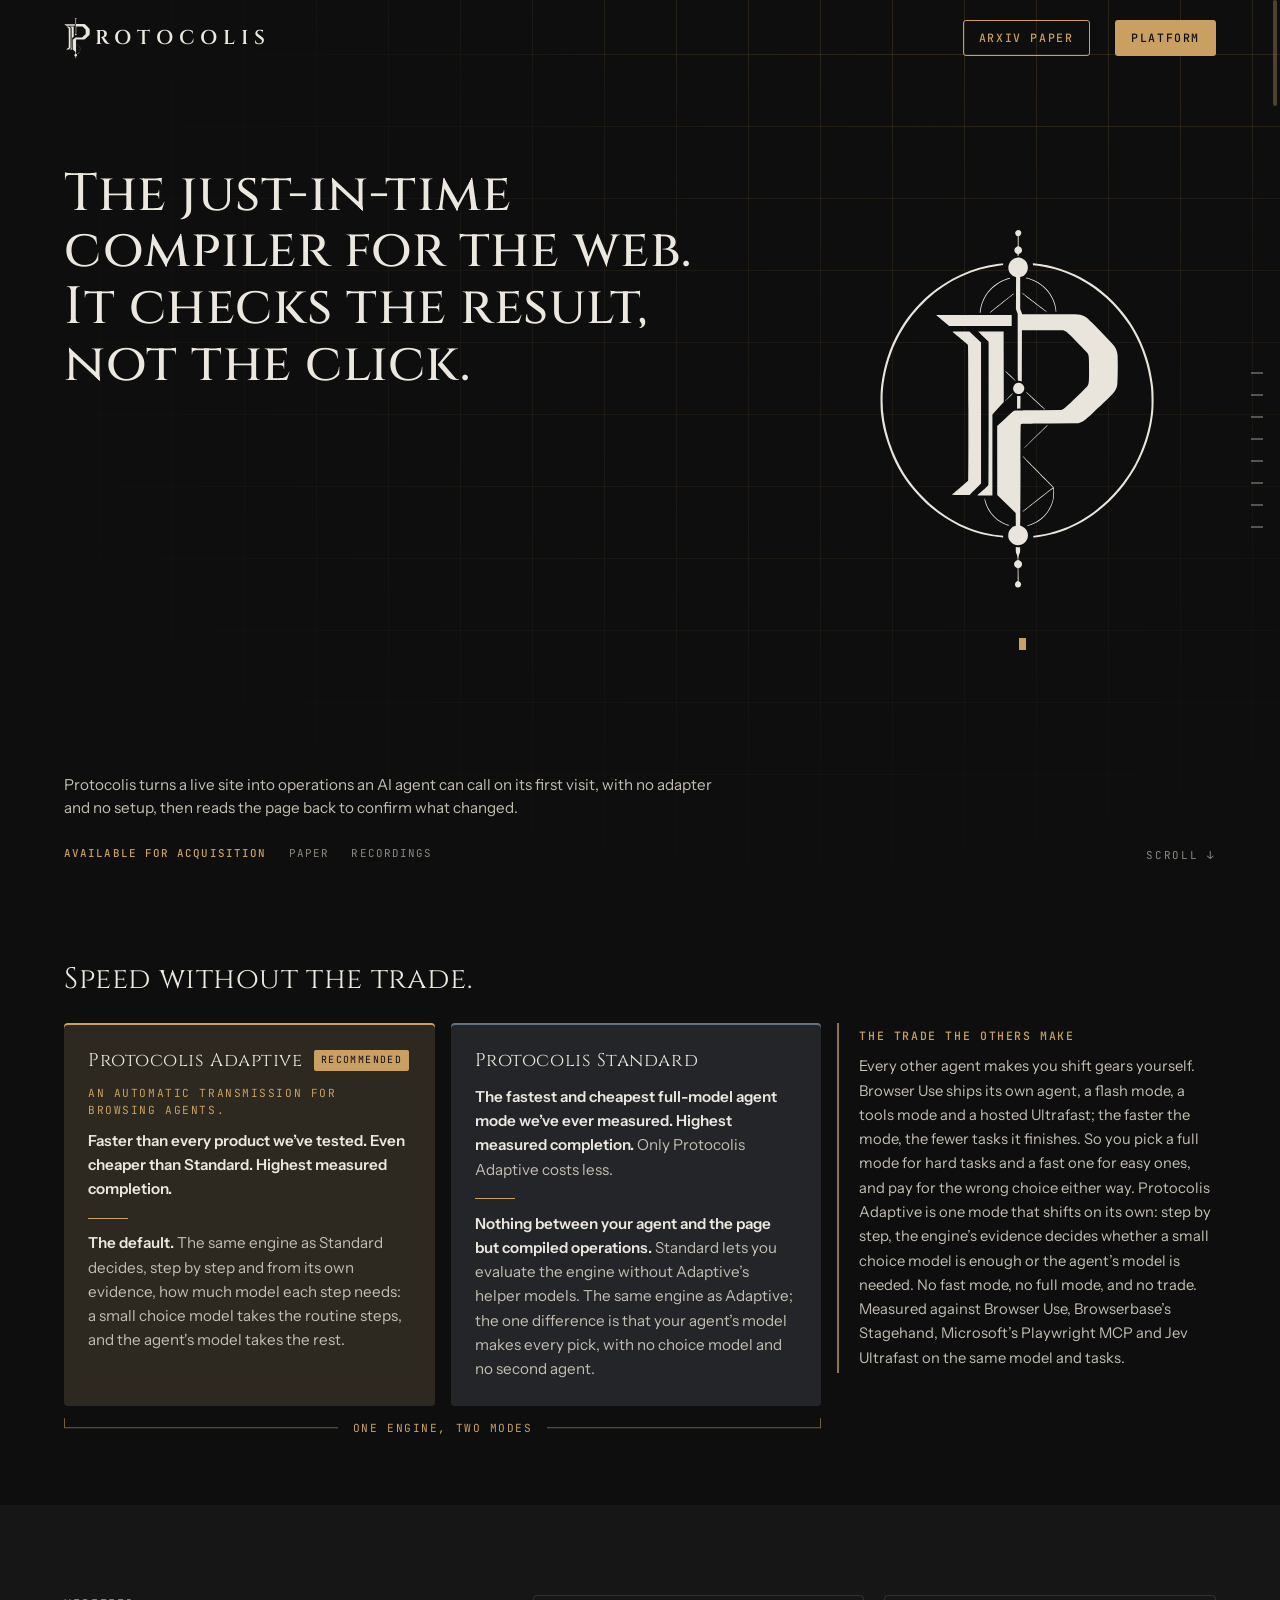
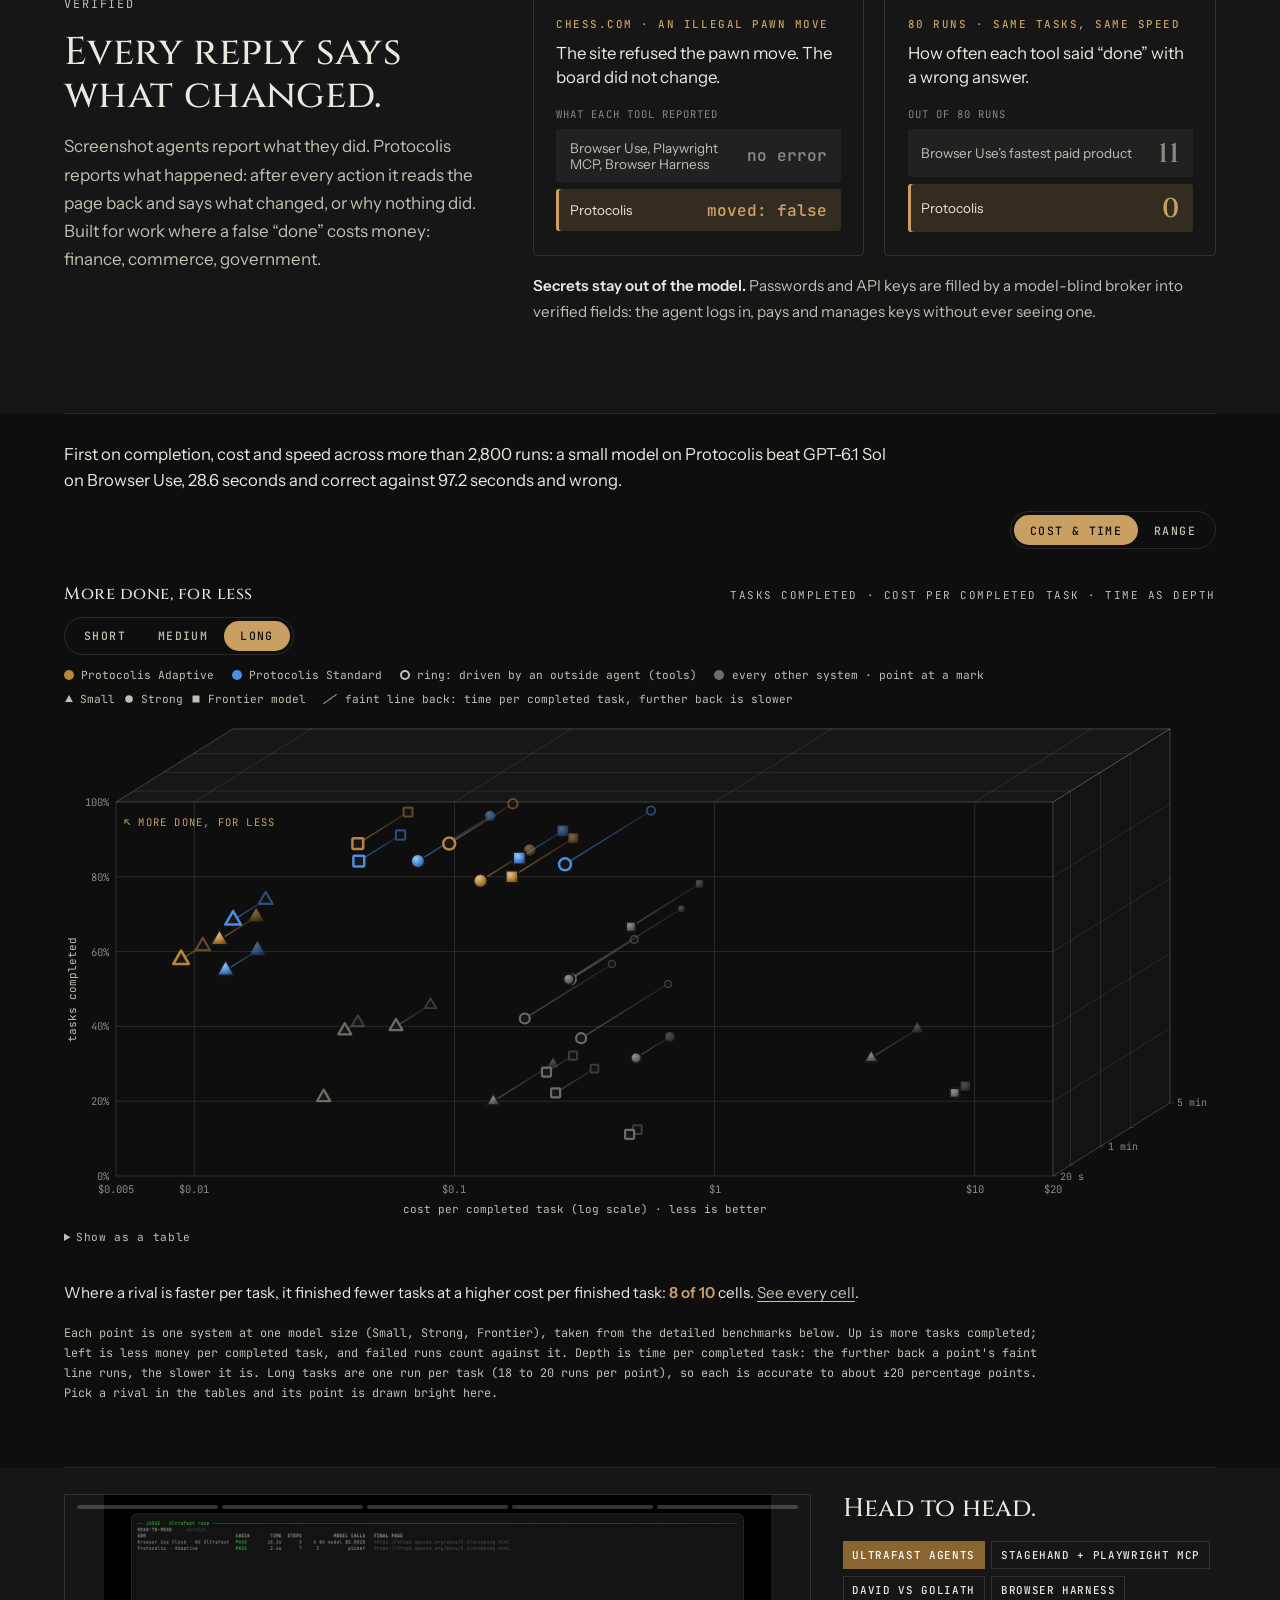
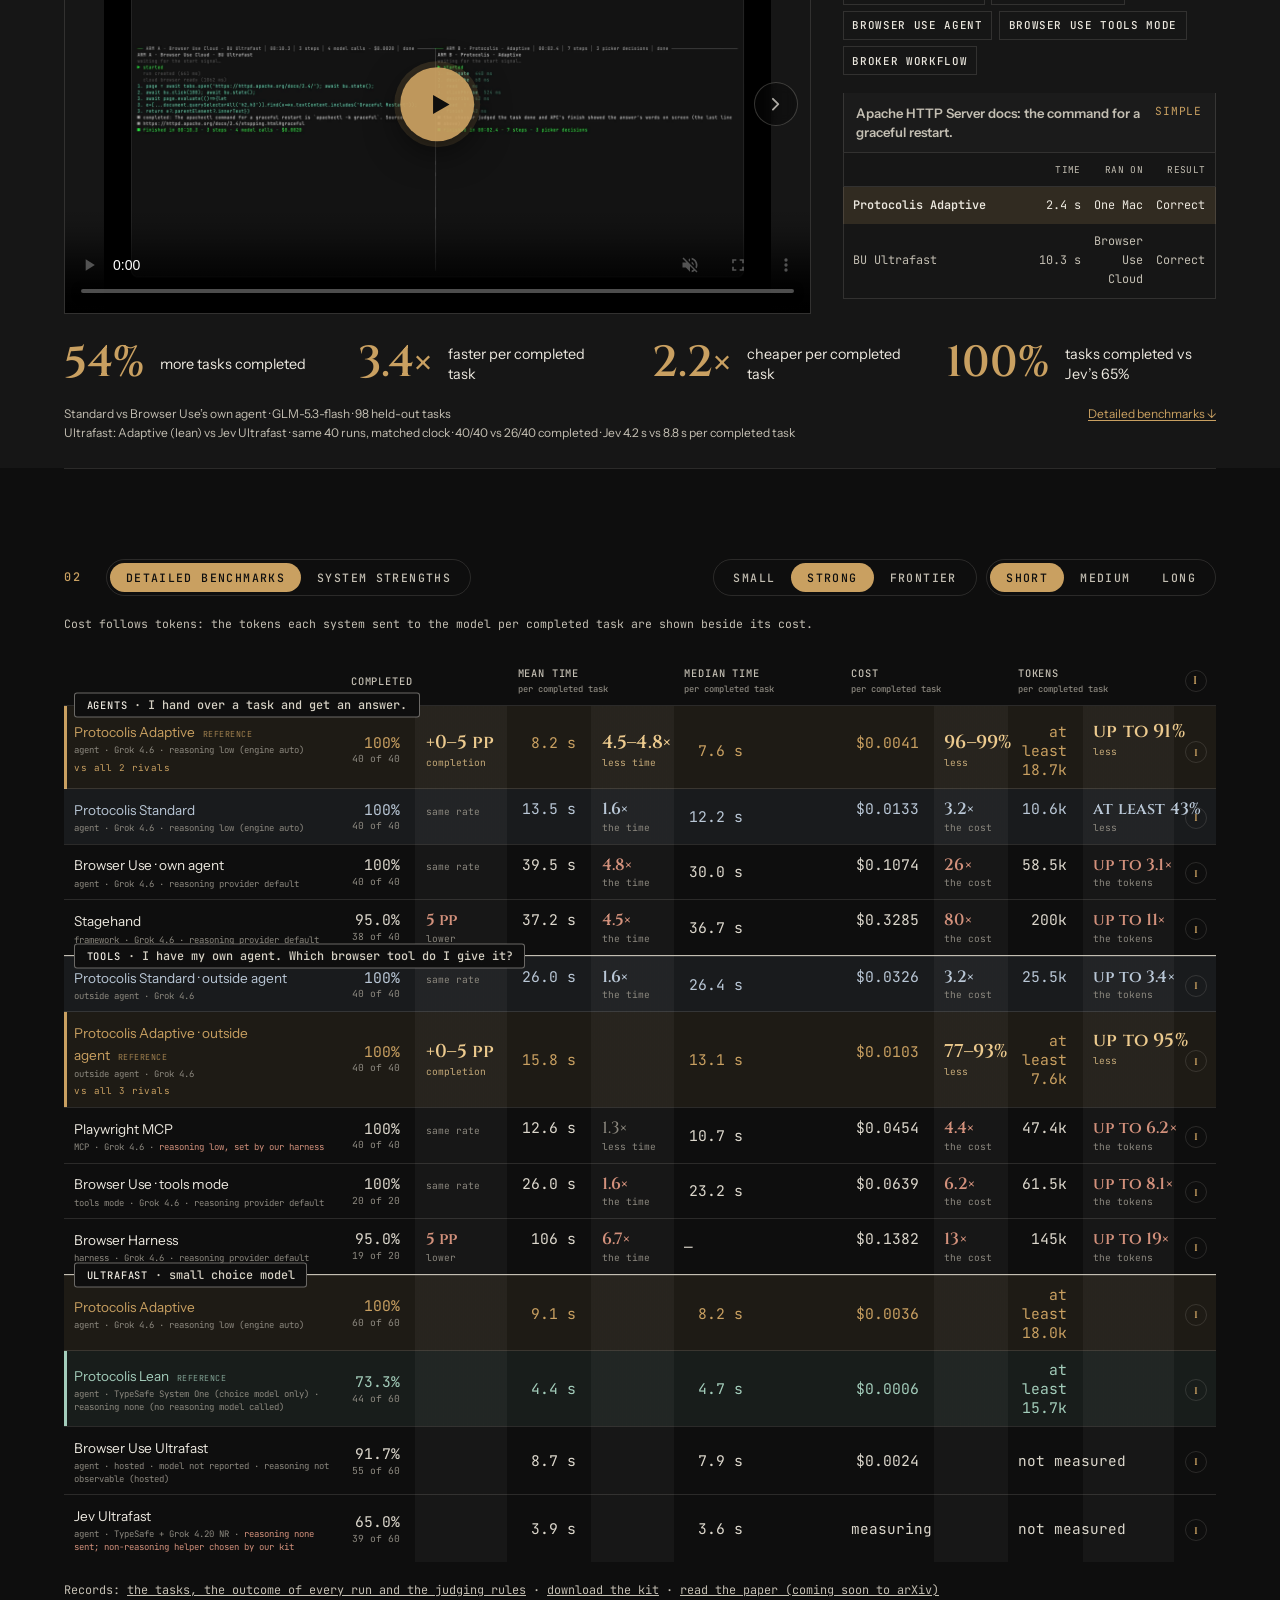
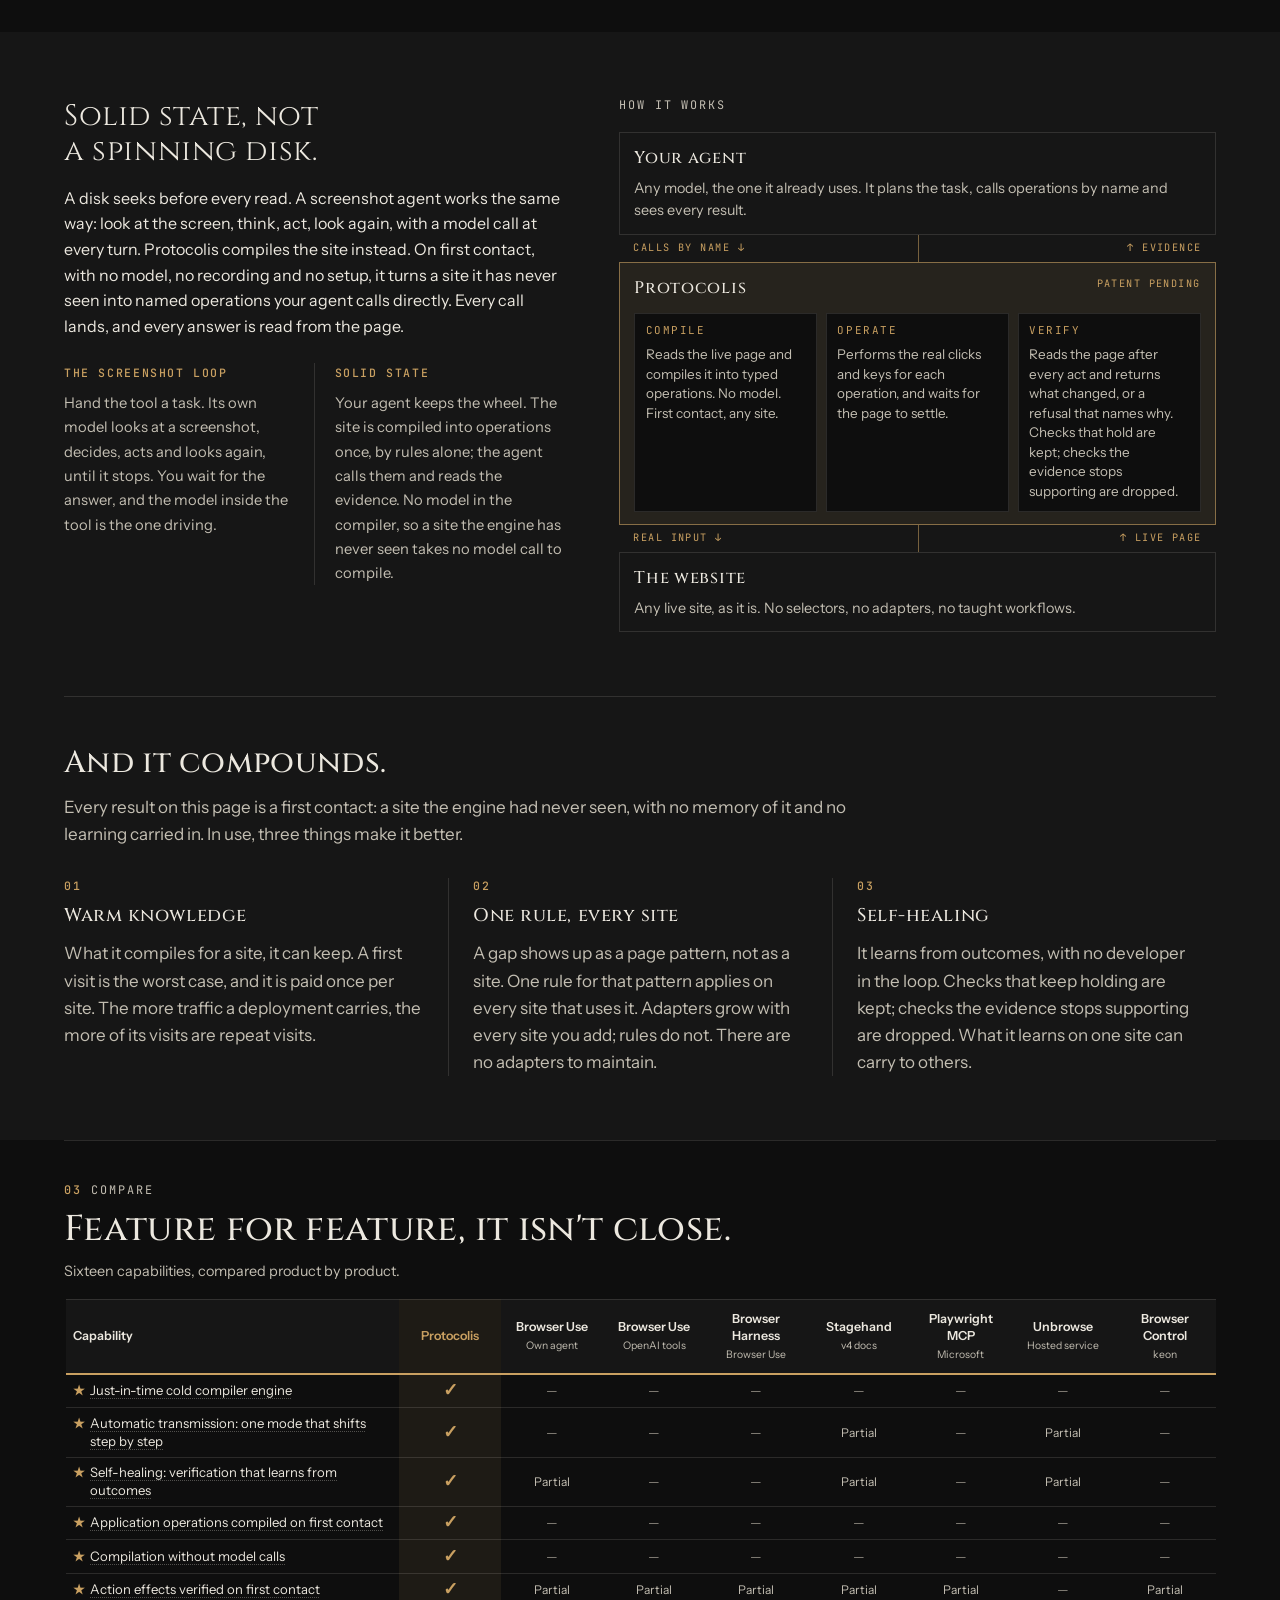
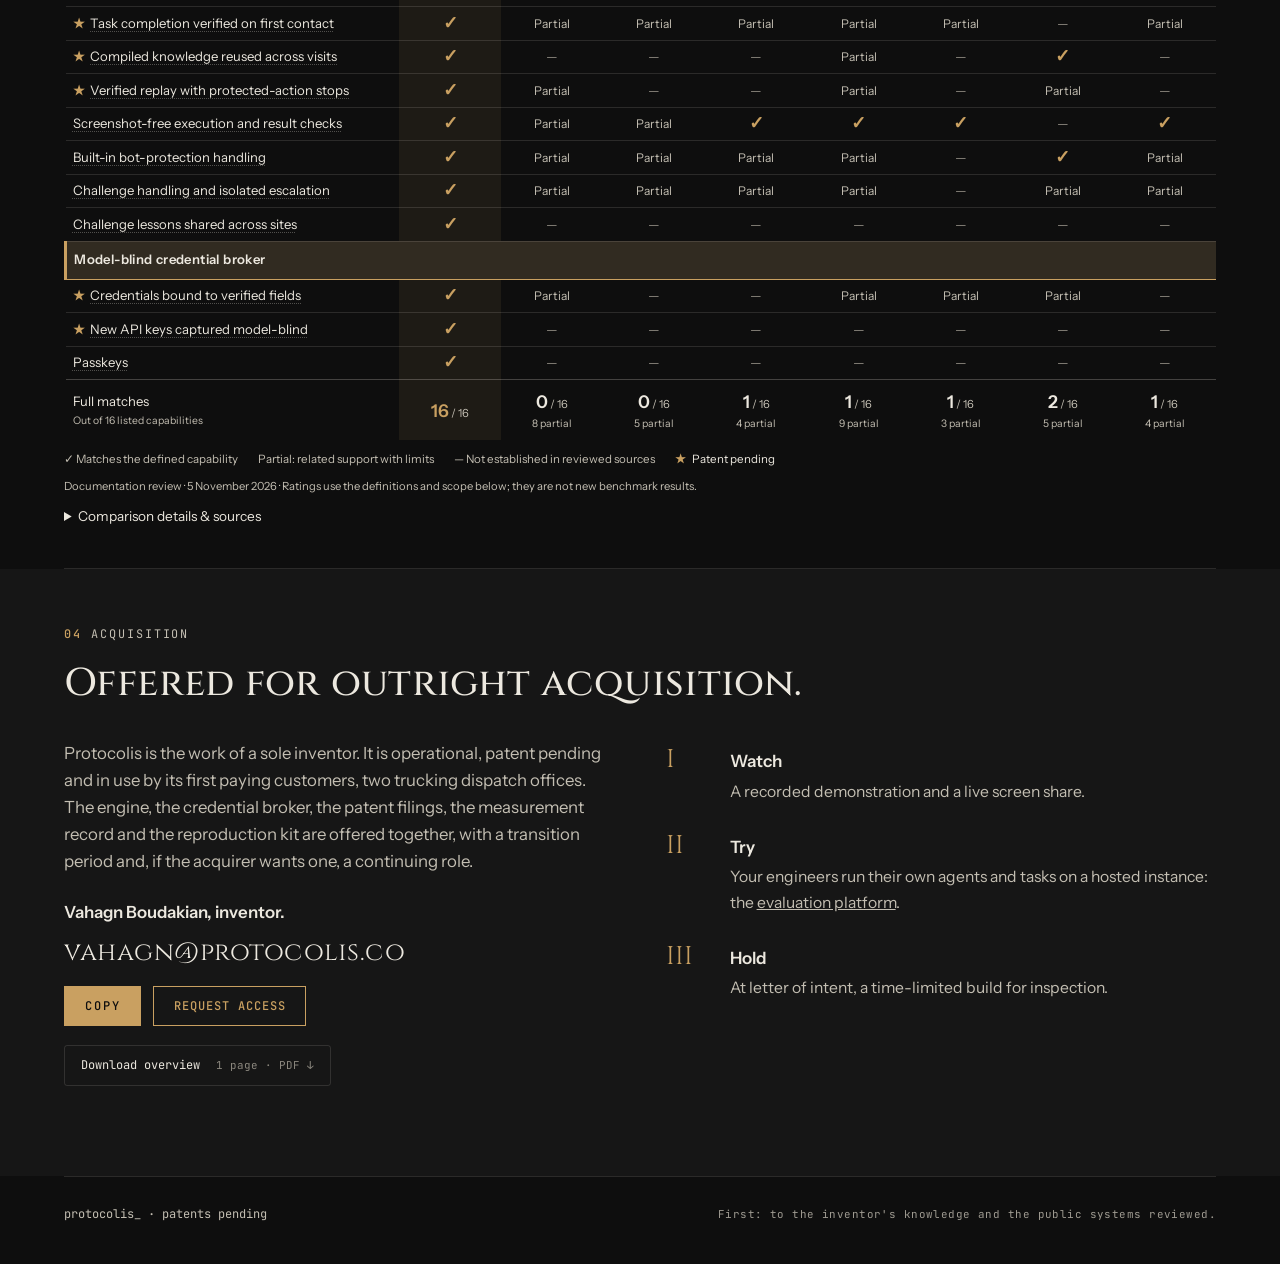
<file: index.html>
<!doctype html>
<html lang="en">
<head><script>/*THEME-SWITCH*/(function(){var SITE_THEME='dark';var DAY_START=12,DAY_END=19;var t=SITE_THEME;try{var q=new URLSearchParams(location.search).get('theme');if(q==='light'||q==='dark')t=q}catch(e){}if(t!=='light'&&t!=='dark'){var h=new Date().getHours();t=(h>=DAY_START&&h<DAY_END)?'light':'dark'}document.documentElement.setAttribute('data-theme',t)})()</script><style>/*NATIVE-PLAY-OFF: one play button on phones; the site draws its own (.vplay)*/.frame video::-webkit-media-controls-start-playback-button{display:none!important;-webkit-appearance:none}.frame video::-webkit-media-controls-overlay-play-button{display:none!important}</style><style>/*VERIFY-SEC*/.vr-sec .vr-grid{display:grid;grid-template-columns:1fr 1fr;gap:1.25rem;margin-top:1.6rem}@media(max-width:760px){.vr-sec .vr-grid{grid-template-columns:1fr}}.vr-card{border:1px solid var(--rule);border-radius:4px;padding:1.3rem 1.4rem 1.4rem;background:var(--bg-2)}.vr-k{font:500 .68rem var(--font-mono);letter-spacing:.14em;text-transform:uppercase;color:var(--accent)}.vr-what{margin:.65rem 0 1.1rem;color:var(--fg);font-size:1.05rem;line-height:1.45}.vr-cap{font:.66rem var(--font-mono);letter-spacing:.1em;text-transform:uppercase;color:var(--dim);margin-bottom:.5rem}.vr-rows{margin:0;display:grid;gap:.45rem}.vr-row{display:flex;justify-content:space-between;align-items:center;gap:1rem;padding:.65rem .85rem;border-radius:3px}.vr-row dt{font:.84rem var(--font-body);color:var(--fg-2)}.vr-row dd{margin:0;font:600 1rem var(--font-mono);white-space:nowrap}.vr-row dd code{font:inherit}.vr-row.them{background:color-mix(in srgb,var(--fg) 5%,transparent)}.vr-row.them dd{color:var(--dim)}.vr-row.us{background:color-mix(in srgb,var(--accent) 16%,transparent);box-shadow:inset 3px 0 var(--accent)}.vr-row.us dt{color:var(--fg)}.vr-row.us dd{color:var(--accent)}.vr-row dd.vr-big{font:600 1.7rem/1 var(--font-display)}.vr-broker{margin-top:1.3rem;color:var(--fg-2);max-width:62rem;line-height:1.65}.vr-broker b{color:var(--fg);font-weight:600}</style><style>/*VERIFY-BAND: full-width band like #demo/#how/#acquisition, plain label, heading left and proof right*/#modes{border-bottom:0!important}#verify{position:relative;isolation:isolate;margin-top:clamp(2.5rem,4vw,3.5rem)}#verify::before{content:"";position:absolute;z-index:-1;pointer-events:none;top:0;bottom:0;left:calc(-1 * max(var(--gut),env(safe-area-inset-left,0px)));right:calc(-1 * max(var(--gut),env(safe-area-inset-right,0px)));background:var(--bg-2)}#verify .vr-card{background:transparent}.vr-wrap{display:grid;grid-template-columns:minmax(0,1.15fr) minmax(0,1.85fr);gap:2.75rem;align-items:start}.vr-wrap .vr-grid{margin-top:0}.vr-head h2{margin-top:0}.vr-lede{color:var(--fg-2);line-height:1.65;margin-top:1rem}.vr-right .vr-broker{margin-top:1.1rem;font-size:.95rem}@media(max-width:1000px){.vr-wrap{grid-template-columns:1fr;gap:1.4rem}}</style><style>/*TOP-NO-RULE (owner, 18 Nov)*/.top{border-bottom:0!important}</style><style>/*HERO-SCREEN: the first screen hugs the window: headline top-left, one line + one button bottom-left, emblem right, scroll cue bottom-right*/.hero.hero-screen{position:relative;min-height:calc(100svh - 4.9rem);align-items:stretch;padding-block:clamp(1.75rem,5vh,3.5rem) clamp(1.75rem,4vh,3rem)}.hero-main{display:flex;flex-direction:column;justify-content:space-between;gap:2.5rem;min-width:0}.hero.hero-screen .hero-brand{align-self:center;padding-bottom:0}.hero.hero-screen .emblem{max-width:min(28rem,50svh)}.hero-line{font-size:clamp(1.05rem,1.35vw,1.28rem);line-height:1.55;color:var(--fg-2);max-width:44rem}.hero-actions{display:flex;align-items:center;gap:1.4rem;flex-wrap:wrap;margin-top:1.5rem}.hero-cta{font:500 .76rem var(--font-mono);letter-spacing:.14em;text-transform:uppercase;padding:.8rem 1.25rem;border-radius:3px;background:var(--accent);color:var(--accent-ink);text-decoration:none;white-space:nowrap;transition:filter .15s}.hero-cta:hover,.hero-cta:focus-visible{filter:brightness(1.12);outline:none}.hero-status{font:.68rem/1.7 var(--font-mono);letter-spacing:.1em;text-transform:uppercase;color:var(--dim);text-decoration:none}.hero-status b{color:var(--accent);font-weight:500}.hero-status:hover{color:var(--fg-2)}.hero-scroll{position:absolute;right:0;bottom:clamp(1.75rem,4vh,3rem);font:.68rem var(--font-mono);letter-spacing:.16em;text-transform:uppercase;color:var(--dim);text-decoration:none}.hero-scroll:hover{color:var(--accent)}.range-proof{font-size:clamp(1.02rem,1.3vw,1.2rem);line-height:1.55;color:var(--fg);max-width:52rem;margin:0 0 .25rem}@media (max-width:999px),(orientation:portrait){.hero.hero-screen{min-height:calc(100svh - 4.9rem);align-content:space-between;align-items:start;gap:2rem}.hero-main{gap:1.75rem}.hero-scroll{display:none}}@media (max-width:999px),(orientation:portrait){.hero h1 br.desk-br{display:none}}@media (min-width:1000px) and (orientation:landscape){.hero.hero-screen h1{font-size:clamp(2.3rem,4.3vw,4rem)}.hero.hero-screen h1.order-claim{font-size:clamp(2.2rem,4.1vw,3.8rem)}.hero.hero-screen .hero-main{padding-top:clamp(1rem,5vh,3.25rem)}.hero.hero-screen .hero-brand{transform:translateY(-5svh)}}@media (max-width:760px){.hero.hero-screen{padding-block:1.1rem 1.4rem;gap:1.1rem}.hero.hero-screen .emblem{width:min(34vw,8.75rem)}.hero.hero-screen .motto{margin-top:.55rem;font-size:.68rem;max-width:none}.hero-main{gap:1.1rem}.hero-actions{margin-top:1rem;gap:.9rem}}</style><style>/*GRID-TOP: the grid is a little stronger across the header and hero, and that emphasis fades out faster than the grid as you scroll (owner, 18 Nov)*/.grid-top{position:fixed;inset:0;z-index:-1;pointer-events:none;background-image:linear-gradient(color-mix(in srgb,var(--accent) 12%,transparent) 1px,transparent 1px),linear-gradient(90deg,color-mix(in srgb,var(--accent) 12%,transparent) 1px,transparent 1px);background-size:72px 72px;background-position:center center;-webkit-mask-image:radial-gradient(ellipse 110% 104px at 100% 0%,rgba(0,0,0,.8) 0,rgba(0,0,0,.45) 45%,rgba(0,0,0,.08) 85%,transparent 100%),radial-gradient(ellipse 62% 190px at 100% 0%,#000 0,#000 52%,transparent 100%),radial-gradient(ellipse 78% 72% at 94% 0%,rgba(0,0,0,.55) 0,rgba(0,0,0,.55) 20%,transparent 75%);mask-image:radial-gradient(ellipse 110% 104px at 100% 0%,rgba(0,0,0,.8) 0,rgba(0,0,0,.45) 45%,rgba(0,0,0,.08) 85%,transparent 100%),radial-gradient(ellipse 62% 190px at 100% 0%,#000 0,#000 52%,transparent 100%),radial-gradient(ellipse 78% 72% at 94% 0%,rgba(0,0,0,.55) 0,rgba(0,0,0,.55) 20%,transparent 75%);opacity:calc(1 - var(--hfade,0))}</style><style>/*GRID-DRIFT: the cursor-style glow, on its own: quick sweeps that appear, cross a stretch of grid and fade, then rest (owner, 19 Nov: fast and transient, not mouse-dependent)*/body::after{content:"";position:fixed;inset:0;z-index:-1;pointer-events:none;background-image:linear-gradient(color-mix(in srgb,var(--accent) 60%,transparent) 1px,transparent 1px),linear-gradient(90deg,color-mix(in srgb,var(--accent) 60%,transparent) 1px,transparent 1px);background-size:72px 72px;background-position:center center;-webkit-mask-image:radial-gradient(circle 150px at var(--mx,-999px) var(--my,-999px),#000,transparent 72%);mask-image:radial-gradient(circle 150px at var(--mx,-999px) var(--my,-999px),#000,transparent 72%);opacity:calc(var(--gl,0) * (1 - var(--gfade,0)))}</style><style>/*CLAIM-TIP: the hero claim line with its qualifier on hover, focus or tap (owner, 19 Nov)*/.hero-first{color:inherit;font-weight:inherit}.claim-tip{position:relative;cursor:help;text-decoration:underline dotted;text-decoration-color:color-mix(in srgb,var(--fg) 45%,transparent);text-underline-offset:.22em;outline:none}.claim-tip::after{content:attr(data-tip);position:absolute;left:50%;bottom:calc(100% + .55rem);transform:translate(-50%,4px);width:max-content;max-width:min(22rem,80vw);padding:.5rem .7rem;border:1px solid var(--rule);border-radius:3px;background:var(--bg-2);color:var(--fg-2);font:400 .72rem/1.45 var(--font-mono);letter-spacing:.02em;text-align:left;white-space:normal;opacity:0;pointer-events:none;transition:opacity .15s,transform .15s;z-index:20;box-shadow:0 6px 18px rgba(0,0,0,.35)}.claim-tip:hover::after,.claim-tip:focus-visible::after,.claim-tip.open::after{opacity:1;transform:translate(-50%,0)}@media (max-width:760px){.claim-tip::after{left:0;transform:translate(0,4px)}.claim-tip:hover::after,.claim-tip:focus-visible::after,.claim-tip.open::after{transform:translate(0,0)}}</style><style>/*FC-NO-PANEL: "More done, for less" sits on the page in both themes (owner, 18 Nov); label halos follow the page colour*/#range .fc-fig,#range .range-panel{background:transparent;--bg-2:var(--bg);padding-left:0;padding-right:0}</style><link rel="stylesheet" href="theme-light.css?v=1cdf99e9f2ed">
<link rel="stylesheet" href="benchmark-tasksets/benchmarks.css?v=6063d989c921">
<meta charset="utf-8">
<meta name="viewport" content="width=device-width, initial-scale=1, viewport-fit=cover">
<title>Protocolis: solid-state browsing for AI agents</title>
<meta name="description" content="The just-in-time compiler for the web. It checks the result, not the click. 3.4× faster per completed task than Browser Use, same model: a live site becomes typed, verified operations an agent calls on its first visit. Patent-pending, in production with paying customers, offered for acquisition.">
<meta property="og:type" content="website">
<meta property="og:site_name" content="Protocolis">
<meta property="og:url" content="https://protocolis.co/">
<meta property="og:title" content="The just-in-time compiler for the web. It checks the result, not the click.">
<meta property="og:description" content="3.4× faster per completed task than Browser Use, same model. The just-in-time web compiler for AI agents: patent-pending, in production with paying customers, offered for acquisition.">
<meta property="og:image" content="https://protocolis.co/media/og-card-v2.jpg">
<meta property="og:image:type" content="image/jpeg">
<meta property="og:image:width" content="1200">
<meta property="og:image:height" content="630">
<meta property="og:image:alt" content="Same task on Cambridge Dictionary: Protocolis on a small model, 28.6 s and correct; Browser Use on GPT-6.1 Sol, 97.2 s and failed.">
<meta name="twitter:card" content="summary_large_image">
<meta name="twitter:title" content="The just-in-time compiler for the web. It checks the result, not the click.">
<meta name="twitter:description" content="3.4× faster per completed task than Browser Use, same model. The just-in-time web compiler for AI agents: patent-pending, in production with paying customers, offered for acquisition.">
<meta name="twitter:image" content="https://protocolis.co/media/og-card-v2.jpg">
<link rel="icon" type="image/svg+xml" href="glyph.svg">
<link rel="preconnect" href="https://fonts.googleapis.com">
<link rel="stylesheet" href="https://fonts.googleapis.com/css2?family=Cinzel:wght@500;600;700&family=Instrument+Sans:wght@400;500;600&family=JetBrains+Mono:wght@400;500&display=swap">
<style>
/* Layout: full-bleed sections on one fluid gutter; a label rail on the left of each section on desktop; no boxes except the comparison table. Basalt, marble, bronze. */
:root{
  --bg:#0e0e0e;
  --bg-2:#161616;
  --fg:#ece8df;
  --fg-2:#c3beb2;
  --dim:#8c887f;
  --rule:rgba(236,232,223,.13);
  --accent:#c9a061;
  --accent-ink:#0e0e0e;
  --accent-wash:rgba(201,160,97,.09);
  --gut:clamp(16px,5vw,96px);
  --font-display:"Cinzel",Georgia,serif;
  --font-body:"Instrument Sans","Helvetica Neue",Arial,sans-serif;
  --font-mono:"JetBrains Mono",ui-monospace,Menlo,monospace;
  color-scheme:dark;
}
*{box-sizing:border-box}
html{background:var(--bg);-webkit-text-size-adjust:100%;scroll-behavior:smooth}
body{margin:0;background:var(--bg);color:var(--fg);font-family:var(--font-body);font-size:17px;line-height:1.6;
  padding-left:max(var(--gut),env(safe-area-inset-left,0px));padding-right:max(var(--gut),env(safe-area-inset-right,0px))}
a{color:inherit}
h1,h2,h3{margin:0;font-weight:500;text-wrap:balance}
p{margin:0}
.mono{font-family:var(--font-mono)}

/* top bar */
.top{display:flex;align-items:center;justify-content:space-between;gap:1.5rem;flex-wrap:wrap;padding-block:1.1rem;border-bottom:1px solid var(--rule)}
.brand{display:flex;align-items:center;gap:.3rem;text-decoration:none}
.brand img{height:2.6rem;width:auto;display:block}
.brand b{font-family:var(--font-display);font-weight:600;letter-spacing:.3em;font-size:1.25rem;text-transform:uppercase;line-height:1}
.top nav{display:flex;gap:1.75rem;flex-wrap:wrap;font-family:var(--font-mono);font-size:.78rem;color:var(--fg-2)}
.top nav a{text-decoration:none;letter-spacing:.05em}
.top nav a:hover,.top nav a:focus-visible{color:var(--accent)}

/* hero */
.hero{display:grid;grid-template-columns:minmax(0,7fr) minmax(0,4fr);gap:clamp(2rem,5vw,6rem);align-items:center;padding-block:clamp(1.25rem,2.5vw,2.25rem) clamp(3rem,6vw,5.5rem)}
.motto{font-family:var(--font-mono);font-size:.8rem;letter-spacing:.18em;text-transform:uppercase;color:var(--accent);margin-top:1.25rem;text-align:center;text-wrap:balance;max-width:72%;margin-inline:auto}
.motto.typing{text-wrap:initial;white-space:pre-line}.motto .cur{display:inline-block;width:0;height:.95em;position:relative;vertical-align:-.12em;animation:cur-blink .9s steps(2,start) infinite}.motto .cur::after{content:'';position:absolute;left:.1em;top:0;width:.5em;height:100%;background:var(--accent)}@keyframes cur-blink{to{visibility:hidden}}
.hero h1{font-family:var(--font-display);font-size:clamp(2.266rem,5.15vw,4.738rem);line-height:1.08;letter-spacing:.01em}
.hero h1 .keep-together{white-space:nowrap}
.architecture-heading{font-family:var(--font-display);font-weight:500;letter-spacing:normal;font-size:clamp(1.05rem,1.3vw,1.25rem);line-height:1.4;margin-top:1.25rem;text-wrap:balance}
.architecture-heading + .lede{margin-top:1rem}
.lede{font-size:clamp(.97rem,1.2vw,1.15rem);color:var(--fg-2);margin-top:3rem;max-width:44rem}
.chips{display:flex;gap:.5rem;flex-wrap:wrap;margin-top:2.25rem}
.chip{font-family:var(--font-mono);font-size:.72rem;letter-spacing:.06em;text-transform:uppercase;border:1px solid var(--rule);padding:.4rem .7rem}
footer .fk{margin-left:auto;max-width:38rem;text-align:right;font-family:var(--font-mono);font-size:.68rem;letter-spacing:.04em;color:var(--fg-2);opacity:.8}
.chip.on{border-color:var(--accent);color:var(--accent)}
/* A brief light sweep begins after the hero motto finishes typing. */
.chip.acquisition-status{position:relative;overflow:hidden;isolation:isolate}
.chip.acquisition-status::after{content:"";position:absolute;pointer-events:none;inset:-40% auto -40% 0;width:40%;background:linear-gradient(90deg,transparent,rgba(236,232,223,.18),rgba(201,160,97,.1),transparent);transform:translateX(-160%) skewX(-20deg);opacity:0}
.chip.acquisition-status.is-glimmering::after{animation:acquisition-glimmer 6s ease-in-out infinite}
@keyframes acquisition-glimmer{0%{transform:translateX(-160%) skewX(-20deg);opacity:0}3%{opacity:1}20%{transform:translateX(350%) skewX(-20deg);opacity:0}100%{transform:translateX(350%) skewX(-20deg);opacity:0}}
@media(prefers-reduced-motion:reduce){.chip.acquisition-status.is-glimmering::after{animation:none}}

.chip.patent-status{border-color:rgba(236,232,223,.6)}
a.chip{color:inherit;text-decoration:none;transition:background-color .2s,color .2s,border-color .2s}
a.chip.on:hover,a.chip.on:focus-visible{background:var(--accent);color:#fff}
/* White would vanish on the cream fill, so the patent badge inverts to the page colour. */
a.chip.patent-status:hover,a.chip.patent-status:focus-visible{background:rgb(236,232,223);border-color:rgb(236,232,223);color:var(--bg)}
.chip.customers{border-color:rgba(236,232,223,.6)}
.chip.customers:hover,a.chip.customers:focus-visible{background:rgb(236,232,223);border-color:rgb(236,232,223);color:var(--bg)}
.hero-brand{width:100%;max-width:30rem;justify-self:center}
.emblem{position:relative;width:100%;max-width:30rem;aspect-ratio:1;margin-inline:auto;display:block;overflow:hidden}
.emblem-still{display:block;width:100%;height:100%;position:relative;z-index:1}



/* stat band: headline + two bars drawn to scale */
.stats{display:grid;grid-template-columns:repeat(5,minmax(0,1fr));border-top:1px solid var(--rule);border-bottom:1px solid var(--rule)}
.stat{padding:2.2rem 1.75rem 2.4rem 0;min-width:0;display:flex;flex-direction:column;gap:1.1rem}
.stat+.stat{padding-left:1.75rem;border-left:1px solid var(--rule)}
.stat .n{font-family:var(--font-display);font-weight:600;font-size:clamp(2.6rem,4.6vw,4.4rem);line-height:.95;color:var(--accent);font-variant-numeric:tabular-nums;letter-spacing:-.01em}
.stat .n small{display:block;font-size:.36em;color:var(--fg);font-weight:500;letter-spacing:.02em;margin-top:.5rem}
.bars{display:grid;gap:.55rem}
.bar{display:grid;grid-template-columns:6.2rem 1fr;gap:.7rem;align-items:center;font-family:var(--font-mono);font-size:.72rem;color:var(--fg-2)}
.bar .track{position:relative;height:1.35rem}
.bar .fill{position:absolute;inset:0 auto 0 0;background:var(--dim);opacity:.55}
.bar.us .fill{background:var(--accent);opacity:1}
.bar .val{position:absolute;top:50%;transform:translateY(-50%);left:calc(var(--w) + .5rem);white-space:nowrap;color:var(--fg);font-variant-numeric:tabular-nums}
.bar.full .val{left:auto;right:.45rem;color:var(--accent-ink)}
.bar.full:not(.us) .val{color:var(--fg)}
.stat .lab{font-family:var(--font-mono);font-size:.68rem;letter-spacing:.18em;text-transform:uppercase;color:var(--accent)}
.stat .c{font-family:var(--font-mono);font-size:.68rem;letter-spacing:.06em;color:var(--fg-2);text-transform:uppercase;margin-top:auto}
/* sections */
.sec{padding-block:clamp(3.5rem,7vw,6.5rem);border-bottom:1px solid var(--rule)}
.rail{font-family:var(--font-mono);font-size:.74rem;letter-spacing:.16em;text-transform:uppercase;color:var(--fg-2);margin-bottom:1.1rem}
.rail b{color:var(--accent);font-weight:500;margin-right:.6rem}
.sec h2{font-family:var(--font-display);font-size:clamp(1.9rem,3.6vw,3.3rem);line-height:1.1;letter-spacing:.01em}
.sub{color:var(--fg-2);font-size:1.08rem;margin-top:1.1rem;max-width:52rem}
.head{display:grid;grid-template-columns:minmax(0,1.1fr) minmax(0,1fr);gap:1rem clamp(2rem,5vw,6rem);align-items:end;margin-bottom:.5rem}
.head .rail{grid-column:1/-1;margin-bottom:.2rem}
.head .sub{font-size:.92rem;line-height:1.55;margin:0;max-width:36rem;justify-self:end}
.head .sub+.sub{grid-column:2;margin-top:.75rem}
@media (max-width:760px){.head{grid-template-columns:minmax(0,1fr)}.head .sub{justify-self:start}.head .sub+.sub{grid-column:auto}}

/* comparison table */
.vs{width:100%;border-collapse:separate;border-spacing:0;margin-top:2.75rem;font-size:.98rem}
.vs-wrap{overflow-x:auto}
.vs th,.vs td{padding:1rem 1.1rem;border-bottom:1px solid var(--rule);text-align:left;vertical-align:middle}
.vs thead th{font-family:var(--font-mono);font-size:.72rem;letter-spacing:.14em;text-transform:uppercase;color:var(--fg-2);font-weight:500;padding-block:1.1rem;border-bottom:1px solid var(--fg-2)}
.vs thead th.us{color:var(--accent-ink);background:var(--accent);font-weight:600;text-align:center}
.vs tbody th{font-weight:500;font-size:1.02rem;min-width:16rem}
.vs td{color:var(--dim);font-size:.88rem;width:22%;min-width:11rem}
.vs td.us{background:var(--accent-wash);width:11%;min-width:7rem;text-align:center;border-left:1px solid var(--accent);border-right:1px solid var(--accent)}
.vs tbody tr:last-child td.us{border-bottom:1px solid var(--accent)}
.vs tfoot td,.vs tfoot th{border-bottom:0;padding-top:1.4rem}
.vs tfoot th{font-family:var(--font-mono);font-size:.72rem;letter-spacing:.14em;text-transform:uppercase;color:var(--fg-2);font-weight:500}
.vs tfoot td{white-space:nowrap;font-family:var(--font-display);font-size:1.6rem;color:var(--dim);font-variant-numeric:tabular-nums}
.vs tfoot td small{display:block;font-family:var(--font-mono);font-size:.66rem;letter-spacing:.06em;color:var(--dim);margin-top:.2rem;text-transform:uppercase}
.vs tfoot td.us{color:var(--accent);background:none;border:0;text-align:center}
.vs tr.grp th,.vs tr.grp td{padding:1.5rem 1.1rem .75rem;border-bottom:1px solid var(--accent);border-top:1px solid var(--rule);vertical-align:bottom}
.vs tr.grp th{font-family:var(--font-display);font-size:1.25rem;letter-spacing:.05em;color:var(--fg);font-weight:600}
.vs tr.grp th span{display:block;color:var(--fg-2);letter-spacing:0;font-family:var(--font-body);font-size:.88rem;font-weight:400;margin-top:.3rem}
.vs tr.grp td.us{font-family:var(--font-mono);font-size:.66rem;letter-spacing:.14em;text-transform:uppercase;color:var(--accent)}
.vs tr.grp:first-child th,.vs tr.grp:first-child td{border-top:0;padding-top:1.1rem}
.vs tr.grp th,.vs tr.grp td:not(.us){background:var(--bg-2)}
.vs tr.grp th{border-left:3px solid var(--accent)}
.vs tbody tr:not(.grp) th{position:relative;padding-left:2.6rem;font-weight:400}
.vs tbody tr:not(.grp) th::before{content:"";position:absolute;left:1.15rem;top:0;bottom:0;width:1px;background:var(--accent);opacity:.45}
.vs tbody tr:not(.grp) th::after{content:"";position:absolute;left:1.15rem;top:50%;width:.75rem;height:1px;background:var(--accent);opacity:.45}
.vs tbody tr.last-in-grp th::before{bottom:50%}
.gk{display:inline-flex;flex-direction:column;align-items:center;gap:.45rem}
.gk small{font-family:var(--font-mono);font-size:.62rem;letter-spacing:.14em;text-transform:uppercase;color:var(--accent)}
.vs tr.grp td:not(.us){vertical-align:middle}
.ok{display:inline-grid;place-items:center;width:1.9rem;height:1.9rem;border-radius:50%;background:var(--accent)}
.ok svg{width:1rem;height:1rem;stroke:var(--accent-ink);stroke-width:3;fill:none}
.no{display:inline-flex;align-items:center;gap:.55rem;color:var(--dim)}
.no svg{width:.85rem;height:.85rem;stroke:var(--dim);stroke-width:2;fill:none;flex:none}
.part{display:inline-flex;align-items:flex-start;gap:.55rem;color:var(--dim)}
.part i{flex:none;width:.85rem;height:.85rem;border:1.5px solid var(--dim);border-radius:50%;background:linear-gradient(90deg,var(--dim) 50%,transparent 50%);margin-top:.2rem}
.legend{display:flex;gap:1.5rem;flex-wrap:wrap;margin-top:1.25rem;font-family:var(--font-mono);font-size:.7rem;letter-spacing:.06em;color:var(--fg-2);text-transform:uppercase}
.legend span{display:inline-flex;align-items:center;gap:.5rem}

/* measured grid */
.meas{display:grid;grid-template-columns:repeat(4,minmax(0,1fr));gap:0;margin-top:2.75rem;border-top:1px solid var(--rule)}
.m{padding:1.6rem 1.5rem 0 0;min-width:0}
.m+.m{padding-left:1.5rem;border-left:1px solid var(--rule)}
.m .who{font-family:var(--font-mono);font-size:.7rem;letter-spacing:.1em;text-transform:uppercase;color:var(--fg-2)}
.m .who b{display:block;color:var(--fg);font-weight:500;margin-bottom:.2rem}
.m dl{display:grid;grid-template-columns:1fr auto;gap:.5rem 1rem;margin:1.1rem 0 0;font-size:.95rem}
.m dt{color:var(--fg-2)}
.m dd{margin:0;font-family:var(--font-mono);font-variant-numeric:tabular-nums;color:var(--accent);text-align:right}
.m dd span{color:var(--fg-2)}
.note{font-family:var(--font-mono);font-size:.74rem;color:var(--fg-2);margin-top:2.25rem;max-width:62rem;line-height:1.7}
.lead-note{font-family:var(--font-body,inherit);font-size:clamp(.95rem,1.1vw,1.05rem);color:var(--fg-2);margin-top:1rem}.lead-note b{color:var(--fg)}
.modes-sec{padding-block:clamp(2.75rem,5vw,4.5rem)}.sec.modes-sec h2{font-family:var(--font-body);font-size:clamp(1.15rem,1.5vw,1.35rem);font-weight:500;line-height:1.4;letter-spacing:normal}.modes-sec .lead-note{margin-top:1.1rem}
.modes-row{margin-top:1.6rem;display:grid;grid-template-columns:minmax(0,2fr) minmax(0,1fr);gap:1rem;align-items:stretch}.modes-why{margin:0;padding:.2rem 0 .2rem 1.25rem;border-left:2px solid color-mix(in srgb,var(--accent) 70%,transparent);color:var(--fg-2);font-size:clamp(.92rem,1vw,1rem);line-height:1.65;align-self:start}.modes-why h3{font-family:var(--font-mono);font-size:.72rem;font-weight:500;letter-spacing:.14em;text-transform:uppercase;color:var(--accent);margin:0 0 .55rem}.modes-why p{margin:0}.modes{margin:0;display:grid;grid-template-columns:1fr 1fr;gap:1rem}@media (max-width:1000px){.modes-row{grid-template-columns:minmax(0,1fr)}}.modes>div{padding:1.4rem 1.5rem 1.5rem;border-radius:4px;background:var(--bg-2)}.modes>.m-adaptive{background:color-mix(in srgb,var(--accent) 13%,var(--bg-2));box-shadow:inset 0 2px 0 var(--accent)}.modes dt{font-family:var(--font-display);font-size:1.15rem;letter-spacing:.03em;color:var(--fg);display:flex;align-items:center;gap:.7rem;flex-wrap:wrap;margin-bottom:.6rem}.modes dt .rec{font-family:var(--font-mono);font-size:.62rem;letter-spacing:.14em;text-transform:uppercase;color:var(--bg);background:var(--accent);padding:.15rem .45rem;border-radius:2px}.modes dd b{color:var(--fg);font-weight:600}.modes .mode-detail{display:block;margin-top:1rem;padding-top:.85rem;position:relative;font-family:var(--font-body);font-style:normal;font-size:1em;color:var(--fg-2);font-weight:400;line-height:1.6}.modes .mode-detail::before{content:"";position:absolute;top:0;left:0;width:2.5rem;height:1px;background:var(--accent)}.modes dd{margin:0;color:var(--fg-2);font-size:clamp(.95rem,1.05vw,1.02rem);line-height:1.6}@media (max-width:760px){.modes{grid-template-columns:minmax(0,1fr)}.modes>div{padding:1.1rem 1.1rem 1.2rem}}
.soon{font-family:var(--font-mono);font-size:.72rem;color:var(--fg-2);margin-top:1rem;display:flex;gap:.7rem;align-items:baseline;flex-wrap:wrap}.soon span{color:var(--accent);border:1px solid var(--accent);padding:.1rem .45rem;letter-spacing:.14em;text-transform:uppercase;font-size:.64rem}

/* measured matrix */
.mx-wrap{overflow-x:auto;margin-top:2.75rem}
.mx{display:grid;grid-template-columns:11rem minmax(18rem,1fr) minmax(18rem,1fr);border-top:1px solid var(--rule);min-width:44rem}
.mx-corner{border-bottom:1px solid var(--fg-2)}
.mx-col{padding:1.1rem 1.25rem;border-bottom:1px solid var(--fg-2);border-left:1px solid var(--rule)}
.mx-col b,.mx-row b{display:block;font-family:var(--font-display);font-size:1.05rem;font-weight:600;letter-spacing:.03em;color:var(--fg)}
.mx-col span,.mx-row span{display:block;font-family:var(--font-mono);font-size:.68rem;letter-spacing:.06em;color:var(--fg-2);margin-top:.35rem;text-transform:uppercase}
.mx-row{padding:1.6rem 1rem 1.6rem 1rem;border-bottom:1px solid var(--rule);border-left:3px solid var(--accent);background:var(--bg-2)}
.cell{padding:1.5rem 1.25rem;border-bottom:1px solid var(--rule);border-left:1px solid var(--rule);display:grid;gap:.8rem;align-content:start}
.mb{display:grid;grid-template-columns:5.2rem 1fr 7.5rem;gap:.8rem;align-items:center}
.mb .k{font-family:var(--font-mono);font-size:.7rem;letter-spacing:.1em;text-transform:uppercase;color:var(--fg-2)}
.mb .tr{display:grid;gap:.25rem}
.mb .tr i{display:block;height:.55rem;background:var(--dim);opacity:.55}
.mb .tr i.us{background:var(--accent);opacity:1}
.mb .v{font-family:var(--font-mono);font-size:.82rem;color:var(--fg-2);font-variant-numeric:tabular-nums;white-space:nowrap}
.mb .v b{color:var(--accent);font-weight:500;font-size:.95rem}
.cell .n{font-family:var(--font-mono);font-size:.66rem;letter-spacing:.04em;color:var(--dim);line-height:1.6;margin-top:.4rem}
.cell.pending{align-content:center}
.cell .pend{font-family:var(--font-mono);font-size:.76rem;color:var(--fg-2);line-height:1.7;max-width:26rem}
.mx-legend{display:flex;gap:1.5rem;flex-wrap:wrap;margin-top:1.1rem;font-family:var(--font-mono);font-size:.68rem;letter-spacing:.06em;color:var(--fg-2);text-transform:uppercase}
.mx-legend span{display:inline-flex;align-items:center;gap:.5rem}
.mx-legend i{display:inline-block;width:1.4rem;height:.5rem;background:var(--dim);opacity:.55}
.mx-legend i.us{background:var(--accent);opacity:1}
.fb-wrap{margin-top:1.4rem;border-top:1px solid var(--fg-2)}
.fb{display:grid;grid-template-columns:repeat(3,minmax(0,1fr))}
.fb-col{padding:1.3rem 1.25rem 1.5rem 0;border-bottom:1px solid var(--rule);display:grid;gap:.6rem;align-content:start;min-width:0}
.fb-col+.fb-col{padding-left:1.25rem;border-left:1px solid var(--rule)}
.fb-col>b{font-family:var(--font-display);font-size:1.05rem;font-weight:600;letter-spacing:.03em;color:var(--fg);margin-bottom:.5rem}
.fb-col>b small{display:block;font-family:var(--font-mono);font-size:.66rem;letter-spacing:.06em;color:var(--fg-2);text-transform:uppercase;margin-top:.3rem;font-weight:500}
.fb .bar{grid-template-columns:9.9rem 1fr}
.fb .bar.us.s .fill{opacity:.55}
.mx-legend i.us.s{opacity:.55}
@media (max-width:760px){.fb{grid-template-columns:minmax(0,1fr)}.fb-col{padding-right:0}.fb-col+.fb-col{padding-left:0;border-left:0}.fb .bar{grid-template-columns:7.2rem 1fr}}
.pop{display:grid;grid-template-columns:repeat(3,minmax(0,1fr));margin-top:1.4rem;border-top:1px solid var(--fg-2);border-bottom:1px solid var(--rule)}
.pop>div{padding:1.5rem 1.25rem 1.6rem 0;min-width:0}
.pop>div+div{padding-left:1.25rem;border-left:1px solid var(--rule)}
.pop .n{font-family:var(--font-display);font-weight:600;font-size:clamp(2.4rem,4.2vw,3.8rem);line-height:.95;color:var(--accent);font-variant-numeric:tabular-nums;letter-spacing:-.01em}
.pop .n small{display:block;font-size:.34em;color:var(--fg);font-weight:500;letter-spacing:.02em;margin-top:.5rem;line-height:1.3}
.pop .c{font-family:var(--font-mono);font-size:.66rem;letter-spacing:.06em;color:var(--fg-2);text-transform:uppercase;margin-top:.8rem}
@media (max-width:760px){.pop{grid-template-columns:minmax(0,1fr)}.pop>div{padding-right:0}.pop>div+div{padding-left:0;border-left:0;border-top:1px solid var(--rule)}}
.fb-h{font-family:var(--font-display);font-size:1.15rem;font-weight:600;letter-spacing:.02em;margin-top:2.6rem}
.cx-h{font-family:var(--font-display);font-size:clamp(1.3rem,2.2vw,1.8rem);margin-top:3.5rem;letter-spacing:.02em}
.cx-wrap{overflow-x:auto}
.cx{width:100%;border-collapse:collapse;margin-top:1.4rem;min-width:36rem}
.cx th,.cx td{padding:.9rem 1.1rem;border-bottom:1px solid var(--rule);text-align:left;vertical-align:middle}
.cx thead th{font-family:var(--font-mono);font-size:.7rem;letter-spacing:.14em;text-transform:uppercase;color:var(--fg-2);font-weight:500;border-bottom:1px solid var(--fg-2)}
.cx thead th:not(:first-child),.cx td{text-align:center}
.cx tbody th{font-weight:400;font-size:.95rem}
.cx tbody th span{display:block;font-family:var(--font-mono);font-size:.64rem;letter-spacing:.06em;text-transform:uppercase;color:var(--dim);margin-top:.2rem}
.cx td{font-family:var(--font-mono);font-size:.88rem;color:var(--fg-2);font-variant-numeric:tabular-nums;white-space:nowrap}
.cx td b{color:var(--accent);font-weight:500;font-size:1.05rem}
.cell::before{content:attr(data-op);display:none;font-family:var(--font-mono);font-size:.66rem;letter-spacing:.12em;text-transform:uppercase;color:var(--accent);margin-bottom:.2rem}
@media (max-width:760px){
  .mb{grid-template-columns:4.2rem 1fr 6.4rem;gap:.5rem}
  .mx{grid-template-columns:minmax(0,1fr);min-width:0}
  .mx-corner,.mx-col{display:none}
  .mx-row{border-left:3px solid var(--accent);padding:1.2rem 1rem}
  .cell{border-left:0;padding:1.3rem 0 1.5rem}
  .cell::before{display:block}
}

/* phone: tables become stacked cards, no sideways scroll */
@media (max-width:760px){
  .cx-wrap,.vs-wrap{overflow-x:visible}
  .cx{min-width:0}
  .cx thead{display:none}
  .cx,.cx tbody{display:block}
  .cx tr{display:grid;grid-template-columns:1fr 1fr;gap:.2rem 1rem;padding:1rem 0;border-bottom:1px solid var(--rule)}
  .cx tbody th{grid-column:1/-1;padding:0 0 .35rem;border:0}
  .cx td{padding:0;border:0;text-align:left;white-space:normal}
  .cx td::before{display:block;font-family:var(--font-mono);font-size:.62rem;letter-spacing:.12em;text-transform:uppercase;color:var(--dim);margin-bottom:.2rem}
  .cx td:nth-of-type(1)::before{content:"Simple tasks"}
  .cx td:nth-of-type(2)::before{content:"Complex tasks"}
  .cx.fx tr{grid-template-columns:1fr 1fr 1fr}
  .cx.fx td::before{content:attr(data-k)}

  .vs{display:block;margin-top:2rem}
  .vs thead{display:none}
  .vs tbody,.vs tfoot{display:block}
  .vs tr{display:grid;grid-template-columns:minmax(0,.8fr) minmax(0,1fr) minmax(0,1fr);gap:.35rem .8rem;padding:.9rem 0;border-bottom:1px solid var(--rule);align-items:start}
  .vs th,.vs td{display:block;padding:0;border:0;width:auto;min-width:0;background:none}
  .vs tbody th,.vs tfoot th{grid-column:1/-1;font-size:.98rem;min-width:0;padding:0 0 .3rem}
  .vs tbody tr:not(.grp) th{padding-left:0}
  .vs tbody tr:not(.grp) th::before,.vs tbody tr:not(.grp) th::after{display:none}
  .vs td{font-size:.8rem;line-height:1.35}
  .vs td.us{text-align:left;border:0;background:none}
  .vs td::before{display:block;font-family:var(--font-mono);font-size:.58rem;letter-spacing:.1em;text-transform:uppercase;color:var(--dim);margin-bottom:.3rem;opacity:1}
  .vs td:nth-of-type(1)::before{content:"Protocolis";color:var(--accent)}
  .vs td:nth-of-type(2)::before{content:"Browser Use agent"}
  .vs td:nth-of-type(3)::before{content:"OpenAI tools + BU"}
  .vs tr.grp{background:var(--bg-2);border-left:3px solid var(--accent);padding:1rem .8rem;margin-top:1.2rem;border-bottom:1px solid var(--accent)}
  .vs tr.grp th{border:0;background:none;padding:0 0 .4rem;font-size:1.1rem}
  .vs tr.grp th,.vs tr.grp td,.vs tr.grp td:not(.us){background:none;border:0;padding:0}
  .vs .ok{width:1.5rem;height:1.5rem}
  .gk{align-items:flex-start}
  .vs tfoot tr{padding-top:1.2rem}
  .vs tfoot td{font-size:1.15rem;white-space:normal;text-align:left}
  .vs tfoot td.us{text-align:left}
  .part,.no{align-items:flex-start}
}

/* A readable transition from the modes into their demonstration. */
#modes{padding-bottom:clamp(2.5rem,4vw,4rem)}
.demo-process{display:grid;grid-template-columns:repeat(3,minmax(0,1fr));gap:1.5rem 2.5rem;padding-block:clamp(1.5rem,3vw,2.5rem) 1.25rem;color:var(--fg-2);font-size:1rem;line-height:1.6}
.demo-process strong{display:block;font-family:var(--font-display);font-size:clamp(1.35rem,1.8vw,1.65rem);line-height:1.25;color:var(--accent);font-weight:500;letter-spacing:.02em;margin-bottom:.4rem}
.demo-process p{max-width:30rem}
@media(max-width:760px){.demo-process{grid-template-columns:minmax(0,1fr);gap:1.1rem;font-size:.95rem}.demo-process strong{font-size:1.3rem;margin-bottom:.2rem}}

/* demo */
.carousel{margin-top:2.5rem}
.carousel .track{display:flex;overflow-x:auto;scroll-snap-type:x mandatory;gap:1.25rem;scrollbar-width:none;-webkit-overflow-scrolling:touch}
.carousel .track::-webkit-scrollbar{display:none}
.carousel .slide{flex:0 0 100%;scroll-snap-align:start;margin:0;min-width:0}
.carousel .slide .frame{margin-top:0}
.frame{position:relative}
.fin{position:absolute;bottom:15%;left:25%;transform:translate(-50%,8px);display:flex;align-items:center;gap:.5rem;padding:.4rem .85rem .4rem .45rem;border-radius:999px;background:rgba(10,10,10,.8);-webkit-backdrop-filter:blur(8px);backdrop-filter:blur(8px);border:1px solid rgba(255,255,255,.14);font-family:var(--font-mono);font-size:.76rem;letter-spacing:.03em;color:#e9e6df;white-space:nowrap;opacity:0;transition:opacity .4s ease,transform .4s ease;pointer-events:none;box-shadow:0 6px 24px rgba(0,0,0,.35)}
.fin.b{left:75%}.fin.p1{left:16.7%}.fin.p2{left:50%}.fin.p3{left:83.3%}
.fin.show{opacity:1;transform:translate(-50%,0)}
.fin .ck{width:1.2rem;height:1.2rem;border-radius:50%;display:grid;place-items:center;background:#3ccf7a;color:#08100b;flex:none}
.fin b{font-weight:600;margin-left:.15rem;color:#fff}
.fin.win{border-color:var(--accent)}
.fin.win b{color:var(--accent)}.fin.swin,.fin.win.swin{border-color:#8fa3b8}.fin.swin b,.fin.win.swin b{color:#b9c7d6}
.fin.no .ck{background:#e5484d;color:#fff}
.fin.no b{color:#f3a5a7}
@media (max-width:700px){.fin{font-size:.58rem;padding:.25rem .55rem .25rem .3rem;gap:.35rem;bottom:18%}.fin .ck{width:.9rem;height:.9rem}}
.cbar{display:flex;flex-wrap:wrap;align-items:center;gap:.6rem 1.25rem;margin-top:1rem;padding-top:.9rem;border-top:1px solid var(--rule)}
.cbar .cnav{margin:0 0 0 auto}
.ctabs,.ctiers,.ccx{display:flex;flex-wrap:wrap;gap:.4rem}
.cxt{font-family:var(--font-mono);font-size:.68rem;letter-spacing:.08em;text-transform:uppercase;color:var(--accent);border:1px solid var(--rule);padding:.12rem .45rem;margin-right:.55rem;white-space:nowrap}
.ctiers[hidden],.ccx[hidden]{display:none}
@media (max-width:900px){.cbar .cnav{margin:0 auto}}
.cbar button{background:none;border:1px solid var(--rule);color:var(--fg-2);font-family:var(--font-mono);font-size:.74rem;letter-spacing:.06em;padding:.4rem .75rem;cursor:pointer}
.ctabs button{color:var(--fg);font-size:.8rem}
.cbar button.on{border-color:#896532;background:#896532;color:#fff}
.cbar button:hover{border-color:var(--accent)}
.slide.soon .ph{font-size:1rem;letter-spacing:.12em;text-transform:uppercase}
.slide[hidden]{display:none}
.demo-grid{display:grid;grid-template-columns:minmax(0,2.4fr) minmax(0,1fr);gap:2.25rem;align-items:start;margin-top:2.5rem}
.demo-grid .carousel{margin-top:0}
.demo-grid > .sub{margin:0}
.carousel .slide .cap{margin-top:0}
@media (max-width:900px){.demo-grid{grid-template-columns:minmax(0,1fr);gap:1.25rem}.demo-grid > .sub{order:-1}}
.cnav{display:flex;align-items:center;justify-content:center;gap:1rem}
.cnav button{background:none;border:1px solid var(--rule);color:var(--fg);font-family:var(--font-mono);padding:.35rem .8rem;cursor:pointer}
.cnav button:hover{border-color:var(--accent);color:var(--accent)}
.cdots{display:flex;gap:.45rem}
.cdots i{width:.5rem;height:.5rem;border-radius:50%;background:var(--rule);display:block;cursor:pointer}
.cdots i.on{background:var(--accent)}
.frame{aspect-ratio:16/9;width:100%;background:var(--bg-2);border:1px solid var(--rule);display:grid;place-items:center;margin-top:2.5rem}
.frame video{width:100%;height:100%;display:block}
.frame .ph{text-align:center;padding:1.5rem;max-width:32rem;color:var(--fg-2);font-family:var(--font-mono);font-size:.82rem}
.frame .ph img{width:64px;height:64px;opacity:.75;margin:0 auto 1rem;display:block}
.cap{font-size:.92rem;color:var(--fg-2);margin-top:1rem}
.ctags{display:flex;flex-wrap:wrap;gap:.4rem;margin-bottom:.6rem}.ctags .cxt{margin-right:0}.ctag{font-family:var(--font-mono);font-size:.66rem;letter-spacing:.06em;padding:.12rem .45rem;border:1px solid var(--rule);white-space:nowrap;color:var(--fg-2)}.ctag.m-std{color:var(--fg);background:rgba(127,147,168,.2);border-color:rgba(127,147,168,.5)}.ctag.m-ad{color:var(--bg);background:var(--accent);border-color:var(--accent)}.ctag.m-nolm{color:var(--accent);border-color:var(--accent)}.ctitle{display:block;color:var(--fg);font-weight:600;margin-bottom:.6rem;line-height:1.4}.cres{display:grid;font-family:var(--font-mono);font-size:.82rem}.cres .cr:not(.ct){border-left:1px solid var(--rule);border-right:1px solid var(--rule)}.cres .cr:last-child{border-bottom:1px solid var(--rule)}.cr{display:grid;gap:.7rem;padding:.6rem .8rem;align-items:center}.cres.c4 .cr{grid-template-columns:minmax(0,3fr) repeat(4,minmax(0,1fr))}.cres.c3 .cr{grid-template-columns:minmax(0,3fr) repeat(3,minmax(0,1fr))}.cr span:not(:first-child){text-align:right;white-space:nowrap}.cr.ch{color:var(--fg-2);font-size:.66rem;letter-spacing:.08em;text-transform:uppercase;border-top:1px solid var(--rule);border-bottom:1px solid var(--rule)}.cres .cr.ct{grid-template-columns:minmax(0,1fr) auto !important;padding:.7rem .8rem;font-family:var(--font-body);font-size:.95rem;font-weight:600;color:var(--fg);background:#1b1b1b;border-left:1px solid var(--rule);border-right:1px solid var(--rule)}.cr.ct span:first-child{line-height:1.4}.cr.ct .cxt{margin:0;align-self:start;font-weight:400;text-align:right;border:0;padding:0;font-size:.7rem}.cr:not(.ch):not(.us){color:var(--fg-2)}.cres.m-std .cr.us{background:rgba(127,147,168,.16);color:var(--fg)}.cres.m-ad .cr.us,.cres.m-nolm .cr.us{background:color-mix(in srgb,var(--accent) 15%,transparent);color:var(--fg)}.cr.us span:first-child{font-weight:600}.cres .cr.us.std{background:rgba(127,147,168,.16)}.cnote{font-size:.8rem;color:var(--fg-2);margin-top:.55rem}@media (max-width:760px){.cres{font-size:.72rem}.cr{gap:.45rem;padding:.5rem .55rem}.cr.ch{font-size:.58rem}.cres .cr.ct{padding:.55rem .6rem}.cr span:not(:first-child){white-space:normal;overflow-wrap:anywhere}}
.modes>.m-standard{background:color-mix(in srgb,rgb(127,147,168) 12%,var(--bg-2));box-shadow:inset 0 2px 0 rgba(127,147,168,.7)}



/* Keep each video's results and controls together beside it. */
#demo{overflow-anchor:none;border-bottom:0;padding-top:clamp(1rem,2vw,1.75rem);padding-bottom:1rem}
#measured .head > .stats{grid-column:1/-1;margin-bottom:2rem}
.demo-grid.demo-ready{display:block;margin-top:0}
.demo-ready .carousel{display:grid;grid-template-columns:minmax(0,2fr) minmax(0,1fr);gap:2rem;align-items:start}
.demo-ready .carousel > .track{min-width:0;position:relative}
.demo-ready .slide > .cap{display:none}
.demo-sidebar{min-width:0}
#demo .demo-sidebar h2{font-size:clamp(1.4rem,2vw,2rem);line-height:1.2;margin:0 0 1rem;height:1.2em}
#demo .demo-sidebar h2 span{display:block;white-space:nowrap}
.demo-caption.cap{margin:0}
.demo-sidebar .cr{gap:.45rem;padding:.55rem .6rem}
.demo-sidebar .cres{font-size:.74rem}
.demo-sidebar .cr span{overflow-wrap:anywhere}
.demo-sidebar .cr span:not(:first-child){white-space:normal}
.demo-sidebar .cr.ch{font-size:.59rem;letter-spacing:.04em}
.demo-sidebar .cbar{display:flex;flex-direction:column;align-items:stretch;gap:1rem}
.demo-ready .carousel{column-gap:2rem;row-gap:1rem}
.demo-sidebar{display:flex;flex-direction:column;align-self:stretch}
.demo-sidebar > .cbar{margin-top:auto;padding-top:1rem;border-top:1px solid var(--rule);margin-bottom:0}
.demo-results{padding-bottom:1rem}
.demo-ready .carousel > .demo-method{grid-column:1/-1;margin-top:0;padding-top:1rem;border-top:1px solid var(--rule)}
.demo-ready .carousel > .track{align-self:start;aspect-ratio:16/9;min-height:0;overflow-y:hidden}
.demo-ready .slide{height:100%;min-height:0}
.demo-ready .slide .frame{height:100%;min-height:0;aspect-ratio:16/9;overflow:hidden}
.demo-ready .frame video{position:absolute;inset:0;object-fit:contain}
@media(max-width:1100px){.demo-ready .carousel > .demo-method{grid-column:1}}
.demo-sidebar .ctiers[hidden]{display:flex;visibility:hidden}
.demo-sidebar .cbar .cnav{margin:0;justify-content:space-between}
.demo-sidebar .cdots{flex-wrap:wrap;justify-content:center}
.demo-sidebar .cbar button{font-size:.68rem;padding:.4rem .55rem}
.demo-sidebar .demo-meta{margin:.75rem 0 0;color:var(--fg);font-size:.76rem;font-weight:600;line-height:1.5}
.demo-context{margin:.45rem 0 0;color:var(--fg-2);font-size:.8rem;line-height:1.5}
.demo-method{margin-top:1rem;color:var(--fg-2);font-size:.82rem;line-height:1.6}
.demo-method h3{font-family:var(--font-body);font-size:.85rem;font-weight:600;color:var(--fg);margin:0}
.demo-method .sub{font-size:inherit;margin:.7rem 0 0;max-width:none}
.demo-method [hidden]{display:none}
.demo-clip-detail{margin:.7rem 0 0}
@media(max-width:1100px){.demo-ready .carousel{grid-template-columns:minmax(0,1fr);gap:1.25rem}.demo-sidebar{width:100%}}
@media(max-width:600px){.demo-sidebar .cres{font-size:.7rem}.demo-sidebar .cres.c4 .cr{grid-template-columns:minmax(0,2fr) repeat(4,minmax(0,1fr))}.demo-sidebar .cres.c3 .cr{grid-template-columns:minmax(0,2fr) repeat(3,minmax(0,1fr))}.demo-sidebar .cr{gap:.3rem;padding:.55rem .35rem}.demo-sidebar .cr:not(.ch):not(.ct) span:not(:first-child){white-space:nowrap;overflow-wrap:normal}}



/* The player and its results keep the same outer size for every recording. */
#demo .demo-sidebar{height:var(--demo-frame-height);min-height:0;align-self:start}
#demo .demo-results{display:flex;flex-direction:column;min-height:0;height:100%}
#demo .demo-results>h2,#demo .demo-results>.cbar{flex:none}
#demo .demo-caption{min-height:0;overflow:hidden;flex:1;display:flex;flex-direction:column}
#demo .demo-caption>.cres,#demo .demo-caption>.demo-task{flex:none}
/*DEMO-TEXT*/#demo .demo-text{flex:1;min-height:0;overflow-y:hidden;scrollbar-width:none;overscroll-behavior:auto;outline:none}
#demo .demo-text::-webkit-scrollbar{display:none}
#demo .demo-text.is-active{overflow-y:auto}
#demo .demo-text.more{-webkit-mask-image:linear-gradient(#000 calc(100% - 1.6rem),transparent);mask-image:linear-gradient(#000 calc(100% - 1.6rem),transparent)}
#demo .demo-caption .cr.ct{font-size:.82rem;line-height:1.4}
#demo .demo-caption .cr.ct>span:first-child,#demo .demo-task>span{display:-webkit-box;-webkit-box-orient:vertical;-webkit-line-clamp:2;min-width:0;min-height:2.8em;max-height:2.8em;overflow:hidden;white-space:normal;overflow-wrap:break-word}
#demo .demo-caption .demo-meta{margin:.7rem 0 .4rem;color:var(--fg);font-size:.75rem;line-height:1.5;font-weight:600}
#demo .demo-caption .cnote,#demo .demo-caption .demo-context{margin:.4rem 0 0;color:var(--fg-2);font-size:.78rem;line-height:1.5}
#demo .demo-caption p:empty{display:none}
#demo .demo-task{font-size:.82rem;line-height:1.4;font-weight:600;padding:.7rem .6rem;background:var(--bg-2)}
.frame .details-toggle{display:none;position:absolute;right:.75rem;top:1.2rem;z-index:8;min-height:36px;padding:.45rem .65rem;border:1px solid rgba(236,232,223,.35);border-radius:3px;background:rgba(14,14,14,.86);color:var(--fg);font:.65rem/1.3 var(--font-mono);letter-spacing:.04em;cursor:pointer}
.frame .details-toggle:hover,.frame .details-toggle:focus-visible{border-color:var(--accent);color:var(--accent);outline-offset:3px}
.frame .video-details{position:absolute;inset:0;z-index:5;background:rgba(14,14,14,.96);pointer-events:none}
.frame .video-details[hidden]{display:none}
.frame .video-details-body{position:absolute;inset:4.4rem 1.25rem 3.4rem;overflow:auto;pointer-events:auto;overscroll-behavior:contain;scrollbar-width:thin;font:.8rem/1.6 var(--font-body);color:var(--fg-2)}
.frame .video-details-body:focus-visible{outline:1px solid var(--accent);outline-offset:3px}
.frame .video-details-body .demo-overlay-task{font-size:.9rem;line-height:1.45;font-weight:600;color:var(--fg);margin:0 0 .65rem}
.frame .video-details-body .demo-meta{font-size:.78rem;color:var(--fg);font-weight:600;margin:0 0 .65rem;line-height:1.5}
.frame .video-details-body .cnote{font-size:inherit;line-height:inherit;margin:0 0 .65rem}
.frame .video-details-body .demo-context{font-size:inherit;line-height:inherit;margin:0}
.frame .video-details-body p:empty{display:none}
.frame.details-open .vplay{z-index:7;top:2.6rem;width:3rem;height:3rem;opacity:1;pointer-events:auto;box-shadow:none}
.frame.details-open .vplay svg{width:1.25rem;height:1.25rem;margin-left:.15rem}
.frame.details-open .varr{visibility:hidden}
@media(max-width:1100px){#demo .demo-sidebar{height:clamp(24rem,70vh,30rem)}.frame .details-toggle{display:inline-block}}
@media(max-width:600px){.frame .details-toggle{top:.9rem;right:.5rem;font-size:.6rem;min-height:32px;padding:.35rem .5rem}.frame .video-details-body{inset:3.7rem .85rem 2.7rem;font-size:.75rem}.frame.details-open .vplay{top:2rem;width:2.4rem;height:2.4rem}}


/* A short results summary precedes capabilities; the full evidence follows. */
.measured-summary .summary-stats{grid-template-columns:repeat(3,minmax(0,1fr));margin-top:1.5rem}
.summary-stats .stat{padding-block:1.5rem}
@media(min-width:761px){.summary-stats .stat{border-top:0}.summary-stats .stat+.stat{border-left:1px solid var(--rule);padding-left:1.75rem}}
.summary-stats .n small{font-family:var(--font-body);font-size:1rem;line-height:1.4;letter-spacing:normal}
.summary-stats .stat .n{font-size:clamp(2.6rem,4vw,3.6rem)}
.evidence-link{margin:1.25rem 0 0;font-size:.9rem}.evidence-link a{color:var(--accent);text-decoration:underline;text-underline-offset:.2em}
#benchmarks .extra-stats{grid-template-columns:repeat(5,minmax(0,1fr));margin-block:2rem}
@media(max-width:760px){.measured-summary .summary-stats,#benchmarks .extra-stats{grid-template-columns:minmax(0,1fr)}}


/* Individually sourced comparison; focus one competitor on narrower screens. */
#compare.compact-compare{padding-block:2.5rem}
#compare.compact-compare h2{font-size:clamp(1.5rem,2.8vw,2.4rem)}
.compact-compare .rail{margin-bottom:.6rem}
.feature-intro{margin:.65rem 0 1rem;color:var(--fg-2);font-size:.9rem}
.feature-picker{display:none;align-items:center;flex-wrap:wrap;gap:.5rem 1rem;margin-bottom:1rem;font-size:.8rem;color:var(--fg-2)}
.feature-picker select{font:inherit;color:var(--fg);background:var(--bg-2);border:1px solid var(--rule);padding:.55rem 2rem .55rem .7rem;max-width:100%;border-radius:0}
.feature-picker select:focus-visible{outline:2px solid var(--accent);outline-offset:3px}
.feature-table-wrap{overflow-x:auto}
.feature-matrix{width:100%;table-layout:fixed;border-collapse:collapse;font-size:.82rem;line-height:1.35}
.feature-matrix .feature-name{width:29%}
.feature-matrix th,.feature-matrix td{border-bottom:1px solid var(--rule);padding:.4rem .45rem}
.feature-matrix th{text-align:left;font-weight:400}
.feature-matrix td,.feature-matrix thead th:not(:first-child){text-align:center}
.feature-matrix thead th{padding-block:.7rem;font-weight:600;color:var(--fg);background:var(--bg-2);border-top:1px solid var(--rule);border-bottom:2px solid var(--accent);font-size:.78rem}
.feature-matrix small{display:block;font-size:.65rem;font-weight:400;color:var(--fg-2);margin-top:.2rem}
.feature-matrix .feature-us{background:var(--accent-wash);color:var(--accent)}
.feature-matrix .feature-group th{background:color-mix(in srgb,var(--accent) 15%,var(--bg-2));font-size:.82rem;letter-spacing:.03em;padding-block:.6rem;font-weight:600;color:var(--fg);border-left:3px solid var(--accent);border-top:1px solid var(--accent);border-bottom:1px solid var(--accent)}
.feature-yes{color:var(--accent);font-size:1.1rem;font-weight:600;line-height:1}
.feature-part{color:var(--fg-2);font-size:.75rem}.feature-none{color:var(--dim)}
.feature-matrix tfoot th,.feature-matrix tfoot td{padding-block:.6rem;border-bottom:0}
.feature-matrix tfoot strong{font-size:1.1rem;font-weight:600}
.feature-denominator{font-size:.7rem;color:var(--fg-2);font-weight:400}
.feature-key{display:flex;flex-wrap:wrap;gap:.3rem 1.25rem;font-size:.72rem;color:var(--fg-2);margin:.6rem 0}
.feature-review{font-size:.7rem;color:var(--fg-2)}
.feature-details{font-size:.85rem;color:var(--fg-2);line-height:1.6;margin-top:.65rem}
.feature-details summary{cursor:pointer;color:var(--fg);width:fit-content}
.feature-details p,.feature-details dl{margin-top:.8rem}
.feature-details dt{color:var(--fg);font-weight:600;margin-top:.8rem}.feature-details dd{margin:.15rem 0 0}
.feature-source{padding:.7rem 0;border-bottom:1px solid var(--rule)}
.feature-source:first-of-type{margin-top:.8rem}
.feature-source summary span{color:var(--fg-2);font-weight:400}
.feature-source-links a{color:var(--accent);text-underline-offset:.2em}
@media(max-width:1279px){
 .feature-picker{display:flex}
 .feature-matrix{font-size:.9rem}
 .feature-matrix .feature-name{width:56%}
 .feature-matrix [data-product]{display:none}
 .feature-matrix [data-product].feature-selected{display:table-cell}
 .feature-matrix col[data-product].feature-selected{display:table-column}
 .feature-matrix th,.feature-matrix td{padding:.4rem .65rem}
}
@media(max-width:760px){.feature-matrix .feature-name{width:46%}.feature-matrix{font-size:.78rem}.feature-matrix th,.feature-matrix td{padding:.4rem .35rem}.feature-matrix thead th{font-size:.76rem}.feature-matrix small{font-size:.6rem}.feature-matrix tfoot strong{font-size:1rem}.feature-picker{align-items:flex-start;flex-direction:column}.feature-picker select{width:100%}}

/* Unheaded results strip between demonstration and capabilities. */
#measured.measured-summary{padding-top:.65rem;padding-bottom:1.6rem}
.result-strip{display:grid;grid-template-columns:repeat(4,minmax(0,1fr));gap:1.5rem}
.result-strip>div{display:flex;align-items:center;gap:1rem;min-width:0}
.result-number{font-family:var(--font-display);font-size:clamp(2rem,3.4vw,3rem);font-weight:600;color:var(--accent);line-height:1.1;white-space:nowrap}
.result-label{font-size:.9rem;color:var(--fg);line-height:1.4;max-width:10rem}
.result-foot{display:flex;justify-content:space-between;align-items:baseline;gap:.5rem 1.5rem;flex-wrap:wrap;margin-top:1rem;font-size:.75rem;color:var(--fg-2)}
.result-foot p{margin:0}.result-foot a{color:var(--accent);text-decoration:underline;text-underline-offset:.2em}
@media(max-width:1000px){#benchmarks .extra-stats{grid-template-columns:repeat(2,minmax(0,1fr))}}
@media(max-width:760px){.result-strip{grid-template-columns:repeat(2,minmax(0,1fr));gap:1rem}.result-strip>div{flex-direction:column;align-items:flex-start;gap:.3rem}.result-label{font-size:.75rem}.result-foot{font-size:.7rem}#benchmarks .extra-stats{grid-template-columns:minmax(0,1fr)}}

/* acquisition */
#benchmarks{border-bottom:0}
.two{display:grid;grid-template-columns:minmax(0,1fr) minmax(0,1fr);gap:clamp(1.5rem,4vw,4rem);margin-top:2.25rem;align-items:start}
.two p{color:var(--fg-2);font-size:1.05rem}
.stages{list-style:none;margin:0;padding:0;display:grid;gap:1.4rem}
.stages li{display:grid;grid-template-columns:3rem 1fr;gap:1rem;align-items:baseline}
.stages .num{font-family:var(--font-display);color:var(--accent);font-size:1.6rem}
.stages b{font-weight:600}
.stages p{font-size:.98rem;margin-top:.2rem}

/* Contact details sit directly beneath the acquisition paragraph. */
.acquisition-contact{margin-top:1.5rem}
.acquisition-contact .contact-name{color:var(--fg);font-size:1.05rem;font-weight:600}
.acquisition-contact .mail{margin-top:.45rem}
.acquisition-contact .addr{font-size:clamp(1.15rem,2vw,1.65rem)}
.mail{display:flex;gap:.75rem;flex-wrap:wrap;align-items:center;margin-top:2rem}
.addr{font-family:var(--font-display);font-size:clamp(1.3rem,3vw,2.3rem);user-select:all;overflow-wrap:anywhere;letter-spacing:.02em}
button{font-family:var(--font-mono);font-size:.75rem;letter-spacing:.16em;text-transform:uppercase;background:var(--accent);color:var(--accent-ink);border:0;padding:.75rem 1.3rem;cursor:pointer;font-weight:500}
button:hover{filter:brightness(1.1)}
button:focus-visible,a:focus-visible{outline:2px solid var(--accent);outline-offset:3px}

footer{display:flex;justify-content:space-between;align-items:flex-end;gap:1rem 2rem;flex-wrap:wrap;padding-block:1.75rem 2.5rem;font-family:var(--font-mono);font-size:.75rem;color:var(--fg-2)}

@media (min-width:761px){
  .hero{align-items:end}
  /* Align the motto with the badge text, allowing for badge padding and line height. */
  .hero-brand{align-self:end;padding-bottom:calc(.352rem + 1px)}
  .hero h1{font-size:clamp(2.266rem,4.326vw,4.002rem)}
  .hero h1 .keep-together-desktop{white-space:nowrap}
  .sec h2{font-size:clamp(1.596rem,3.024vw,2.772rem)}
  .cx-h{font-size:clamp(1.092rem,1.848vw,1.512rem)}
}

@media (max-width:1100px){
  .stats{grid-template-columns:repeat(2,minmax(0,1fr))}
  .stat:nth-child(odd){padding-left:0;border-left:0}
  .stat:nth-child(n+3){border-top:1px solid var(--rule)}
  .m:nth-child(n+3){margin-top:1.6rem;border-top:1px solid var(--rule)}
}
/*HERO-STACK: side by side only when the window is wide and landscape; otherwise logo on top. */
@media (max-width:999px),(orientation:portrait){
  .hero{grid-template-columns:minmax(0,1fr);align-items:start}
  .hero-brand{order:-1;align-self:auto;padding-bottom:0}
  .emblem{width:min(52vw,16rem)}
  .motto{max-width:calc(min(52vw,16rem) * .78)}
}
@media (max-width:760px){
  .hero{grid-template-columns:minmax(0,1fr)}
  .hero-brand{order:-1}
  .emblem{width:min(52vw,14rem)}
  .motto{max-width:calc(min(52vw,14rem) * .78)}
  .two{grid-template-columns:minmax(0,1fr)}
  .top nav{display:none}
}
@media (max-width:520px){
  .stats{grid-template-columns:minmax(0,1fr)}
  .stat:nth-child(2){border-top:1px solid var(--rule)}
  .stat,.stat+.stat,.m,.m+.m{padding-left:0;border-left:0}
  .stat+.stat,.m+.m{border-top:1px solid var(--rule)}
  .m+.m{margin-top:1.6rem}
}

/* scrollbar: no page gutter; a thin overlay rail drawn by the page */
html{scrollbar-width:none}
html::-webkit-scrollbar{width:0;height:0}
.rail-y{position:fixed;top:0;right:0;bottom:0;width:10px;z-index:50;padding-right:env(safe-area-inset-right,0px)}
.rail-y .thumb{position:absolute;right:3px;width:4px;border-radius:4px;background:var(--accent);opacity:.35;transition:opacity .2s,width .15s,right .15s;cursor:grab}
.rail-y:hover .thumb,.rail-y.on .thumb{opacity:.85;width:6px;right:2px}
.rail-y.drag .thumb{cursor:grabbing;opacity:1}
.vs-wrap{scrollbar-width:thin;scrollbar-color:var(--accent) transparent}
.vs-wrap::-webkit-scrollbar{height:6px}
.vs-wrap::-webkit-scrollbar-thumb{background:var(--accent);border-radius:6px}
.vs-wrap::-webkit-scrollbar-track{background:transparent}
@media (hover:none){.rail-y{display:none}}

/* A quiet grid anchored to the viewport. */
body{isolation:isolate}
body::before{
  content:"";
  position:fixed;
  inset:0;
  z-index:-1;
  pointer-events:none;
  background-image:linear-gradient(rgba(201,160,97,.075) 1px,transparent 1px),linear-gradient(90deg,rgba(201,160,97,.075) 1px,transparent 1px);
  background-size:72px 72px;
  background-position:center center;
  -webkit-mask-image:radial-gradient(ellipse at 62% 40%,#000 20%,transparent 80%);
  mask-image:radial-gradient(ellipse at 62% 40%,#000 20%,transparent 80%);
  opacity:calc(1 - var(--gfade,0));
  filter:blur(calc(var(--gfade,0) * 6px));
  will-change:opacity,filter;
}
@media (prefers-reduced-motion:reduce){body::before{filter:none}}

.frame{container-type:inline-size}.fin{display:grid !important;grid-template-columns:auto auto;align-items:center;justify-items:center;column-gap:.55em;row-gap:.15em;padding:.7em 1.1em .6em !important;border-radius:14px !important;border-width:2px !important;background:rgba(10,10,10,.9) !important;font-size:clamp(.55rem,1.7cqw,.95rem) !important;bottom:12% !important}.fin .ck{width:1.4em !important;height:1.4em !important}.fin .ck svg{width:.9em;height:.9em}.fin b{grid-column:1/-1;font-size:2.4em;line-height:1.05;margin:0 !important;letter-spacing:.01em}.fin.p1,.fin.p2,.fin.p3{font-size:clamp(.5rem,1.45cqw,.85rem) !important;max-width:30cqw;white-space:normal !important;text-align:center;line-height:1.2}

.draft-flag{position:fixed;top:0;left:0;right:0;z-index:999;background:#7a2b2b;color:#fff;font:600 .75rem var(--font-mono);letter-spacing:.12em;text-align:center;padding:.35rem}
.mt-bar{display:flex;justify-content:space-between;align-items:center;flex-wrap:wrap;gap:.8rem 1.5rem;margin-top:1.8rem}
.mt-tabs{display:inline-flex;border:1px solid var(--rule);border-radius:999px;padding:3px}
.mt-tabs button{all:unset;cursor:pointer;font:500 .72rem var(--font-mono);letter-spacing:.12em;text-transform:uppercase;color:var(--fg-2);padding:.45rem 1rem;border-radius:999px}
.mt-tabs button.on{background:var(--accent);color:var(--accent-ink)}.mt-m{display:contents}.mt-m[hidden],.mt-mn[hidden]{display:none!important}.mt-models button{text-align:center;line-height:1.15}.mt-models button small{display:block;font-size:.62rem;letter-spacing:.04em;text-transform:none;opacity:.85;margin-top:.12rem}
.mt-key{display:flex;gap:1.2rem;flex-wrap:wrap;font:.7rem var(--font-mono);letter-spacing:.06em;color:var(--fg-2)}
.mt-key .k::before{content:"";display:inline-block;width:.7rem;height:.7rem;border-radius:3px;margin-right:.45rem;vertical-align:-1px;background:rgba(236,232,223,.25)}
.mt-key .k.ad::before{background:var(--accent)}.mt-key .k.st::before{background:#8fa3b8}
.mt{margin-top:1rem;border-top:1px solid var(--fg-2)}
.mt-h,.mt-l{display:grid;grid-template-columns:minmax(0,2fr) repeat(4,minmax(0,1fr));gap:0 1rem;align-items:center}
.mt-h{font:500 .68rem var(--font-mono);letter-spacing:.14em;text-transform:uppercase;color:var(--fg-2);padding:.8rem .9rem}
.mt-h small{display:block;font-size:.85em;letter-spacing:.06em;text-transform:none;color:var(--dim);margin-top:.15rem}
.mt-g{border-top:1px solid var(--rule);padding:.9rem 0 1rem}
.mt-sub{font:500 .68rem var(--font-mono);letter-spacing:.14em;text-transform:uppercase;color:var(--fg-2);padding:1.4rem .9rem .5rem;border-top:1px solid var(--rule)}
.mt-sub small{display:block;font-size:.85em;letter-spacing:.06em;text-transform:none;color:var(--dim);margin-top:.15rem}
.mt-o{padding:0 .9rem .5rem}.mt-o b{font-weight:500;font-size:1.02rem}
.mt-o span{display:block;font:.66rem var(--font-mono);letter-spacing:.05em;color:var(--dim);margin-top:.15rem}
.mt-l{padding:.42rem .9rem;border-radius:8px;font:.86rem var(--font-mono);font-variant-numeric:tabular-nums;color:var(--fg-2)}
.mt-l b{font-weight:500;color:var(--fg)}
.mt-l .nm{font-family:var(--font-body);font-size:.9rem}
.mt-l.ad{background:var(--accent-wash)}.mt-l.ad .nm,.mt-l.ad b{color:var(--accent)}
.mt-l.st{background:rgba(127,147,168,.1);margin-top:3px}.mt-l.st .nm,.mt-l.st b{color:#b9c7d6}
.mt-l.op{margin-top:3px}.mt-l.op .nm{color:var(--fg-2)}.mt-l.op b{color:var(--fg-2);font-weight:400}
.mt-l .x{font-style:normal;font-size:.78em;margin-left:.5em;padding:.08em .45em;border-radius:5px;border:1px solid currentColor;opacity:.9}
.pend{font:.64rem var(--font-mono);letter-spacing:.1em;text-transform:uppercase;color:var(--dim);opacity:.85}
.mt-status{font-family:var(--font-mono);font-size:.74rem;color:var(--fg-2);line-height:1.7;margin-top:1.6rem;max-width:62rem}
.msz{display:grid;grid-template-columns:repeat(3,minmax(0,1fr));gap:1rem;margin-top:1.3rem}
.ms{border:1px solid var(--rule);border-radius:12px;padding:1rem 1.1rem;background:var(--bg-2)}
.ms>b{display:block;font:500 .7rem var(--font-mono);letter-spacing:.14em;text-transform:uppercase;color:var(--fg-2)}
.ms .mdl{display:block;font-size:1.05rem;margin-top:.3rem}.ms .vs{display:block;font-size:.8rem;color:var(--dim)}
.ms dl{display:grid;grid-template-columns:auto 1fr;gap:.25rem .8rem;margin:.8rem 0 0;font:.8rem var(--font-mono)}
.ms dt{color:var(--dim)}.ms dd{margin:0;text-align:right}
.how{margin-top:3rem;border-top:1px solid var(--rule);border-bottom:1px solid var(--rule)}
.how summary{cursor:pointer;list-style:none;padding:1rem 0;font:500 .74rem var(--font-mono);letter-spacing:.14em;text-transform:uppercase;color:var(--fg-2)}
.how summary::before{content:"+";display:inline-block;width:1.2rem;color:var(--accent)}.how[open] summary::before{content:"−"}
.how-b{padding:0 0 1.2rem;max-width:62rem;font-size:.86rem;line-height:1.65;color:var(--fg-2)}.how-b b{color:var(--fg);font-weight:500}
.result-strip.three{grid-template-columns:repeat(3,minmax(0,1fr))}
@media (max-width:700px){
 .mt-h,.mt-l{grid-template-columns:minmax(0,1.1fr) repeat(4,minmax(0,1fr));gap:0 .45rem}
 .mt-h{padding:.7rem .5rem;font-size:.58rem;letter-spacing:.08em}.mt-h small{display:none}
 .mt-l{padding:.4rem .5rem;font-size:.74rem}.mt-l .nm{font-size:.76rem}
 .mt-l .x{display:block;margin:.15rem 0 0;width:max-content}
 .mt-o{padding:0 .5rem .45rem}
 .msz{grid-template-columns:minmax(0,1fr)}
 .result-strip.three{grid-template-columns:repeat(3,minmax(0,1fr))}
}
/* Access requests */
.mail-actions{display:inline-flex;gap:.75rem;align-items:center;flex-wrap:wrap}
.overview-download{display:inline-flex;align-items:center;gap:1rem;flex-wrap:wrap;margin-top:1.2rem;padding:.7rem 1rem;border:1px solid var(--rule);border-radius:3px;text-decoration:none;color:var(--fg);font:.75rem/1.4 var(--font-mono)}
.overview-download span{color:var(--dim);font-size:.68rem}
.overview-download:hover,.overview-download:focus-visible{border-color:var(--accent);color:var(--accent);outline:2px solid transparent;outline-offset:3px}

.mail .request-access{background:transparent;color:var(--accent);box-shadow:inset 0 0 0 1px var(--accent);letter-spacing:.08em}
.access-dialog{width:min(35rem,calc(100% - 2rem));max-height:calc(100dvh - 2rem);padding:clamp(1.25rem,4vw,2rem);border:1px solid var(--rule);border-top:2px solid var(--accent);border-radius:6px;background:var(--bg);color:var(--fg);overflow-y:auto}
.access-dialog::backdrop{background:rgba(0,0,0,.75);backdrop-filter:blur(5px)}
.access-head{display:flex;align-items:start;justify-content:space-between;gap:1rem}
.access-head h2{font-family:var(--font-display);font-size:clamp(1.65rem,5vw,2.2rem);line-height:1.2}
.access-close{flex:none;background:transparent;color:var(--fg-2);font:1.6rem/1 var(--font-body);padding:.2rem .4rem;letter-spacing:0}
.access-intro{font-size:.95rem;color:var(--fg-2);margin-top:.8rem;line-height:1.5}
.access-form{display:grid;gap:1rem;margin-top:1.5rem}
.access-form label{display:grid;gap:.35rem;font-size:.9rem;font-weight:600}
.access-form label span{font-size:.8rem;font-weight:400;color:var(--fg-2)}
.access-form input,.access-form textarea{width:100%;min-width:0;border:1px solid var(--rule);border-radius:3px;background:var(--bg-2);color:var(--fg);padding:.65rem .75rem;font:1rem/1.4 var(--font-body)}
.access-form input:focus,.access-form textarea:focus{outline:2px solid var(--accent);outline-offset:2px}
.access-form textarea{resize:vertical;min-height:7rem}
.access-form .access-submit{justify-self:start;letter-spacing:.08em}
.access-form button:disabled{opacity:.6;cursor:wait}
.access-status{font-size:.9rem;line-height:1.5;overflow-wrap:anywhere}
.access-status:empty{display:none}
.access-status[data-state="error"]{color:#f0b4a7}
.access-status[data-state="success"]{color:var(--accent)}
html:has(.access-dialog[open]){overflow:hidden}

/*MEASURED-CSS*/
.draft-flag{position:fixed;top:0;left:0;right:0;z-index:999;background:#7a2b2b;color:#fff;font:600 .75rem var(--font-mono);letter-spacing:.12em;text-align:center;padding:.35rem}
.mt-bar{display:flex;justify-content:space-between;align-items:center;flex-wrap:wrap;gap:.8rem 1.5rem;margin-top:1.8rem}
.mt-tabs{display:inline-flex;border:1px solid var(--rule);border-radius:999px;padding:3px}
.mt-tabs button{all:unset;cursor:pointer;font:500 .72rem var(--font-mono);letter-spacing:.12em;text-transform:uppercase;color:var(--fg-2);padding:.45rem 1rem;border-radius:999px}
.mt-tabs button.on{background:var(--accent);color:var(--accent-ink)}.mt-m{display:contents}.mt-m[hidden],.mt-mn[hidden]{display:none!important}.mt-models button{text-align:center;line-height:1.15}.mt-models button small{display:block;font-size:.62rem;letter-spacing:.04em;text-transform:none;opacity:.85;margin-top:.12rem}
.mt-key{display:flex;gap:1.2rem;flex-wrap:wrap;font:.7rem var(--font-mono);letter-spacing:.06em;color:var(--fg-2)}
.mt-key .k::before{content:"";display:inline-block;width:.7rem;height:.7rem;border-radius:3px;margin-right:.45rem;vertical-align:-1px;background:rgba(236,232,223,.25)}
.mt-key .k.ad::before{background:var(--accent)}.mt-key .k.st::before{background:#8fa3b8}
.mt{margin-top:1rem;border-top:1px solid var(--fg-2)}
.mt-h,.mt-l{display:grid;grid-template-columns:minmax(0,2fr) repeat(4,minmax(0,1fr));gap:0 1rem;align-items:center}
.mt-h{font:500 .68rem var(--font-mono);letter-spacing:.14em;text-transform:uppercase;color:var(--fg-2);padding:.8rem .9rem}
.mt-h small{display:block;font-size:.85em;letter-spacing:.06em;text-transform:none;color:var(--dim);margin-top:.15rem}
.mt-g{border-top:1px solid var(--rule);padding:.9rem 0 1rem}
.mt-o{padding:0 .9rem .5rem}.mt-o b{font-weight:500;font-size:1.02rem}
.mt-o span{display:block;font:.66rem var(--font-mono);letter-spacing:.05em;color:var(--dim);margin-top:.15rem}
.mt-l{padding:.42rem .9rem;border-radius:8px;font:.86rem var(--font-mono);font-variant-numeric:tabular-nums;color:var(--fg-2)}
.mt-l b{font-weight:500;color:var(--fg)}
.mt-l .nm{font-family:var(--font-body);font-size:.9rem}
.mt-l.ad{background:var(--accent-wash)}.mt-l.ad .nm,.mt-l.ad b{color:var(--accent)}
.mt-l.st{background:rgba(127,147,168,.1);margin-top:3px}.mt-l.st .nm,.mt-l.st b{color:#b9c7d6}
.mt-l.op{margin-top:3px}.mt-l.op .nm{color:var(--fg-2)}.mt-l.op b{color:var(--fg-2);font-weight:400}
.mt-n{font:.66rem var(--font-mono);color:var(--dim);margin:.55rem 0 0;padding:0 .9rem;line-height:1.6}
.mt-l .x{font-style:normal;font-size:.78em;margin-left:.5em;padding:.08em .45em;border-radius:5px;border:1px solid currentColor;opacity:.9}
.mt-l .x.worse{opacity:.6;border-style:dashed}.mt-l .base{color:var(--dim);font-size:.9em}.mt-l .x.lvl{opacity:.6}
.pend{font:.64rem var(--font-mono);letter-spacing:.1em;text-transform:uppercase;color:var(--dim);opacity:.85}
.mt-status{font-family:var(--font-mono);font-size:.74rem;color:var(--fg-2);line-height:1.7;margin-top:1.6rem;max-width:62rem}
.msz{display:grid;grid-template-columns:repeat(3,minmax(0,1fr));gap:1rem;margin-top:1.3rem}
.ms{border:1px solid var(--rule);border-radius:12px;padding:1rem 1.1rem;background:var(--bg-2)}
.ms>b{display:block;font:500 .7rem var(--font-mono);letter-spacing:.14em;text-transform:uppercase;color:var(--fg-2)}
.ms .mdl{display:block;font-size:1.05rem;margin-top:.3rem}.ms .vs{display:block;font-size:.8rem;color:var(--dim)}
.ms dl{display:grid;grid-template-columns:auto 1fr;gap:.25rem .8rem;margin:.8rem 0 0;font:.8rem var(--font-mono)}
.ms dt{color:var(--dim)}.ms dd{margin:0;text-align:right}
.how{margin-top:3rem;border-top:1px solid var(--rule);border-bottom:1px solid var(--rule)}
.how summary{cursor:pointer;list-style:none;padding:1rem 0;font:500 .74rem var(--font-mono);letter-spacing:.14em;text-transform:uppercase;color:var(--fg-2)}
.how summary::before{content:"+";display:inline-block;width:1.2rem;color:var(--accent)}.how[open] summary::before{content:"−"}
.how-b{padding:0 0 1.2rem;max-width:62rem;font-size:.86rem;line-height:1.65;color:var(--fg-2)}.how-b b{color:var(--fg);font-weight:500}
.result-strip.three{grid-template-columns:repeat(3,minmax(0,1fr))}
@media (max-width:700px){
 .mt-h,.mt-l{grid-template-columns:minmax(0,1.1fr) repeat(4,minmax(0,1fr));gap:0 .45rem}
 .mt-h{padding:.7rem .5rem;font-size:.58rem;letter-spacing:.08em}.mt-h small{display:none}
 .mt-l{padding:.4rem .5rem;font-size:.74rem}.mt-l .nm{font-size:.76rem}
 .mt-l .x{display:block;margin:.15rem 0 0;width:max-content}
 .mt-o{padding:0 .5rem .45rem}
 .msz{grid-template-columns:minmax(0,1fr)}
 .result-strip.three{grid-template-columns:repeat(3,minmax(0,1fr))}
}

/* Compact benchmark comparisons and accessible methodology details. */
#benchmarks .mt-g{padding:.62rem 0 .68rem}
#benchmarks .mt-o{position:relative;display:grid;grid-template-columns:minmax(0,1fr) auto auto;align-items:center;gap:.2rem .55rem;padding:0 .9rem .4rem}
#benchmarks .mt-o > b{grid-column:1;grid-row:1;min-width:0}
#benchmarks .mt-o > span:not(.mt-brief){grid-column:1/-1;grid-row:2}
#benchmarks .mt-o .mt-brief{grid-column:2;grid-row:1;display:inline-block;margin:0;padding:.18rem .45rem;border:1px solid var(--rule);border-radius:4px;color:var(--fg-2);font-size:.64rem;letter-spacing:.02em}
#benchmarks .mt-l{padding-top:.34rem;padding-bottom:.34rem}
#benchmarks .mt-details{grid-column:3;grid-row:1;position:relative;z-index:4}
#benchmarks .mt-details summary{display:grid;place-items:center;width:2rem;height:2rem;border:1px solid var(--rule);border-radius:50%;color:var(--accent);font:600 .8rem var(--font-display);cursor:pointer;list-style:none}
#benchmarks .mt-details summary::-webkit-details-marker{display:none}
#benchmarks .mt-details summary:hover,#benchmarks .mt-details summary:focus-visible{border-color:var(--accent);outline:2px solid var(--accent);outline-offset:2px}
#benchmarks .mt-detail-copy{position:absolute;top:2.4rem;right:0;width:min(27rem,calc(100vw - 3rem));max-height:55vh;overflow:auto;padding:1rem;background:var(--bg-2);border:1px solid var(--rule);border-radius:8px;box-shadow:0 12px 35px #0009;color:var(--fg-2);font:.75rem/1.6 var(--font-mono)}
@media(max-width:700px){#benchmarks .mt-o{padding-left:.5rem;padding-right:.5rem;gap:.2rem .35rem}#benchmarks .mt-o .mt-brief{max-width:11rem}#benchmarks .mt-detail-copy{width:min(24rem,calc(100vw - 3rem))}}
.mt-ultra-head{margin-top:1.2rem;border-top:1px solid var(--fg-2)}.mt-ultra-head>span:first-child{color:var(--fg)}.mt-ultra-method{margin:.7rem .9rem 0;font:.7rem/1.6 var(--font-mono);color:var(--dim)}.mt-ultra-method summary{cursor:pointer;color:var(--fg-2);width:max-content}.mt-ultra-method p{max-width:70rem;margin:.6rem 0}.mt-ultra-method summary:focus-visible{outline:2px solid var(--accent);outline-offset:3px}@media(max-width:700px){.mt-ultra-method{margin-left:.5rem;margin-right:.5rem}}
/*END-MEASURED-CSS*/.cres .cr span+span{white-space:nowrap;text-align:right}.cres.c4 .cr{grid-template-columns:minmax(0,1.3fr) repeat(4,max-content);gap:0 .75rem}.cres.c4 .cr.ct{grid-template-columns:minmax(0,1fr) auto !important}.fin.q1{left:12.5%}.fin.q2{left:37.5%}.fin.q3{left:62.5%}.fin.q4{left:87.5%}.fin.q1,.fin.q2,.fin.q3,.fin.q4{font-size:clamp(.44rem,1.15cqw,.72rem) !important;max-width:23cqw;white-space:normal !important;text-align:center;line-height:1.2;padding:.55em .7em .5em !important}.fin.q1 b,.fin.q2 b,.fin.q3 b,.fin.q4 b{font-size:2.1em}/*VNAV*/.frame .vbar{position:absolute;top:.6rem;left:.75rem;right:.75rem;display:flex;gap:4px;z-index:3}.frame .vbar i{flex:1;height:4px;border-radius:2px;background:rgba(236,232,223,.22);overflow:visible;cursor:pointer;position:relative}.frame .vbar i::before{content:"";position:absolute;left:0;right:0;top:-9px;bottom:-9px}.frame .vbar i b{display:block;height:100%;width:0;border-radius:2px;background:var(--accent);pointer-events:none}.frame .vbar i.done b{width:100% !important;background:rgba(236,232,223,.72)}.frame .vbar i:not(.on):not(.done) b{width:0 !important}.frame .vbar i:hover{background:rgba(236,232,223,.4)}.frame .varr{position:absolute;top:50%;transform:translateY(-50%);z-index:3;width:2.75rem;height:2.75rem;padding:0;border-radius:999px;border:1px solid rgba(236,232,223,.3);background:rgba(10,10,10,.62);-webkit-backdrop-filter:blur(6px);backdrop-filter:blur(6px);color:#ece8df;display:grid;place-items:center;cursor:pointer;opacity:.72;transition:opacity .15s,background .15s,border-color .15s,color .15s}.frame .varr svg{width:1.15rem;height:1.15rem}.frame .vprev{left:.75rem}.frame .vnext{right:.75rem}.frame:hover .varr,.frame .varr:focus-visible{opacity:1}.frame .varr:hover,.frame .varr:focus-visible{background:rgba(10,10,10,.88);border-color:var(--accent);color:var(--accent);outline:none}.frame .varr:active{transform:translateY(-50%) scale(.94)}.frame.vfirst .vprev,.frame.vlast .vnext,.frame.vsolo .varr,.frame.vsolo .vbar{display:none}.cbar .cnav{display:none !important}@media (hover:none){.frame .varr{opacity:.92}}@media (max-width:700px){.frame .varr{width:2.5rem;height:2.5rem;top:36%}.frame .varr:active{transform:translateY(-50%) scale(.94)}.frame .vprev{left:.45rem}.frame .vnext{right:.45rem}.frame .vbar{top:.4rem;left:.5rem;right:.5rem}}/*END-VNAV*//*UNPIN*/body .demo-sidebar > .cbar{margin-top:.25rem;padding-top:1rem}body .demo-results{padding-bottom:0}body .demo-sidebar .ctiers[hidden]{display:none !important}body .demo-results > .cbar{margin:0 0 1.15rem;padding:0;border-top:0}body .demo-results > .cbar .ctabs{margin:0}/*END-UNPIN*//*PLAYBTN*/.frame .vplay{position:absolute;left:50%;top:50%;transform:translate(-50%,-50%);z-index:4;width:4.6rem;height:4.6rem;padding:0;border:0;border-radius:999px;background:rgba(201,160,97,.94);color:#0e0e0e;display:grid;place-items:center;cursor:pointer;box-shadow:0 10px 34px rgba(0,0,0,.55),0 0 0 6px rgba(201,160,97,.18);transition:transform .18s ease,background .18s ease,opacity .2s ease}.frame .vplay svg{width:1.9rem;height:1.9rem;margin-left:.25rem}.frame .vplay:hover,.frame .vplay:focus-visible{transform:translate(-50%,-50%) scale(1.07);background:#d6b074;outline:none}.frame.playing .vplay{opacity:0;pointer-events:none}.frame.ended .vplay svg{margin-left:0}@media (max-width:700px){.frame .vplay{width:3.6rem;height:3.6rem;top:34%}.frame .vplay svg{width:1.5rem;height:1.5rem}}/*END-PLAYBTN*//*NAV-CTA*/body .top nav{align-items:center;gap:1.6rem}body .top nav .nav-cta{background:var(--accent);color:var(--accent-ink);padding:.55rem 1rem;border-radius:3px;font-size:.72rem;font-weight:500;letter-spacing:.14em;text-transform:uppercase;transition:background .15s}body .top nav .nav-cta:hover,body .top nav .nav-cta:focus-visible{background:#d6b074;color:var(--accent-ink);outline:none}@media (max-width:760px){body .top nav{display:none}}/*END-NAV-CTA*//*ACQ-SPACE*/#benchmarks{padding-bottom:2rem}#benchmarks .how{margin-top:2rem}#acquisition{padding-top:3.5rem}/*END-ACQ-SPACE*//*FIN-FAIL*/.fin.fail{border-color:#e5484d !important}.fin.fail .ck{background:#e5484d;color:#fff}.fin.fail b{color:#f08a8d}/*END-FIN-FAIL*//*MTAG*/.modes .mtag{display:block;font-family:var(--font-mono);font-size:.7rem;letter-spacing:.14em;text-transform:uppercase;color:var(--accent);margin:0 0 .65rem;line-height:1.5}/*END-MTAG*//*ONE-ENGINE*/.modes .modes-span{grid-column:1/-1;display:flex;align-items:center;gap:.9rem;margin:0;font-family:var(--font-mono);font-size:.7rem;letter-spacing:.14em;text-transform:uppercase;color:var(--accent)}.modes .modes-span span{white-space:nowrap;line-height:1.1}.modes .modes-span::before,.modes .modes-span::after{content:"";flex:1;height:.6rem;transform:translateY(-.3rem);border-bottom:1px solid color-mix(in srgb,var(--accent) 55%,transparent)}.modes .modes-span::before{border-left:1px solid color-mix(in srgb,var(--accent) 55%,transparent)}.modes .modes-span::after{border-right:1px solid color-mix(in srgb,var(--accent) 55%,transparent)}.modes>.modes-span{padding:0;background:none;border-radius:0;box-shadow:none}/*END-ONE-ENGINE*//*MODES-H2*/body .sec.modes-sec h2{font-family:var(--font-display);font-size:clamp(1.35rem,2.3vw,1.9rem);font-weight:400;line-height:1.2;letter-spacing:.02em}/*END-MODES-H2*//*FSTAR*/.fstar{color:var(--accent);margin-right:.35rem;font-weight:700;cursor:help}.fkey-star{color:var(--fg)}/*END-FSTAR*/
/*ARCH*/.arch-sec{padding-block:clamp(2.5rem,5vw,4.5rem)}
body .sec.arch-sec h2{font-family:var(--font-display);font-size:clamp(1.35rem,2.3vw,1.9rem);font-weight:400;line-height:1.2;letter-spacing:.02em}
.arch-lede{color:var(--fg);font-size:1rem;line-height:1.6}
.arch{display:grid;grid-template-columns:minmax(0,1fr) minmax(0,1.15fr);gap:1.5rem 2.25rem;margin-top:0;align-items:start}
.arch-box{border:1px solid var(--rule);padding:.75rem .9rem;position:relative}
.arch-box>b{display:block;font-family:var(--font-display);font-size:1.05rem;letter-spacing:.04em;color:var(--fg);font-weight:500}
.arch-box>span{display:block;color:var(--fg-2);font-size:.9rem;line-height:1.55;margin-top:.3rem}
.arch-engine{border-color:color-mix(in srgb,var(--accent) 60%,transparent);background:var(--accent-wash)}
.arch-pp{position:absolute;top:.8rem;right:.9rem;font-style:normal;font-family:var(--font-mono);font-size:.64rem;letter-spacing:.14em;text-transform:uppercase;color:var(--accent)}
.arch-cells{display:grid;grid-template-columns:repeat(3,minmax(0,1fr));gap:.55rem;margin-top:.65rem}
.arch-cells>div{border:1px solid var(--rule);background:var(--bg);padding:.6rem .65rem;font-size:.84rem;line-height:1.45;color:var(--fg-2)}
.arch-cells i{display:block;font-style:normal;font-family:var(--font-mono);font-size:.68rem;letter-spacing:.14em;text-transform:uppercase;color:var(--accent);margin-bottom:.4rem}
.arch-link{position:relative;display:flex;justify-content:space-between;gap:1rem;padding:.35rem .9rem;font-family:var(--font-mono);font-size:.64rem;letter-spacing:.14em;text-transform:uppercase;color:var(--accent)}
.arch-link::before{content:"";position:absolute;left:50%;top:0;bottom:0;border-left:1px solid color-mix(in srgb,var(--accent) 55%,transparent)}
.arch-vs{margin:0;padding:.2rem 1.25rem .2rem 0;color:var(--fg-2);font-size:clamp(.92rem,1vw,1rem);line-height:1.65}
.arch-vs h3{font-family:var(--font-mono);font-size:.72rem;font-weight:500;letter-spacing:.14em;text-transform:uppercase;color:var(--accent);margin:0 0 .55rem}
.arch-vs p{margin:0 0 1.2rem}.arch-vs .arch-lede{margin-bottom:1.5rem}.arch-vs p:last-child{margin-bottom:0}
@media(max-width:900px){.arch{grid-template-columns:minmax(0,1fr)}.arch-cells{grid-template-columns:minmax(0,1fr)}.arch-vs{padding:.2rem 0}}
@media(max-width:760px){.arch-sec{padding-block:2.2rem}.arch-pp{position:static;display:block;margin-top:.2rem}.arch-box{padding:.75rem .85rem}.arch-link{padding-inline:.95rem}}
.arch-vs h2{margin-bottom:1rem;color:var(--fg)}
.arch-comparison{display:grid;grid-template-columns:repeat(2,minmax(0,1fr));gap:0}
.arch-comparison-item:first-child{padding-right:1.25rem}
.arch-comparison-item+ .arch-comparison-item{padding-left:1.25rem;border-left:1px solid var(--rule)}
.arch-comparison p{margin:0}
@media(max-width:600px){.arch-comparison{grid-template-columns:minmax(0,1fr);gap:1.2rem}.arch-comparison-item:first-child{padding-right:0}.arch-comparison-item+ .arch-comparison-item{padding-left:0;border-left:0;padding-top:1.2rem;border-top:1px solid var(--rule)}}
/*END-ARCH*/
/* "One engine. Any model." reads as the second half of the modes section: no rule, no separate label, tighter join. */
#modes{border-bottom:0;padding-bottom:1.25rem}#range{padding-top:1.75rem}#range .rail{display:none}
/* "The trade the others make" already says what the graphs show: keep the graphs, key and note; the heading stays for screen readers only. */
#range h2{position:absolute;width:1px;height:1px;overflow:hidden;clip-path:inset(50%);white-space:nowrap}#range .range-lede{display:none}#range .range-grid{margin-top:0}
/* Quiet full-width bands alternate down the page: the demonstration with its headline figures, how it works, and the acquisition offer. */
#demo,#measured,#how,#acquisition{position:relative;isolation:isolate}
#demo::before,#measured::before,#how::before,#acquisition::before{content:"";position:absolute;z-index:-1;pointer-events:none;top:0;bottom:0;left:calc(-1 * max(var(--gut),env(safe-area-inset-left,0px)));right:calc(-1 * max(var(--gut),env(safe-area-inset-right,0px)));background:var(--bg-2)}
/* Persistent comparison explanations, shared across mouse, touch and keyboard. */
#compare .feature-tip-trigger{appearance:none;background:transparent;border:0;border-radius:2px;color:inherit;font:inherit;letter-spacing:inherit;text-transform:none;text-align:inherit;line-height:inherit;margin:0;padding:0;cursor:help}
#compare .feature-label-wrap{display:flex;align-items:baseline}
#compare .feature-definition-trigger{min-width:0;flex:1;text-align:left;text-decoration:underline dotted rgba(236,232,223,.3);text-underline-offset:.2em;text-decoration-thickness:1px}
#compare .feature-rating-trigger{display:inline-flex;align-items:center;justify-content:center;min-width:1.5rem;padding-inline:.15rem}
#compare .feature-patent-trigger{color:var(--accent);font-weight:700;margin-right:.35rem}
#compare .feature-tip-trigger:hover,#compare .feature-tip-trigger[aria-expanded="true"]{color:var(--accent)}
#compare .feature-tip-trigger:focus-visible{outline:2px solid var(--accent);outline-offset:3px}
.feature-popover{position:fixed;z-index:1000;width:min(25rem,calc(100vw - 24px));max-height:min(26rem,calc(100dvh - 24px));overflow:auto;overscroll-behavior:contain;padding:1rem 1.1rem;border:1px solid rgba(201,160,97,.55);border-radius:5px;background:#1a1a1a;color:var(--fg);box-shadow:0 16px 48px rgba(0,0,0,.5);font-family:var(--font-body);scrollbar-width:thin}
.feature-popover[hidden]{display:none}
.feature-popover:focus-visible{outline:2px solid var(--accent);outline-offset:3px}
.feature-popover-head{display:flex;align-items:start;justify-content:space-between;gap:1rem;margin-bottom:.65rem}
.feature-popover-kicker{font:.65rem/1.5 var(--font-mono);letter-spacing:.08em;text-transform:uppercase;color:var(--accent);margin-bottom:.35rem}
.feature-popover h3{font:600 .98rem/1.35 var(--font-body);margin:0;text-wrap:initial}
.feature-popover p{font:.86rem/1.6 var(--font-body);color:var(--fg-2);margin:0}
.feature-popover .feature-popover-hint{font:.65rem/1.5 var(--font-mono);color:var(--dim);margin-top:.85rem;padding-top:.65rem;border-top:1px solid var(--rule)}
.feature-popover-close{flex:none;display:grid;place-items:center;width:1.8rem;height:1.8rem;min-width:1.8rem;background:transparent;border:0;border-radius:2px;padding:0;color:var(--fg-2);font:1.3rem/1 var(--font-body);cursor:pointer}
.feature-popover-close:hover{color:var(--accent)}
.feature-popover-close:focus-visible{outline:2px solid var(--accent);outline-offset:2px}
@media(max-width:600px){.feature-popover{padding:.9rem 1rem}.feature-popover-close{width:2rem;height:2rem;min-width:2rem}}

/*RANGE*/.range-sec{padding-block:clamp(2.75rem,5vw,4.5rem)}.range-lede{color:var(--fg-2);font-size:clamp(.95rem,1.1vw,1.05rem);line-height:1.65;max-width:62rem;margin-top:1rem}.range-grid{display:grid;grid-template-columns:1fr 1fr;gap:1.25rem;margin-top:1.6rem}@media (max-width:760px){.range-grid{grid-template-columns:1fr}}.range-panel{margin:0;padding:1.1rem 1.2rem 1rem;background:var(--bg-2);border-radius:4px}.range-panel figcaption{display:flex;justify-content:space-between;align-items:baseline;gap:1rem;margin-bottom:.6rem}.range-panel figcaption b{font-family:var(--font-display);font-weight:500;font-size:1.05rem;letter-spacing:.03em;color:var(--fg)}.range-panel figcaption span{font-family:var(--font-mono);font-size:.68rem;letter-spacing:.14em;text-transform:uppercase;color:var(--fg-2)}.range-panel svg{display:block;width:100%;height:auto}.range-axis{display:flex;justify-content:space-between;font-family:var(--font-mono);font-size:.68rem;letter-spacing:.12em;text-transform:uppercase;color:var(--dim);margin-top:.5rem}.range-key{display:flex;gap:1.5rem;flex-wrap:wrap;margin-top:1.1rem;font-family:var(--font-mono);font-size:.72rem;color:var(--fg-2)}.range-key .k::before{content:'';display:inline-block;width:1.4rem;height:0;border-top:2.5px solid var(--dim);vertical-align:middle;margin-right:.5rem}.range-key .k.us::before{border-color:var(--accent)}.range-note{font-family:var(--font-mono);font-size:.74rem;color:var(--fg-2);line-height:1.7;margin-top:1.1rem;max-width:62rem}.range-lbl{font-family:var(--font-mono);font-size:10.5px;fill:var(--dim);letter-spacing:.04em}.range-us{stroke:var(--accent);stroke-width:2.8;fill:none;stroke-linecap:round}.range-op{stroke:var(--dim);stroke-width:1.6;fill:none;stroke-linecap:round;opacity:.85}.range-op.d{stroke-dasharray:5 5}.range-gl{stroke:var(--rule);stroke-width:1}.range-ylab{font-family:var(--font-mono);font-size:9.5px;fill:var(--dim);letter-spacing:.1em}
@media(max-width:700px){#benchmarks .mt-l .pend{font-size:.56rem;letter-spacing:.03em}}.rv-switch{margin-top:1.1rem}.rv-switch+.rv{margin-top:.9rem}</style>
<style>/*COMPOUNDS*/.cmp-row{margin-top:clamp(2.75rem,5vw,4rem);padding-top:clamp(2rem,4vw,3rem);border-top:1px solid var(--rule)}.cmp-h{font-family:var(--font-display);font-size:clamp(1.4rem,2.4vw,2rem);font-weight:500;line-height:1.15;letter-spacing:.01em;color:var(--fg);margin:0}.cmp-sub{color:var(--fg-2);margin:.8rem 0 0;max-width:52rem;line-height:1.6}.cmp3{display:grid;grid-template-columns:repeat(3,minmax(0,1fr));margin-top:1.9rem}.cmp3-item{padding:0 1.5rem}.cmp3-item:first-child{padding-left:0}.cmp3-item+.cmp3-item{border-left:1px solid var(--rule)}.cmp3 h4{font-family:var(--font-display);font-size:1.15rem;font-weight:500;letter-spacing:.03em;color:var(--fg);margin:0 0 .6rem}.cmp3 h4 i{display:block;font:500 .72rem var(--font-mono);letter-spacing:.16em;color:var(--accent);font-style:normal;margin-bottom:.5rem}.cmp3 p{margin:0;color:var(--fg-2);line-height:1.6}@media (max-width:860px){.cmp3{grid-template-columns:minmax(0,1fr);gap:1.3rem}.cmp3-item,.cmp3-item:first-child{padding:1.3rem 0 0}.cmp3-item:first-child{padding-top:0}.cmp3-item+.cmp3-item{border-left:0;border-top:1px solid var(--rule)}}</style>
<style>/*NAV-PAPER (owner, 21 Nov): the paper's menu button is the outlined twin of the platform button*/body .top nav .nav-cta.nav-paper{background:transparent;color:var(--accent);border:1px solid var(--accent);padding:calc(.55rem - 1px) calc(1rem - 1px)}body .top nav .nav-cta.nav-paper:hover,body .top nav .nav-cta.nav-paper:focus-visible{background:rgba(201,160,97,.12);color:var(--accent);outline:none}</style>
<style>/*MOBILE-HERO (owner, 21 Nov): on narrow screens the header lockup is the only logo (no second, circled P in the hero), the hero no longer stretches to the full screen height, and the headline follows the tagline directly*/@media (max-width:760px){.hero.hero-screen{min-height:0;align-content:start;padding-block:.35rem 1.6rem;gap:.8rem}.hero.hero-screen .emblem{display:none}.hero.hero-screen .hero-brand{margin:0;padding:0;transform:none;max-width:none;width:100%;justify-self:start}.hero.hero-screen .motto{margin:0;text-align:left;max-width:none;font-size:.68rem}.hero.hero-screen .hero-main{padding-top:0;gap:.9rem}.hero-scroll{display:none}}</style>
<style>
/*MOBILE-CLEAN (owner 22 Nov: de-slop the phone page; reference rizal.co): phones only, desktop untouched.
  One heading size, one reading size, a text floor, wider margins, flat sections instead of filled boxes. */
@media (max-width:760px){
  :root{--gut:22px}
  /* one heading size for every section */
  section.sec h2{font-size:24px!important;line-height:1.12;margin-bottom:16px!important}
  /* one reading size: 15px, the same in every section */
  .hero .hero-line{font-size:16px;line-height:1.5}
  #modes dd,#modes .mode-detail,#modes .mode-detail b,#modes dd b,#modes .modes-why p,
  #verify p,#range .fc-say,#range .range-proof,#how p,#how .arch-box span,#how .arch-cells>div,
  #demo .demo-context,#measured p,#compare .feature-review,#acquisition p{font-size:15px!important;line-height:1.55}
  /* flat sections, no filled boxes: a thin rule on top instead; Adaptive keeps the bronze rule */
  #modes .m-adaptive,#modes .m-standard{background:transparent!important;border-radius:0;padding:22px 0 6px!important;
    border-top:1px solid rgba(236,232,223,.16)}
  #modes .m-adaptive{border-top:2px solid var(--accent)}
  #verify .vr-card{border:0!important;border-top:1px solid rgba(236,232,223,.16)!important;border-radius:0;padding:22px 0 4px!important}
  /* small labels: never under 11px */
  .hero .motto,.hero .hero-status,#modes .rec,#verify .vr-cap,#verify .vr-k,#range .fc-legend span,#range figcaption span,
  #how em.arch-pp,#how .arch-link span,#how i,#demo .ctabs button,#benchmarks .ts-tabs button,#benchmarks .ts-tiers button,
  #range .ts-tabs button,footer .fk{font-size:11px!important}
  .hero .motto,.hero .hero-status,#modes .rec,#verify .vr-cap,#verify .vr-k{letter-spacing:.12em}
  #demo .fin,#demo .details-toggle,#demo .cr span{font-size:10px!important}
  #benchmarks small,#benchmarks .ts-meta,#benchmarks .ts-meta span,#benchmarks th,#benchmarks .ts-divider-label,#benchmarks .ts-sr,
  #benchmarks .ts-vs,#compare small{font-size:9.5px!important}
  /* more air between sections */
  section.sec{padding-top:64px!important}
  #measured.sec,#demo.sec{padding-top:28px!important}
  /* mode cards: the second half folds behind a toggle (owner 22 Nov) */
  #modes .mode-detail{display:none!important}
  #modes .md-open .mode-detail{display:block!important}
  #modes .md-toggle{display:block;margin:14px 0 4px;padding:0;background:none;border:0;color:var(--accent);
    font-family:var(--font-mono,"JetBrains Mono",monospace);font-size:11px;letter-spacing:.12em;text-transform:uppercase;cursor:pointer}
}
@media (min-width:761px){#modes .md-toggle{display:none}}
</style>
<style>
/*MOBILE-HERO (owner 22 Nov, after rizal.co): on phones the first screen is the hero alone, whatever the phone's height;
  Paper and Platform buttons in the header; badges as outlined chips; a bronze bar over the headline; the emblem at the bottom. */
@media (max-width:760px){
  body .top{flex-wrap:nowrap;gap:10px;padding-block:14px}
  body .top .brand img{height:1.9rem}
  body .top .brand b{font-size:.95rem;letter-spacing:.26em}
  body .top nav{display:flex!important;flex-wrap:nowrap;gap:6px;margin-left:auto}
  body .top nav a:not(.nav-cta){display:none}
  body .top nav .nav-cta{padding:7px 10px;font-size:10.5px;letter-spacing:.12em;white-space:nowrap}
  body .top nav .nav-cta.nav-paper{padding:6px 9px}
  body .top nav .nc-long{display:none}
  body .hero.hero-screen{display:flex!important;flex-direction:column;min-height:calc(100svh - 59px)!important;padding-block:26px 14px!important;gap:0!important}
  body .hero.hero-screen .hero-main{order:1}
  body .hero.hero-screen .hero-main::before{content:"";display:block;width:64px;height:4px;background:var(--accent);margin-bottom:22px}
  body .hero.hero-screen .hero-brand{order:2;flex:1 1 auto;display:flex!important;flex-direction:column;align-items:center;justify-content:center;padding:26px 0 0!important}
  body .hero.hero-screen .emblem{display:block!important;width:min(56vw,25svh)!important;max-width:none!important}
  body .hero.hero-screen .motto{text-align:center!important;margin:12px auto 0!important;max-width:none}
  body .hero .hero-actions{margin-top:18px}
  body .hero .hero-status{display:flex;flex-wrap:wrap;gap:8px;color:var(--fg-2)}
  body .hero .hero-status .hs-sep{display:none}
  body .hero .hero-status>b,body .hero .hero-status>span{display:inline-block;border:1px solid rgba(236,232,223,.22);border-radius:2px;padding:7px 10px;line-height:1.25}
  body .hero .hero-status>b{border-color:var(--accent)}
}
@media (max-width:359px){
  body .top .brand img{height:1.6rem}
  body .top .brand b{font-size:.8rem;letter-spacing:.22em}
  body .hero.hero-screen h1.order-claim{font-size:30px!important}
}
/*MOBILE-REVEAL*/@media (max-width:760px){.mrv{opacity:0;transform:translateY(18px);transition:opacity .7s cubic-bezier(.2,.7,.2,1),transform .7s cubic-bezier(.2,.7,.2,1)}.mrv.mrv-in{opacity:1;transform:none}}
</style>
<style>
/*STICKY-TOP (owner 22 Nov): the header stays at the top on every screen; scrolling down slides it away, scrolling up brings it back. Transparent at the very top, as before.*/
body .top{position:sticky;top:0;z-index:40;transition:transform .28s ease,background-color .2s ease,box-shadow .2s ease}
body .top.top-bg{background:color-mix(in srgb,var(--bg) 94%,transparent);box-shadow:0 0 0 100vmax color-mix(in srgb,var(--bg) 94%,transparent);clip-path:inset(0 -100vmax)}
body .top.top-hide{transform:translateY(-100%)}
body .top.top-hide:focus-within{transform:none}
</style>
<style>
/*MOBILE-H1 (owner 22 Nov): on phones the headline leads with "Web execution just entered the solid-state era." and "The first just-in-time compiler for agents." sits under it, smaller. One h1, same words; desktop order unchanged.*/
@media (max-width:760px){
  body .hero.hero-screen h1.order-claim{display:flex;flex-direction:column}
  body .hero.hero-screen h1.order-claim .h1-br{display:none}
  body .hero.hero-screen h1.order-claim .h1-b{order:1}
  body .hero.hero-screen h1.order-claim .h1-a{order:2;margin-top:14px;font-size:.56em;line-height:1.2;color:var(--fg-2)}
}
</style>
<style>
/*MOBILE-EMBLEM-NUDGE (owner 22 Nov): on phones the emblem and motto stay centred, centred again (owner 22 Nov, to fill the right side)*/
@media (max-width:760px){
  body .hero.hero-screen .hero-brand{transform:none!important}
}
/*STEPPER (owner 22 Nov): desktop section stepper in the right margin, visible from the first screen; the header keeps only Paper and Platform*/
@media (min-width:761px){
  body .top nav a:not(.nav-cta){display:none}
  .stepper{position:fixed;right:calc(max(var(--gut),env(safe-area-inset-right,0px)) / 2);top:50%;transform:translate(50%,-50%);z-index:30;
    display:flex;flex-direction:column;align-items:flex-end;gap:6px;opacity:0;pointer-events:none;transition:opacity .35s ease}
  .stepper.on{opacity:1;pointer-events:auto}
  .stepper a{position:relative;display:flex;align-items:center;justify-content:flex-end;height:16px;width:30px;text-decoration:none}
  .stepper a i{display:block;height:2px;width:12px;background:rgba(236,232,223,.32);transition:width .25s ease,background-color .25s ease}
  .stepper a:hover i,.stepper a:focus-visible i{width:20px;background:rgba(236,232,223,.7)}
  .stepper a[aria-current] i{width:26px;background:var(--accent)}
  .stepper a span{position:absolute;right:calc(100% + 10px);top:50%;transform:translateY(-50%);white-space:nowrap;
    font:500 11px/1 var(--font-mono);letter-spacing:.12em;text-transform:uppercase;color:var(--fg);
    background:color-mix(in srgb,var(--bg) 94%,transparent);padding:6px 9px;border:1px solid var(--rule);opacity:0;pointer-events:none;transition:opacity .15s ease}
  .stepper a:hover span,.stepper a:focus-visible span{opacity:1}
  .stepper a[aria-current] span{color:var(--accent)}
}
@media (max-width:760px){.stepper{display:none}}
</style>
<style>
/*MOBILE-CAPTION (owner 22 Nov): on phones "The first just-in-time compiler for agents." moves from under the headline to a caption under the emblem, a little smaller. The h1 keeps the full words for screen readers and search.*/
.brand-cap{display:none}
@media (max-width:760px){
  body .hero.hero-screen h1.order-claim .h1-a{position:absolute!important;width:1px;height:1px;overflow:hidden;clip:rect(0 0 0 0);clip-path:inset(50%);white-space:nowrap;margin:0}
  body .hero.hero-screen .brand-cap{display:block;margin:14px auto 0;max-width:15em;text-align:center;text-wrap:balance;
    font-family:var(--font-display);font-size:17px;line-height:1.25;color:var(--fg-2)}
  body .hero.hero-screen .motto{margin-top:10px!important;max-width:190px!important;margin-left:auto!important;margin-right:auto!important}
  /* owner 22 Nov: on phones the paragraph ends at "verified operations.", a little smaller, and the headline a little smaller */
  body .hero .hero-line .hero-first{display:none}
  body .hero .hero-line{font-size:16px!important;text-wrap:balance}
  body .hero.hero-screen h1.order-claim{font-size:calc((100vw - 44px) * .107)!important}
  body .hero.hero-screen .emblem{width:min(60vw,29svh)!important}
  body .hero .hero-status{gap:6px!important;font-size:10px!important;letter-spacing:.1em!important}
  body .hero .hero-status>b,body .hero .hero-status>span{padding:5px 8px!important}
}
@media (max-width:359px){body .hero.hero-screen h1.order-claim{font-size:calc((100vw - 44px) * .107)!important}}
</style>
<style>
/* Phones type the English caption beneath the emblem. */
@media (max-width:760px), (max-width:960px) and (max-height:500px) and (pointer:coarse){
  .hero .desktop-motto{display:none}
  body .hero.hero-screen .brand-cap{display:block;width:100%}
  body .hero.hero-screen h1.order-claim .h1-a{position:absolute!important;width:1px;height:1px;overflow:hidden;clip-path:inset(50%);white-space:nowrap}
  body .hero.hero-screen .motto.motto-cap{font-family:var(--font-display)!important;font-size:17px!important;line-height:1.25;letter-spacing:0!important;text-transform:none!important;
    color:var(--fg-2)!important;max-width:15em!important;text-align:center!important;margin:14px auto 0!important}
  /* a thin caret in the caption's own colour, not the bronze block of the mono motto */
  body .hero .motto.motto-cap .cur{height:1.05em;vertical-align:-.15em}
  body .hero .motto.motto-cap .cur::after{left:.06em;width:1.5px;background:currentColor}
}
</style>
<style>
/*MOBILE-COPY (owner 22 Nov): phones read their own shorter text (same claims and figures); desktop text unchanged. The chart-reading notes fold behind a toggle on phones.*/
.m-txt{display:none}
@media (max-width:760px){
  .d-txt{display:none}
  .m-txt{display:inline}
  #range .range-note{display:none}
  #range .rn-open+.range-note{display:block}
  #range .rn-toggle{display:block;margin:10px 0 0;padding:0;background:none;border:0;color:var(--accent);cursor:pointer;
    font:500 11px/1.4 var(--font-mono);letter-spacing:.12em;text-transform:uppercase}
}
@media (min-width:761px){#range .rn-toggle{display:none}}
</style>
<style>
/*GRID-CELLS (owner 23 Nov): the sweep is drawn as grid cells instead of a glow: the cell under the moving head gets a faint bronze wash and outline, the last few cells behind it fade out. Same motion as GRID-DRIFT (it still sets --mx/--my/--gl); the glow layer is off.*/
body::after{display:none!important}
.grid-cells{position:fixed;inset:0;z-index:-1;pointer-events:none;width:100vw;height:100vh;opacity:calc(1 - var(--gfade,0));
  -webkit-mask-image:radial-gradient(ellipse at 62% 40%,#000 35%,transparent 95%);mask-image:radial-gradient(ellipse at 62% 40%,#000 35%,transparent 95%)}
</style>
<style>
/*DESKTOP-REVEAL (owner 24 Nov): on wide screens each section's main blocks fade up as they scroll in, lighter than on phones (12px, 0.55s). Tables, charts, the measured results and the detailed benchmarks are never animated.*/
@media (min-width:761px){.mrv-d{opacity:0;transform:translateY(12px);transition:opacity .55s cubic-bezier(.2,.7,.2,1),transform .55s cubic-bezier(.2,.7,.2,1)}.mrv-d.mrv-in{opacity:1;transform:none}}
</style>
<style>/*HERO-LINE-ONE (owner 25 Nov): one paragraph under the headline, smaller type*/
body .hero .hero-line{font-size:clamp(.95rem,1.1vw,1.08rem);max-width:42rem}
@media (max-width:760px){body .hero .hero-line{font-size:15px!important}}
.hero .hero-actions .hero-status span{color:inherit}
</style>
</head>
<body>

<div class="grid-top" aria-hidden="true"></div>
<header class="top">
  <a class="brand" href="#" aria-label="Protocolis"><img src="glyph.svg" alt=""><b aria-hidden="true">rotocolis</b></a>
  <nav aria-label="Sections">
    <a href="#demo">demonstration</a>
    <a href="#benchmarks">benchmarks</a>
    <a href="#how">engine</a>
    <a href="#compare">comparisons</a>
    <a class="nav-cta nav-paper" href="paper/"><span class="nc-long">arXiv </span>paper</a>
    <a class="nav-cta" href="https://app.protocolis.co/">platform</a>
  </nav>
</header>

<section class="hero hero-screen">
  <div class="hero-main">
    <h1 class="order-claim"><span class="h1-a">The just-in-time <span class="keep-together-desktop">compiler <span class="keep-together">for the web.</span></span></span><br class="h1-br"><span class="h1-b">It checks the result,<br class="desk-br"> <span class="keep-together-desktop">not the <span class="keep-together">click.</span></span></span></h1>
    <div class="hero-foot">
      <p class="hero-line">Protocolis turns a live site into operations an AI agent can call on its first visit, with no adapter and no setup, then reads the page back to confirm what changed.</p>
      <div class="hero-actions"><a class="hero-status" href="#acquisition"><b>Available for acquisition</b></a><a class="hero-status" href="paper/"><span>Paper</span></a><a class="hero-status" href="#demo"><span>Recordings</span></a></div>
    </div>
  </div>
  <div class="hero-brand">
    <div class="emblem" aria-hidden="true">
      <img class="emblem-still" src="logo.svg" alt="" width="1254" height="1254">
    </div>
    <p class="brand-cap motto motto-cap" aria-hidden="true">The just-in-time compiler for the web.</p>
    <p class="motto desktop-motto">Protocollum ex ipsa applicatione</p>
  </div>
  <a class="hero-scroll" href="#modes" aria-label="Scroll to the next section">scroll &darr;</a>
</section>

<section class="sec modes-sec" id="modes">
  <div>
    <h2>Speed without the trade.</h2>
    <div class="modes-row">
      <dl class="modes">
      <div class="m-adaptive"><dt>Protocolis Adaptive<span class="rec">Recommended</span></dt><dd><span class="mtag">An automatic transmission for browsing agents.</span><b>Faster than every product we’ve tested. Even cheaper than Standard.</b> <b>Highest measured completion.</b><span class="mode-detail"><b>The default.</b> The same engine as Standard decides, step by step and from its own evidence, how much model each step needs: a small choice model takes the routine steps, and the agent's model takes the rest.</span></dd></div>
      <div class="m-standard"><dt>Protocolis Standard</dt><dd><b>The fastest and cheapest full-model agent mode we’ve ever measured.</b> <b>Highest measured completion.</b> Only Protocolis Adaptive costs less.<span class="mode-detail"><b>Nothing between your agent and the page but compiled operations.</b> Standard lets you evaluate the engine without Adaptive’s helper models. The same engine as Adaptive; the one difference is that your agent’s model makes every pick, with no choice model and no second agent.</span></dd></div>
      <div class="modes-span" role="note"><span>One engine, two modes</span></div>
      </dl>
      <div class="modes-why"><h3>The trade the others make</h3><p><span class="d-txt">Every other agent makes you shift gears yourself. Browser Use ships its own agent, a flash mode, a tools mode and a hosted Ultrafast; the faster the mode, the fewer tasks it finishes. So you pick a full mode for hard tasks and a fast one for easy ones, and pay for the wrong choice either way. Protocolis Adaptive is one mode that shifts on its own: step by step, the engine’s evidence decides whether a small choice model is enough or the agent’s model is needed. No fast mode, no full mode, and no trade. Measured against Browser Use, Browserbase’s Stagehand, Microsoft’s Playwright MCP and Jev Ultrafast on the same model and tasks.</span><span class="m-txt">Other agents make you shift gears: a full mode for hard tasks, a fast one for easy ones, and you pay for the wrong pick either way. Protocolis Adaptive shifts on its own, step by step. No fast mode, no full mode, no trade. Measured against Browser Use, Stagehand, Playwright MCP and Jev Ultrafast, same model, same tasks.</span></p></div>
    </div>
  </div>
</section>

<section class="sec vr-sec" id="verify"><div class="vr-wrap">
<div class="vr-head">
<div class="rail">verified</div>
<h2>Every reply says what changed.</h2>
<p class="vr-lede"><span class="d-txt">Screenshot agents report what they did. Protocolis reports what happened: after every action it reads the page back and says what changed, or why nothing did. Built for work where a false &ldquo;done&rdquo; costs money: finance, commerce, government.</span><span class="m-txt">Other agents report what they did. Protocolis reads the page back after every action and reports what actually happened. Built for work where a false &ldquo;done&rdquo; costs money.</span></p>
</div>
<div class="vr-right">
<div class="vr-grid">
<article class="vr-card">
<div class="vr-k">Chess.com &middot; an illegal pawn move</div>
<p class="vr-what">The site refused the pawn move. The board did not change.</p>
<div class="vr-cap">What each tool reported</div>
<dl class="vr-rows">
<div class="vr-row them"><dt>Browser Use, Playwright MCP, Browser Harness</dt><dd>no error</dd></div>
<div class="vr-row us"><dt>Protocolis</dt><dd><code>moved: false</code></dd></div>
</dl>
</article>
<article class="vr-card">
<div class="vr-k">80 runs &middot; same tasks, same speed</div>
<p class="vr-what">How often each tool said &ldquo;done&rdquo; with a wrong answer.</p>
<div class="vr-cap">Out of 80 runs</div>
<dl class="vr-rows">
<div class="vr-row them"><dt>Browser Use&rsquo;s fastest paid product</dt><dd class="vr-big">11</dd></div>
<div class="vr-row us"><dt>Protocolis</dt><dd class="vr-big">0</dd></div>
</dl>
</article>
</div>
<p class="vr-broker"><span class="d-txt"><b>Secrets stay out of the model.</b> Passwords and API keys are filled by a model-blind broker into verified fields: the agent logs in, pays and manages keys without ever seeing one.</span><span class="m-txt"><b>Secrets stay out of the model.</b> A model-blind broker fills passwords and keys; the agent logs in and pays without ever seeing one.</span></p>
</div>
</div></section>

<section class="sec range-sec" id="range"><div>
<div class="rail">one engine</div>
<h2>One engine. Any model. Any task length.</h2>
<p class="range-lede"><span class="d-txt">Every screenshot stack holds in one corner and falls away in the others: a tools mode for small models, an agent for frontier ones, a fast mode for short tasks. That is why Browser Use ships six ways to run the same agent. One compiled layer holds across the range, and the model above it can be whatever the budget allows.</span><span class="m-txt">Screenshot stacks need a different mode for every model size and task length; Browser Use ships six. One compiled layer holds across the range, under whatever model the budget allows.</span></p>
<p class="range-proof">First on completion, cost and speed across more than 2,800 runs: a small model on Protocolis beat GPT-6.1 Sol on Browser Use, 28.6 seconds and correct against 97.2 seconds and wrong.</p>
<div class="ts-controls rv-switch" aria-label="Chart view"><div class="ts-tabs"><button type="button" data-rview-btn="value" aria-pressed="true">Cost &amp; time</button><button type="button" data-rview-btn="range" aria-pressed="false">Range</button></div></div>
<div class="rv" data-rview="value">
<figure class="range-panel fc-fig"><figcaption><b>More done, for less</b><span>tasks completed · cost per completed task · time as depth</span></figcaption>
<div class="fc-ctl"><div class="ts-controls" aria-label="Task length"><div class="ts-tabs"><button type="button" data-flen="short" aria-pressed="false">Short</button><button type="button" data-flen="medium" aria-pressed="false">Medium</button><button type="button" data-flen="long" aria-pressed="true">Long</button></div></div>
<div class="fc-legend"><span><i class="ad"></i>Protocolis Adaptive</span><span><i class="st"></i>Protocolis Standard</span><span><i class="ring"></i>ring: driven by an outside agent (tools)</span><span><i class="riv"></i>every other system · point at a mark</span><span class="fc-shp"><svg viewBox="0 0 12 12" aria-hidden="true"><path d="M6 1.2L10.6 9.6H1.4Z"/></svg>Small<svg viewBox="0 0 12 12" aria-hidden="true"><circle cx="6" cy="6" r="4.6"/></svg>Strong<svg viewBox="0 0 12 12" aria-hidden="true"><rect x="1.8" y="1.8" width="8.4" height="8.4" rx=".6"/></svg>Frontier model</span><span><i class="z"></i>faint line back: time per completed task, further back is slower</span></div></div>
<div class="fc-plot" id="range-plot"></div>
<details class="fc-table"><summary>Show as a table</summary><div class="fc-scroll"><table id="range-table"></table></div></details>
</figure>
<p class="fc-say" id="range-say"></p>
<p class="range-note">Each point is one system at one model size (Small, Strong, Frontier), taken from the detailed benchmarks below. Up is more tasks completed; left is less money per completed task, and failed runs count against it. Depth is time per completed task: the further back a point's faint line runs, the slower it is. <span id="range-runs"></span> Pick a rival in the tables and its point is drawn bright here.</p>
</div>
<div class="rv" data-rview="range" hidden>
<div class="ts-controls range-layers" aria-label="Chart layer"><div class="ts-tabs"><button type="button" data-layer="completion" aria-pressed="true">Completed</button><button type="button" data-layer="speed" aria-pressed="false">Speed</button><button type="button" data-layer="cost" aria-pressed="false">Cost</button></div></div>
<div class="range-grid" style="grid-template-columns:1fr">
<figure class="range-panel"><figcaption><b>Across models</b><span data-range-unit>tasks completed</span></figcaption>
<div class="ts-controls range-pick" aria-label="Task set for this panel"><div class="ts-tabs"><button type="button" data-rtask="short" aria-pressed="true">Short</button><button type="button" data-rtask="medium" aria-pressed="false">Medium</button><button type="button" data-rtask="long" aria-pressed="false">Long</button></div></div>
<div class="range-plot" id="range-models"></div></figure>
<figure class="range-panel" hidden data-held="owner 18 Nov: hidden again, not visually strong enough"><figcaption><b>Across task length</b><span data-range-unit>tasks completed</span></figcaption>
<div class="ts-controls range-pick" aria-label="Model tier for this panel"><div class="ts-tabs"><button type="button" data-rtier="glm" aria-pressed="false">Small</button><button type="button" data-rtier="grok" aria-pressed="true">Strong</button><button type="button" data-rtier="opus" aria-pressed="false">Frontier</button></div></div>
<div class="range-plot" id="range-length"></div></figure>
</div>
<div class="range-key"><span class="k us">Protocolis Adaptive</span><span class="k st">Protocolis Standard</span><span class="k op">every other system · point at a mark for its name</span></div>
<p class="range-note">Each point is a row from the detailed benchmarks below; a system with no figure in a cell has no point there. Pick a rival in the tables and its line is drawn bright here.</p>
</div>
</div></section>
<div id="range-tip" hidden></div>


<section class="sec" id="demo">
  <div>
    <h2><span>Head to head.</span></h2>
    <div class="demo-grid">
    <div class="carousel" aria-roledescription="carousel">
        <div class="track" tabindex="0">
        <figure class="slide" data-cx="simple" data-opp="pwm" data-tier="all">
          <div class="frame"><video controls preload="none" playsinline data-rate="2" src="media/race-pwm-mdn.mp4" poster="media/race-pwm-mdn.jpg"></video><div class="fin p1 win" data-at="21.5"><span class="ck"><svg viewBox="0 0 16 16" width="11" height="11" aria-hidden="true"><path d="M3.5 8.5l3 3 6-7" fill="none" stroke="currentColor" stroke-width="2.2" stroke-linecap="round" stroke-linejoin="round"/></svg></span>Protocolis Adaptive<b>15.9 s</b></div><div class="fin p2 swin" data-at="29.2"><span class="ck"><svg viewBox="0 0 16 16" width="11" height="11" aria-hidden="true"><path d="M3.5 8.5l3 3 6-7" fill="none" stroke="currentColor" stroke-width="2.2" stroke-linecap="round" stroke-linejoin="round"/></svg></span>Protocolis Standard<b>23.5 s</b></div><div class="fin p3" data-at="38.8"><span class="ck"><svg viewBox="0 0 16 16" width="11" height="11" aria-hidden="true"><path d="M3.5 8.5l3 3 6-7" fill="none" stroke="currentColor" stroke-width="2.2" stroke-linecap="round" stroke-linejoin="round"/></svg></span>Playwright MCP<b>33.2 s</b></div></div>
          <figcaption class="cap"><div class="cres c4 m-ad"><div class="cr ct"><span>MDN: find Array.prototype.includes() with the site search and report what it returns.</span><span class="cxt">Simple</span></div><div class="cr ch"><span></span><span>Time</span><span>Model calls</span><span>Cost</span><span>Result</span></div><div class="cr us"><span>Protocolis Adaptive · Grok 4.6</span><span>15.9 s</span><span>1</span><span>$0.0098</span><span>Correct</span></div><div class="cr us std"><span>Protocolis Standard · Grok 4.6</span><span>23.5 s</span><span>3</span><span>$0.0245</span><span>Correct</span></div><div class="cr"><span>Playwright MCP · Grok 4.6</span><span>33.2 s</span><span>10</span><span>$0.121</span><span>Correct</span></div></div><p class="cnote">Replayed from the saved runs, shown at 2× speed; the clocks show real seconds. The panes call Adaptive by its internal name, Auto. Every answer checked against the final page and a key written before the run.</p></figcaption>
        </figure>
        <figure class="slide" data-cx="simple" data-opp="pwm" data-tier="all">
          <div class="frame"><video controls preload="none" playsinline data-rate="2" src="media/race-pwm-jsalert.mp4" poster="media/race-pwm-jsalert.jpg"></video><div class="fin a win" data-at="16.7"><span class="ck"><svg viewBox="0 0 16 16" width="11" height="11" aria-hidden="true"><path d="M3.5 8.5l3 3 6-7" fill="none" stroke="currentColor" stroke-width="2.2" stroke-linecap="round" stroke-linejoin="round"/></svg></span>Protocolis Adaptive<b>10.8 s</b></div><div class="fin b" data-at="29.5"><span class="ck"><svg viewBox="0 0 16 16" width="11" height="11" aria-hidden="true"><path d="M3.5 8.5l3 3 6-7" fill="none" stroke="currentColor" stroke-width="2.2" stroke-linecap="round" stroke-linejoin="round"/></svg></span>Playwright MCP<b>23.6 s</b></div></div>
          <figcaption class="cap"><div class="cres c4 m-ad"><div class="cr ct"><span>A test site: click the JavaScript alert button, accept it, report the result.</span><span class="cxt">Simple</span></div><div class="cr ch"><span></span><span>Time</span><span>Model calls</span><span>Cost</span><span>Result</span></div><div class="cr us"><span>Protocolis Adaptive · Grok 4.6</span><span>10.8 s</span><span>2</span><span>$0.0111</span><span>Correct</span></div><div class="cr"><span>Playwright MCP · Grok 4.6</span><span>23.6 s</span><span>5</span><span>$0.0400</span><span>Correct</span></div></div><p class="cnote">Replayed from the saved runs, shown at 2× speed; the clocks show real seconds. Every answer checked against the final page and a key written before the run.</p></figcaption>
        </figure>
        <figure class="slide" data-cx="simple" data-opp="pwm" data-tier="all">
          <div class="frame"><video controls preload="none" playsinline data-rate="2" src="media/race-pwm-git.mp4" poster="media/race-pwm-git.jpg"></video><div class="fin a win" data-at="18.6"><span class="ck"><svg viewBox="0 0 16 16" width="11" height="11" aria-hidden="true"><path d="M3.5 8.5l3 3 6-7" fill="none" stroke="currentColor" stroke-width="2.2" stroke-linecap="round" stroke-linejoin="round"/></svg></span>Protocolis Adaptive<b>12.8 s</b></div><div class="fin b" data-at="27.6"><span class="ck"><svg viewBox="0 0 16 16" width="11" height="11" aria-hidden="true"><path d="M3.5 8.5l3 3 6-7" fill="none" stroke="currentColor" stroke-width="2.2" stroke-linecap="round" stroke-linejoin="round"/></svg></span>Playwright MCP<b>21.8 s</b></div></div>
          <figcaption class="cap"><div class="cres c4 m-ad"><div class="cr ct"><span>Git reference docs: open git stash and report the subcommand that removes one entry.</span><span class="cxt">Simple</span></div><div class="cr ch"><span></span><span>Time</span><span>Model calls</span><span>Cost</span><span>Result</span></div><div class="cr us"><span>Protocolis Adaptive · Grok 4.6</span><span>12.8 s</span><span>2</span><span>$0.0156</span><span>Correct</span></div><div class="cr"><span>Playwright MCP · Grok 4.6</span><span>21.8 s</span><span>7</span><span>$0.0428</span><span>Correct</span></div></div><p class="cnote">Replayed from the saved runs, shown at 2× speed; the clocks show real seconds. Every answer checked against the final page and a key written before the run.</p></figcaption>
        </figure>
        <figure class="slide" data-cx="simple" data-opp="pwm" data-tier="all">
          <div class="frame"><video controls preload="none" playsinline data-rate="2" src="media/race4-mariana.mp4" poster="media/race4-mariana.jpg"></video><div class="fin q1 win" data-at="15.3"><span class="ck"><svg viewBox="0 0 16 16" width="11" height="11" aria-hidden="true"><path d="M3.5 8.5l3 3 6-7" fill="none" stroke="currentColor" stroke-width="2.2" stroke-linecap="round" stroke-linejoin="round"/></svg></span>Protocolis Adaptive<b>9.5 s</b></div><div class="fin q2 swin" data-at="25.6"><span class="ck"><svg viewBox="0 0 16 16" width="11" height="11" aria-hidden="true"><path d="M3.5 8.5l3 3 6-7" fill="none" stroke="currentColor" stroke-width="2.2" stroke-linecap="round" stroke-linejoin="round"/></svg></span>Protocolis Standard<b>19.8 s</b></div><div class="fin q3" data-at="44.4"><span class="ck"><svg viewBox="0 0 16 16" width="11" height="11" aria-hidden="true"><path d="M3.5 8.5l3 3 6-7" fill="none" stroke="currentColor" stroke-width="2.2" stroke-linecap="round" stroke-linejoin="round"/></svg></span>Stagehand 3.7.3<b>38.6 s</b></div><div class="fin q4" data-at="27.8"><span class="ck"><svg viewBox="0 0 16 16" width="11" height="11" aria-hidden="true"><path d="M3.5 8.5l3 3 6-7" fill="none" stroke="currentColor" stroke-width="2.2" stroke-linecap="round" stroke-linejoin="round"/></svg></span>Playwright MCP<b>22.0 s</b></div></div>
          <figcaption class="cap"><div class="cres c4 m-ad"><div class="cr ct"><span>Wikipedia: use the search box to find the Mariana Trench article and report its maximum depth.</span><span class="cxt">Four-arm race</span></div><div class="cr ch"><span></span><span>Time</span><span>Agent calls</span><span>Cost</span><span>Result</span></div><div class="cr us"><span>Protocolis Adaptive · Grok 4.6</span><span>9.5 s</span><span>0</span><span>$0.00041</span><span>Correct</span></div><div class="cr us std"><span>Protocolis Standard · Grok 4.6</span><span>19.8 s</span><span>3</span><span>$0.01669</span><span>Correct</span></div><div class="cr"><span>Stagehand 3.7.3 · Grok 4.6</span><span>38.6 s</span><span>9</span><span>$0.2913</span><span>Correct</span></div><div class="cr"><span>Playwright MCP · Grok 4.6</span><span>22.0 s</span><span>7</span><span>$0.1825</span><span>Correct</span></div></div><p class="cnote">Adaptive’s choice model made 2 picker calls here, counted in its cost. Replayed from the saved runs of one four-arm race, shown at 2× speed; the clocks show real seconds. The Adaptive pane carries its internal name, Auto. Every answer was checked against the final page and a key written before the run. Selected runs.</p></figcaption>
        </figure>
        <figure class="slide" data-cx="simple" data-opp="pwm" data-tier="all">
          <div class="frame"><video controls preload="none" playsinline data-rate="2" src="media/race4-books.mp4" poster="media/race4-books.jpg"></video><div class="fin q1 win" data-at="11.8"><span class="ck"><svg viewBox="0 0 16 16" width="11" height="11" aria-hidden="true"><path d="M3.5 8.5l3 3 6-7" fill="none" stroke="currentColor" stroke-width="2.2" stroke-linecap="round" stroke-linejoin="round"/></svg></span>Protocolis Adaptive<b>6.0 s</b></div><div class="fin q2 swin" data-at="17.3"><span class="ck"><svg viewBox="0 0 16 16" width="11" height="11" aria-hidden="true"><path d="M3.5 8.5l3 3 6-7" fill="none" stroke="currentColor" stroke-width="2.2" stroke-linecap="round" stroke-linejoin="round"/></svg></span>Protocolis Standard<b>11.5 s</b></div><div class="fin q3" data-at="30.6"><span class="ck"><svg viewBox="0 0 16 16" width="11" height="11" aria-hidden="true"><path d="M3.5 8.5l3 3 6-7" fill="none" stroke="currentColor" stroke-width="2.2" stroke-linecap="round" stroke-linejoin="round"/></svg></span>Stagehand 3.7.3<b>24.8 s</b></div><div class="fin q4" data-at="18.1"><span class="ck"><svg viewBox="0 0 16 16" width="11" height="11" aria-hidden="true"><path d="M3.5 8.5l3 3 6-7" fill="none" stroke="currentColor" stroke-width="2.2" stroke-linecap="round" stroke-linejoin="round"/></svg></span>Playwright MCP<b>12.3 s</b></div></div>
          <figcaption class="cap"><div class="cres c4 m-ad"><div class="cr ct"><span>Book store: open the Historical Fiction category, open the first book listed and report its UPC.</span><span class="cxt">Four-arm race</span></div><div class="cr ch"><span></span><span>Time</span><span>Agent calls</span><span>Cost</span><span>Result</span></div><div class="cr us"><span>Protocolis Adaptive · Grok 4.6</span><span>6.0 s</span><span>0</span><span>$0.00052</span><span>Correct</span></div><div class="cr us std"><span>Protocolis Standard · Grok 4.6</span><span>11.5 s</span><span>4</span><span>$0.0258</span><span>Correct</span></div><div class="cr"><span>Stagehand 3.7.3 · Grok 4.6</span><span>24.8 s</span><span>9</span><span>$0.1016</span><span>Correct</span></div><div class="cr"><span>Playwright MCP · Grok 4.6</span><span>12.3 s</span><span>6</span><span>$0.0902</span><span>Correct</span></div></div><p class="cnote">Adaptive’s choice model made 3 picker calls here, counted in its cost. Replayed from the saved runs of one four-arm race, shown at 2× speed; the clocks show real seconds. The Adaptive pane carries its internal name, Auto. Every answer was checked against the final page and a key written before the run. Selected runs.</p></figcaption>
        </figure>
        <figure class="slide" data-cx="simple" data-opp="pwm" data-tier="all">
          <div class="frame"><video controls preload="none" playsinline data-rate="2" src="media/race4-mdn.mp4" poster="media/race4-mdn.jpg"></video><div class="fin q1 win" data-at="23.0"><span class="ck"><svg viewBox="0 0 16 16" width="11" height="11" aria-hidden="true"><path d="M3.5 8.5l3 3 6-7" fill="none" stroke="currentColor" stroke-width="2.2" stroke-linecap="round" stroke-linejoin="round"/></svg></span>Protocolis Adaptive<b>17.2 s</b></div><div class="fin q2 swin" data-at="26.2"><span class="ck"><svg viewBox="0 0 16 16" width="11" height="11" aria-hidden="true"><path d="M3.5 8.5l3 3 6-7" fill="none" stroke="currentColor" stroke-width="2.2" stroke-linecap="round" stroke-linejoin="round"/></svg></span>Protocolis Standard<b>20.4 s</b></div><div class="fin q3" data-at="47.9"><span class="ck"><svg viewBox="0 0 16 16" width="11" height="11" aria-hidden="true"><path d="M3.5 8.5l3 3 6-7" fill="none" stroke="currentColor" stroke-width="2.2" stroke-linecap="round" stroke-linejoin="round"/></svg></span>Stagehand 3.7.3<b>42.1 s</b></div><div class="fin q4" data-at="29.0"><span class="ck"><svg viewBox="0 0 16 16" width="11" height="11" aria-hidden="true"><path d="M3.5 8.5l3 3 6-7" fill="none" stroke="currentColor" stroke-width="2.2" stroke-linecap="round" stroke-linejoin="round"/></svg></span>Playwright MCP<b>23.2 s</b></div></div>
          <figcaption class="cap"><div class="cres c4 m-ad"><div class="cr ct"><span>MDN: use the site search to find the reference page for Array.prototype.includes() and report what it returns.</span><span class="cxt">Four-arm race</span></div><div class="cr ch"><span></span><span>Time</span><span>Agent calls</span><span>Cost</span><span>Result</span></div><div class="cr us"><span>Protocolis Adaptive · Grok 4.6</span><span>17.2 s</span><span>2</span><span>$0.01562</span><span>Correct</span></div><div class="cr us std"><span>Protocolis Standard · Grok 4.6</span><span>20.4 s</span><span>4</span><span>$0.02081</span><span>Correct</span></div><div class="cr"><span>Stagehand 3.7.3 · Grok 4.6</span><span>42.1 s</span><span>14</span><span>$0.1573</span><span>Correct</span></div><div class="cr"><span>Playwright MCP · Grok 4.6</span><span>23.2 s</span><span>10</span><span>$0.121</span><span>Correct</span></div></div><p class="cnote">Adaptive’s choice model made 3 picker calls here, counted in its cost. Replayed from the saved runs of one four-arm race, shown at 2× speed; the clocks show real seconds. The Adaptive pane carries its internal name, Auto. Every answer was checked against the final page and a key written before the run. Selected runs.</p></figcaption>
        </figure>
        <figure class="slide" data-cx="complex" data-opp="dvg" data-tier="all">
          <div class="frame"><video controls preload="none" playsinline data-rate="8" src="media/dvg-github-protein.mp4" poster="media/dvg-github-protein.jpg"></video><div class="fin a" data-at="295.1"><span class="ck"><svg viewBox="0 0 16 16" width="11" height="11" aria-hidden="true"><path d="M3.5 8.5l3 3 6-7" fill="none" stroke="currentColor" stroke-width="2.2" stroke-linecap="round" stroke-linejoin="round"/></svg></span>Browser Use · Sol<b>286.7 s</b></div><div class="fin b win swin" data-at="80.8"><span class="ck"><svg viewBox="0 0 16 16" width="11" height="11" aria-hidden="true"><path d="M3.5 8.5l3 3 6-7" fill="none" stroke="currentColor" stroke-width="2.2" stroke-linecap="round" stroke-linejoin="round"/></svg></span>Protocolis Standard · GLM flash<b>72.4 s</b></div></div>
          <figcaption class="cap"><div class="cres c4 m-std"><div class="cr ct"><span>GitHub: the most-forked protein-prediction project.</span><span class="cxt">Complex</span></div><div class="cr ch"><span></span><span>Time</span><span>Model calls</span><span>Cost</span><span>Result</span></div><div class="cr us"><span>Protocolis Standard · GLM-5.3-flash</span><span>72.4 s</span><span>14</span><span>$0.0063</span><span>Correct</span></div><div class="cr"><span>Browser Use agent · GPT-6.1 Sol</span><span>286.7 s</span><span>40</span><span>$0.743</span><span>Correct</span></div></div><p class="cnote">About 1/118 of the cost. Shown at 8× speed.</p></figcaption>
        </figure>
        <figure class="slide" data-cx="complex" data-opp="dvg" data-tier="all">
          <div class="frame"><video controls preload="none" playsinline src="media/dvg-cambridge.mp4" poster="media/dvg-cambridge.jpg"></video><div class="fin a" data-at="106.5">Browser Use · Sol<b>97.2 s</b></div><div class="fin b win swin" data-at="37.9"><span class="ck"><svg viewBox="0 0 16 16" width="11" height="11" aria-hidden="true"><path d="M3.5 8.5l3 3 6-7" fill="none" stroke="currentColor" stroke-width="2.2" stroke-linecap="round" stroke-linejoin="round"/></svg></span>Protocolis Standard · GLM flash<b>28.6 s</b></div></div>
          <figcaption class="cap"><div class="cres c4 m-std"><div class="cr ct"><span>Cambridge Dictionary: the pronunciation and a sample sentence for ‘pandemic’.</span><span class="cxt">Complex</span></div><div class="cr ch"><span></span><span>Time</span><span>Model calls</span><span>Cost</span><span>Result</span></div><div class="cr us"><span>Protocolis Standard · GLM-5.3-flash</span><span>28.6 s</span><span>3</span><span>$0.0021</span><span>Correct</span></div><div class="cr"><span>Browser Use agent · GPT-6.1 Sol</span><span>97.2 s</span><span>14</span><span>$0.131</span><span>Failed</span></div></div><p class="cnote">Browser Use answered from Wiktionary instead of Cambridge.</p></figcaption>
        </figure>
        <figure class="slide" data-cx="complex" data-opp="dvg" data-tier="all">
          <div class="frame"><video controls preload="none" playsinline src="media/dvg-bbc-climate.mp4" poster="media/dvg-bbc-climate.jpg"></video><div class="fin a" data-at="106.4"><span class="ck"><svg viewBox="0 0 16 16" width="11" height="11" aria-hidden="true"><path d="M3.5 8.5l3 3 6-7" fill="none" stroke="currentColor" stroke-width="2.2" stroke-linecap="round" stroke-linejoin="round"/></svg></span>Browser Use · Sol<b>97.6 s</b></div><div class="fin b win swin" data-at="63.5"><span class="ck"><svg viewBox="0 0 16 16" width="11" height="11" aria-hidden="true"><path d="M3.5 8.5l3 3 6-7" fill="none" stroke="currentColor" stroke-width="2.2" stroke-linecap="round" stroke-linejoin="round"/></svg></span>Protocolis Standard · GLM flash<b>54.6 s</b></div></div>
          <figcaption class="cap"><div class="cres c4 m-std"><div class="cr ct"><span>BBC News: the human activities its climate-change guide names.</span><span class="cxt">Complex</span></div><div class="cr ch"><span></span><span>Time</span><span>Model calls</span><span>Cost</span><span>Result</span></div><div class="cr us"><span>Protocolis Standard · GLM-5.3-flash</span><span>54.6 s</span><span>14</span><span>$0.0062</span><span>Correct</span></div><div class="cr"><span>Browser Use agent · GPT-6.1 Sol</span><span>97.6 s</span><span>14</span><span>$0.134</span><span>Correct</span></div></div><p class="cnote">About 1/22 of the cost.</p></figcaption>
        </figure>
        <figure class="slide" data-cx="simple" data-opp="dvg" data-tier="all">
          <div class="frame"><video controls preload="none" playsinline src="media/dvg-serde.mp4" poster="media/dvg-serde.jpg"></video><div class="fin a" data-at="29.9"><span class="ck"><svg viewBox="0 0 16 16" width="11" height="11" aria-hidden="true"><path d="M3.5 8.5l3 3 6-7" fill="none" stroke="currentColor" stroke-width="2.2" stroke-linecap="round" stroke-linejoin="round"/></svg></span>Browser Use · Astra<b>22.6 s</b></div><div class="fin b win swin" data-at="19.2"><span class="ck"><svg viewBox="0 0 16 16" width="11" height="11" aria-hidden="true"><path d="M3.5 8.5l3 3 6-7" fill="none" stroke="currentColor" stroke-width="2.2" stroke-linecap="round" stroke-linejoin="round"/></svg></span>Protocolis Standard · Luna<b>12.0 s</b></div></div>
          <figcaption class="cap"><div class="cres c4 m-std"><div class="cr ct"><span>crates.io: serde_json’s repository.</span><span class="cxt">Simple</span></div><div class="cr ch"><span></span><span>Time</span><span>Model calls</span><span>Cost</span><span>Result</span></div><div class="cr us"><span>Protocolis Standard · GPT-6 Luna</span><span>12.0 s</span><span>2</span><span>$0.0006</span><span>Correct</span></div><div class="cr"><span>Browser Use tools mode · GPT-6 Astra</span><span>22.6 s</span><span>7</span><span>$0.136</span><span>Correct</span></div></div><p class="cnote">About 1/235 of the cost.</p></figcaption>
        </figure>
        <figure class="slide" data-cx="simple" data-opp="dvg" data-tier="all">
          <div class="frame"><video controls preload="none" playsinline src="media/dvg-quotes-page4.mp4" poster="media/dvg-quotes-page4.jpg"></video><div class="fin a" data-at="33.2"><span class="ck"><svg viewBox="0 0 16 16" width="11" height="11" aria-hidden="true"><path d="M3.5 8.5l3 3 6-7" fill="none" stroke="currentColor" stroke-width="2.2" stroke-linecap="round" stroke-linejoin="round"/></svg></span>Browser Use · Astra<b>26.1 s</b></div><div class="fin b win swin" data-at="22.6"><span class="ck"><svg viewBox="0 0 16 16" width="11" height="11" aria-hidden="true"><path d="M3.5 8.5l3 3 6-7" fill="none" stroke="currentColor" stroke-width="2.2" stroke-linecap="round" stroke-linejoin="round"/></svg></span>Protocolis Standard · Luna<b>15.5 s</b></div></div>
          <figcaption class="cap"><div class="cres c4 m-std"><div class="cr ct"><span>A quotes site: paging to page 4 for the first author.</span><span class="cxt">Simple</span></div><div class="cr ch"><span></span><span>Time</span><span>Model calls</span><span>Cost</span><span>Result</span></div><div class="cr us"><span>Protocolis Standard · GPT-6 Luna</span><span>15.5 s</span><span>4</span><span>$0.0009</span><span>Correct</span></div><div class="cr"><span>Browser Use tools mode · GPT-6 Astra</span><span>26.1 s</span><span>9</span><span>$0.137</span><span>Correct</span></div></div><p class="cnote">About 1/149 of the cost.</p></figcaption>
        </figure>
        <figure class="slide" data-cx="simple" data-opp="dvg" data-tier="all">
          <div class="frame"><video controls preload="none" playsinline src="media/dvg-fantasy.mp4" poster="media/dvg-fantasy.jpg"></video><div class="fin a" data-at="37.8"><span class="ck"><svg viewBox="0 0 16 16" width="11" height="11" aria-hidden="true"><path d="M3.5 8.5l3 3 6-7" fill="none" stroke="currentColor" stroke-width="2.2" stroke-linecap="round" stroke-linejoin="round"/></svg></span>Browser Use · Astra<b>30.6 s</b></div><div class="fin b win swin" data-at="29.3"><span class="ck"><svg viewBox="0 0 16 16" width="11" height="11" aria-hidden="true"><path d="M3.5 8.5l3 3 6-7" fill="none" stroke="currentColor" stroke-width="2.2" stroke-linecap="round" stroke-linejoin="round"/></svg></span>Protocolis Standard · Luna<b>22.1 s</b></div></div>
          <figcaption class="cap"><div class="cres c4 m-std"><div class="cr ct"><span>Books to Scrape: the last Fantasy book’s price.</span><span class="cxt">Simple</span></div><div class="cr ch"><span></span><span>Time</span><span>Model calls</span><span>Cost</span><span>Result</span></div><div class="cr us"><span>Protocolis Standard · GPT-6 Luna</span><span>22.1 s</span><span>5</span><span>$0.0013</span><span>Correct</span></div><div class="cr"><span>Browser Use tools mode · GPT-6 Astra</span><span>30.6 s</span><span>10</span><span>$0.217</span><span>Correct</span></div></div><p class="cnote">About 1/171 of the cost.</p></figcaption>
        </figure>
        <figure class="slide" data-cx="simple" data-opp="dvg" data-tier="all">
          <div class="frame"><video controls preload="none" playsinline src="media/dvg-mystery.mp4" poster="media/dvg-mystery.jpg"></video><div class="fin a" data-at="21.3"><span class="ck"><svg viewBox="0 0 16 16" width="11" height="11" aria-hidden="true"><path d="M3.5 8.5l3 3 6-7" fill="none" stroke="currentColor" stroke-width="2.2" stroke-linecap="round" stroke-linejoin="round"/></svg></span>Browser Use · Astra<b>14.2 s</b></div><div class="fin b win swin" data-at="16.2"><span class="ck"><svg viewBox="0 0 16 16" width="11" height="11" aria-hidden="true"><path d="M3.5 8.5l3 3 6-7" fill="none" stroke="currentColor" stroke-width="2.2" stroke-linecap="round" stroke-linejoin="round"/></svg></span>Protocolis Standard · Luna<b>9.1 s</b></div></div>
          <figcaption class="cap"><div class="cres c4 m-std"><div class="cr ct"><span>Books to Scrape: the Mystery category’s book count.</span><span class="cxt">Simple</span></div><div class="cr ch"><span></span><span>Time</span><span>Model calls</span><span>Cost</span><span>Result</span></div><div class="cr us"><span>Protocolis Standard · GPT-6 Luna</span><span>9.1 s</span><span>2</span><span>$0.0005</span><span>Correct</span></div><div class="cr"><span>Browser Use tools mode · GPT-6 Astra</span><span>14.2 s</span><span>4</span><span>$0.066</span><span>Correct</span></div></div><p class="cnote">About 1/129 of the cost.</p></figcaption>
        </figure>
        <figure class="slide" data-cx="simple" data-opp="dvg" data-tier="all">
          <div class="frame"><video controls preload="none" playsinline src="media/dvg-numpy.mp4" poster="media/dvg-numpy.jpg"></video><div class="fin a" data-at="37.9"><span class="ck"><svg viewBox="0 0 16 16" width="11" height="11" aria-hidden="true"><path d="M3.5 8.5l3 3 6-7" fill="none" stroke="currentColor" stroke-width="2.2" stroke-linecap="round" stroke-linejoin="round"/></svg></span>Browser Use · Astra<b>30.5 s</b></div><div class="fin b win swin" data-at="33.2"><span class="ck"><svg viewBox="0 0 16 16" width="11" height="11" aria-hidden="true"><path d="M3.5 8.5l3 3 6-7" fill="none" stroke="currentColor" stroke-width="2.2" stroke-linecap="round" stroke-linejoin="round"/></svg></span>Protocolis Standard · Luna<b>25.8 s</b></div></div>
          <figcaption class="cap"><div class="cres c4 m-std"><div class="cr ct"><span>PyPI: numpy’s required Python version.</span><span class="cxt">Simple</span></div><div class="cr ch"><span></span><span>Time</span><span>Model calls</span><span>Cost</span><span>Result</span></div><div class="cr us"><span>Protocolis Standard · GPT-6 Luna</span><span>25.8 s</span><span>5</span><span>$0.0011</span><span>Correct</span></div><div class="cr"><span>Browser Use tools mode · GPT-6 Astra</span><span>30.5 s</span><span>11</span><span>$0.230</span><span>Correct</span></div></div><p class="cnote">About 1/210 of the cost.</p></figcaption>
        </figure>
        <figure class="slide" data-cx="simple" data-opp="dvg" data-tier="all">
          <div class="frame"><video controls preload="none" playsinline src="media/dvg-quotes.mp4" poster="media/dvg-quotes.jpg"></video><div class="fin a win" data-at="20.6"><span class="ck"><svg viewBox="0 0 16 16" width="11" height="11" aria-hidden="true"><path d="M3.5 8.5l3 3 6-7" fill="none" stroke="currentColor" stroke-width="2.2" stroke-linecap="round" stroke-linejoin="round"/></svg></span>Browser Use · Astra<b>13.2 s</b></div><div class="fin b" data-at="23.2"><span class="ck"><svg viewBox="0 0 16 16" width="11" height="11" aria-hidden="true"><path d="M3.5 8.5l3 3 6-7" fill="none" stroke="currentColor" stroke-width="2.2" stroke-linecap="round" stroke-linejoin="round"/></svg></span>Protocolis Standard · Luna<b>15.8 s</b></div></div>
          <figcaption class="cap"><div class="cres c4 m-std"><div class="cr ct"><span>A quotes site: the first author under ‘friendship’.</span><span class="cxt">Simple</span></div><div class="cr ch"><span></span><span>Time</span><span>Model calls</span><span>Cost</span><span>Result</span></div><div class="cr us"><span>Protocolis Standard · GPT-6 Luna</span><span>15.8 s</span><span>4</span><span>$0.0007</span><span>Correct</span></div><div class="cr"><span>Browser Use tools mode · GPT-6 Astra</span><span>13.2 s</span><span>4</span><span>$0.083</span><span>Correct</span></div></div><p class="cnote">Browser Use faster here; Protocolis at about 1/117 of the cost.</p></figcaption>
        </figure>
        <figure class="slide" data-cx="complex" data-opp="harness" data-tier="frontier">
          <div class="frame"><video controls preload="none" playsinline src="media/race-harness-huggingface.mp4" poster="media/race-harness-huggingface.jpg"></video><div class="fin a" data-at="57.0"><span class="ck"><svg viewBox="0 0 16 16" width="11" height="11" aria-hidden="true"><path d="M3.5 8.5l3 3 6-7" fill="none" stroke="currentColor" stroke-width="2.2" stroke-linecap="round" stroke-linejoin="round"/></svg></span>Browser Harness<b>50.7 s</b></div><div class="fin b win swin" data-at="37.8"><span class="ck"><svg viewBox="0 0 16 16" width="11" height="11" aria-hidden="true"><path d="M3.5 8.5l3 3 6-7" fill="none" stroke="currentColor" stroke-width="2.2" stroke-linecap="round" stroke-linejoin="round"/></svg></span>Protocolis Standard<b>31.5 s</b></div></div>
          <figcaption class="cap"><div class="cres c4 m-std"><div class="cr ct"><span>Hugging Face: the most-liked Apache-2.0 model.</span><span class="cxt">Complex</span></div><div class="cr ch"><span></span><span>Time</span><span>Model calls</span><span>Cost</span><span>Result</span></div><div class="cr us"><span>Protocolis Standard · GPT-6.1 Sol</span><span>31.5 s</span><span>7</span><span>$0.026</span><span>Passed</span></div><div class="cr"><span>Browser Harness · GPT-6.1 Sol</span><span>50.7 s</span><span>13</span><span>$0.060</span><span>Passed</span></div></div><p class="cnote">Same answer.</p></figcaption>
        </figure>
        <figure class="slide" data-cx="simple" data-opp="harness" data-tier="weak">
          <div class="frame"><video controls preload="none" playsinline src="media/race-glm.mp4" poster="media/race-glm.jpg"></video><div class="fin a" data-at="142.6"><span class="ck"><svg viewBox="0 0 16 16" width="11" height="11" aria-hidden="true"><path d="M3.5 8.5l3 3 6-7" fill="none" stroke="currentColor" stroke-width="2.2" stroke-linecap="round" stroke-linejoin="round"/></svg></span>Browser Harness<b>132.1 s</b></div><div class="fin b win swin" data-at="63.0"><span class="ck"><svg viewBox="0 0 16 16" width="11" height="11" aria-hidden="true"><path d="M3.5 8.5l3 3 6-7" fill="none" stroke="currentColor" stroke-width="2.2" stroke-linecap="round" stroke-linejoin="round"/></svg></span>Protocolis Standard<b>52.5 s</b></div></div>
          <figcaption class="cap"><div class="cres c4 m-std"><div class="cr ct"><span>Hacker News: the week’s top Show HN.</span><span class="cxt">Simple</span></div><div class="cr ch"><span></span><span>Time</span><span>Model calls</span><span>Cost</span><span>Result</span></div><div class="cr us"><span>Protocolis Standard · GLM-5.3-flash</span><span>52 s</span><span>7</span><span>$0.0024</span><span>Correct</span></div><div class="cr"><span>Browser Harness · GLM-5.3-flash</span><span>2 min 12 s</span><span>16</span><span>$0.0061</span><span>Correct</span></div></div></figcaption>
        </figure>
        <figure class="slide" data-cx="simple" data-opp="harness" data-tier="frontier">
          <div class="frame"><video controls preload="none" playsinline src="media/race-opus.mp4" poster="media/race-opus.jpg"></video><div class="fin a" data-at="46.8"><span class="ck"><svg viewBox="0 0 16 16" width="11" height="11" aria-hidden="true"><path d="M3.5 8.5l3 3 6-7" fill="none" stroke="currentColor" stroke-width="2.2" stroke-linecap="round" stroke-linejoin="round"/></svg></span>Browser Harness<b>40.0 s</b></div><div class="fin b win swin" data-at="36.0"><span class="ck"><svg viewBox="0 0 16 16" width="11" height="11" aria-hidden="true"><path d="M3.5 8.5l3 3 6-7" fill="none" stroke="currentColor" stroke-width="2.2" stroke-linecap="round" stroke-linejoin="round"/></svg></span>Protocolis Standard<b>29.2 s</b></div></div>
          <figcaption class="cap"><div class="cres c4 m-std"><div class="cr ct"><span>Hacker News: the week’s top Show HN.</span><span class="cxt">Simple</span></div><div class="cr ch"><span></span><span>Time</span><span>Model calls</span><span>Cost</span><span>Result</span></div><div class="cr us"><span>Protocolis Standard · Claude Code + Opus 5.5</span><span>29 s</span><span>8</span><span>$0.164</span><span>Correct</span></div><div class="cr"><span>Browser Harness · Claude Code + Opus 5.5</span><span>40 s</span><span>10</span><span>$0.197</span><span>Correct</span></div></div></figcaption>
        </figure>
        <figure class="slide" data-cx="simple" data-opp="harness" data-tier="strong">
          <div class="frame"><video controls preload="none" playsinline src="media/race-luna.mp4" poster="media/race-luna.jpg"></video><div class="fin a" data-at="48.9"><span class="ck"><svg viewBox="0 0 16 16" width="11" height="11" aria-hidden="true"><path d="M3.5 8.5l3 3 6-7" fill="none" stroke="currentColor" stroke-width="2.2" stroke-linecap="round" stroke-linejoin="round"/></svg></span>Browser Harness<b>41.4 s</b></div><div class="fin b win" data-at="44.9"><span class="ck"><svg viewBox="0 0 16 16" width="11" height="11" aria-hidden="true"><path d="M3.5 8.5l3 3 6-7" fill="none" stroke="currentColor" stroke-width="2.2" stroke-linecap="round" stroke-linejoin="round"/></svg></span>Protocolis Adaptive<b>36.4 s</b></div></div>
          <figcaption class="cap"><div class="cres c4 m-ad"><div class="cr ct"><span>Hacker News: the week’s top Show HN.</span><span class="cxt">Simple</span></div><div class="cr ch"><span></span><span>Time</span><span>Model calls</span><span>Cost</span><span>Result</span></div><div class="cr us"><span>Protocolis Adaptive · Codex + GPT-6 Luna</span><span>36 s</span><span>7</span><span>$0.0040</span><span>Correct</span></div><div class="cr"><span>Browser Harness · Codex + GPT-6 Luna</span><span>41 s</span><span>15</span><span>$0.0074</span><span>Correct</span></div></div><p class="cnote">Browser Use’s own eval setup.</p></figcaption>
        </figure>
        <figure class="slide" data-cx="simple" data-opp="harness" data-tier="frontier">
          <div class="frame"><video controls preload="none" playsinline src="media/race-astra.mp4" poster="media/race-astra.jpg"></video><div class="fin a" data-at="28.4"><span class="ck"><svg viewBox="0 0 16 16" width="11" height="11" aria-hidden="true"><path d="M3.5 8.5l3 3 6-7" fill="none" stroke="currentColor" stroke-width="2.2" stroke-linecap="round" stroke-linejoin="round"/></svg></span>Browser Harness<b>20.9 s</b></div><div class="fin b win swin" data-at="26.2"><span class="ck"><svg viewBox="0 0 16 16" width="11" height="11" aria-hidden="true"><path d="M3.5 8.5l3 3 6-7" fill="none" stroke="currentColor" stroke-width="2.2" stroke-linecap="round" stroke-linejoin="round"/></svg></span>Protocolis Standard<b>18.7 s</b></div></div>
          <figcaption class="cap"><div class="cres c4 m-std"><div class="cr ct"><span>Hacker News: the week’s top Show HN.</span><span class="cxt">Simple</span></div><div class="cr ch"><span></span><span>Time</span><span>Model calls</span><span>Cost</span><span>Result</span></div><div class="cr us"><span>Protocolis Standard · Codex + GPT-6 Astra</span><span>18 s</span><span>5</span><span>$0.334</span><span>Correct</span></div><div class="cr"><span>Browser Harness · Codex + GPT-6 Astra</span><span>20 s</span><span>7</span><span>$0.367</span><span>Correct</span></div></div></figcaption>
        </figure>
        <figure class="slide" data-cx="simple" data-opp="harness" data-tier="frontier">
          <div class="frame"><video controls preload="none" playsinline src="media/race-sol.mp4" poster="media/race-sol.jpg"></video><div class="fin a" data-at="28.0"><span class="ck"><svg viewBox="0 0 16 16" width="11" height="11" aria-hidden="true"><path d="M3.5 8.5l3 3 6-7" fill="none" stroke="currentColor" stroke-width="2.2" stroke-linecap="round" stroke-linejoin="round"/></svg></span>Browser Harness<b>20.5 s</b></div><div class="fin b win swin" data-at="26.9"><span class="ck"><svg viewBox="0 0 16 16" width="11" height="11" aria-hidden="true"><path d="M3.5 8.5l3 3 6-7" fill="none" stroke="currentColor" stroke-width="2.2" stroke-linecap="round" stroke-linejoin="round"/></svg></span>Protocolis Standard<b>19.4 s</b></div></div>
          <figcaption class="cap"><div class="cres c4 m-std"><div class="cr ct"><span>Hacker News: the week’s top Show HN.</span><span class="cxt">Simple</span></div><div class="cr ch"><span></span><span>Time</span><span>Model calls</span><span>Cost</span><span>Result</span></div><div class="cr us"><span>Protocolis Standard · Codex + GPT-6.1 Sol</span><span>19 s</span><span>5</span><span>$0.055</span><span>Correct</span></div><div class="cr"><span>Browser Harness · Codex + GPT-6.1 Sol</span><span>20 s</span><span>7</span><span>$0.072</span><span>Correct</span></div></div></figcaption>
        </figure>
        <figure class="slide" data-cx="complex" data-opp="harness" data-tier="strong">
          <div class="frame"><video controls preload="none" playsinline src="media/race-harness-wolfram-grok.mp4" poster="media/race-harness-wolfram-grok.jpg"></video><div class="fin a" data-at="131.6"><span class="ck"><svg viewBox="0 0 16 16" width="11" height="11" aria-hidden="true"><path d="M3.5 8.5l3 3 6-7" fill="none" stroke="currentColor" stroke-width="2.2" stroke-linecap="round" stroke-linejoin="round"/></svg></span>Browser Harness<b>125.3 s</b></div><div class="fin b win swin" data-at="69.3"><span class="ck"><svg viewBox="0 0 16 16" width="11" height="11" aria-hidden="true"><path d="M3.5 8.5l3 3 6-7" fill="none" stroke="currentColor" stroke-width="2.2" stroke-linecap="round" stroke-linejoin="round"/></svg></span>Protocolis Standard<b>63.0 s</b></div></div>
          <figcaption class="cap"><div class="cres c4 m-std"><div class="cr ct"><span>Wolfram|Alpha: 3^71 to five significant figures.</span><span class="cxt">Complex</span></div><div class="cr ch"><span></span><span>Time</span><span>Model calls</span><span>Cost</span><span>Result</span></div><div class="cr us"><span>Protocolis Standard · Grok 4.20</span><span>63.0 s</span><span>34</span><span>$0.085</span><span>Passed</span></div><div class="cr"><span>Browser Harness · Grok 4.20</span><span>125.3 s</span><span>63</span><span>$0.238</span><span>Passed</span></div></div><p class="cnote">Same answer, 7.5095 × 10^33.</p></figcaption>
        </figure>
        <figure class="slide" data-cx="complex" data-opp="agent" data-tier="frontier">
          <div class="frame"><video controls preload="none" playsinline data-rate="8" src="media/race-agent-espn.mp4" poster="media/race-agent-espn.jpg"></video><div class="fin a" data-at="376.8">Browser Use<b>369.8 s</b></div><div class="fin b win swin" data-at="50.5"><span class="ck"><svg viewBox="0 0 16 16" width="11" height="11" aria-hidden="true"><path d="M3.5 8.5l3 3 6-7" fill="none" stroke="currentColor" stroke-width="2.2" stroke-linecap="round" stroke-linejoin="round"/></svg></span>Protocolis Standard<b>41.8 s</b></div></div>
          <figcaption class="cap"><div class="cres c4 m-std"><div class="cr ct"><span>ESPN: the latest NBA game’s top scorer, with points, team and position.</span><span class="cxt">Complex</span></div><div class="cr ch"><span></span><span>Time</span><span>Model calls</span><span>Cost</span><span>Result</span></div><div class="cr us"><span>Protocolis Standard · GPT-6.1 Sol</span><span>41.8 s</span><span>10</span><span>$0.059</span><span>Passed</span></div><div class="cr"><span>Browser Use agent · GPT-6.1 Sol</span><span>369.8 s</span><span>39</span><span>$0.959</span><span>Failed</span></div></div><p class="cnote">Browser Use reached the same answer but ended without a final page, so the judge failed it. Shown at 8× speed.</p></figcaption>
        </figure>
        <figure class="slide" data-cx="complex" data-opp="agent" data-tier="frontier">
          <div class="frame"><video controls preload="none" playsinline data-rate="8" src="media/race-agent-huggingface.mp4" poster="media/race-agent-huggingface.jpg"></video><div class="fin a" data-at="296.6"><span class="ck"><svg viewBox="0 0 16 16" width="11" height="11" aria-hidden="true"><path d="M3.5 8.5l3 3 6-7" fill="none" stroke="currentColor" stroke-width="2.2" stroke-linecap="round" stroke-linejoin="round"/></svg></span>Browser Use<b>287.7 s</b></div><div class="fin b win swin" data-at="61.5"><span class="ck"><svg viewBox="0 0 16 16" width="11" height="11" aria-hidden="true"><path d="M3.5 8.5l3 3 6-7" fill="none" stroke="currentColor" stroke-width="2.2" stroke-linecap="round" stroke-linejoin="round"/></svg></span>Protocolis Standard<b>52.6 s</b></div></div>
          <figcaption class="cap"><div class="cres c4 m-std"><div class="cr ct"><span>Hugging Face docs: training on a custom dataset with the Trainer API.</span><span class="cxt">Complex</span></div><div class="cr ch"><span></span><span>Time</span><span>Model calls</span><span>Cost</span><span>Result</span></div><div class="cr us"><span>Protocolis Standard · GPT-6.1 Sol</span><span>52.6 s</span><span>15</span><span>$0.072</span><span>Passed</span></div><div class="cr"><span>Browser Use agent · GPT-6.1 Sol</span><span>287.7 s</span><span>32</span><span>$0.872</span><span>Passed</span></div></div><p class="cnote">Shown at 8× speed.</p></figcaption>
        </figure>
        <figure class="slide" data-cx="complex" data-opp="agent" data-tier="weak">
          <div class="frame"><video controls preload="none" playsinline data-rate="8" src="media/race-agent-maps.mp4" poster="media/race-agent-maps.jpg"></video><div class="fin a" data-at="196.8"><span class="ck"><svg viewBox="0 0 16 16" width="11" height="11" aria-hidden="true"><path d="M3.5 8.5l3 3 6-7" fill="none" stroke="currentColor" stroke-width="2.2" stroke-linecap="round" stroke-linejoin="round"/></svg></span>Browser Use<b>187.6 s</b></div><div class="fin b win swin" data-at="34.3"><span class="ck"><svg viewBox="0 0 16 16" width="11" height="11" aria-hidden="true"><path d="M3.5 8.5l3 3 6-7" fill="none" stroke="currentColor" stroke-width="2.2" stroke-linecap="round" stroke-linejoin="round"/></svg></span>Protocolis Standard<b>25.1 s</b></div></div>
          <figcaption class="cap"><div class="cres c4 m-std"><div class="cr ct"><span>Google Maps: the nearest bus stop to Elm Street and Oak Street, Massachusetts.</span><span class="cxt">Complex</span></div><div class="cr ch"><span></span><span>Time</span><span>Model calls</span><span>Cost</span><span>Result</span></div><div class="cr us"><span>Protocolis Standard · GLM-5.3-flash</span><span>25.1 s</span><span>3</span><span>$0.0019</span><span>Passed</span></div><div class="cr"><span>Browser Use agent · GLM-5.3-flash</span><span>187.6 s</span><span>8</span><span>$0.019</span><span>Passed</span></div></div><p class="cnote">Shown at 8× speed.</p></figcaption>
        </figure>
        <figure class="slide" data-cx="complex" data-opp="agent" data-tier="frontier">
          <div class="frame"><video controls preload="none" playsinline src="media/race-agent-github-search.mp4" poster="media/race-agent-github-search.jpg"></video><div class="fin a" data-at="120.1"><span class="ck"><svg viewBox="0 0 16 16" width="11" height="11" aria-hidden="true"><path d="M3.5 8.5l3 3 6-7" fill="none" stroke="currentColor" stroke-width="2.2" stroke-linecap="round" stroke-linejoin="round"/></svg></span>Browser Use<b>110.3 s</b></div><div class="fin b win swin" data-at="36.4"><span class="ck"><svg viewBox="0 0 16 16" width="11" height="11" aria-hidden="true"><path d="M3.5 8.5l3 3 6-7" fill="none" stroke="currentColor" stroke-width="2.2" stroke-linecap="round" stroke-linejoin="round"/></svg></span>Protocolis Standard<b>26.5 s</b></div></div>
          <figcaption class="cap"><div class="cres c4 m-std"><div class="cr ct"><span>GitHub search: the most-starred climate change data visualization project.</span><span class="cxt">Complex</span></div><div class="cr ch"><span></span><span>Time</span><span>Model calls</span><span>Cost</span><span>Result</span></div><div class="cr us"><span>Protocolis Standard · GPT-6.1 Sol</span><span>26.5 s</span><span>7</span><span>$0.031</span><span>Passed</span></div><div class="cr"><span>Browser Use agent · GPT-6.1 Sol</span><span>110.3 s</span><span>16</span><span>$0.261</span><span>Passed</span></div></div></figcaption>
        </figure>
        <figure class="slide" data-cx="complex" data-opp="agent" data-tier="frontier">
          <div class="frame"><video controls preload="none" playsinline src="media/race-agent-coursera.mp4" poster="media/race-agent-coursera.jpg"></video><div class="fin a" data-at="46.9"><span class="ck"><svg viewBox="0 0 16 16" width="11" height="11" aria-hidden="true"><path d="M3.5 8.5l3 3 6-7" fill="none" stroke="currentColor" stroke-width="2.2" stroke-linecap="round" stroke-linejoin="round"/></svg></span>Browser Use<b>37.8 s</b></div><div class="fin b win swin" data-at="33.4"><span class="ck"><svg viewBox="0 0 16 16" width="11" height="11" aria-hidden="true"><path d="M3.5 8.5l3 3 6-7" fill="none" stroke="currentColor" stroke-width="2.2" stroke-linecap="round" stroke-linejoin="round"/></svg></span>Protocolis Standard<b>24.3 s</b></div></div>
          <figcaption class="cap"><div class="cres c4 m-std"><div class="cr ct"><span>Coursera: a Stanford course’s 5-star share and lowest star level.</span><span class="cxt">Complex</span></div><div class="cr ch"><span></span><span>Time</span><span>Model calls</span><span>Cost</span><span>Result</span></div><div class="cr us"><span>Protocolis Standard · GPT-6.1 Sol</span><span>24.3 s</span><span>5</span><span>$0.031</span><span>Passed</span></div><div class="cr"><span>Browser Use agent · GPT-6.1 Sol</span><span>37.8 s</span><span>5</span><span>$0.053</span><span>Passed</span></div></div></figcaption>
        </figure>
        <figure class="slide" data-cx="simple" data-opp="agent" data-tier="strong">
          <div class="frame"><video controls preload="none" playsinline src="media/race-agent-arxiv.mp4" poster="media/race-agent-arxiv.jpg"></video><div class="fin a" data-at="105.5"><span class="ck"><svg viewBox="0 0 16 16" width="11" height="11" aria-hidden="true"><path d="M3.5 8.5l3 3 6-7" fill="none" stroke="currentColor" stroke-width="2.2" stroke-linecap="round" stroke-linejoin="round"/></svg></span>Browser Use<b>97.1 s</b></div><div class="fin b win swin" data-at="52.3"><span class="ck"><svg viewBox="0 0 16 16" width="11" height="11" aria-hidden="true"><path d="M3.5 8.5l3 3 6-7" fill="none" stroke="currentColor" stroke-width="2.2" stroke-linecap="round" stroke-linejoin="round"/></svg></span>Protocolis Standard<b>43.9 s</b></div></div>
          <figcaption class="cap"><div class="cres c4 m-std"><div class="cr ct"><span>arXiv: the ResNet paper’s first author.</span><span class="cxt">Simple</span></div><div class="cr ch"><span></span><span>Time</span><span>Model calls</span><span>Cost</span><span>Result</span></div><div class="cr us"><span>Protocolis Standard · Grok 4.6</span><span>43.9 s</span><span>9</span><span>$0.073</span><span>Correct</span></div><div class="cr"><span>Browser Use agent · Grok 4.6</span><span>97.1 s</span><span>9</span><span>$0.265</span><span>Correct</span></div></div></figcaption>
        </figure>
        <figure class="slide" data-cx="simple" data-opp="agent" data-tier="weak">
          <div class="frame"><video controls preload="none" playsinline src="media/race-agent-wiktionary.mp4" poster="media/race-agent-wiktionary.jpg"></video><div class="fin a" data-at="46.2"><span class="ck"><svg viewBox="0 0 16 16" width="11" height="11" aria-hidden="true"><path d="M3.5 8.5l3 3 6-7" fill="none" stroke="currentColor" stroke-width="2.2" stroke-linecap="round" stroke-linejoin="round"/></svg></span>Browser Use<b>37.7 s</b></div><div class="fin b win swin" data-at="31.5"><span class="ck"><svg viewBox="0 0 16 16" width="11" height="11" aria-hidden="true"><path d="M3.5 8.5l3 3 6-7" fill="none" stroke="currentColor" stroke-width="2.2" stroke-linecap="round" stroke-linejoin="round"/></svg></span>Protocolis Standard<b>23.0 s</b></div></div>
          <figcaption class="cap"><div class="cres c4 m-std"><div class="cr ct"><span>Wiktionary: the year ‘serendipity’ was coined.</span><span class="cxt">Simple</span></div><div class="cr ch"><span></span><span>Time</span><span>Model calls</span><span>Cost</span><span>Result</span></div><div class="cr us"><span>Protocolis Standard · GLM-5.3-flash</span><span>23.0 s</span><span>2</span><span>$0.0020</span><span>Correct</span></div><div class="cr"><span>Browser Use agent · GLM-5.3-flash</span><span>37.7 s</span><span>3</span><span>$0.0063</span><span>Correct</span></div></div></figcaption>
        </figure>
        <figure class="slide" data-cx="simple" data-opp="agent" data-tier="weak">
          <div class="frame"><video controls preload="none" playsinline src="media/race-agent-rubygems.mp4" poster="media/race-agent-rubygems.jpg"></video><div class="fin a" data-at="45.1"><span class="ck"><svg viewBox="0 0 16 16" width="11" height="11" aria-hidden="true"><path d="M3.5 8.5l3 3 6-7" fill="none" stroke="currentColor" stroke-width="2.2" stroke-linecap="round" stroke-linejoin="round"/></svg></span>Browser Use<b>35.3 s</b></div><div class="fin b win swin" data-at="31.8"><span class="ck"><svg viewBox="0 0 16 16" width="11" height="11" aria-hidden="true"><path d="M3.5 8.5l3 3 6-7" fill="none" stroke="currentColor" stroke-width="2.2" stroke-linecap="round" stroke-linejoin="round"/></svg></span>Protocolis Standard<b>22.0 s</b></div></div>
          <figcaption class="cap"><div class="cres c4 m-std"><div class="cr ct"><span>RubyGems: Sinatra’s license.</span><span class="cxt">Simple</span></div><div class="cr ch"><span></span><span>Time</span><span>Model calls</span><span>Cost</span><span>Result</span></div><div class="cr us"><span>Protocolis Standard · GLM-5.3-flash</span><span>22.0 s</span><span>4</span><span>$0.0020</span><span>Correct</span></div><div class="cr"><span>Browser Use agent · GLM-5.3-flash</span><span>35.3 s</span><span>3</span><span>$0.0050</span><span>Correct</span></div></div></figcaption>
        </figure>
        <figure class="slide" data-cx="simple" data-opp="agent" data-tier="weak">
          <div class="frame"><video controls preload="none" playsinline src="media/race-agent-apple.mp4" poster="media/race-agent-apple.jpg"></video><div class="fin a" data-at="39.7"><span class="ck"><svg viewBox="0 0 16 16" width="11" height="11" aria-hidden="true"><path d="M3.5 8.5l3 3 6-7" fill="none" stroke="currentColor" stroke-width="2.2" stroke-linecap="round" stroke-linejoin="round"/></svg></span>Browser Use<b>29.8 s</b></div><div class="fin b win swin" data-at="26.7"><span class="ck"><svg viewBox="0 0 16 16" width="11" height="11" aria-hidden="true"><path d="M3.5 8.5l3 3 6-7" fill="none" stroke="currentColor" stroke-width="2.2" stroke-linecap="round" stroke-linejoin="round"/></svg></span>Protocolis Standard<b>16.8 s</b></div></div>
          <figcaption class="cap"><div class="cres c4 m-std"><div class="cr ct"><span>Apple: the number of colors the latest MacBook Air comes in.</span><span class="cxt">Simple</span></div><div class="cr ch"><span></span><span>Time</span><span>Model calls</span><span>Cost</span><span>Result</span></div><div class="cr us"><span>Protocolis Standard · GLM-5.3-flash</span><span>16.8 s</span><span>3</span><span>$0.0012</span><span>Passed</span></div><div class="cr"><span>Browser Use agent · GLM-5.3-flash</span><span>29.8 s</span><span>3</span><span>$0.0051</span><span>Passed</span></div></div></figcaption>
        </figure>
        <figure class="slide" data-cx="simple" data-opp="agent" data-tier="strong">
          <div class="frame"><video controls preload="none" playsinline src="media/race-agent-github.mp4" poster="media/race-agent-github.jpg"></video><div class="fin a" data-at="37.6"><span class="ck"><svg viewBox="0 0 16 16" width="11" height="11" aria-hidden="true"><path d="M3.5 8.5l3 3 6-7" fill="none" stroke="currentColor" stroke-width="2.2" stroke-linecap="round" stroke-linejoin="round"/></svg></span>Browser Use<b>29.2 s</b></div><div class="fin b win swin" data-at="29.1"><span class="ck"><svg viewBox="0 0 16 16" width="11" height="11" aria-hidden="true"><path d="M3.5 8.5l3 3 6-7" fill="none" stroke="currentColor" stroke-width="2.2" stroke-linecap="round" stroke-linejoin="round"/></svg></span>Protocolis Standard<b>20.7 s</b></div></div>
          <figcaption class="cap"><div class="cres c4 m-std"><div class="cr ct"><span>GitHub: the click repository’s website.</span><span class="cxt">Simple</span></div><div class="cr ch"><span></span><span>Time</span><span>Model calls</span><span>Cost</span><span>Result</span></div><div class="cr us"><span>Protocolis Standard · Grok 4.6</span><span>20.7 s</span><span>5</span><span>$0.025</span><span>Correct</span></div><div class="cr"><span>Browser Use agent · Grok 4.6</span><span>29.2 s</span><span>2</span><span>$0.069</span><span>Correct</span></div></div></figcaption>
        </figure>
        <figure class="slide" data-cx="simple" data-opp="agent" data-tier="weak">
          <div class="frame"><video controls preload="none" playsinline src="media/race-agent-andorra.mp4" poster="media/race-agent-andorra.jpg"></video><div class="fin a win" data-at="32.5"><span class="ck"><svg viewBox="0 0 16 16" width="11" height="11" aria-hidden="true"><path d="M3.5 8.5l3 3 6-7" fill="none" stroke="currentColor" stroke-width="2.2" stroke-linecap="round" stroke-linejoin="round"/></svg></span>Browser Use<b>22.8 s</b></div><div class="fin swin b" data-at="33.5"><span class="ck"><svg viewBox="0 0 16 16" width="11" height="11" aria-hidden="true"><path d="M3.5 8.5l3 3 6-7" fill="none" stroke="currentColor" stroke-width="2.2" stroke-linecap="round" stroke-linejoin="round"/></svg></span>Protocolis Standard<b>23.9 s</b></div></div>
          <figcaption class="cap"><div class="cres c4 m-std"><div class="cr ct"><span>Scrape This Site: the capital of Andorra.</span><span class="cxt">Simple</span></div><div class="cr ch"><span></span><span>Time</span><span>Model calls</span><span>Cost</span><span>Result</span></div><div class="cr us"><span>Protocolis Standard · GLM-5.3-flash</span><span>23.9 s</span><span>2</span><span>$0.0020</span><span>Correct</span></div><div class="cr"><span>Browser Use agent · GLM-5.3-flash</span><span>22.8 s</span><span>2</span><span>$0.0028</span><span>Correct</span></div></div><p class="cnote">Browser Use faster here.</p></figcaption>
        </figure>
        <figure class="slide" data-cx="complex" data-opp="agent" data-tier="weak">
          <div class="frame"><video controls preload="none" playsinline src="media/demo.mp4" poster="media/demo-poster.jpg"></video></div>
          <figcaption class="cap"><div class="cres c3 m-std"><div class="cr ct"><span>A task drawn at random from the held-out set.</span><span class="cxt">Complex</span></div><div class="cr ch"><span></span><span>Time</span><span>Cost</span><span>Result</span></div><div class="cr us"><span>Protocolis Standard · GLM-5.3-flash</span><span>172 s</span><span>$0.010</span><span>Passed</span></div><div class="cr"><span>Browser Use agent 0.13.10 · GLM-5.3-flash</span><span>512 s</span><span>$0.030</span><span>Passed</span></div></div><p class="cnote">Shown at 3.5× speed.</p></figcaption>
        </figure>
        <figure class="slide" data-cx="simple" data-opp="jev" data-tier="all">
          <div class="frame"><video controls preload="none" playsinline data-rate="1" src="media/race-ultra-bu-apache.mp4" poster="media/race-ultra-bu-apache.jpg"></video><div class="fin a" data-at="21.8"><span class="ck"><svg viewBox="0 0 16 16" width="11" height="11" aria-hidden="true"><path d="M3.5 8.5l3 3 6-7" fill="none" stroke="currentColor" stroke-width="2.2" stroke-linecap="round" stroke-linejoin="round"/></svg></span>BU Ultrafast<b>10.3 s</b></div><div class="fin b win" data-at="13.9"><span class="ck"><svg viewBox="0 0 16 16" width="11" height="11" aria-hidden="true"><path d="M3.5 8.5l3 3 6-7" fill="none" stroke="currentColor" stroke-width="2.2" stroke-linecap="round" stroke-linejoin="round"/></svg></span>Protocolis Adaptive<b>2.4 s</b></div></div>
          <figcaption class="cap"><div class="cres c3 m-nolm"><div class="cr ct"><span>Apache HTTP Server docs: the command for a graceful restart.</span><span class="cxt">Simple</span></div><div class="cr ch"><span></span><span>Time</span><span>Ran on</span><span>Result</span></div><div class="cr us"><span>Protocolis Adaptive</span><span>2.4 s</span><span>One Mac</span><span>Correct</span></div><div class="cr"><span>BU Ultrafast</span><span>10.3 s</span><span>Browser Use Cloud</span><span>Correct</span></div></div><p class="cnote">Take 1 of the 2 usable Apache takes, out of 4 recorded. The other two had a blank screen capture and a wrong call count on the board. One task, not a benchmark result. BU Ultrafast ran as Browser Use sells it, on their cloud browser and model through their API; Protocolis Adaptive ran on one Mac. Both started on the same second, each clock runs from GO to that agent’s finish, and the board names each model. Across all 8 takes of these two tasks, Adaptive finished first every time and BU Ultrafast answered correctly every time. Shown in real time.</p></figcaption>
        </figure>
        <figure class="slide" data-cx="simple" data-opp="jev" data-tier="all">
          <div class="frame"><video controls preload="none" playsinline data-rate="1" src="media/race-ultra-bu-gutenberg.mp4" poster="media/race-ultra-bu-gutenberg.jpg"></video><div class="fin a" data-at="22.1"><span class="ck"><svg viewBox="0 0 16 16" width="11" height="11" aria-hidden="true"><path d="M3.5 8.5l3 3 6-7" fill="none" stroke="currentColor" stroke-width="2.2" stroke-linecap="round" stroke-linejoin="round"/></svg></span>BU Ultrafast<b>11.4 s</b></div><div class="fin b win" data-at="14.0"><span class="ck"><svg viewBox="0 0 16 16" width="11" height="11" aria-hidden="true"><path d="M3.5 8.5l3 3 6-7" fill="none" stroke="currentColor" stroke-width="2.2" stroke-linecap="round" stroke-linejoin="round"/></svg></span>Protocolis Adaptive<b>3.3 s</b></div></div>
          <figcaption class="cap"><div class="cres c3 m-nolm"><div class="cr ct"><span>Project Gutenberg: search for Alice’s Adventures in Wonderland, open eBook #11, report its release date.</span><span class="cxt">Simple</span></div><div class="cr ch"><span></span><span>Time</span><span>Ran on</span><span>Result</span></div><div class="cr us"><span>Protocolis Adaptive</span><span>3.3 s</span><span>One Mac</span><span>Correct</span></div><div class="cr"><span>BU Ultrafast</span><span>11.4 s</span><span>Browser Use Cloud</span><span>Correct</span></div></div><p class="cnote">Take 2 of the 2 usable Gutenberg takes, out of 4 recorded. The other two showed BU Ultrafast as failed on the board when it had answered correctly. One task, not a benchmark result. BU Ultrafast ran as Browser Use sells it, on their cloud browser and model through their API; Protocolis Adaptive ran on one Mac. Both started on the same second, each clock runs from GO to that agent’s finish, and the board names each model. Across all 8 takes of these two tasks, Adaptive finished first every time and BU Ultrafast answered correctly every time. Shown in real time.</p></figcaption>
        </figure>
        <figure class="slide" data-cx="complex" data-opp="jev" data-tier="all">
          <div class="frame"><video controls preload="none" playsinline data-rate="1" src="media/race-ultra-bu-apollo.mp4" poster="media/race-ultra-bu-apollo.jpg"></video><div class="fin a" data-at="27.5"><span class="ck"><svg viewBox="0 0 16 16" width="11" height="11" aria-hidden="true"><path d="M3.5 8.5l3 3 6-7" fill="none" stroke="currentColor" stroke-width="2.2" stroke-linecap="round" stroke-linejoin="round"/></svg></span>BU Ultrafast<b>17.7 s</b></div><div class="fin b win" data-at="15.9"><span class="ck"><svg viewBox="0 0 16 16" width="11" height="11" aria-hidden="true"><path d="M3.5 8.5l3 3 6-7" fill="none" stroke="currentColor" stroke-width="2.2" stroke-linecap="round" stroke-linejoin="round"/></svg></span>Protocolis Adaptive<b>6.1 s</b></div></div>
          <figcaption class="cap"><div class="cres c3 m-nolm"><div class="cr ct"><span>Wikipedia: Apollo 11 to Michael Collins to West Point’s founding year.</span><span class="cxt">Complex</span></div><div class="cr ch"><span></span><span>Time</span><span>Ran on</span><span>Result</span></div><div class="cr us"><span>Protocolis, no large model</span><span>6.1 s</span><span>One Mac</span><span>Correct</span></div><div class="cr"><span>BU Ultrafast</span><span>17.7 s</span><span>Browser Use Cloud</span><span>Correct</span></div></div><p class="cnote">BU Ultrafast called through Browser Use’s public API, as their page shows. Over six runs it once answered “Virginia Tech, 1872” and once skipped the links for a web search; Protocolis followed the links to 1802 every time. Shown in real time.</p></figcaption>
        </figure>
        <figure class="slide" data-cx="simple" data-opp="jev" data-tier="all">
          <div class="frame"><video controls preload="none" playsinline data-rate="1" src="media/race-ultra-vangogh.mp4" poster="media/race-ultra-vangogh.jpg"></video><div class="fin a" data-at="15.5"><span class="ck"><svg viewBox="0 0 16 16" width="11" height="11" aria-hidden="true"><path d="M3.5 8.5l3 3 6-7" fill="none" stroke="currentColor" stroke-width="2.2" stroke-linecap="round" stroke-linejoin="round"/></svg></span>Jev Ultrafast<b>6.4 s</b></div><div class="fin b win" data-at="14.4"><span class="ck"><svg viewBox="0 0 16 16" width="11" height="11" aria-hidden="true"><path d="M3.5 8.5l3 3 6-7" fill="none" stroke="currentColor" stroke-width="2.2" stroke-linecap="round" stroke-linejoin="round"/></svg></span>Protocolis Adaptive<b>5.3 s</b></div></div>
          <figcaption class="cap"><div class="cres c3 m-nolm"><div class="cr ct"><span>Wikipedia: Van Gogh to The Starry Night’s dimensions.</span><span class="cxt">Simple</span></div><div class="cr ch"><span></span><span>Time</span><span>Picker calls</span><span>Result</span></div><div class="cr us"><span>Protocolis, no large model</span><span>5.3 s</span><span>2</span><span>Correct</span></div><div class="cr"><span>Jev Ultrafast</span><span>6.4 s</span><span>7</span><span>Correct</span></div></div><p class="cnote">Shown in real time.</p></figcaption>
        </figure>
        <figure class="slide" data-cx="complex" data-opp="jev" data-tier="all">
          <div class="frame"><video controls preload="none" playsinline data-rate="1" src="media/race-ultra-apollo.mp4" poster="media/race-ultra-apollo.jpg"></video><div class="fin a no" data-at="32.7"><span class="ck"><svg viewBox="0 0 16 16" width="11" height="11" aria-hidden="true"><path d="M4.5 4.5l7 7M11.5 4.5l-7 7" fill="none" stroke="currentColor" stroke-width="2.2" stroke-linecap="round"/></svg></span>Jev Ultrafast<b>stopped</b></div><div class="fin b win" data-at="13.7"><span class="ck"><svg viewBox="0 0 16 16" width="11" height="11" aria-hidden="true"><path d="M3.5 8.5l3 3 6-7" fill="none" stroke="currentColor" stroke-width="2.2" stroke-linecap="round" stroke-linejoin="round"/></svg></span>Protocolis Adaptive<b>5.6 s</b></div></div>
          <figcaption class="cap"><div class="cres c3 m-nolm"><div class="cr ct"><span>Wikipedia: Apollo 11 to Michael Collins to West Point’s founding year.</span><span class="cxt">Complex</span></div><div class="cr ch"><span></span><span>Time</span><span>Picker calls</span><span>Result</span></div><div class="cr us"><span>Protocolis, no large model</span><span>5.6 s</span><span>3</span><span>1802</span></div><div class="cr"><span>Jev Ultrafast</span><span>24.6 s</span><span>120</span><span>Stopped</span></div></div><p class="cnote">Two page hops, then a read. Jev stayed on Collins’s page and stopped at its own 120-call budget; a second take went the same way (Protocolis 6.2 s). Shown in real time.</p></figcaption>
        </figure>
        <figure class="slide" data-cx="simple" data-opp="tools" data-tier="weak">
          <div class="frame"><video controls preload="none" playsinline src="media/race-tools-phones.mp4" poster="media/race-tools-phones.jpg"></video><div class="fin a" data-at="52.0"><span class="ck"><svg viewBox="0 0 16 16" width="11" height="11" aria-hidden="true"><path d="M3.5 8.5l3 3 6-7" fill="none" stroke="currentColor" stroke-width="2.2" stroke-linecap="round" stroke-linejoin="round"/></svg></span>Browser Use tools<b>44.8 s</b></div><div class="fin b win swin" data-at="30.1"><span class="ck"><svg viewBox="0 0 16 16" width="11" height="11" aria-hidden="true"><path d="M3.5 8.5l3 3 6-7" fill="none" stroke="currentColor" stroke-width="2.2" stroke-linecap="round" stroke-linejoin="round"/></svg></span>Protocolis Standard<b>22.8 s</b></div></div>
          <figcaption class="cap"><div class="cres c4 m-std"><div class="cr ct"><span>A test shop: items in Phones › Touch.</span><span class="cxt">Simple</span></div><div class="cr ch"><span></span><span>Time</span><span>Model calls</span><span>Cost</span><span>Result</span></div><div class="cr us"><span>Protocolis Standard · GLM-5.3-flash</span><span>22.8 s</span><span>3</span><span>$0.0017</span><span>Correct</span></div><div class="cr"><span>Browser Use tools mode · GLM-5.3-flash</span><span>44.8 s</span><span>17</span><span>$0.0076</span><span>Correct</span></div></div></figcaption>
        </figure>
        <figure class="slide" data-cx="simple" data-opp="tools" data-tier="frontier">
          <div class="frame"><video controls preload="none" playsinline src="media/race-tools-poetry.mp4" poster="media/race-tools-poetry.jpg"></video><div class="fin a" data-at="32.8"><span class="ck"><svg viewBox="0 0 16 16" width="11" height="11" aria-hidden="true"><path d="M3.5 8.5l3 3 6-7" fill="none" stroke="currentColor" stroke-width="2.2" stroke-linecap="round" stroke-linejoin="round"/></svg></span>Browser Use tools<b>25.5 s</b></div><div class="fin b win swin" data-at="24.1"><span class="ck"><svg viewBox="0 0 16 16" width="11" height="11" aria-hidden="true"><path d="M3.5 8.5l3 3 6-7" fill="none" stroke="currentColor" stroke-width="2.2" stroke-linecap="round" stroke-linejoin="round"/></svg></span>Protocolis Standard<b>16.9 s</b></div></div>
          <figcaption class="cap"><div class="cres c4 m-std"><div class="cr ct"><span>Books to Scrape: the first Poetry book’s UPC.</span><span class="cxt">Simple</span></div><div class="cr ch"><span></span><span>Time</span><span>Model calls</span><span>Cost</span><span>Result</span></div><div class="cr us"><span>Protocolis Standard · Opus 5.5</span><span>16.9 s</span><span>4</span><span>$0.086</span><span>Correct</span></div><div class="cr"><span>Browser Use tools mode · Opus 5.5</span><span>25.5 s</span><span>7</span><span>$0.268</span><span>Correct</span></div></div></figcaption>
        </figure>
        <figure class="slide" data-cx="simple" data-opp="tools" data-tier="weak">
          <div class="frame"><video controls preload="none" playsinline src="media/race-tools-nginx.mp4" poster="media/race-tools-nginx.jpg"></video><div class="fin a" data-at="28.7"><span class="ck"><svg viewBox="0 0 16 16" width="11" height="11" aria-hidden="true"><path d="M3.5 8.5l3 3 6-7" fill="none" stroke="currentColor" stroke-width="2.2" stroke-linecap="round" stroke-linejoin="round"/></svg></span>Browser Use tools<b>21.6 s</b></div><div class="fin b win swin" data-at="23.7"><span class="ck"><svg viewBox="0 0 16 16" width="11" height="11" aria-hidden="true"><path d="M3.5 8.5l3 3 6-7" fill="none" stroke="currentColor" stroke-width="2.2" stroke-linecap="round" stroke-linejoin="round"/></svg></span>Protocolis Standard<b>16.6 s</b></div></div>
          <figcaption class="cap"><div class="cres c4 m-std"><div class="cr ct"><span>nginx docs: the reload command.</span><span class="cxt">Simple</span></div><div class="cr ch"><span></span><span>Time</span><span>Model calls</span><span>Cost</span><span>Result</span></div><div class="cr us"><span>Protocolis Standard · GLM-5.3-flash</span><span>16.6 s</span><span>2</span><span>$0.0015</span><span>Correct</span></div><div class="cr"><span>Browser Use tools mode · GLM-5.3-flash</span><span>21.6 s</span><span>9</span><span>$0.0052</span><span>Correct</span></div></div></figcaption>
        </figure>
        <figure class="slide" data-cx="simple" data-opp="tools" data-tier="frontier">
          <div class="frame"><video controls preload="none" playsinline src="media/race-tools-iana.mp4" poster="media/race-tools-iana.jpg"></video><div class="fin a" data-at="22.9"><span class="ck"><svg viewBox="0 0 16 16" width="11" height="11" aria-hidden="true"><path d="M3.5 8.5l3 3 6-7" fill="none" stroke="currentColor" stroke-width="2.2" stroke-linecap="round" stroke-linejoin="round"/></svg></span>Browser Use tools<b>15.4 s</b></div><div class="fin b win swin" data-at="19.8"><span class="ck"><svg viewBox="0 0 16 16" width="11" height="11" aria-hidden="true"><path d="M3.5 8.5l3 3 6-7" fill="none" stroke="currentColor" stroke-width="2.2" stroke-linecap="round" stroke-linejoin="round"/></svg></span>Protocolis Standard<b>12.3 s</b></div></div>
          <figcaption class="cap"><div class="cres c4 m-std"><div class="cr ct"><span>IANA: the .museum WHOIS server.</span><span class="cxt">Simple</span></div><div class="cr ch"><span></span><span>Time</span><span>Model calls</span><span>Cost</span><span>Result</span></div><div class="cr us"><span>Protocolis Standard · Opus 5.5</span><span>12.3 s</span><span>2</span><span>$0.037</span><span>Correct</span></div><div class="cr"><span>Browser Use tools mode · Opus 5.5</span><span>15.4 s</span><span>3</span><span>$0.084</span><span>Correct</span></div></div></figcaption>
        </figure>
        <figure class="slide" data-cx="simple" data-opp="tools" data-tier="strong">
          <div class="frame"><video controls preload="none" playsinline src="media/race-tools-tokio.mp4" poster="media/race-tools-tokio.jpg"></video><div class="fin a" data-at="35.0"><span class="ck"><svg viewBox="0 0 16 16" width="11" height="11" aria-hidden="true"><path d="M3.5 8.5l3 3 6-7" fill="none" stroke="currentColor" stroke-width="2.2" stroke-linecap="round" stroke-linejoin="round"/></svg></span>Browser Use tools<b>27.8 s</b></div><div class="fin b win swin" data-at="32.0"><span class="ck"><svg viewBox="0 0 16 16" width="11" height="11" aria-hidden="true"><path d="M3.5 8.5l3 3 6-7" fill="none" stroke="currentColor" stroke-width="2.2" stroke-linecap="round" stroke-linejoin="round"/></svg></span>Protocolis Standard<b>24.9 s</b></div></div>
          <figcaption class="cap"><div class="cres c4 m-std"><div class="cr ct"><span>crates.io: tokio’s repository.</span><span class="cxt">Simple</span></div><div class="cr ch"><span></span><span>Time</span><span>Model calls</span><span>Cost</span><span>Result</span></div><div class="cr us"><span>Protocolis Standard · Grok 4.6</span><span>24.9 s</span><span>5</span><span>$0.028</span><span>Correct</span></div><div class="cr"><span>Browser Use tools mode · Grok 4.6</span><span>27.8 s</span><span>10</span><span>$0.068</span><span>Correct</span></div></div></figcaption>
        </figure>
        <figure class="slide" data-cx="simple" data-opp="tools" data-tier="strong">
          <div class="frame"><video controls preload="none" playsinline src="media/race-tools-loading.mp4" poster="media/race-tools-loading.jpg"></video><div class="fin a win" data-at="27.9"><span class="ck"><svg viewBox="0 0 16 16" width="11" height="11" aria-hidden="true"><path d="M3.5 8.5l3 3 6-7" fill="none" stroke="currentColor" stroke-width="2.2" stroke-linecap="round" stroke-linejoin="round"/></svg></span>Browser Use tools<b>20.6 s</b></div><div class="fin swin b" data-at="29.4"><span class="ck"><svg viewBox="0 0 16 16" width="11" height="11" aria-hidden="true"><path d="M3.5 8.5l3 3 6-7" fill="none" stroke="currentColor" stroke-width="2.2" stroke-linecap="round" stroke-linejoin="round"/></svg></span>Protocolis Standard<b>22.1 s</b></div></div>
          <figcaption class="cap"><div class="cres c4 m-std"><div class="cr ct"><span>A dynamic-loading test page.</span><span class="cxt">Simple</span></div><div class="cr ch"><span></span><span>Time</span><span>Model calls</span><span>Cost</span><span>Result</span></div><div class="cr us"><span>Protocolis Standard · Grok 4.6</span><span>22.1 s</span><span>2</span><span>$0.014</span><span>Correct</span></div><div class="cr"><span>Browser Use tools mode · Grok 4.6</span><span>20.6 s</span><span>6</span><span>$0.024</span><span>Correct</span></div></div><p class="cnote">Browser Use tools mode faster here.</p></figcaption>
        </figure>
        <figure class="slide" data-cx="complex" data-opp="tools" data-tier="weak">
          <div class="frame"><video controls preload="none" playsinline src="media/race-tools-bbc.mp4" poster="media/race-tools-bbc.jpg"></video><div class="fin a" data-at="72.4"><span class="ck"><svg viewBox="0 0 16 16" width="11" height="11" aria-hidden="true"><path d="M3.5 8.5l3 3 6-7" fill="none" stroke="currentColor" stroke-width="2.2" stroke-linecap="round" stroke-linejoin="round"/></svg></span>Browser Use tools<b>65.1 s</b></div><div class="fin b win swin" data-at="37.7"><span class="ck"><svg viewBox="0 0 16 16" width="11" height="11" aria-hidden="true"><path d="M3.5 8.5l3 3 6-7" fill="none" stroke="currentColor" stroke-width="2.2" stroke-linecap="round" stroke-linejoin="round"/></svg></span>Protocolis Standard<b>30.4 s</b></div></div>
          <figcaption class="cap"><div class="cres c4 m-std"><div class="cr ct"><span>BBC Audio: the episode featured under New Releases.</span><span class="cxt">Complex</span></div><div class="cr ch"><span></span><span>Time</span><span>Model calls</span><span>Cost</span><span>Result</span></div><div class="cr us"><span>Protocolis Standard · GPT-6 Luna</span><span>30.4 s</span><span>6</span><span>$0.0023</span><span>Passed</span></div><div class="cr"><span>Browser Use tools mode · GPT-6 Luna</span><span>65.1 s</span><span>23</span><span>$0.0149</span><span>Passed</span></div></div><p class="cnote">Same answer.</p></figcaption>
        </figure>
        <figure class="slide" data-cx="complex" data-opp="tools" data-tier="frontier">
          <div class="frame"><video controls preload="none" playsinline src="media/race-tools-huggingface.mp4" poster="media/race-tools-huggingface.jpg"></video><div class="fin a" data-at="70.7"><span class="ck"><svg viewBox="0 0 16 16" width="11" height="11" aria-hidden="true"><path d="M3.5 8.5l3 3 6-7" fill="none" stroke="currentColor" stroke-width="2.2" stroke-linecap="round" stroke-linejoin="round"/></svg></span>Browser Use tools<b>59.4 s</b></div><div class="fin b win swin" data-at="41.5"><span class="ck"><svg viewBox="0 0 16 16" width="11" height="11" aria-hidden="true"><path d="M3.5 8.5l3 3 6-7" fill="none" stroke="currentColor" stroke-width="2.2" stroke-linecap="round" stroke-linejoin="round"/></svg></span>Protocolis Standard<b>30.2 s</b></div></div>
          <figcaption class="cap"><div class="cres c4 m-std"><div class="cr ct"><span>Hugging Face Dataset Viewer: a dataset’s first user message.</span><span class="cxt">Complex</span></div><div class="cr ch"><span></span><span>Time</span><span>Model calls</span><span>Cost</span><span>Result</span></div><div class="cr us"><span>Protocolis Standard · GPT-6.1 Sol</span><span>30.2 s</span><span>6</span><span>$0.038</span><span>Passed</span></div><div class="cr"><span>Browser Use tools mode · GPT-6.1 Sol</span><span>59.4 s</span><span>17</span><span>$0.083</span><span>Passed</span></div></div><p class="cnote">Same answer.</p></figcaption>
        </figure>
        <figure class="slide" data-cx="all" data-opp="broker" data-tier="all">
          <div class="frame"><video controls preload="none" playsinline data-rate="1" src="media/broker-raindrop.mp4?v=2" poster="media/broker-raindrop.jpg?v=2"></video></div>
          <figcaption class="cap"><span class="cxt">Broker workflow</span><b>One prompt in the Protocolis app: create a free Raindrop.io account for vahagn@protocolis.co, generate and save a password, then sign in.</b> The broker generates the password, saves it and fills it; the model never receives it. The new entry lands in the broker, added by the assistant, with the password masked. 48 s, waits cut.</figcaption>
        </figure>
        <figure class="slide" data-cx="all" data-opp="broker" data-tier="all">
          <div class="frame"><video controls preload="none" playsinline data-rate="1" src="media/hermes-broker.mp4" poster="media/hermes-broker.jpg"></video></div>
          <figcaption class="cap"><span class="cxt">Broker workflow</span><b>One prompt in a concept build of Hermes Agent with Protocolis inside: make an Ollama account, open the Hermes 3 model page, download its technical report, keep the session open.</b> The broker generates the new password and fills it; the model never receives it. The agent reads the verification code from the mailbox, downloads the report and pins the session. 54 s at 4× speed; demo vault.</figcaption>
        </figure>
        <figure class="slide soon" hidden>
          <div class="frame"><div class="ph">Coming soon</div></div>
          <figcaption class="cap">This race hasn't been recorded yet.</figcaption>
        </figure>
        </div>
        <div class="cbar">
          <div class="ctabs" role="tablist" aria-label="Opponent">
        <button data-opp="jev">Ultrafast agents</button><button data-opp="pwm">Stagehand + Playwright MCP</button><button data-opp="dvg">David vs Goliath</button><button data-opp="harness" class="on">Browser Harness</button><button data-opp="agent">Browser Use agent</button><button data-opp="tools">Browser Use tools mode</button><button data-opp="broker">Broker workflow</button>
      </div>
          <div class="ctiers" role="tablist" aria-label="Model tier">
        <button data-tier="all" class="on">All</button><button data-tier="frontier">Frontier</button><button data-tier="strong">Strong</button><button data-tier="weak">Weak</button>
      </div>
          <div class="cnav"><button class="cprev" aria-label="Previous video">&larr;</button><span class="cdots"></span><button class="cnext" aria-label="Next video">&rarr;</button></div>
        </div>
      </div>
    <p class="sub" data-opp="harness">Same coding agent, model and prompt; fresh browsers on one Mac. Answers checked against site data or Browser Use’s judge.</p>
    <p class="sub" data-opp="agent" hidden>Matched model, task and prompt; fresh browsers on one Mac. Answers checked against a prewritten key or Browser Use’s judge.</p>
    <p class="sub" data-opp="tools" hidden>Matched model, task and prompt; fresh browsers on one Mac. Answers checked against prewritten keys.</p>
    <p class="sub" data-opp="pwm" hidden>Grok 4.6 in every arm, on the same task and cloud worker. Answers checked against the final page and prewritten keys.</p>
    <p class="sub" data-opp="dvg" hidden>A smaller Protocolis model against a frontier Browser Use model, with the same task and budget. Answers checked against prewritten keys or Browser Use’s judge.</p>
    <p class="sub" data-opp="jev" hidden>Answers checked against prewritten keys.</p>
    <p class="sub" data-opp="broker" hidden>Passwords stay in the broker and never reach the agent’s model.</p>
    </div>
  </div>
</section>

<section class="sec measured-summary" id="measured" aria-label="Measured results">
  <div class="result-strip">
    <div><span class="result-number">54%</span><span class="result-label">more tasks completed</span></div>
    <div><span class="result-number">3.4×</span><span class="result-label">faster per completed task</span></div>
    <div><span class="result-number">2.2×</span><span class="result-label">cheaper per completed task</span></div>
    <div><span class="result-number">100%</span><span class="result-label">tasks completed vs Jev’s 65%</span></div>
  </div>
  <div class="result-foot"><div><p>Standard vs Browser Use’s own agent · GLM-5.3-flash · 98 held-out tasks</p><p>Ultrafast: Adaptive (lean) vs Jev Ultrafast · same 40 runs, matched clock · 40/40 vs 26/40 completed · Jev 4.2 s vs 8.8 s per completed task</p></div><a href="#benchmarks">Detailed benchmarks <span aria-hidden="true">↓</span></a></div>
</section>

<section class="sec" id="benchmarks" data-bview="tables"><script>/*BVIEW-PREF*/try{var v=localStorage.getItem('pc-bview');if(document.currentScript.parentNode.hasAttribute('data-grid-held'))v='tables';if(v==='grid'||v==='tables')document.currentScript.parentNode.setAttribute('data-bview',v)}catch(e){}</script><div class="head ts-head"><div class="rail bv-rail"><b>02</b><div class="ts-controls bv-controls"><div class="ts-tabs bv-switch" role="group" aria-label="Benchmark view"><button type="button" data-bview="tables" aria-pressed="true" aria-controls="taskset-benchmarks">Detailed benchmarks</button><button type="button" data-bview="grid" aria-pressed="false" aria-controls="bench-grid">System strengths</button></div></div></div><h2 class="ts-sr">Every leading agent stack. One chart.</h2><div class="ts-headside"><div class="ts-controls"><div class="ts-tiers" aria-label="Model tier"><button type="button" data-tier="glm" aria-pressed="false">Small</button><button type="button" data-tier="grok" aria-pressed="true">Strong</button><button type="button" data-tier="opus" aria-pressed="false">Frontier</button></div><div class="ts-tabs" aria-label="Task set"><button type="button" data-taskset="short" aria-pressed="true">Short<small>20 tasks</small></button><button type="button" data-taskset="medium" aria-pressed="false">Medium<small>40 tasks</small></button><button type="button" data-taskset="long" aria-pressed="false">Long<small>20 tasks</small></button></div></div></div></div><div id="taskset-benchmarks"><div id="ts-content" aria-live="polite">Loading benchmark records…</div><noscript>Enable JavaScript to select a task set and view its run records.</noscript></div><figure class="gr" id="bench-grid"><figcaption><b>System strengths</b><span>tasks completed · every model size and task length</span></figcaption><div class="gr-scroll"><table id="bench-grid-table" aria-label="Tasks completed by system, task length and model size"></table></div><p class="gr-note">Each cell is the share of tasks completed, brighter for more; a dash means not measured. <b>Lowest</b> is a system's weakest measured cell; <b>Cells</b> is how many of the nine it was measured in. † the test kit ran with challenge handling off. Point at a cell for its numbers; pick it to open that cell in the detailed tables.</p></figure><p class="range-note bench-records">Records: <a href="benchmark-tasksets/replication/">the tasks, the outcome of every run and the judging rules</a> · <a href="benchmark-tasksets/replication/protocolis-replication-kit.zip" download>download the kit</a> · <a href="paper/">read the paper (coming soon to arXiv)</a></p></section>

<section class="sec arch-sec" id="how" aria-label="How Protocolis works">
  <div class="arch">
    <aside class="arch-vs">
      <h2>Solid state, not a spinning disk.</h2>
    <p class="arch-lede"><span class="d-txt">A disk seeks before every read. A screenshot agent works the same way: look at the screen, think, act, look again, with a model call at every turn. Protocolis compiles the site instead. On first contact, with no model, no recording and no setup, it turns a site it has never seen into named operations your agent calls directly. Every call lands, and every answer is read from the page.</span><span class="m-txt">A disk seeks before every read; a screenshot agent calls a model before every action. Protocolis compiles the site instead: on first contact, with no model and no setup, into operations your agent calls directly.</span></p>
      <div class="arch-comparison">
        <div class="arch-comparison-item">
      <h3>The screenshot loop</h3>
      <p><span class="d-txt">Hand the tool a task. Its own model looks at a screenshot, decides, acts and looks again, until it stops. You wait for the answer, and the model inside the tool is the one driving.</span><span class="m-txt">The tool’s own model looks, decides and acts until it stops. You wait; it drives.</span></p>
        </div>
        <div class="arch-comparison-item">
      <h3>Solid state</h3>
      <p><span class="d-txt">Your agent keeps the wheel. The site is compiled into operations once, by rules alone; the agent calls them and reads the evidence. No model in the compiler, so a site the engine has never seen takes no model call to compile.</span><span class="m-txt">Your agent keeps the wheel. Rules alone compile the site, no model, and your agent calls the operations.</span></p>
        </div>
      </div>
    </aside>
    <div class="arch-stack">
      <div class="rail">how it works</div>
      <div class="arch-box arch-agent"><b>Your agent</b><span>Any model, the one it already uses. It plans the task, calls operations by name and sees every result.</span></div>
      <div class="arch-link" aria-hidden="true"><span>calls by name ↓</span><span>↑ evidence</span></div>
      <div class="arch-box arch-engine"><b>Protocolis</b><em class="arch-pp">Patent pending</em>
        <div class="arch-cells">
          <div><i>Compile</i>Reads the live page and compiles it into typed operations. No model. First contact, any site.</div>
          <div><i>Operate</i>Performs the real clicks and keys for each operation, and waits for the page to settle.</div>
          <div><i>Verify</i>Reads the page after every act and returns what changed, or a refusal that names why. Checks that hold are kept; checks the evidence stops supporting are dropped.</div>
        </div>
      </div>
      <div class="arch-link" aria-hidden="true"><span>real input ↓</span><span>↑ live page</span></div>
      <div class="arch-box arch-site"><b>The website</b><span>Any live site, as it is. No selectors, no adapters, no taught workflows.</span></div>
    </div>
  </div>

  <div class="cmp-row" id="compounds" aria-label="What improves with use">
    <h3 class="cmp-h">And it compounds.</h3>
    <p class="cmp-sub"><span class="d-txt">Every result on this page is a first contact: a site the engine had never seen, with no memory of it and no learning carried in. In use, three things make it better.</span><span class="m-txt">Every result here is a first contact, on a site the engine had never seen. In use, three things make it better.</span></p>
    <div class="cmp3">
      <div class="cmp3-item">
        <h4><i>01</i>Warm knowledge</h4>
        <p><span class="d-txt">What it compiles for a site, it can keep. A first visit is the worst case, and it is paid once per site. The more traffic a deployment carries, the more of its visits are repeat visits.</span><span class="m-txt">It keeps what it compiles: a first visit is paid once per site.</span></p>
      </div>
      <div class="cmp3-item">
        <h4><i>02</i>One rule, every site</h4>
        <p><span class="d-txt">A gap shows up as a page pattern, not as a site. One rule for that pattern applies on every site that uses it. Adapters grow with every site you add; rules do not. There are no adapters to maintain.</span><span class="m-txt">Gaps are fixed as page patterns, not per site, so there are no adapters to maintain.</span></p>
      </div>
      <div class="cmp3-item">
        <h4><i>03</i>Self-healing</h4>
        <p><span class="d-txt">It learns from outcomes, with no developer in the loop. Checks that keep holding are kept; checks the evidence stops supporting are dropped. What it learns on one site can carry to others.</span><span class="m-txt">It learns from outcomes: checks that keep holding stay, the rest are dropped.</span></p>
      </div>
    </div>
  </div>
</section>

<section class="sec compact-compare" id="compare">
  <div class="rail"><b>03</b>compare</div>
  <h2>Feature for feature, it isn't close.</h2>
  <p class="feature-intro">Sixteen capabilities, compared product by product.</p>
<div class="feature-picker"><label for="feature-product">Compare Protocolis with</label><select id="feature-product"><option value="bu-agent">Browser Use · own agent</option><option value="bu-openai">Browser Use · OpenAI tools</option><option value="harness">Browser Harness</option><option value="stagehand">Stagehand</option><option value="playwright">Playwright MCP</option><option value="unbrowse">Unbrowse</option><option value="control">Browser Control</option></select></div>
<div class="feature-table-wrap"><table class="feature-matrix" aria-describedby="feature-key feature-review" aria-label="Protocolis capability comparison">
<colgroup><col class="feature-name"><col class="feature-protocolis"><col data-product="bu-agent" class="feature-selected"><col data-product="bu-openai"><col data-product="harness"><col data-product="stagehand"><col data-product="playwright"><col data-product="unbrowse"><col data-product="control"></colgroup>
<thead><tr><th scope="col">Capability</th><th scope="col" class="feature-us">Protocolis</th><th scope="col" data-product="bu-agent" class="feature-selected">Browser Use<small>Own agent</small></th><th scope="col" data-product="bu-openai">Browser Use<small>OpenAI tools</small></th><th scope="col" data-product="harness">Browser Harness<small>Browser Use</small></th><th scope="col" data-product="stagehand">Stagehand<small>v4 docs</small></th><th scope="col" data-product="playwright">Playwright MCP<small>Microsoft</small></th><th scope="col" data-product="unbrowse">Unbrowse<small>Hosted service</small></th><th scope="col" data-product="control">Browser Control<small>keon</small></th></tr></thead><tbody>
<tr data-feature="1"><th scope="row" title="Cold means compilation on first contact with no site-specific adapter, prior training or recorded workflow. A compiler that requires recorded workflows does not meet this criterion."><span class="fstar" title="Patent pending" aria-label="Patent pending">★</span>Just-in-time cold compiler engine</th><td class="feature-us"><span class="feature-yes" aria-label="Supported">✓</span></td>
<td data-product="bu-agent" class="feature-selected" title="The reviewed sources do not establish this capability. This is not a claim that the product cannot support it."><span class="feature-none" aria-label="Not established in reviewed sources">—</span></td>
<td data-product="bu-openai" title="The reviewed sources do not establish this capability. This is not a claim that the product cannot support it."><span class="feature-none" aria-label="Not established in reviewed sources">—</span></td>
<td data-product="harness" title="The reviewed sources do not establish this capability. This is not a claim that the product cannot support it."><span class="feature-none" aria-label="Not established in reviewed sources">—</span></td>
<td data-product="stagehand" title="The reviewed sources do not establish this capability. This is not a claim that the product cannot support it."><span class="feature-none" aria-label="Not established in reviewed sources">—</span></td>
<td data-product="playwright" title="The reviewed sources do not establish this capability. This is not a claim that the product cannot support it."><span class="feature-none" aria-label="Not established in reviewed sources">—</span></td>
<td data-product="unbrowse" title="Its documented compiler learns from recorded browser sessions or HAR files. That does not meet the cold criterion of compilation without a prior site-specific workflow recording."><span class="feature-none" aria-label="Not established in reviewed sources">—</span></td>
<td data-product="control" title="The reviewed sources do not establish this capability. This is not a claim that the product cannot support it."><span class="feature-none" aria-label="Not established in reviewed sources">—</span></td>
</tr>
<tr data-feature="auto"><th scope="row" title="One mode decides at every step whether the compiled engine can carry it or full model reasoning is needed, on first contact, so the caller never chooses between a fast mode and a full mode. Automatic reuse of earlier cached or learned results receives partial credit."><span class="fstar" title="Patent pending" aria-label="Patent pending">★</span>Automatic transmission: one mode that shifts step by step</th><td class="feature-us"><span class="feature-yes" aria-label="Supported">✓</span></td>
<td data-product="bu-agent" class="feature-selected" title="Flash mode is a setting the caller chooses before the run; the agent does not shift between modes step by step."><span class="feature-none" aria-label="Not established in reviewed sources">—</span></td>
<td data-product="bu-openai" title="The reviewed sources do not establish this capability. This is not a claim that the product cannot support it."><span class="feature-none" aria-label="Not established in reviewed sources">—</span></td>
<td data-product="harness" title="The reviewed sources do not establish this capability. This is not a claim that the product cannot support it."><span class="feature-none" aria-label="Not established in reviewed sources">—</span></td>
<td data-product="stagehand" title="On Browserbase, the server-side cache returns earlier act() results without model calls when the inputs repeat. The caller still chooses the call and the model; there is no step-by-step choice on first contact."><span class="feature-part" aria-label="Related capability with limits">Partial</span></td>
<td data-product="playwright" title="The reviewed sources do not establish this capability. This is not a claim that the product cannot support it."><span class="feature-none" aria-label="Not established in reviewed sources">—</span></td>
<td data-product="unbrowse" title="Each request uses a learned capability’s HTTP replay when one is warm and falls back to rendering in a browser otherwise. This depends on a previously learned capability, not first contact."><span class="feature-part" aria-label="Related capability with limits">Partial</span></td>
<td data-product="control" title="The reviewed sources do not establish this capability. This is not a claim that the product cannot support it."><span class="feature-none" aria-label="Not established in reviewed sources">—</span></td>
</tr>
<tr data-feature="heal"><th scope="row" title="Verification learned from the engine’s own record of outcomes: checks that confirmed are promoted, checks the live evidence stops supporting are demoted or withdrawn, and each is re-checked against the live page before use. Model re-inference or retries after a failure receive partial credit."><span class="fstar" title="Patent pending" aria-label="Patent pending">★</span>Self-healing: verification that learns from outcomes</th><td class="feature-us"><span class="feature-yes" aria-label="Supported">✓</span></td>
<td data-product="bu-agent" class="feature-selected" title="Failed steps are retried with the model up to a failure limit. Verification learned from earlier outcomes is not established."><span class="feature-part" aria-label="Related capability with limits">Partial</span></td>
<td data-product="bu-openai" title="The reviewed sources do not establish this capability. This is not a claim that the product cannot support it."><span class="feature-none" aria-label="Not established in reviewed sources">—</span></td>
<td data-product="harness" title="The reviewed sources do not establish this capability. This is not a claim that the product cannot support it."><span class="feature-none" aria-label="Not established in reviewed sources">—</span></td>
<td data-product="stagehand" title="With selfHeal on, Stagehand re-infers an action with the model when its recorded selector breaks and retries once. Verification learned from earlier outcomes is not established."><span class="feature-part" aria-label="Related capability with limits">Partial</span></td>
<td data-product="playwright" title="The reviewed sources do not establish this capability. This is not a claim that the product cannot support it."><span class="feature-none" aria-label="Not established in reviewed sources">—</span></td>
<td data-product="unbrowse" title="Tracks each learned capability’s health from real runs and marks failing ones; it falls back to browser rendering when replay cannot answer. Learned verification of each step is not established."><span class="feature-part" aria-label="Related capability with limits">Partial</span></td>
<td data-product="control" title="The reviewed sources do not establish this capability. This is not a claim that the product cannot support it."><span class="feature-none" aria-label="Not established in reviewed sources">—</span></td>
</tr>
<tr data-feature="2"><th scope="row" title="Derives callable application-specific operations from the live application on first contact, without a site-specific adapter, taught workflow or prior recording. Recorded request-chain compilation does not meet this first-contact criterion."><span class="fstar" title="Patent pending" aria-label="Patent pending">★</span>Application operations compiled on first contact</th><td class="feature-us"><span class="feature-yes" aria-label="Supported">✓</span></td>
<td data-product="bu-agent" class="feature-selected" title="The reviewed sources do not establish this capability. This is not a claim that the product cannot support it."><span class="feature-none" aria-label="Not established in reviewed sources">—</span></td>
<td data-product="bu-openai" title="The reviewed sources do not establish this capability. This is not a claim that the product cannot support it."><span class="feature-none" aria-label="Not established in reviewed sources">—</span></td>
<td data-product="harness" title="The reviewed sources do not establish this capability. This is not a claim that the product cannot support it."><span class="feature-none" aria-label="Not established in reviewed sources">—</span></td>
<td data-product="stagehand" title="The reviewed sources do not establish this capability. This is not a claim that the product cannot support it."><span class="feature-none" aria-label="Not established in reviewed sources">—</span></td>
<td data-product="playwright" title="The reviewed sources do not establish this capability. This is not a claim that the product cannot support it."><span class="feature-none" aria-label="Not established in reviewed sources">—</span></td>
<td data-product="unbrowse" title="Documents callable HTTP operations learned from recorded sessions or HAR files. This does not establish application operations compiled on first contact without prior recordings."><span class="feature-none" aria-label="Not established in reviewed sources">—</span></td>
<td data-product="control" title="The reviewed sources do not establish this capability. This is not a claim that the product cannot support it."><span class="feature-none" aria-label="Not established in reviewed sources">—</span></td>
</tr>
<tr data-feature="3"><th scope="row" title="The compilation step itself requires no model inference; model-free replay alone is not enough."><span class="fstar" title="Patent pending" aria-label="Patent pending">★</span>Compilation without model calls</th><td class="feature-us"><span class="feature-yes" aria-label="Supported">✓</span></td>
<td data-product="bu-agent" class="feature-selected" title="The reviewed sources do not establish this capability. This is not a claim that the product cannot support it."><span class="feature-none" aria-label="Not established in reviewed sources">—</span></td>
<td data-product="bu-openai" title="The reviewed sources do not establish this capability. This is not a claim that the product cannot support it."><span class="feature-none" aria-label="Not established in reviewed sources">—</span></td>
<td data-product="harness" title="The reviewed sources do not establish this capability. This is not a claim that the product cannot support it."><span class="feature-none" aria-label="Not established in reviewed sources">—</span></td>
<td data-product="stagehand" title="The reviewed sources do not establish this capability. This is not a claim that the product cannot support it."><span class="feature-none" aria-label="Not established in reviewed sources">—</span></td>
<td data-product="playwright" title="The reviewed sources do not establish this capability. This is not a claim that the product cannot support it."><span class="feature-none" aria-label="Not established in reviewed sources">—</span></td>
<td data-product="unbrowse" title="The documented learn algorithm does not establish that every compilation path runs without model inference."><span class="feature-none" aria-label="Not established in reviewed sources">—</span></td>
<td data-product="control" title="The reviewed sources do not establish this capability. This is not a claim that the product cannot support it."><span class="feature-none" aria-label="Not established in reviewed sources">—</span></td>
</tr>
<tr data-feature="5"><th scope="row" title="Checks action effects against live application evidence on first contact, without site-specific training or a previously recorded workflow. Agent-authored checks and generic assertions receive partial credit."><span class="fstar" title="Patent pending" aria-label="Patent pending">★</span>Action effects verified on first contact</th><td class="feature-us"><span class="feature-yes" aria-label="Supported">✓</span></td>
<td data-product="bu-agent" class="feature-selected" title="Browser-state feedback and individual action checks support agent verification; general application-effect proof is not enforced."><span class="feature-part" aria-label="Related capability with limits">Partial</span></td>
<td data-product="bu-openai" title="The caller can read page state to check effects. Action confirmation is an authorization callback, not an outcome verifier."><span class="feature-part" aria-label="Related capability with limits">Partial</span></td>
<td data-product="harness" title="The skill directs the agent to check effects with targeted JavaScript or page_info; enforcement remains with the agent."><span class="feature-part" aria-label="Related capability with limits">Partial</span></td>
<td data-product="stagehand" title="Observe/extract and caller-authored assertions can check state, but do not impose automatic action-effect proof."><span class="feature-part" aria-label="Related capability with limits">Partial</span></td>
<td data-product="playwright" title="Assertions and snapshots let the caller check effects; they do not automatically verify every application action."><span class="feature-part" aria-label="Related capability with limits">Partial</span></td>
<td data-product="unbrowse" title="Packages declare guards and outcome checks for learned capabilities. The reviewed sources do not establish built-in checks of action effects on first contact without a previously recorded workflow."><span class="feature-none" aria-label="Not established in reviewed sources">—</span></td>
<td data-product="control" title="The agent can inspect page state and check action results; automatic effect proof is not established."><span class="feature-part" aria-label="Related capability with limits">Partial</span></td>
</tr>
<tr data-feature="6"><th scope="row" title="Checks the requested task outcome against live application evidence on first contact, without site-specific training or a previously recorded workflow. A learned operation’s declared outcome does not establish this first-contact capability. Model judges and caller-supplied assertions receive partial credit for checking the task, with the limitations stated below."><span class="fstar" title="Patent pending" aria-label="Patent pending">★</span>Task completion verified on first contact</th><td class="feature-us"><span class="feature-yes" aria-label="Supported">✓</span></td>
<td data-product="bu-agent" class="feature-selected" title="The optional model judge evaluates completion. That is related functionality, not independent application proof."><span class="feature-part" aria-label="Related capability with limits">Partial</span></td>
<td data-product="bu-openai" title="The integration calls for independent verification of important external actions; no automatic task-proof mechanism is documented."><span class="feature-part" aria-label="Related capability with limits">Partial</span></td>
<td data-product="harness" title="The workflow asks the agent to verify results; no automatic application-level completion proof is established."><span class="feature-part" aria-label="Related capability with limits">Partial</span></td>
<td data-product="stagehand" title="The caller can assert completion from extracted page data. Automatic application-level task proof is not established."><span class="feature-part" aria-label="Related capability with limits">Partial</span></td>
<td data-product="playwright" title="Verification tools can assert page state when the caller chooses. No automatic task-level proof requirement is established."><span class="feature-part" aria-label="Related capability with limits">Partial</span></td>
<td data-product="unbrowse" title="Documents checks against a learned capability’s declared business outcome. The reviewed sources do not establish verification of the complete requested task on first contact without a learned workflow."><span class="feature-none" aria-label="Not established in reviewed sources">—</span></td>
<td data-product="control" title="The bundled final-answer skill requires evidence and constraint checks. These are agent instructions, not a runtime completion verifier."><span class="feature-part" aria-label="Related capability with limits">Partial</span></td>
</tr>
<tr data-feature="7"><th scope="row" title="Persisted application-derived operations are reused on later visits. Cached model-generated actions receive partial credit; manually authored scripts alone do not."><span class="fstar" title="Patent pending" aria-label="Patent pending">★</span>Compiled knowledge reused across visits</th><td class="feature-us"><span class="feature-yes" aria-label="Supported">✓</span></td>
<td data-product="bu-agent" class="feature-selected" title="The reviewed sources do not establish this capability. This is not a claim that the product cannot support it."><span class="feature-none" aria-label="Not established in reviewed sources">—</span></td>
<td data-product="bu-openai" title="The reviewed sources do not establish this capability. This is not a claim that the product cannot support it."><span class="feature-none" aria-label="Not established in reviewed sources">—</span></td>
<td data-product="harness" title="Reusable scripts and site skills are supported, but they are not automatically compiled application knowledge."><span class="feature-none" aria-label="Not established in reviewed sources">—</span></td>
<td data-product="stagehand" title="Browserbase’s server cache reuses eligible model-generated act, observe and extract results. Initial inference is still required; local-browser caching differs."><span class="feature-part" aria-label="Related capability with limits">Partial</span></td>
<td data-product="playwright" title="The reviewed sources do not establish this capability. This is not a claim that the product cannot support it."><span class="feature-none" aria-label="Not established in reviewed sources">—</span></td>
<td data-product="unbrowse" title="Persisted learned capabilities are reused on subsequent requests. Public-registry reliability is separately marked as an open acceptance check."><span class="feature-yes" aria-label="Documented match">✓</span></td>
<td data-product="control" title="Scripts and domain skills can be reused, but the tool does not document automatic application compilation."><span class="feature-none" aria-label="Not established in reviewed sources">—</span></td>
</tr>
<tr data-feature="8"><th scope="row" title="Replay checks current application evidence and stops before protected actions. History reruns, retries or partial policy gates receive partial credit."><span class="fstar" title="Patent pending" aria-label="Patent pending">★</span>Verified replay with protected-action stops</th><td class="feature-us"><span class="feature-yes" aria-label="Supported">✓</span></td>
<td data-product="bu-agent" class="feature-selected" title="Saved history can be rerun with retries. Full live verification and protected-action stops are not established."><span class="feature-part" aria-label="Related capability with limits">Partial</span></td>
<td data-product="bu-openai" title="Read retries are documented, but clicks and typing are explicitly not replayed after uncertain effects."><span class="feature-none" aria-label="Not established in reviewed sources">—</span></td>
<td data-product="harness" title="The reviewed sources do not establish this capability. This is not a claim that the product cannot support it."><span class="feature-none" aria-label="Not established in reviewed sources">—</span></td>
<td data-product="stagehand" title="Observed actions can be reused and self-healing can retry failures. Full protected-action gating is not established."><span class="feature-part" aria-label="Related capability with limits">Partial</span></td>
<td data-product="playwright" title="The reviewed sources do not establish this capability. This is not a claim that the product cannot support it."><span class="feature-none" aria-label="Not established in reviewed sources">—</span></td>
<td data-product="unbrowse" title="Verified outcomes, guards and no automatic retry of uncertain writes are documented; complete protected-action stops at every replay step are not established."><span class="feature-part" aria-label="Related capability with limits">Partial</span></td>
<td data-product="control" title="The reviewed sources do not establish this capability. This is not a claim that the product cannot support it."><span class="feature-none" aria-label="Not established in reviewed sources">—</span></td>
</tr>
<tr data-feature="4"><th scope="row" title="Full support requires a documented first-contact workflow that both executes actions and checks the resulting page state without screenshots, while retaining its documented verification path. Text selectors or switching vision off alone are insufficient. This concerns outcomes observable in page data, not visual-only judgments. Agent-directed checks are distinguished from automatic verification in the separate verification rows.">Screenshot-free execution and result checks</th><td class="feature-us"><span class="feature-yes" aria-label="Supported">✓</span></td>
<td data-product="bu-agent" class="feature-selected" title="Vision is enabled by default and the normal completion judge uses screenshots. Disabling vision and the visual judge permits text-only execution but removes that verification path, so it does not earn a full screenshot-free execution-and-checks rating."><span class="feature-part" aria-label="Related capability with limits">Partial</span></td>
<td data-product="bu-openai" title="Text and accessibility reads support screenshot-free interaction, but the reviewed integration does not establish a complete first-contact result-check workflow without screenshots. It calls for independent verification and documents screenshot fallbacks."><span class="feature-part" aria-label="Related capability with limits">Partial</span></td>
<td data-product="harness" title="The documented workflow uses the accessibility tree to act, then targeted JavaScript or page_info to check the effect. These checks are agent-directed. Screenshots are still advised when layout or imagery is the task."><span class="feature-yes" aria-label="Documented match">✓</span></td>
<td data-product="stagehand" title="The documented form workflow follows actions with an extract check of the login result; extract defaults to no screenshot. This is a caller-requested, model-based page-state check, not automatic application proof."><span class="feature-yes" aria-label="Documented match">✓</span></td>
<td data-product="playwright" title="Accessibility-based actions can be followed by text/value verification tools under the testing capability. The caller chooses assertions and expected values. Screenshots are not required for those page-state checks."><span class="feature-yes" aria-label="Documented match">✓</span></td>
<td data-product="unbrowse" title="Documents screenshot-free HTTP replay and declared-outcome checks for learned capabilities. The reviewed sources do not establish the same complete execution-and-result-check path on first contact without a learned workflow."><span class="feature-none" aria-label="Not established in reviewed sources">—</span></td>
<td data-product="control" title="The documented workflow uses snapshots and actions followed by text, eval or CDP evidence checks. Verification is agent-directed; this is not an automatic proof guarantee or a claim about visual-only tasks."><span class="feature-yes" aria-label="Documented match">✓</span></td>
</tr>
<tr data-feature="9"><th scope="row" title="The product includes handling for bot-protected sites. A separately supplied cloud browser receives partial credit. No rating promises success against every protection.">Built-in bot-protection handling</th><td class="feature-us"><span class="feature-yes" aria-label="Supported">✓</span></td>
<td data-product="bu-agent" class="feature-selected" title="Stealth and CAPTCHA handling are supplied by optional Browser Use Cloud, rather than the open-source library."><span class="feature-part" aria-label="Related capability with limits">Partial</span></td>
<td data-product="bu-openai" title="The documented cloud setup can use Browser Use Cloud’s separate stealth and CAPTCHA service."><span class="feature-part" aria-label="Related capability with limits">Partial</span></td>
<td data-product="harness" title="Optional Browser Use Cloud supplies managed stealth; this is a separate cloud service."><span class="feature-part" aria-label="Related capability with limits">Partial</span></td>
<td data-product="stagehand" title="Hosted Browserbase supplies stealth and CAPTCHA handling; this is an additional service."><span class="feature-part" aria-label="Related capability with limits">Partial</span></td>
<td data-product="playwright" title="The reviewed sources do not establish this capability. This is not a claim that the product cannot support it."><span class="feature-none" aria-label="Not established in reviewed sources">—</span></td>
<td data-product="unbrowse" title="The service includes browser-earned clearance, Chrome-fingerprint transport retries and browser/render fallbacks. This does not promise bypass of every challenge."><span class="feature-yes" aria-label="Documented match">✓</span></td>
<td data-product="control" title="The CLI explicitly supports provisioning Browser Use and other cloud providers. Their stealth is external to the CLI."><span class="feature-part" aria-label="Related capability with limits">Partial</span></td>
</tr>
<tr data-feature="10"><th scope="row" title="Handles simple challenges and escalates difficult challenges in an isolated flow. Solving or waiting without the full escalation mechanism receives partial credit.">Challenge handling and isolated escalation</th><td class="feature-us"><span class="feature-yes" aria-label="Supported">✓</span></td>
<td data-product="bu-agent" class="feature-selected" title="Cloud CAPTCHA solving is documented; isolated escalation with the complete row contract is not established."><span class="feature-part" aria-label="Related capability with limits">Partial</span></td>
<td data-product="bu-openai" title="Cloud challenge solving is related functionality; the complete isolated-escalation contract is not established."><span class="feature-part" aria-label="Related capability with limits">Partial</span></td>
<td data-product="harness" title="The optional cloud service supplies CAPTCHA solving. The complete isolated-escalation contract is not established."><span class="feature-part" aria-label="Related capability with limits">Partial</span></td>
<td data-product="stagehand" title="Hosted CAPTCHA handling is documented; the full isolated-escalation contract is not established."><span class="feature-part" aria-label="Related capability with limits">Partial</span></td>
<td data-product="playwright" title="The reviewed sources do not establish this capability. This is not a claim that the product cannot support it."><span class="feature-none" aria-label="Not established in reviewed sources">—</span></td>
<td data-product="unbrowse" title="Waits out simple challenges and can request same-session verification. The full isolated-escalation contract is not established."><span class="feature-part" aria-label="Related capability with limits">Partial</span></td>
<td data-product="control" title="A separately provisioned Browser Use Cloud browser can provide CAPTCHA solving; the CLI does not establish isolated escalation."><span class="feature-part" aria-label="Related capability with limits">Partial</span></td>
</tr>
<tr data-feature="11"><th scope="row" title="Challenge-handling lessons transfer between sites; a site’s earlier history does not prematurely terminate a new attempt.">Challenge lessons shared across sites</th><td class="feature-us"><span class="feature-yes" aria-label="Supported">✓</span></td>
<td data-product="bu-agent" class="feature-selected" title="The reviewed sources do not establish this capability. This is not a claim that the product cannot support it."><span class="feature-none" aria-label="Not established in reviewed sources">—</span></td>
<td data-product="bu-openai" title="The reviewed sources do not establish this capability. This is not a claim that the product cannot support it."><span class="feature-none" aria-label="Not established in reviewed sources">—</span></td>
<td data-product="harness" title="The reviewed sources do not establish this capability. This is not a claim that the product cannot support it."><span class="feature-none" aria-label="Not established in reviewed sources">—</span></td>
<td data-product="stagehand" title="The reviewed sources do not establish this capability. This is not a claim that the product cannot support it."><span class="feature-none" aria-label="Not established in reviewed sources">—</span></td>
<td data-product="playwright" title="The reviewed sources do not establish this capability. This is not a claim that the product cannot support it."><span class="feature-none" aria-label="Not established in reviewed sources">—</span></td>
<td data-product="unbrowse" title="The reviewed sources do not establish this capability. This is not a claim that the product cannot support it."><span class="feature-none" aria-label="Not established in reviewed sources">—</span></td>
<td data-product="control" title="The reviewed sources do not establish this capability. This is not a claim that the product cannot support it."><span class="feature-none" aria-label="Not established in reviewed sources">—</span></td>
</tr>
<tr class="feature-group"><th colspan="9" scope="rowgroup">Model-blind credential broker</th></tr>
<tr data-feature="12"><th scope="row" title="Secret values stay out of model context and are released only to verified fields on the current live page. Placeholders, masking or domain scoping alone receive partial credit."><span class="fstar" title="Patent pending" aria-label="Patent pending">★</span>Credentials bound to verified fields</th><td class="feature-us"><span class="feature-yes" aria-label="Supported">✓</span></td>
<td data-product="bu-agent" class="feature-selected" title="Sensitive-data placeholders can be scoped by domain. Verified live-field binding is not established."><span class="feature-part" aria-label="Related capability with limits">Partial</span></td>
<td data-product="bu-openai" title="The Agent’s sensitive_data mechanism is not established for this distinct integration, so its credential score is not inherited."><span class="feature-none" aria-label="Not established in reviewed sources">—</span></td>
<td data-product="harness" title="Existing browser sign-in and SSO are usable, but a model-blind, verified-field credential broker is not established."><span class="feature-none" aria-label="Not established in reviewed sources">—</span></td>
<td data-product="stagehand" title="Variables can keep actual values out of model instructions. The documentation warns that server caching can receive values unless cache:false is used; verified-field brokerage is not established."><span class="feature-part" aria-label="Related capability with limits">Partial</span></td>
<td data-product="playwright" title="Secrets substitution and response redaction are documented conveniences, explicitly not a security boundary or verified-field broker."><span class="feature-part" aria-label="Related capability with limits">Partial</span></td>
<td data-product="unbrowse" title="Documents model-blind vault references and autofill. The reviewed shipped-scope sources do not establish the full verified-live-field release contract; autofill acceptance checks are marked open."><span class="feature-part" aria-label="Related capability with limits">Partial</span></td>
<td data-product="control" title="The reviewed sources do not establish this capability. This is not a claim that the product cannot support it."><span class="feature-none" aria-label="Not established in reviewed sources">—</span></td>
</tr>
<tr data-feature="13"><th scope="row" title="Newly generated API keys are captured into protected custody without passing through model-visible output. Redaction alone is not capture."><span class="fstar" title="Patent pending" aria-label="Patent pending">★</span>New API keys captured model-blind</th><td class="feature-us"><span class="feature-yes" aria-label="Supported">✓</span></td>
<td data-product="bu-agent" class="feature-selected" title="The reviewed sources do not establish this capability. This is not a claim that the product cannot support it."><span class="feature-none" aria-label="Not established in reviewed sources">—</span></td>
<td data-product="bu-openai" title="The reviewed sources do not establish this capability. This is not a claim that the product cannot support it."><span class="feature-none" aria-label="Not established in reviewed sources">—</span></td>
<td data-product="harness" title="The reviewed sources do not establish this capability. This is not a claim that the product cannot support it."><span class="feature-none" aria-label="Not established in reviewed sources">—</span></td>
<td data-product="stagehand" title="The reviewed sources do not establish this capability. This is not a claim that the product cannot support it."><span class="feature-none" aria-label="Not established in reviewed sources">—</span></td>
<td data-product="playwright" title="Runtime URL-token redaction is documented, but that does not establish model-blind capture of newly generated API keys into a vault."><span class="feature-none" aria-label="Not established in reviewed sources">—</span></td>
<td data-product="unbrowse" title="The reviewed sources do not establish this capability. This is not a claim that the product cannot support it."><span class="feature-none" aria-label="Not established in reviewed sources">—</span></td>
<td data-product="control" title="The reviewed sources do not establish this capability. This is not a claim that the product cannot support it."><span class="feature-none" aria-label="Not established in reviewed sources">—</span></td>
</tr>
<tr data-feature="14"><th scope="row" title="A built-in broker supports passkey registration and authentication for agent workflows, beyond reusing an already signed-in browser.">Passkeys</th><td class="feature-us"><span class="feature-yes" aria-label="Supported">✓</span></td>
<td data-product="bu-agent" class="feature-selected" title="The reviewed sources do not establish this capability. This is not a claim that the product cannot support it."><span class="feature-none" aria-label="Not established in reviewed sources">—</span></td>
<td data-product="bu-openai" title="The reviewed sources do not establish this capability. This is not a claim that the product cannot support it."><span class="feature-none" aria-label="Not established in reviewed sources">—</span></td>
<td data-product="harness" title="The reviewed sources do not establish this capability. This is not a claim that the product cannot support it."><span class="feature-none" aria-label="Not established in reviewed sources">—</span></td>
<td data-product="stagehand" title="The reviewed sources do not establish this capability. This is not a claim that the product cannot support it."><span class="feature-none" aria-label="Not established in reviewed sources">—</span></td>
<td data-product="playwright" title="The reviewed sources do not establish this capability. This is not a claim that the product cannot support it."><span class="feature-none" aria-label="Not established in reviewed sources">—</span></td>
<td data-product="unbrowse" title="The reviewed sources do not establish this capability. This is not a claim that the product cannot support it."><span class="feature-none" aria-label="Not established in reviewed sources">—</span></td>
<td data-product="control" title="The reviewed sources do not establish this capability. This is not a claim that the product cannot support it."><span class="feature-none" aria-label="Not established in reviewed sources">—</span></td>
</tr>
</tbody><tfoot><tr><th scope="row">Full matches<small>Out of 16 listed capabilities</small></th><td class="feature-us"><strong>16<span class="feature-denominator"> / 16</span></strong></td>
<td data-product="bu-agent" class="feature-selected"><strong>0<span class="feature-denominator"> / 16</span></strong><small>8 partial</small></td>
<td data-product="bu-openai"><strong>0<span class="feature-denominator"> / 16</span></strong><small>5 partial</small></td>
<td data-product="harness"><strong>1<span class="feature-denominator"> / 16</span></strong><small>4 partial</small></td>
<td data-product="stagehand"><strong>1<span class="feature-denominator"> / 16</span></strong><small>9 partial</small></td>
<td data-product="playwright"><strong>1<span class="feature-denominator"> / 16</span></strong><small>3 partial</small></td>
<td data-product="unbrowse"><strong>2<span class="feature-denominator"> / 16</span></strong><small>5 partial</small></td>
<td data-product="control"><strong>1<span class="feature-denominator"> / 16</span></strong><small>4 partial</small></td>
</tr></tfoot></table></div>
<p class="feature-key" id="feature-key"><span>✓ Matches the defined capability</span><span>Partial: related support with limits</span><span>— Not established in reviewed sources</span><span class="fkey-star"><span class="fstar" aria-hidden="true">★</span>Patent pending</span></p>
<p class="feature-review" id="feature-review">Documentation review · 5 November 2026 · Ratings use the definitions and scope below; they are not new benchmark results.</p>
<details class="feature-details"><summary>Comparison details &amp; sources</summary>
<p>Each alternative was reviewed individually against the same definitions. “Partial” includes narrower mechanisms and separately supplied cloud services. A dash means the reviewed sources do not establish the defined capability, not that support is impossible. Related technology does not earn partial credit when it fails an explicit cold or first-contact requirement. Protocolis ratings describe our engine’s supported capabilities; competitor ratings describe their published documentation and source, not independent runtime testing. Current documentation may differ from the versions used in the demonstrations and benchmarks.</p>
<p>A star marks a capability described in Protocolis’s pending US provisional patent applications. Pending applications are not issued patents.</p><details class="feature-source"><summary>What each row means</summary><dl><dt>★ Just-in-time cold compiler engine</dt><dd>Cold means compilation on first contact with no site-specific adapter, prior training or recorded workflow. A compiler that requires recorded workflows does not meet this criterion.</dd><dt>★ Automatic transmission: one mode that shifts step by step</dt><dd>One mode decides at every step whether the compiled engine can carry it or full model reasoning is needed, on first contact, so the caller never chooses between a fast mode and a full mode. Automatic reuse of earlier cached or learned results receives partial credit.</dd><dt>★ Self-healing: verification that learns from outcomes</dt><dd>Verification learned from the engine’s own record of outcomes: checks that confirmed are promoted, checks the live evidence stops supporting are demoted or withdrawn, and each is re-checked against the live page before use. Model re-inference or retries after a failure receive partial credit.</dd><dt>★ Application operations compiled on first contact</dt><dd>Derives callable application-specific operations from the live application on first contact, without a site-specific adapter, taught workflow or prior recording. Recorded request-chain compilation does not meet this first-contact criterion.</dd><dt>★ Compilation without model calls</dt><dd>The compilation step itself requires no model inference; model-free replay alone is not enough.</dd><dt>Screenshot-free execution and result checks</dt><dd>Full support requires a documented first-contact workflow that both executes actions and checks the resulting page state without screenshots, while retaining its documented verification path. Text selectors or switching vision off alone are insufficient. This concerns outcomes observable in page data, not visual-only judgments. Agent-directed checks are distinguished from automatic verification in the separate verification rows.</dd><dt>★ Action effects verified on first contact</dt><dd>Checks action effects against live application evidence on first contact, without site-specific training or a previously recorded workflow. Agent-authored checks and generic assertions receive partial credit.</dd><dt>★ Task completion verified on first contact</dt><dd>Checks the requested task outcome against live application evidence on first contact, without site-specific training or a previously recorded workflow. A learned operation’s declared outcome does not establish this first-contact capability. Model judges and caller-supplied assertions receive partial credit for checking the task, with the limitations stated below.</dd><dt>★ Compiled knowledge reused across visits</dt><dd>Persisted application-derived operations are reused on later visits. Cached model-generated actions receive partial credit; manually authored scripts alone do not.</dd><dt>★ Verified replay with protected-action stops</dt><dd>Replay checks current application evidence and stops before protected actions. History reruns, retries or partial policy gates receive partial credit.</dd><dt>Built-in bot-protection handling</dt><dd>The product includes handling for bot-protected sites. A separately supplied cloud browser receives partial credit. No rating promises success against every protection.</dd><dt>Challenge handling and isolated escalation</dt><dd>Handles simple challenges and escalates difficult challenges in an isolated flow. Solving or waiting without the full escalation mechanism receives partial credit.</dd><dt>Challenge lessons shared across sites</dt><dd>Challenge-handling lessons transfer between sites; a site’s earlier history does not prematurely terminate a new attempt.</dd><dt>★ Credentials bound to verified fields</dt><dd>Secret values stay out of model context and are released only to verified fields on the current live page. Placeholders, masking or domain scoping alone receive partial credit.</dd><dt>★ New API keys captured model-blind</dt><dd>Newly generated API keys are captured into protected custody without passing through model-visible output. Redaction alone is not capture.</dd><dt>Passkeys</dt><dd>A built-in broker supports passkey registration and authentication for agent workflows, beyond reusing an already signed-in browser.</dd></dl></details>
<details class="feature-source" id="source-bu-agent"><summary>Browser Use · own agent <span>· 0 full, 8 partial</span></summary><p>Open-source Agent, with optional Browser Use Cloud. Current source review; the benchmarks below retain their separately named versions.</p><p class="feature-source-links"><a href="https://github.com/browser-use/browser-use/blob/b49a68e4060acb226da8f784194fef301c53a6d7/browser_use/agent/service.py" target="_blank" rel="noopener noreferrer">Agent source</a> · <a href="https://github.com/browser-use/browser-use/blob/b49a68e4060acb226da8f784194fef301c53a6d7/CLOUD.md" target="_blank" rel="noopener noreferrer">Cloud capabilities</a></p><dl>
<dt>Self-healing: verification that learns from outcomes — Related capability with limits</dt><dd>Failed steps are retried with the model up to a failure limit. Verification learned from earlier outcomes is not established.</dd>
<dt>Screenshot-free execution and result checks — Related capability with limits</dt><dd>Vision is enabled by default and the normal completion judge uses screenshots. Disabling vision and the visual judge permits text-only execution but removes that verification path, so it does not earn a full screenshot-free execution-and-checks rating.</dd>
<dt>Action effects verified on first contact — Related capability with limits</dt><dd>Browser-state feedback and individual action checks support agent verification; general application-effect proof is not enforced.</dd>
<dt>Task completion verified on first contact — Related capability with limits</dt><dd>The optional model judge evaluates completion. That is related functionality, not independent application proof.</dd>
<dt>Verified replay with protected-action stops — Related capability with limits</dt><dd>Saved history can be rerun with retries. Full live verification and protected-action stops are not established.</dd>
<dt>Built-in bot-protection handling — Related capability with limits</dt><dd>Stealth and CAPTCHA handling are supplied by optional Browser Use Cloud, rather than the open-source library.</dd>
<dt>Challenge handling and isolated escalation — Related capability with limits</dt><dd>Cloud CAPTCHA solving is documented; isolated escalation with the complete row contract is not established.</dd>
<dt>Credentials bound to verified fields — Related capability with limits</dt><dd>Sensitive-data placeholders can be scoped by domain. Verified live-field binding is not established.</dd>
</dl><p>Other dashed rows: not established in the sources linked above.</p></details>
<details class="feature-source" id="source-bu-openai"><summary>Browser Use · OpenAI tools <span>· 0 full, 5 partial</span></summary><p>The documented OpenAI browser-tool integration with Browser Use as browser driver; this is a separate tool loop from Browser Use Agent.</p><p class="feature-source-links"><a href="https://docs.browser-use.com/open-source/customize/integrations/openai" target="_blank" rel="noopener noreferrer">OpenAI integration</a> · <a href="https://github.com/browser-use/browser-use/blob/b49a68e4060acb226da8f784194fef301c53a6d7/CLOUD.md" target="_blank" rel="noopener noreferrer">Cloud capabilities</a></p><dl>
<dt>Screenshot-free execution and result checks — Related capability with limits</dt><dd>Text and accessibility reads support screenshot-free interaction, but the reviewed integration does not establish a complete first-contact result-check workflow without screenshots. It calls for independent verification and documents screenshot fallbacks.</dd>
<dt>Action effects verified on first contact — Related capability with limits</dt><dd>The caller can read page state to check effects. Action confirmation is an authorization callback, not an outcome verifier.</dd>
<dt>Task completion verified on first contact — Related capability with limits</dt><dd>The integration calls for independent verification of important external actions; no automatic task-proof mechanism is documented.</dd>
<dt>Verified replay with protected-action stops — Not established in reviewed sources</dt><dd>Read retries are documented, but clicks and typing are explicitly not replayed after uncertain effects.</dd>
<dt>Built-in bot-protection handling — Related capability with limits</dt><dd>The documented cloud setup can use Browser Use Cloud’s separate stealth and CAPTCHA service.</dd>
<dt>Challenge handling and isolated escalation — Related capability with limits</dt><dd>Cloud challenge solving is related functionality; the complete isolated-escalation contract is not established.</dd>
<dt>Credentials bound to verified fields — Not established in reviewed sources</dt><dd>The Agent’s sensitive_data mechanism is not established for this distinct integration, so its credential score is not inherited.</dd>
</dl><p>Other dashed rows: not established in the sources linked above.</p></details>
<details class="feature-source" id="source-harness"><summary>Browser Harness <span>· 1 full, 4 partial</span></summary><p>Browser Use’s browser-harness CDP tool and skill. Reviewed independently of Browser Use Agent and the OpenAI integration.</p><p class="feature-source-links"><a href="https://github.com/browser-use/browser-harness/blob/be26283ee9c3dd089aefa70ffb04cf71dc6f59e1/README.md" target="_blank" rel="noopener noreferrer">README</a> · <a href="https://github.com/browser-use/browser-harness/blob/be26283ee9c3dd089aefa70ffb04cf71dc6f59e1/SKILL.md" target="_blank" rel="noopener noreferrer">Page workflow</a> · <a href="https://github.com/browser-use/browser-use/blob/b49a68e4060acb226da8f784194fef301c53a6d7/CLOUD.md" target="_blank" rel="noopener noreferrer">Optional cloud service</a></p><dl>
<dt>Screenshot-free execution and result checks — Documented match</dt><dd>The documented workflow uses the accessibility tree to act, then targeted JavaScript or page_info to check the effect. These checks are agent-directed. Screenshots are still advised when layout or imagery is the task.</dd>
<dt>Action effects verified on first contact — Related capability with limits</dt><dd>The skill directs the agent to check effects with targeted JavaScript or page_info; enforcement remains with the agent.</dd>
<dt>Task completion verified on first contact — Related capability with limits</dt><dd>The workflow asks the agent to verify results; no automatic application-level completion proof is established.</dd>
<dt>Compiled knowledge reused across visits — Not established in reviewed sources</dt><dd>Reusable scripts and site skills are supported, but they are not automatically compiled application knowledge.</dd>
<dt>Built-in bot-protection handling — Related capability with limits</dt><dd>Optional Browser Use Cloud supplies managed stealth; this is a separate cloud service.</dd>
<dt>Challenge handling and isolated escalation — Related capability with limits</dt><dd>The optional cloud service supplies CAPTCHA solving. The complete isolated-escalation contract is not established.</dd>
<dt>Credentials bound to verified fields — Not established in reviewed sources</dt><dd>Existing browser sign-in and SSO are usable, but a model-blind, verified-field credential broker is not established.</dd>
</dl><p>Other dashed rows: not established in the sources linked above.</p></details>
<details class="feature-source" id="source-stagehand"><summary>Stagehand <span>· 1 full, 9 partial</span></summary><p>Current v4 documentation, including optional Browserbase services. The Stagehand demonstration uses its explicitly named older version; these are not new benchmark results.</p><p class="feature-source-links"><a href="https://github.com/browserbase/stagehand/blob/ce298c60bd7e617e38d67db8db7d34de9d37cd18/packages/docs/v4/basics/act.mdx" target="_blank" rel="noopener noreferrer">Actions and variables</a> · <a href="https://github.com/browserbase/stagehand/blob/ce298c60bd7e617e38d67db8db7d34de9d37cd18/packages/docs/v4/basics/observe.mdx" target="_blank" rel="noopener noreferrer">Observe</a> · <a href="https://github.com/browserbase/stagehand/blob/ce298c60bd7e617e38d67db8db7d34de9d37cd18/packages/docs/v4/basics/extract.mdx" target="_blank" rel="noopener noreferrer">Extract</a> · <a href="https://github.com/browserbase/stagehand/blob/ce298c60bd7e617e38d67db8db7d34de9d37cd18/packages/docs/v4/best-practices/caching.mdx" target="_blank" rel="noopener noreferrer">Caching</a> · <a href="https://docs.browserbase.com/features/stealth-mode" target="_blank" rel="noopener noreferrer">Browserbase CAPTCHA handling</a> · <a href="https://github.com/browserbase/templates/blob/dev/python/playwright-mfa-handling/README.md" target="_blank" rel="noopener noreferrer">Text-based result-check example</a> · <a href="https://github.com/browserbase/stagehand/blob/ce298c60bd7e617e38d67db8db7d34de9d37cd18/packages/protocol/stagehand.v4.json" target="_blank" rel="noopener noreferrer">v4 extract screenshot default</a></p><dl>
<dt>Automatic transmission: one mode that shifts step by step — Related capability with limits</dt><dd>On Browserbase, the server-side cache returns earlier act() results without model calls when the inputs repeat. The caller still chooses the call and the model; there is no step-by-step choice on first contact.</dd>
<dt>Self-healing: verification that learns from outcomes — Related capability with limits</dt><dd>With selfHeal on, Stagehand re-infers an action with the model when its recorded selector breaks and retries once. Verification learned from earlier outcomes is not established.</dd>
<dt>Screenshot-free execution and result checks — Documented match</dt><dd>The documented form workflow follows actions with an extract check of the login result; extract defaults to no screenshot. This is a caller-requested, model-based page-state check, not automatic application proof.</dd>
<dt>Action effects verified on first contact — Related capability with limits</dt><dd>Observe/extract and caller-authored assertions can check state, but do not impose automatic action-effect proof.</dd>
<dt>Task completion verified on first contact — Related capability with limits</dt><dd>The caller can assert completion from extracted page data. Automatic application-level task proof is not established.</dd>
<dt>Compiled knowledge reused across visits — Related capability with limits</dt><dd>Browserbase’s server cache reuses eligible model-generated act, observe and extract results. Initial inference is still required; local-browser caching differs.</dd>
<dt>Verified replay with protected-action stops — Related capability with limits</dt><dd>Observed actions can be reused and self-healing can retry failures. Full protected-action gating is not established.</dd>
<dt>Built-in bot-protection handling — Related capability with limits</dt><dd>Hosted Browserbase supplies stealth and CAPTCHA handling; this is an additional service.</dd>
<dt>Challenge handling and isolated escalation — Related capability with limits</dt><dd>Hosted CAPTCHA handling is documented; the full isolated-escalation contract is not established.</dd>
<dt>Credentials bound to verified fields — Related capability with limits</dt><dd>Variables can keep actual values out of model instructions. The documentation warns that server caching can receive values unless cache:false is used; verified-field brokerage is not established.</dd>
</dl><p>Other dashed rows: not established in the sources linked above.</p></details>
<details class="feature-source" id="source-playwright"><summary>Playwright MCP <span>· 1 full, 3 partial</span></summary><p>Microsoft’s Playwright MCP server, including its optional verification tools. Generic CDP connectivity is not treated as a built-in bot solver.</p><p class="feature-source-links"><a href="https://github.com/microsoft/playwright-mcp/blob/50b004fb3d3ee17f9710f067ed1b6d59fd16e4a1/README.md" target="_blank" rel="noopener noreferrer">README, tools and security</a></p><dl>
<dt>Screenshot-free execution and result checks — Documented match</dt><dd>Accessibility-based actions can be followed by text/value verification tools under the testing capability. The caller chooses assertions and expected values. Screenshots are not required for those page-state checks.</dd>
<dt>Action effects verified on first contact — Related capability with limits</dt><dd>Assertions and snapshots let the caller check effects; they do not automatically verify every application action.</dd>
<dt>Task completion verified on first contact — Related capability with limits</dt><dd>Verification tools can assert page state when the caller chooses. No automatic task-level proof requirement is established.</dd>
<dt>Credentials bound to verified fields — Related capability with limits</dt><dd>Secrets substitution and response redaction are documented conveniences, explicitly not a security boundary or verified-field broker.</dd>
<dt>New API keys captured model-blind — Not established in reviewed sources</dt><dd>Runtime URL-token redaction is documented, but that does not establish model-blind capture of newly generated API keys into a vault.</dd>
</dl><p>Other dashed rows: not established in the sources linked above.</p></details>
<details class="feature-source" id="source-unbrowse"><summary>Unbrowse <span>· 2 full, 5 partial</span></summary><p>Published contract for the hosted, closed-source service. The public repository is its client and documentation. The vendor marks some acceptance checks open; this review does not independently validate the service.</p><p class="feature-source-links"><a href="https://github.com/unbrowse-ai/unbrowse/blob/41db2a37092aa704d65fc4a8027e1e3733c258d0/docs/how-it-works.md" target="_blank" rel="noopener noreferrer">How it works</a> · <a href="https://github.com/unbrowse-ai/unbrowse/blob/41db2a37092aa704d65fc4a8027e1e3733c258d0/docs/whitepaper/system-today.md" target="_blank" rel="noopener noreferrer">Current shipped scope</a> · <a href="https://github.com/unbrowse-ai/unbrowse/blob/41db2a37092aa704d65fc4a8027e1e3733c258d0/docs/whitepaper/credential-sovereignty.md" target="_blank" rel="noopener noreferrer">Vault and status</a></p><dl>
<dt>Automatic transmission: one mode that shifts step by step — Related capability with limits</dt><dd>Each request uses a learned capability’s HTTP replay when one is warm and falls back to rendering in a browser otherwise. This depends on a previously learned capability, not first contact.</dd>
<dt>Self-healing: verification that learns from outcomes — Related capability with limits</dt><dd>Tracks each learned capability’s health from real runs and marks failing ones; it falls back to browser rendering when replay cannot answer. Learned verification of each step is not established.</dd>
<dt>Just-in-time cold compiler engine — Not established in reviewed sources</dt><dd>Its documented compiler learns from recorded browser sessions or HAR files. That does not meet the cold criterion of compilation without a prior site-specific workflow recording.</dd>
<dt>Application operations compiled on first contact — Not established in reviewed sources</dt><dd>Documents callable HTTP operations learned from recorded sessions or HAR files. This does not establish application operations compiled on first contact without prior recordings.</dd>
<dt>Compilation without model calls — Not established in reviewed sources</dt><dd>The documented learn algorithm does not establish that every compilation path runs without model inference.</dd>
<dt>Screenshot-free execution and result checks — Not established in reviewed sources</dt><dd>Documents screenshot-free HTTP replay and declared-outcome checks for learned capabilities. The reviewed sources do not establish the same complete execution-and-result-check path on first contact without a learned workflow.</dd>
<dt>Action effects verified on first contact — Not established in reviewed sources</dt><dd>Packages declare guards and outcome checks for learned capabilities. The reviewed sources do not establish built-in checks of action effects on first contact without a previously recorded workflow.</dd>
<dt>Task completion verified on first contact — Not established in reviewed sources</dt><dd>Documents checks against a learned capability’s declared business outcome. The reviewed sources do not establish verification of the complete requested task on first contact without a learned workflow.</dd>
<dt>Compiled knowledge reused across visits — Documented match</dt><dd>Persisted learned capabilities are reused on subsequent requests. Public-registry reliability is separately marked as an open acceptance check.</dd>
<dt>Verified replay with protected-action stops — Related capability with limits</dt><dd>Verified outcomes, guards and no automatic retry of uncertain writes are documented; complete protected-action stops at every replay step are not established.</dd>
<dt>Built-in bot-protection handling — Documented match</dt><dd>The service includes browser-earned clearance, Chrome-fingerprint transport retries and browser/render fallbacks. This does not promise bypass of every challenge.</dd>
<dt>Challenge handling and isolated escalation — Related capability with limits</dt><dd>Waits out simple challenges and can request same-session verification. The full isolated-escalation contract is not established.</dd>
<dt>Credentials bound to verified fields — Related capability with limits</dt><dd>Documents model-blind vault references and autofill. The reviewed shipped-scope sources do not establish the full verified-live-field release contract; autofill acceptance checks are marked open.</dd>
</dl><p>Other dashed rows: not established in the sources linked above.</p></details>
<details class="feature-source" id="source-control"><summary>Browser Control <span>· 1 full, 4 partial</span></summary><p>keon/browser-control, the Rust CDP CLI. This is a distinct project inspired by Browser Harness, not a renamed Browser Use agent.</p><p class="feature-source-links"><a href="https://github.com/keon/browser-control/blob/b352a1ac017113b25c82fac8b78ddedd597ddb74/README.md" target="_blank" rel="noopener noreferrer">README</a> · <a href="https://github.com/keon/browser-control/blob/b352a1ac017113b25c82fac8b78ddedd597ddb74/skills/interaction-skills/final-answer.md" target="_blank" rel="noopener noreferrer">Final-answer checks</a> · <a href="https://github.com/browser-use/browser-use/blob/b49a68e4060acb226da8f784194fef301c53a6d7/CLOUD.md" target="_blank" rel="noopener noreferrer">Optional Browser Use Cloud</a></p><dl>
<dt>Screenshot-free execution and result checks — Documented match</dt><dd>The documented workflow uses snapshots and actions followed by text, eval or CDP evidence checks. Verification is agent-directed; this is not an automatic proof guarantee or a claim about visual-only tasks.</dd>
<dt>Action effects verified on first contact — Related capability with limits</dt><dd>The agent can inspect page state and check action results; automatic effect proof is not established.</dd>
<dt>Task completion verified on first contact — Related capability with limits</dt><dd>The bundled final-answer skill requires evidence and constraint checks. These are agent instructions, not a runtime completion verifier.</dd>
<dt>Compiled knowledge reused across visits — Not established in reviewed sources</dt><dd>Scripts and domain skills can be reused, but the tool does not document automatic application compilation.</dd>
<dt>Built-in bot-protection handling — Related capability with limits</dt><dd>The CLI explicitly supports provisioning Browser Use and other cloud providers. Their stealth is external to the CLI.</dd>
<dt>Challenge handling and isolated escalation — Related capability with limits</dt><dd>A separately provisioned Browser Use Cloud browser can provide CAPTCHA solving; the CLI does not establish isolated escalation.</dd>
</dl><p>Other dashed rows: not established in the sources linked above.</p></details>
</details>
</section>

<section class="sec" id="acquisition">
  <div class="rail"><b>04</b>acquisition</div>
  <div>
    <h2>Offered for outright acquisition.</h2>
    <div class="two">
      <div class="acquisition-copy">
      <p><span class="d-txt">Protocolis is the work of a sole inventor. It is operational, patent pending and in use by its first paying customers, two trucking dispatch offices. The engine, the credential broker, the patent filings, the measurement record and the reproduction kit are offered together, with a transition period and, if the acquirer wants one, a continuing role.</span><span class="m-txt">The work of a sole inventor: operational, patent pending, and in use by its first paying customers, two trucking dispatch offices. Engine, credential broker, patent filings, measurement record and reproduction kit are offered together, with a transition period and an optional continuing role.</span></p>
        <div class="acquisition-contact" id="contact">
          <p class="contact-name">Vahagn Boudakian, inventor.</p>
          <div class="mail">
            <span class="addr" id="addr">vahagn@protocolis.co</span>
            <span class="mail-actions"><button type="button" id="copy" aria-label="Copy email address">Copy</button>
            <button type="button" class="request-access" id="request-access" aria-haspopup="dialog">Request access</button></span>
          </div>
          <a class="overview-download" href="protocolis-overview.pdf" download="Protocolis-Public-Overview.pdf">Download overview <span>1 page · PDF ↓</span></a>
        </div>
      </div>
      <ol class="stages">
        <li><span class="num">I</span><div><b>Watch</b><p>A recorded demonstration and a live screen share.</p></div></li>
        <li><span class="num">II</span><div><b>Try</b><p>Your engineers run their own agents and tasks on a hosted instance: the <a href="https://app.protocolis.co/">evaluation platform</a>.</p></div></li>
        <li><span class="num">III</span><div><b>Hold</b><p>At letter of intent, a time-limited build for inspection.</p></div></li>
      </ol>
    </div>
  </div>
</section>

<dialog class="access-dialog" id="access-dialog" aria-labelledby="access-title" aria-describedby="access-intro">
  <div class="access-head">
    <h2 id="access-title">Request access.</h2>
    <button class="access-close" type="button" aria-label="Close request form">×</button>
  </div>
  <p class="access-intro" id="access-intro">Tell me what you’d like to evaluate. Your request goes directly to Vahagn Boudakian.</p>
  <form class="access-form" id="access-form" action="https://api.web3forms.com/submit" method="post">
    <input type="hidden" name="access_key" value="012c8012-e154-44b8-a9db-9953c1ecea01">
    <input type="hidden" name="subject" value="Protocolis — new access request">
    <input type="hidden" name="from_name" value="Protocolis website">
    <input type="checkbox" name="botcheck" hidden tabindex="-1" aria-hidden="true">
    <label for="access-name">Name<input id="access-name" name="name" autocomplete="name" maxlength="120" required></label>
    <label for="access-email">Work email<input id="access-email" name="email" type="email" autocomplete="email" maxlength="254" required></label>
    <label for="access-company">Company <span>Optional</span><input id="access-company" name="company" autocomplete="organization" maxlength="160"></label>
    <label for="access-message">Message<textarea id="access-message" name="message" rows="4" maxlength="5000" placeholder="What would you like to try or discuss?" required></textarea></label>
    <button class="access-submit" type="submit">Send request</button>
    <p class="access-status" id="access-status" role="status" aria-live="polite"></p>
  </form>
</dialog>

<footer>
  <span>protocolis<span class="cursor">_</span> · patents pending</span>
  <p class="fk">First: to the inventor's knowledge and the public systems reviewed.</p>
</footer>

<script>
(function(){
  var OK='<span class="ok" aria-label="Yes"><svg viewBox="0 0 24 24"><path d="M5 12.5l4.5 4.5L19 7.5"/></svg></span>';
  var NO='<svg viewBox="0 0 24 24" aria-hidden="true"><path d="M5 5l14 14M19 5L5 19"/></svg>';
  document.querySelectorAll('.vs td[data-v]').forEach(function(td){
    var v=td.getAttribute('data-v'), t=td.textContent.trim();
    if(v==='y'){td.innerHTML=OK;}
    else if(v==='p'){td.innerHTML='<span class="part"><i aria-hidden="true"></i><span>Partial: '+t+'</span></span>';}
    else {td.innerHTML='<span class="no">'+NO+'<span>'+(t||'None')+'</span></span>';}
  });
  var b=document.getElementById('copy'),a=document.getElementById('addr');
  if(b&&a)b.addEventListener('click',function(){
    var t=a.textContent.trim();
    function done(){b.textContent='Copied';setTimeout(function(){b.textContent='Copy'},1600)}
    function sel(){var r=document.createRange();r.selectNodeContents(a);var s=window.getSelection();s.removeAllRanges();s.addRange(r)}
    if(navigator.clipboard&&navigator.clipboard.writeText){navigator.clipboard.writeText(t).then(done,sel)}else{sel()}
  });
})();

(function(){
  var r=document.createElement('div');r.className='rail-y';r.setAttribute('aria-hidden','true');
  var t=document.createElement('div');t.className='thumb';r.appendChild(t);document.body.appendChild(r);
  var de=document.documentElement,hide;
  function size(){var vh=innerHeight,sh=de.scrollHeight;if(sh<=vh+1){r.style.display='none';return}r.style.display='';
    var th=Math.max(40,vh*vh/sh),top=(scrollY/(sh-vh))*(vh-th);t.style.height=th+'px';t.style.top=top+'px'}
  function flash(){r.classList.add('on');clearTimeout(hide);hide=setTimeout(function(){r.classList.remove('on')},900)}
  addEventListener('scroll',function(){size();flash()},{passive:true});addEventListener('resize',size);
  var y0,s0;t.addEventListener('pointerdown',function(e){y0=e.clientY;s0=scrollY;r.classList.add('drag');t.setPointerCapture(e.pointerId);e.preventDefault()});
  t.addEventListener('pointermove',function(e){if(!r.classList.contains('drag'))return;var vh=innerHeight,sh=de.scrollHeight,th=t.offsetHeight;
    scrollTo(0,s0+(e.clientY-y0)*(sh-vh)/(vh-th))});
  t.addEventListener('pointerup',function(){r.classList.remove('drag')});
  r.addEventListener('pointerdown',function(e){if(e.target!==r)return;var vh=innerHeight,sh=de.scrollHeight;scrollTo({top:(e.clientY/vh)*(sh-vh),behavior:'smooth'})});
  size();if(document.fonts)document.fonts.ready.then(size);
})();

/* Keep the desktop just-in-time phrase near the top with a bounded size adjustment. */
(function(){
  var heading=document.querySelector('.hero h1');
  var phrase=heading&&heading.querySelector('.keep-together-desktop');
  if(!phrase)return;
  var queued=false;
  function fit(){
    queued=false;
    heading.style.removeProperty('font-size');
    if(!matchMedia('(min-width:761px)').matches)return;
    var base=parseFloat(getComputedStyle(heading).fontSize);
    var first=document.createRange();
    first.setStart(heading.firstChild,0);first.setEnd(heading.firstChild,1);
    function onThirdLine(){
      var lineHeight=parseFloat(getComputedStyle(heading).lineHeight);
      return phrase.getBoundingClientRect().top-first.getBoundingClientRect().top>lineHeight*1.5;
    }
    for(var step=1;step<=6&&onThirdLine();step++){
      heading.style.fontSize=(base*(1-step/100)).toFixed(3)+'px';
    }
  }
  function schedule(){if(!queued){queued=true;requestAnimationFrame(fit)}}
  addEventListener('resize',schedule,{passive:true});
  if(document.fonts)document.fonts.ready.then(schedule);
  schedule();
})();

/* The grid blurs out to the plain background over the first screen of scrolling. */
(function(){
  var de=document.documentElement,q=false;
  /* ...and comes back as the acquisition section rises into view. */
  var acq=document.getElementById('acquisition');
  function set(){q=false;var vh=innerHeight,f=Math.min(1,Math.max(0,scrollY/(vh*.9)));
    if(acq){var t=acq.getBoundingClientRect().top,back=Math.min(1,Math.max(0,(vh-t)/(vh*.6)));f=Math.min(f,1-back)}
    de.style.setProperty('--gfade',f.toFixed(3))}
  addEventListener('scroll',function(){if(!q){q=true;setTimeout(set,16)}},{passive:true});
  addEventListener('resize',set);set();
})();

</script>
<script>
(function(){
  const caption=document.querySelector('.hero .brand-cap');
  const latin=document.querySelector('.hero .desktop-motto');
  const phone=matchMedia('(max-width:760px), (max-width:960px) and (max-height:500px) and (pointer:coarse)');
  const reduced=matchMedia('(prefers-reduced-motion:reduce)');
  const originals=new Map([[caption,caption.textContent],[latin,latin.textContent]]);
  let timer;
  function showCaption(){
    clearTimeout(timer);
    for(const [line,text] of originals){
      line.textContent=text;
      line.classList.remove('typing');
      line.style.minHeight='';
      line.removeAttribute('aria-label');
    }
    if(reduced.matches)return;
    const line=phone.matches?caption:latin;
    const text=originals.get(line);
    const words=text.split(' ').map(word=>Object.assign(document.createElement('span'),{textContent:word}));
    line.replaceChildren();
    words.forEach((word,i)=>{if(i)line.append(' ');line.append(word)});
    const typed=words.map((word,i)=>(i?(word.offsetTop>words[i-1].offsetTop+2?'\n':' '):'')+word.textContent).join('');
    line.style.minHeight=line.getBoundingClientRect().height+'px';
    const caret=document.createElement('span');
    caret.className='cur';
    caret.setAttribute('aria-hidden','true');
    line.replaceChildren(caret);
    if(line===latin)line.setAttribute('aria-label',text);
    line.classList.add('typing');
    let i=0;
    function step(){
      if(i<typed.length){
        const ch=typed[i++];
        caret.before(ch);
        timer=setTimeout(step,/\s/.test(ch)?110:48+Math.random()*52);
        return;
      }
      timer=setTimeout(()=>{
        document.querySelector('.hero .acquisition-status')?.classList.add('is-glimmering');
        timer=setTimeout(()=>{
          line.textContent=text;
          line.classList.remove('typing');
          line.style.minHeight='';
          line.removeAttribute('aria-label');
        },3000);
      },1000);
    }
    timer=setTimeout(step,1000);
  }
  phone.addEventListener('change',showCaption);
  reduced.addEventListener('change',showCaption);
  showCaption();
})();
</script>
<script data-goatcounter="https://protocolis.goatcounter.com/count" async src="//gc.zgo.at/count.js"></script>
<script>
(function(){var root=document.getElementById('demo');if(!root)return;var c=root.querySelector('.carousel'),t=c.querySelector('.track'),d=c.querySelector('.cdots'),all=[].slice.call(t.querySelectorAll('.slide')),soon=t.querySelector('.slide.soon'),opp='harness',tier='all',cx='all',vis=[];

var grid=root.querySelector('.demo-grid'),sidebar=document.createElement('div'),heading=root.querySelector('h2'),caption=document.createElement('div'),meta=document.createElement('p'),context=document.createElement('p'),contextByGroup={},currentSlide=null,compactDetails=matchMedia('(max-width:1100px)');
sidebar.className='demo-sidebar';caption.className='demo-caption cap';caption.id='demo-active-caption';meta.className='demo-meta';context.className='demo-context';
[].forEach.call(grid.querySelectorAll(':scope > .sub'),function(p){contextByGroup[p.dataset.opp]=p.textContent;p.remove()});
var results=document.createElement('div');results.className='demo-results';results.appendChild(heading);results.appendChild(c.querySelector('.cbar'));results.appendChild(caption);sidebar.appendChild(results);c.appendChild(sidebar);grid.classList.add('demo-ready');
var activeText=null;
function textOn(el){if(activeText&&activeText!==el)textOff();activeText=el;el.classList.add('is-active')}
function textOff(blur){if(!activeText)return;var el=activeText;activeText=null;el.classList.remove('is-active');if(blur&&el.contains(document.activeElement))el.blur()}
function textFade(){var el=caption.querySelector('.demo-text');if(!el)return;el.classList.toggle('more',el.scrollHeight>el.clientHeight+2&&el.scrollTop+el.clientHeight<el.scrollHeight-2)}
caption.addEventListener('pointerdown',function(e){var el=e.target.closest&&e.target.closest('.demo-text');if(el)textOn(el)});
caption.addEventListener('focusin',function(e){var el=e.target.closest&&e.target.closest('.demo-text');if(el)textOn(el)});
caption.addEventListener('focusout',function(e){if(activeText&&!(e.relatedTarget&&activeText.contains(e.relatedTarget)))textOff()});
caption.addEventListener('mouseout',function(e){if(activeText&&activeText.contains(e.target)&&!(e.relatedTarget&&activeText.contains(e.relatedTarget)))textOff(true)});
document.addEventListener('pointerdown',function(e){if(activeText&&!(e.target.closest&&e.target.closest('.demo-text')))textOff(true)});
caption.addEventListener('scroll',textFade,true);
function ensureDetails(slide){
 var frame=slide.querySelector('.frame'),panel=frame.querySelector('.video-details');if(panel)return panel;
 var video=frame.querySelector('video'),button=document.createElement('button'),body=document.createElement('div');
 panel=document.createElement('section');panel.className='video-details';panel.id='recording-details-'+all.indexOf(slide);panel.hidden=true;panel.setAttribute('aria-label','Recording details');
 body.className='video-details-body';body.tabIndex=0;body.setAttribute('aria-label','Recording description');panel.appendChild(body);
 button.type='button';button.className='details-toggle';button.textContent='Details';button.setAttribute('aria-expanded','false');button.setAttribute('aria-controls',panel.id);button.setAttribute('aria-label','Show recording details');
 var resume=false;
 function close(play){if(panel.hidden)return;panel.hidden=true;frame.classList.remove('details-open');button.textContent='Details';button.setAttribute('aria-expanded','false');button.setAttribute('aria-label','Show recording details');if(play&&resume&&video&&!video.ended){var p=video.play();if(p&&p.catch)p.catch(function(){})}}
 frame.closeDetails=function(resumePlayback){close(!!resumePlayback)};
 button.addEventListener('click',function(e){e.preventDefault();e.stopPropagation();if(!panel.hidden){close(true);return}resume=video&&!video.paused&&!video.ended;if(video)video.pause();frame.classList.add('details-open');panel.hidden=false;button.textContent='Close details';button.setAttribute('aria-expanded','true');button.setAttribute('aria-label','Close recording details')});
 frame.addEventListener('keydown',function(e){if(e.key==='Escape'&&!panel.hidden){e.preventDefault();close(true);button.focus()}});
 frame.addEventListener('click',function(e){if(e.target.closest&&e.target.closest('.vplay'))close(false)},true);
 if(video)video.addEventListener('play',function(){close(false)});
 frame.appendChild(panel);frame.appendChild(button);return panel;
}
function showDetails(s){
 if(!s||s===currentSlide)return;currentSlide=s;textOff(true);
 var group=s.dataset.opp||opp,cap=s.querySelector('.cap'),v=s.querySelector('video');caption.innerHTML=cap?cap.innerHTML:'';
 var notes=document.createElement('div');notes.className='demo-notes';[].forEach.call(caption.querySelectorAll('.cnote'),function(n){if(n.textContent.indexOf('Replayed from the saved runs')===0||n.textContent.trim()==='Same answer.')n.remove();else notes.appendChild(n)});
 context.textContent=contextByGroup[group]||'';
 all.forEach(function(slide){var video=slide.querySelector('video');if(video)video.removeAttribute('aria-describedby')});if(v)v.setAttribute('aria-describedby',caption.id);
 if(group==='broker'){
  heading.innerHTML='<span>The broker at work.</span>';
  var hermes=v&&/hermes/.test(v.getAttribute('src'));
  meta.textContent=hermes?'4× playback · Demo vault · Concept build':'48 s · Waits cut';
  if(hermes)context.textContent+=' Hermes concept build; not a Nous Research product.';
  if(cap){var b=cap.querySelector('b'),task=document.createElement('div');task.className='demo-task';var label=document.createElement('span');label.textContent=b?b.textContent:cap.textContent;task.appendChild(label);caption.textContent='';caption.appendChild(task);var copy=cap.cloneNode(true);[].forEach.call(copy.querySelectorAll('b,.cxt'),function(n){n.remove()});if(copy.textContent.trim()){var p=document.createElement('p');p.className='cnote';p.textContent=copy.textContent.trim();notes.appendChild(p)}}
 }else{
  heading.innerHTML='<span>Head to head.</span>';
  var rate=v?(/demo\.mp4/.test(v.getAttribute('src'))?1:(parseFloat(v.dataset.rate)||4)):1;
  meta.textContent=(group==='pwm'?'Saved-run replay':'Recorded run')+' · '+(rate===1?'Real-time playback':rate+'× playback')+' · Clocks show real time · Selected runs';
  if(group==='pwm'&&cap&&/Auto/.test(cap.textContent))context.textContent+=' Auto in the video means Adaptive.';
  if(group==='jev'){
   var jev=cap&&/Jev/.test(cap.textContent);
   context.textContent=(jev?'Same small choice model, no large model; fresh browsers on one Mac.':'Browser Use Cloud uses its own model and servers; Protocolis runs on one Mac.')+' '+context.textContent;
  }
 }
 var overlay=ensureDetails(s),body=overlay.querySelector('.video-details-body');body.textContent='';
 if(compactDetails.matches){body.appendChild(meta.cloneNode(true));body.appendChild(notes)}else{caption.appendChild(meta);caption.appendChild(notes)}
 caption.appendChild(context);
 var textBox=document.createElement('div');textBox.className='demo-text';textBox.tabIndex=0;textBox.setAttribute('role','region');textBox.setAttribute('aria-label','Recording description');
 [].slice.call(caption.children).forEach(function(n){if(!n.classList.contains('cres')&&!n.classList.contains('demo-task'))textBox.appendChild(n)});caption.appendChild(textBox);textFade();
 var task=caption.querySelector('.cr.ct>span:first-child,.demo-task');if(task){task.title=task.textContent.trim();if(compactDetails.matches){var full=document.createElement('p');full.className='demo-overlay-task';full.textContent=task.textContent;body.insertBefore(full,body.firstChild);body.appendChild(context.cloneNode(true))}}
}

function sizeDemo(){root.style.setProperty('--demo-frame-height',t.getBoundingClientRect().height+'px');textFade()}
compactDetails.addEventListener('change',function(){var selected=currentSlide;if(!compactDetails.matches)all.forEach(function(slide){var f=slide.querySelector('.frame');if(f&&f.closeDetails)f.closeDetails(slide===selected)});currentSlide=null;showDetails(selected||vis[0]);sizeDemo()});
var resizeDemoTimer;addEventListener('resize',function(){clearTimeout(resizeDemoTimer);resizeDemoTimer=setTimeout(sizeDemo,150)});
if(document.fonts)document.fonts.ready.then(sizeDemo);
all.forEach(function(s){var v=s.querySelector('video');if(!v||/demo\.mp4/.test(v.getAttribute('src')))return;var r=parseFloat(v.dataset.rate)||4;v.defaultPlaybackRate=r;v.playbackRate=r;v.addEventListener('play',function(){if(v.playbackRate===1)v.playbackRate=r});v.addEventListener('loadedmetadata',function(){v.playbackRate=r})});
all.forEach(function(s){var v=s.querySelector('video'),fs=[].slice.call(s.querySelectorAll('.fin'));if(!v||!fs.length)return;var raf;function upd(){var t=v.currentTime;fs.forEach(function(f){f.classList.toggle('show',t>=parseFloat(f.dataset.at))})}function loop(){upd();if(!v.paused&&!v.ended)raf=requestAnimationFrame(loop)}v.addEventListener('play',function(){cancelAnimationFrame(raf);loop()});['timeupdate','seeked','pause','ended','loadedmetadata'].forEach(function(e){v.addEventListener(e,upd)})});
function pauseAll(){all.forEach(function(s){var f=s.querySelector('.frame'),v=s.querySelector('video');if(f&&f.closeDetails)f.closeDetails(false);if(v&&!v.paused)v.pause()})}
function apply(){pauseAll();var noT=opp==='jev'||opp==='dvg'||opp==='broker'||opp==='pwm';if(noT)tier='all';var tr=root.querySelector('.ctiers');if(tr)tr.hidden=noT;var noC=opp==='broker';if(noC)cx='all';var cr=root.querySelector('.ccx');if(cr)cr.hidden=noC;vis=all.filter(function(s){return s!==soon&&s.dataset.opp===opp&&(tier==='all'||s.dataset.tier===tier)&&(cx==='all'||s.dataset.cx===cx)});all.forEach(function(s){s.hidden=vis.indexOf(s)<0});if(!vis.length){soon.hidden=false;vis=[soon]}
d.innerHTML='';vis.forEach(function(_,i){var b=document.createElement('i');b.addEventListener('click',function(){go(i)});d.appendChild(b)});c.querySelector('.cnav').style.visibility=vis.length>1?'visible':'hidden';t.scrollLeft=0;
[].forEach.call(root.querySelectorAll('.ctabs button'),function(b){b.classList.toggle('on',b.dataset.opp===opp)});[].forEach.call(root.querySelectorAll('.ctiers button'),function(b){b.className=b.dataset.tier===tier?'on':''});[].forEach.call(root.querySelectorAll('.ccx button'),function(b){b.className=b.dataset.cx===cx?'on':''});mark()}
function idx(){var x=t.scrollLeft,b=0,bd=1e9;vis.forEach(function(s,i){var dd=Math.abs(s.offsetLeft-vis[0].offsetLeft-x);if(dd<bd){bd=dd;b=i}});return b}
function mark(){var k=idx();showDetails(vis[k]);[].forEach.call(d.children,function(e,i){e.className=i===k?'on':''});vis.forEach(function(s,i){if(i!==k){var v=s.querySelector('video');if(v&&!v.paused)v.pause()}})}
function go(i){i=Math.max(0,Math.min(vis.length-1,i));var L=vis[i].offsetLeft-vis[0].offsetLeft,s0=t.scrollLeft;t.scrollTo({left:L,behavior:'smooth'});setTimeout(function(){if(Math.abs(t.scrollLeft-s0)<2&&Math.abs(L-s0)>2){t.scrollLeft=L}mark()},450)}
c.querySelector('.cprev').addEventListener('click',function(){go(idx()-1)});c.querySelector('.cnext').addEventListener('click',function(){go(idx()+1)});
t.addEventListener('keydown',function(e){if(e.key==='ArrowRight')go(idx()+1);if(e.key==='ArrowLeft')go(idx()-1)});
t.addEventListener('scroll',function(){clearTimeout(t._m);t._m=setTimeout(mark,80)});
[].forEach.call(root.querySelectorAll('.ctabs button'),function(b){b.addEventListener('click',function(){opp=b.dataset.opp;tier='all';apply()})});
[].forEach.call(root.querySelectorAll('.ctiers button'),function(b){b.addEventListener('click',function(){tier=b.dataset.tier;apply()})});
[].forEach.call(root.querySelectorAll('.ccx button'),function(b){b.addEventListener('click',function(){cx=b.dataset.cx;apply()})});
if(all.some(function(s){return s.dataset.opp==='jev'}))opp='jev';else if(all.some(function(s){return s.dataset.opp==='pwm'}))opp='pwm';else if(all.some(function(s){return s.dataset.opp==='dvg'}))opp='dvg';
window.addEventListener('load',mark);apply();sizeDemo()})();
</script>
<script>
/* Keep the emblem where it sat before the lede's opening sentence: lift it by exactly the height the new opening adds over the old one. */
(function(){var l=document.querySelector('.hero .lede'),b=document.querySelector('.hero-brand');if(!l||!l.querySelector('.lede-lead')||!b)return;function fit(){if(innerWidth<761){b.style.marginBottom='';return}var c=l.cloneNode(true),cl=c.querySelector('.lede-lead');cl.textContent=cl.dataset.was;c.style.cssText='position:absolute;visibility:hidden;left:0;top:0;width:'+l.getBoundingClientRect().width+'px;margin:0';l.parentNode.appendChild(c);var d=l.getBoundingClientRect().height-c.getBoundingClientRect().height;c.remove();b.style.marginBottom=d>0?d+'px':''}fit();addEventListener('resize',fit);if(document.fonts)document.fonts.ready.then(fit)})();
</script>
<script>
/* When the headline wraps to five rows the column grows and the bottom-aligned emblem sits low: lift the emblem (not the motto) by a third of a headline row. */
(function(){var h=document.querySelector('.hero h1'),e=document.querySelector('.hero .emblem');if(!h||!e)return;function fit(){e.style.transform='';if(innerWidth<761)return;var lh=parseFloat(getComputedStyle(h).lineHeight);if(h.getBoundingClientRect().height/lh>=4.5)e.style.transform='translateY('+(-0.33*lh).toFixed(1)+'px)'}fit();addEventListener('resize',fit);if(document.fonts)document.fonts.ready.then(fit)})();
</script>
<script>
(function(){
 var root=document.getElementById('compare'),picker=document.getElementById('feature-product');
 if(!root||!picker)return;
 var narrow=matchMedia('(max-width:1279px)');
 function fit(){root.querySelectorAll('.feature-group th').forEach(function(th){th.colSpan=narrow.matches?3:9})}
 picker.addEventListener('change',function(){root.querySelectorAll('[data-product]').forEach(function(cell){cell.classList.toggle('feature-selected',cell.dataset.product===picker.value)})});
 if(narrow.addEventListener)narrow.addEventListener('change',fit);else narrow.addListener(fit);
 fit();
})();
</script>
<script>
(function(){
  var dialog=document.getElementById('access-dialog');
  var form=document.getElementById('access-form');
  var status=document.getElementById('access-status');
  var submit=form.querySelector('[type="submit"]');
  var pending=false;
  document.getElementById('request-access').addEventListener('click',function(){dialog.showModal()});
  dialog.querySelector('.access-close').addEventListener('click',function(){dialog.close()});
  dialog.addEventListener('click',function(event){
    if(event.target!==dialog)return;
    var box=dialog.getBoundingClientRect();
    if(event.clientX<box.left||event.clientX>box.right||event.clientY<box.top||event.clientY>box.bottom)dialog.close();
  });
  form.addEventListener('submit',async function(event){
    event.preventDefault();
    if(pending||!form.reportValidity())return;
    var data=Object.fromEntries(new FormData(form));
    if(data.botcheck)return;
    data.name=data.name.trim();data.message=data.message.trim();
    if(!data.name||!data.message){status.dataset.state='error';status.textContent='Please enter your name and a message.';return}
    pending=true;submit.disabled=true;submit.textContent='Sending…';
    status.dataset.state='';status.textContent='';form.setAttribute('aria-busy','true');
    var controller=new AbortController();var timer=setTimeout(function(){controller.abort()},20000);
    try{
      var response=await fetch(form.action,{method:'POST',headers:{'Content-Type':'application/json',Accept:'application/json'},body:JSON.stringify(data),signal:controller.signal});
      var result=await response.json();
      if(!response.ok||result.success!==true)throw new Error('submission_failed');
      form.reset();status.dataset.state='success';status.textContent='Request sent. Thank you — I’ll reply to the email address you provided.';
    }catch(error){
      status.dataset.state='error';status.textContent='We couldn’t confirm delivery. Your message is still here. Please try again, or email vahagn@protocolis.co.';
    }finally{
      clearTimeout(timer);pending=false;submit.disabled=false;submit.textContent='Send request';form.removeAttribute('aria-busy');
    }
  });
})();

</script>
<!-- rebuild 2026-11-05b -->
<script>/*VNAV-JS*/(function(){var root=document.getElementById('demo');if(!root)return;var c=root.querySelector('.carousel'),t=c&&c.querySelector('.track'),d=c&&c.querySelector('.cdots');if(!t||!d)return;
var slides=[].slice.call(t.querySelectorAll('.slide'));
function vis(){return slides.filter(function(s){return !s.hidden})}
function cur(){var k=[].indexOf.call(d.children,d.querySelector('i.on'));return k<0?0:k}
var P={prev:'M15 5l-7 7 7 7',next:'M9 5l7 7-7 7'};
slides.forEach(function(s){var f=s.querySelector('.frame');if(!f)return;var bar=document.createElement('div');bar.className='vbar';f.appendChild(bar);
['prev','next'].forEach(function(dir){var b=document.createElement('button');b.type='button';b.className='varr v'+dir;b.setAttribute('aria-label',dir==='prev'?'Previous video':'Next video');
b.innerHTML='<svg viewBox="0 0 24 24" aria-hidden="true"><path d="'+P[dir]+'" fill="none" stroke="currentColor" stroke-width="2.4" stroke-linecap="round" stroke-linejoin="round"/></svg>';
b.addEventListener('click',function(e){e.preventDefault();e.stopPropagation();var o=c.querySelector(dir==='prev'?'.cprev':'.cnext');if(o)o.click()});f.appendChild(b)})});
function render(){var v=vis(),n=v.length;slides.forEach(function(s){var f=s.querySelector('.frame'),bar=f&&f.querySelector('.vbar');if(!bar)return;var i=v.indexOf(s);
f.classList.toggle('vfirst',i<=0);f.classList.toggle('vlast',i>=n-1);f.classList.toggle('vsolo',n<2);
if(bar.children.length!==n){bar.innerHTML='';for(var j=0;j<n;j++){var g=document.createElement('i');g.setAttribute('title','Video '+(j+1)+' of '+n);g.appendChild(document.createElement('b'));(function(j){g.addEventListener('click',function(e){e.stopPropagation();var dd=d.children[j];if(dd)dd.click()})})(j);bar.appendChild(g)}}
[].forEach.call(bar.children,function(g,j){g.className=j<i?'done':j===i?'on':'';if(j!==i)g.firstChild.style.width=''})})}
function prog(){var s=vis()[cur()];if(!s)return;var vid=s.querySelector('video'),g=s.querySelector('.vbar i.on b');if(vid&&g){var p=vid.duration?Math.min(1,vid.currentTime/vid.duration):0;g.style.width=(p*100).toFixed(2)+'%'}}
var raf;function loop(){prog();raf=requestAnimationFrame(loop)}
slides.forEach(function(s){var vid=s.querySelector('video');if(!vid)return;vid.addEventListener('play',function(){cancelAnimationFrame(raf);loop()});
['pause','ended'].forEach(function(e){vid.addEventListener(e,function(){cancelAnimationFrame(raf);prog()})});['timeupdate','seeked','loadedmetadata'].forEach(function(e){vid.addEventListener(e,prog)})});
new MutationObserver(function(){render();prog()}).observe(d,{childList:true,subtree:true,attributes:true,attributeFilter:['class']});
render();prog()})();</script>

<script>/*MT-MODEL*/document.querySelectorAll('.mt-models button').forEach(b=>b.addEventListener('click',()=>{document.querySelectorAll('.mt-models button').forEach(x=>{x.classList.toggle('on',x===b);x.setAttribute('aria-selected',x===b)});document.querySelectorAll('#benchmarks [data-m]').forEach(e=>e.hidden=e.dataset.m!==b.dataset.model)}))</script><script>/*MT-TOGGLE*/document.querySelectorAll('.mt-tabs:not(.mt-models) button').forEach(b=>b.addEventListener('click',()=>{
document.querySelectorAll('.mt-tabs:not(.mt-models) button').forEach(x=>{x.classList.toggle('on',x===b);x.setAttribute('aria-selected',x===b)});
document.querySelectorAll('.mt[data-set]').forEach(t=>t.hidden=t.dataset.set!==b.dataset.set)}))</script><script>/*MT-REMEMBER*/(function(){var K='pc-bench-view';function save(k,v){try{var o=JSON.parse(localStorage.getItem(K)||'{}');o[k]=v;localStorage.setItem(K,JSON.stringify(o))}catch(e){}}document.querySelectorAll('.mt-tabs:not(.mt-models) button').forEach(function(b){b.addEventListener('click',function(){save('set',b.dataset.set)})});document.querySelectorAll('.mt-models button').forEach(function(b){b.addEventListener('click',function(){save('model',b.dataset.model)})});var o={};try{o=JSON.parse(localStorage.getItem(K)||'{}')}catch(e){}if(o.set){var t=document.querySelector('.mt-tabs:not(.mt-models) button[data-set="'+o.set+'"]');if(t)t.click()}if(o.model){var m=document.querySelector('.mt-models button[data-model="'+o.model+'"]');if(m)m.click()}})();</script><script>/*AUTOPLAY-JS*/(function(){var root=document.getElementById('demo');if(!root)return;var c=root.querySelector('.carousel'),t=c&&c.querySelector('.track'),d=c&&c.querySelector('.cdots');if(!t||!d)return;
var slides=[].slice.call(t.querySelectorAll('.slide')),inView=false,userStopped=false,ours=false;
var PLAY='<svg viewBox="0 0 24 24" aria-hidden="true"><path d="M7 4.5v15l13-7.5z" fill="currentColor"/></svg>',AGAIN='<svg viewBox="0 0 24 24" aria-hidden="true"><path d="M12 5a7 7 0 1 1-6.6 4.7" fill="none" stroke="currentColor" stroke-width="2.6" stroke-linecap="round"/><path d="M4.2 4.8v5h5" fill="none" stroke="currentColor" stroke-width="2.6" stroke-linecap="round" stroke-linejoin="round"/></svg>';
function vis(){return slides.filter(function(s){return !s.hidden})}
function current(){var k=[].indexOf.call(d.children,d.querySelector('i.on'));var v=vis()[k<0?0:k];return v&&v.querySelector('video')}
function play(v){if(!v)return;v.muted=true;v.playsInline=true;var p=v.play();if(p&&p.catch)p.catch(function(){})}
function quiet(v){if(v&&!v.paused){ours=true;v.pause();setTimeout(function(){ours=false},60)}}
slides.forEach(function(s){var f=s.querySelector('.frame'),v=f&&f.querySelector('video');if(!v)return;
v.muted=true;v.setAttribute('muted','');v.setAttribute('playsinline','');
var b=document.createElement('button');b.type='button';b.className='vplay';b.setAttribute('aria-label','Play the race');b.innerHTML=PLAY;
b.addEventListener('click',function(e){e.stopPropagation();userStopped=false;if(v.ended)v.currentTime=0;play(v)});f.appendChild(b);
var touched=0;['pointerdown','keydown'].forEach(function(ev){v.addEventListener(ev,function(){touched=Date.now()})});
v.addEventListener('play',function(){f.classList.add('playing');f.classList.remove('ended');b.innerHTML=PLAY;b.setAttribute('aria-label','Play the race')});
v.addEventListener('pause',function(){f.classList.remove('playing');if(!ours&&Date.now()-touched<1500&&current()===v&&!v.ended)userStopped=true});
v.addEventListener('ended',function(){f.classList.remove('playing');f.classList.add('ended');b.innerHTML=AGAIN;b.setAttribute('aria-label','Watch the race again')})});
function sync(){var v=current();slides.forEach(function(s){var x=s.querySelector('video');if(x&&x!==v)quiet(x)});if(inView&&!userStopped&&v&&v.paused&&!v.ended&&!v.closest('.frame').classList.contains('details-open'))play(v);if(!inView)quiet(v)}
function check(){var r=t.getBoundingClientRect(),vh=window.innerHeight||document.documentElement.clientHeight,seen=Math.max(0,Math.min(vh,r.bottom)-Math.max(0,r.top)),nv=r.height>0&&(seen/r.height>=0.55||seen>=vh*0.6);if(nv!==inView){inView=nv;sync()}}var ck;function soon(){if(ck)return;ck=setTimeout(function(){ck=0;check()},90)}addEventListener('scroll',soon,{passive:true});addEventListener('resize',soon);addEventListener('load',check);setTimeout(check,600);setTimeout(check,1800);check();
var tm;new MutationObserver(function(){clearTimeout(tm);tm=setTimeout(sync,350)}).observe(d,{childList:true,subtree:true,attributes:true,attributeFilter:['class']});
[].forEach.call(root.querySelectorAll('.ctabs button'),function(b){b.addEventListener('click',function(){userStopped=false})});
t.addEventListener('click',function(e){if(e.target.closest&&e.target.closest('.varr,.vbar i'))userStopped=false},true);
})();</script>
<script>
(function(){
 var root=document.getElementById('compare');if(!root)return;
 var panel=document.createElement('div');panel.className='feature-popover';panel.id='feature-popover';panel.hidden=true;panel.tabIndex=-1;panel.setAttribute('role','dialog');panel.setAttribute('aria-modal','false');panel.setAttribute('aria-labelledby','feature-popover-title');panel.setAttribute('aria-describedby','feature-popover-copy');
 panel.innerHTML='<div class="feature-popover-head"><div><div class="feature-popover-kicker"></div><h3 id="feature-popover-title"></h3></div><button class="feature-popover-close" type="button" aria-label="Close comparison detail">×</button></div><p id="feature-popover-copy"></p><p class="feature-popover-hint"></p>';
 document.body.appendChild(panel);
 var active=null,pinned=false,openTimer=0,closeTimer=0,positionFrame=0,suppressFocus=false,suppressHoverUntil=0;
 var kicker=panel.querySelector('.feature-popover-kicker'),title=panel.querySelector('h3'),copy=panel.querySelector('#feature-popover-copy'),hint=panel.querySelector('.feature-popover-hint');
 function clean(text){return text.replace(/\s+/g,' ').trim()}
 function rowName(el){var row=el.closest('tr'),head=row&&row.querySelector('th[scope="row"]');if(!head)return 'Comparison detail';var clone=head.cloneNode(true);clone.querySelectorAll('.fstar').forEach(function(s){s.remove()});return clean(clone.textContent)}
 function productName(el){var key=el.dataset.product,head=key&&root.querySelector('thead th[data-product="'+key+'"]');return head?clean([].map.call(head.childNodes,function(n){return n.textContent}).join(' ')):'Capability definition'}
 // Read the existing explanations verbatim and keep the native table semantics.
 [].slice.call(root.querySelectorAll('.feature-matrix [title]')).reverse().forEach(function(el){
  var explanation=el.getAttribute('title');if(!explanation)return;
  var star=el.classList.contains('fstar'),rating=el.tagName==='TD',button=document.createElement('button');button.type='button';button.className='feature-tip-trigger '+(star?'feature-patent-trigger fstar':rating?'feature-rating-trigger':'feature-definition-trigger');
  button.dataset.featureTip=explanation;button.dataset.tipHeading=star?'Patent status':rowName(el);button.dataset.tipKicker=star?'Protocolis':productName(el);
  button.setAttribute('aria-haspopup','dialog');button.setAttribute('aria-expanded','false');button.setAttribute('aria-controls',panel.id);
  if(star){button.textContent=el.textContent;button.setAttribute('aria-label','Patent pending');el.replaceWith(button)}else{
   var label=rating?el.querySelector('[aria-label]'):null;
   button.setAttribute('aria-label',rating?button.dataset.tipKicker+': '+button.dataset.tipHeading+'. '+(label?label.getAttribute('aria-label'):clean(el.textContent))+'. More information.':'Explain '+button.dataset.tipHeading);
   [].slice.call(el.childNodes).forEach(function(n){if(n.nodeType!==1||!n.classList.contains('feature-tip-trigger'))button.appendChild(n)});el.appendChild(button);el.removeAttribute('title');if(!rating){var wrap=document.createElement('span');wrap.className='feature-label-wrap';[].slice.call(el.childNodes).forEach(function(n){wrap.appendChild(n)});el.appendChild(wrap)}
  }
 });
 function clearTimers(){clearTimeout(openTimer);clearTimeout(closeTimer)}
 function position(){
  positionFrame=0;if(!active||panel.hidden)return;
  if(!active.getClientRects().length){close(false);return}
  var r=active.getBoundingClientRect(),vw=document.documentElement.clientWidth,vh=innerHeight;
  if(r.bottom<0||r.top>vh||r.right<0||r.left>vw){close(false);return}
  var box=panel.getBoundingClientRect(),x=Math.max(12,Math.min(vw-box.width-12,r.left+r.width/2-box.width/2)),y=r.bottom+10;
  if(y+box.height>vh-12)y=r.top-box.height-10;
  y=Math.max(12,Math.min(vh-box.height-12,y));panel.style.left=Math.round(x)+'px';panel.style.top=Math.round(y)+'px';
 }
 function schedulePosition(){if(active&&!positionFrame)positionFrame=requestAnimationFrame(position)}
 function close(restore){
  clearTimers();if(!active)return;var previous=active;previous.setAttribute('aria-expanded','false');previous.removeAttribute('aria-describedby');active=null;pinned=false;panel.hidden=true;if(restore&&previous.getClientRects().length){suppressFocus=true;previous.focus({preventScroll:true});suppressFocus=false;}
 }
 function dismiss(restore){suppressHoverUntil=performance.now()+450;close(restore)}
 function open(button,keep){
  clearTimers();if(active&&active!==button){active.setAttribute('aria-expanded','false');active.removeAttribute('aria-describedby')}
  active=button;pinned=!!keep;kicker.textContent=button.dataset.tipKicker;title.textContent=button.dataset.tipHeading;copy.textContent=button.dataset.featureTip;hint.textContent=pinned?'Press Esc or click outside to close.':'Click to keep this explanation open.';
  button.setAttribute('aria-expanded','true');button.setAttribute('aria-describedby','feature-popover-copy');panel.hidden=false;position();
 }
 function delayedClose(){
  clearTimeout(closeTimer);closeTimer=setTimeout(function(){if(!pinned&&!panel.matches(':hover')&&(!active||!active.matches(':hover')&&document.activeElement!==active)&&!panel.contains(document.activeElement))close(false)},250);
 }
 root.addEventListener('pointerover',function(e){var b=e.target.closest('.feature-tip-trigger');if(!b||e.pointerType==='touch'||pinned||performance.now()<suppressHoverUntil)return;clearTimers();openTimer=setTimeout(function(){open(b,false)},140)});
 root.addEventListener('pointerout',function(e){var b=e.target.closest('.feature-tip-trigger');if(!b||b.contains(e.relatedTarget))return;clearTimeout(openTimer);delayedClose()});
 panel.addEventListener('pointerenter',function(){clearTimers()});panel.addEventListener('pointerleave',delayedClose);
 root.addEventListener('focusin',function(e){if(suppressFocus)return;var b=e.target.closest('.feature-tip-trigger');if(b&&(!pinned||active!==b))open(b,false)});
 root.addEventListener('focusout',delayedClose);
 root.addEventListener('click',function(e){var b=e.target.closest('.feature-tip-trigger');if(!b)return;e.preventDefault();if(active===b&&pinned){dismiss(false);return}open(b,true);if(e.detail===0)panel.focus({preventScroll:true})});
 root.addEventListener('keydown',function(e){var b=e.target.closest('.feature-tip-trigger');if(b&&e.key==='ArrowDown'){e.preventDefault();open(b,true);panel.focus({preventScroll:true})}});
 panel.querySelector('button').addEventListener('click',function(e){dismiss(e.detail===0)});
 panel.addEventListener('focusout',function(){setTimeout(function(){if(active&&!panel.contains(document.activeElement)&&document.activeElement!==active)close(false)},0)});
 document.addEventListener('pointerdown',function(e){if(active&&!panel.contains(e.target)&&!active.contains(e.target))close(false)});
 document.addEventListener('keydown',function(e){if(e.key==='Escape'&&active){e.preventDefault();dismiss(true)}});
 root.addEventListener('change',function(){close(false)});
 addEventListener('scroll',schedulePosition,true);addEventListener('resize',schedulePosition);
})();

</script>
<script src="benchmark-tasksets/selection.js?v=6f6fe47ee0d5"></script>
<script src="benchmark-tasksets/benchmarks.js?v=495ce60195ed"></script>
<script src="benchmark-tasksets/range.js?v=e8676cca11dc"></script>
<style>/*BVIEW*/.bv-rail{display:flex;align-items:center;gap:.9rem;flex-wrap:wrap}.bv-controls{justify-content:flex-start}
#benchmarks[data-bview=grid] .ts-headside,#benchmarks[data-bview=grid] #taskset-benchmarks{display:none}
#benchmarks[data-bview=tables] #bench-grid{display:none}
#benchmarks[data-grid-held] .bv-switch,#benchmarks[data-grid-held] #bench-grid{display:none}
#bench-grid figcaption b{display:none}#bench-grid figcaption{justify-content:flex-start}
@media(max-width:480px){.bv-switch button{letter-spacing:.05em;padding:.4rem .5rem}}</style>
<script>/*BVIEW*/(function(){var s=document.getElementById('benchmarks');if(!s)return;var bs=[].slice.call(s.querySelectorAll('.bv-switch button'));
function set(v,fromGrid,init){s.setAttribute('data-bview',v);if(!init)try{localStorage.setItem('pc-bview',v)}catch(e){}bs.forEach(function(b){b.setAttribute('aria-pressed',b.dataset.bview===v?'true':'false')});if(fromGrid&&s.getBoundingClientRect().top<0)scrollTo({top:s.getBoundingClientRect().top+scrollY-16,behavior:'smooth'})}
set(s.getAttribute('data-bview')||'tables',false,true);bs.forEach(function(b){b.addEventListener('click',function(){set(b.dataset.bview,false)})});
var g=document.getElementById('bench-grid');if(g){g.addEventListener('click',function(e){if(e.target.closest&&e.target.closest('td.c'))set('tables',true)},true);g.addEventListener('keydown',function(e){if((e.key==='Enter'||e.key===' ')&&e.target.closest&&e.target.closest('td.c'))set('tables',true)},true)}})();</script>
<script src="benchmark-tasksets/range-panels.js?v=bd1ab16b747b"></script>
<script>(function(){var b=document.querySelectorAll("[data-rview-btn]"),v=document.querySelectorAll("[data-rview]");b.forEach(function(x){x.addEventListener("click",function(){var w=x.getAttribute("data-rview-btn");b.forEach(function(y){y.setAttribute("aria-pressed",String(y===x))});v.forEach(function(p){p.hidden=p.getAttribute("data-rview")!==w})})})})();</script>
<style>/*RANGE-TIGHT*/#range .range-us{stroke-width:2}#range .range-st,#range .range-hi{stroke-width:1.5}#range .range-op{stroke-width:1.1;opacity:.75}#range .range-lbl{font-size:10px;letter-spacing:.14em;text-transform:uppercase}#range .range-ylab{font-size:10px;letter-spacing:.06em}#range .range-plot svg{height:auto;max-width:100%}</style>
<style>/*FC-RING-RIV*/.gr .sw.ring.riv{box-shadow:inset 0 0 0 2px var(--riv)}</style>
<style>/*FC-SHAPES*/.fc-legend .fc-shp{white-space:nowrap}.fc-legend .fc-shp svg{display:inline-block;width:10px;height:10px;fill:var(--fg-2);margin:0 .4rem 0 .55rem;vertical-align:-1px}.fc-legend .fc-shp svg:first-child{margin-left:0}.fc-pt:focus-visible>:last-child{stroke:var(--fg);stroke-width:2.5}</style>
<script>/*GRID-TOP*/(function(){var r=document.documentElement,q=false;function set(){q=false;r.style.setProperty("--hfade",Math.min(1,Math.max(0,scrollY/(innerHeight*.4))).toFixed(3))}addEventListener("scroll",function(){if(!q){q=true;requestAnimationFrame(set)}},{passive:true});addEventListener("resize",set);set()})()</script><script>/*GRID-DRIFT*/(function(){var r=document.documentElement,sw=null,next=performance.now()+700;function R(a,b){return a+Math.random()*(b-a)}function cl(v,a,b){return Math.min(b,Math.max(a,v))}var lastKind="";function cuts(k){var c=[],t=0;for(var i=0;i<k;i++){var v=R(.7,1.3);c.push(v);t+=v}return c.map(function(v){return v/t})}function path(W,H){var kinds=["h","v","d"].filter(function(k){return k!==lastKind}),kind=Math.random()<.5?kinds[0]:kinds[1];lastKind=kind;var O=80,pts,k,c,i;if(kind==="h"){var d=Math.random()<.5?1:-1,x=d>0?-O:W+O,y=R(.14,.8)*H,span=W+2*O,vy=Math.random()<.5?1:-1;k=4+Math.floor(Math.random()*2);c=cuts(k);pts=[[x,y]];for(i=0;i<k;i++){x+=d*span*c[i];pts.push([x,y]);if(i<k-1){y=cl(y+vy*R(70,150),H*.06,H*.9);vy=-vy;pts.push([x,y])}}return pts}if(kind==="v"){var dv=Math.random()<.5?1:-1,yv=dv>0?-O:H+O,xv=R(.12,.88)*W,spanv=H+2*O,vx=Math.random()<.5?1:-1;k=3+Math.floor(Math.random()*2);c=cuts(k);pts=[[xv,yv]];for(i=0;i<k;i++){yv+=dv*spanv*c[i];pts.push([xv,yv]);if(i<k-1){xv=cl(xv+vx*R(90,200),W*.05,W*.95);vx=-vx;pts.push([xv,yv])}}return pts}var sx=Math.random()<.5?-O:W+O,sy=Math.random()<.5?-O:H+O,ex=sx<0?W+O:-O,ey=sy<0?H+O:-O,xs=sx,ys=sy;k=4+Math.floor(Math.random()*2);var cx=cuts(k),cy=cuts(k);pts=[[xs,ys]];for(i=0;i<k;i++){xs+=(ex-sx)*cx[i];pts.push([xs,ys]);ys+=(ey-sy)*cy[i];pts.push([xs,ys])}return pts}function at(pts,p){var L=[],T=0;for(var i=1;i<pts.length;i++){var d=Math.hypot(pts[i][0]-pts[i-1][0],pts[i][1]-pts[i-1][1]);L.push(d);T+=d}var g=p*T;for(var j=0;j<L.length;j++){if(g<=L[j]||j===L.length-1){var q=L[j]?Math.min(1,g/L[j]):1;return [pts[j][0]+(pts[j+1][0]-pts[j][0])*q,pts[j][1]+(pts[j+1][1]-pts[j][1])*q]}g-=L[j]}}function snap(W,H,x,y){var ox=W/2-36,oy=H/2-36;return [ox+72*Math.round((x-ox)/72),oy+72*Math.round((y-oy)/72)]}function runOut(W,H,x,y){var O=80,pts=[[x,y]],dx=Math.min(x,W-x),dy=Math.min(y,H-y),k=2+Math.floor(Math.random()*2),i;if(dx<=dy*1.6){var d=x<W/2?-1:1,end=d>0?W+O:-O,span=Math.abs(end-x),vy=Math.random()<.5?1:-1;var c=cuts(k);for(i=0;i<k;i++){x+=d*span*c[i];pts.push([x,y]);if(i<k-1){y=cl(y+vy*R(70,140),H*.06,H*.9);vy=-vy;pts.push([x,y])}}}else{var dv=y<H/2?-1:1,endv=dv>0?H+O:-O,spanv=Math.abs(endv-y),vx=Math.random()<.5?1:-1;var c2=cuts(k);for(i=0;i<k;i++){y+=dv*spanv*c2[i];pts.push([x,y]);if(i<k-1){x=cl(x+vx*R(80,170),W*.05,W*.95);vx=-vx;pts.push([x,y])}}}return pts}function plen(P){var T=0;for(var i=1;i<P.length;i++)T+=Math.hypot(P[i][0]-P[i-1][0],P[i][1]-P[i-1][1]);return T}function make(now){var W=innerWidth,H=innerHeight,steps=[];if(Math.random()<.25){var p=[R(.15,.85)*W,R(.18,.8)*H],jumps=1+Math.floor(Math.random()*2);for(var h=0;h<jumps;h++){var seg=[[p[0],p[1]]],hx=Math.random()<.5?1:-1,vy=Math.random()<.5?1:-1,x=p[0],y=p[1];x=cl(x+hx*R(110,200),W*.04,W*.96);seg.push([x,y]);y=cl(y+vy*R(70,130),H*.06,H*.9);seg.push([x,y]);x=cl(x+hx*R(80,150),W*.04,W*.96);seg.push([x,y]);steps.push({pts:seg,s0:0,dur:Math.max(260,plen(seg)/1.25),cut:1,first:h===0});var ang=R(0,6.283),dd=R(200,400);p=[cl(x+Math.cos(ang)*dd,W*.1,W*.9),cl(y+Math.sin(ang)*dd,H*.12,H*.85)]}var P=runOut(W,H,p[0],p[1]);steps.push({pts:P,s0:0,dur:Math.min(1600,Math.max(600,plen(P)/1.25)),fin:1})}else{var P2=path(W,H),s0=Math.random()<.8?R(.32,.58):0;steps.push({pts:P2,s0:s0,dur:Math.min(2300,Math.max(800,plen(P2)*(1-s0)/1.25))})}return {steps:steps,i:0,t0:now}}function f(now){requestAnimationFrame(f);if(document.hidden||parseFloat(getComputedStyle(r).getPropertyValue("--gfade")||0)>.95){r.style.setProperty("--gl","0");sw=null;return}if(!sw){if(document.querySelector(".hero .motto.typing")){next=now+R(1500,3000);return}if(now<next)return;sw=make(now)}var st=sw.steps[sw.i],t=now-sw.t0;var p=t/st.dur;if(p>=1&&st.cut){sw.i++;sw.t0=now;return}if(p>=1){sw=null;r.style.setProperty("--gl","0");next=now+R(8000,14000);return}var rin=st.cut?(st.first?.18:0):st.fin?0:(st.s0?.14:.06),a2=(rin&&p<rin)?p/rin:(!st.cut&&p>.97)?(1-p)/.03:1,xy=at(st.pts,st.s0+(1-st.s0)*p);r.style.setProperty("--mx",xy[0].toFixed(1)+"px");r.style.setProperty("--my",xy[1].toFixed(1)+"px");r.style.setProperty("--gl",(a2*.92).toFixed(3))}requestAnimationFrame(f)})()</script><script>/*CLAIM-TIP*/(function(){var t=document.querySelector(".claim-tip");if(!t)return;t.addEventListener("click",function(e){e.stopPropagation();t.classList.toggle("open")});document.addEventListener("click",function(){t.classList.remove("open")});t.addEventListener("keydown",function(e){if(e.key==="Escape")t.classList.remove("open"),t.blur()})})()</script><script>/*MOBILE-CLEAN toggle*/(function(){function go(){document.querySelectorAll('#modes .m-adaptive,#modes .m-standard').forEach(function(c){var d=c.querySelector('.mode-detail');if(!d||c.querySelector('.md-toggle'))return;var b=document.createElement('button');b.type='button';b.className='md-toggle';b.setAttribute('aria-expanded','false');b.textContent='More \u2193';b.addEventListener('click',function(){var o=c.classList.toggle('md-open');b.setAttribute('aria-expanded',o?'true':'false');b.textContent=o?'Less \u2191':'More \u2193';});c.querySelector('dd').appendChild(b);});}if(document.readyState==='loading')document.addEventListener('DOMContentLoaded',go);else go();})();</script>
<script>/*MOBILE-REVEAL (owner 22 Nov, after rizal.co): on phones, blocks below the first screen fade up as they scroll in. Phones only; nothing is hidden if this script does not run, and a scroll check reveals anything at or above the fold.*/
(function(){
  if(!window.matchMedia||!matchMedia('(max-width:760px)').matches)return;
  var SEL='h2,h3,p,figure,article,table,dl>div,.frame,.rail,.modes-span,.modes-why,.ts-tabs,.ts-tiers,.ctabs,.fc-legend,.arch-box,.arch-comparison-item,.feature-review,select,.overview-download';
  var els=[],queued=false;
  function show(e,i){e.style.transitionDelay=(Math.min(i,4)*70)+'ms';e.classList.add('mrv-in');}
  function check(){queued=false;var lim=innerHeight*0.94,n=0,rest=[];if(scrollY+innerHeight>=document.documentElement.scrollHeight-4)lim=1e9;
    for(var i=0;i<els.length;i++){var e=els[i];if(e.getBoundingClientRect().top<lim)show(e,n++);else rest.push(e);}
    els=rest;if(!els.length){removeEventListener('scroll',onScroll);removeEventListener('resize',onScroll);}}
  function onScroll(){if(!queued){queued=true;requestAnimationFrame(check);}}
  function go(){
    document.querySelectorAll('section.sec').forEach(function(s){s.querySelectorAll(SEL).forEach(function(e){
      var p=e.parentElement;while(p&&p!==s){if(p.classList.contains('mrv'))return;p=p.parentElement;}
      if(e.closest('table')&&e.tagName!=='TABLE')return;
      if(e.closest('details,[hidden]')||!e.offsetHeight)return;
      e.classList.add('mrv');els.push(e);});});
    addEventListener('scroll',onScroll,{passive:true});addEventListener('resize',onScroll);
    addEventListener('hashchange',function(){setTimeout(check,50)});document.addEventListener('click',function(){setTimeout(check,50)},true);check();
  }
  if(document.readyState==='loading')document.addEventListener('DOMContentLoaded',go);else go();
})();
</script>
<script>/*STICKY-TOP*/(function(){var t=document.querySelector('.top');if(!t)return;var last=scrollY;function upd(){var y=scrollY,hh=t.offsetHeight;t.classList.toggle('top-bg',y>4);if(y<=hh)t.classList.remove('top-hide');else if(y>last+4)t.classList.add('top-hide');else if(y<last-4)t.classList.remove('top-hide');last=y;}addEventListener('scroll',upd,{passive:true});upd();})();</script>
<script>/*STEPPER*/(function(){var S=[['modes','Modes'],['verify','Verified'],['range','Any model'],['demo','Head to head'],['benchmarks','Benchmarks'],['how','Engine'],['compare','Compare'],['acquisition','Acquisition']];
var nav=document.createElement('nav');nav.className='stepper';nav.setAttribute('aria-label','Sections');var items=[];
S.forEach(function(s){var sec=document.getElementById(s[0]);if(!sec)return;var a=document.createElement('a');a.href='#'+s[0];a.setAttribute('aria-label',s[1]);a.innerHTML='<span>'+s[1]+'</span><i></i>';nav.appendChild(a);items.push([sec,a]);});
document.body.appendChild(nav);
function upd(){var y=scrollY,lim=innerHeight*.35,cur=null;nav.classList.add('on');
for(var i=0;i<items.length;i++){if(items[i][0].getBoundingClientRect().top<=lim)cur=items[i][1];}
items.forEach(function(it){if(it[1]===cur)it[1].setAttribute('aria-current','true');else it[1].removeAttribute('aria-current');});}
addEventListener('scroll',upd,{passive:true});addEventListener('resize',upd);upd();})();</script>
<script>/*MOBILE-COPY toggle*/(function(){document.querySelectorAll('#range .range-note').forEach(function(n){var b=document.createElement('button');b.type='button';b.className='rn-toggle';b.setAttribute('aria-expanded','false');b.textContent='How to read this \u2193';b.addEventListener('click',function(){var o=b.classList.toggle('rn-open');b.setAttribute('aria-expanded',o?'true':'false');b.textContent=o?'Hide \u2191':'How to read this \u2193';});n.parentNode.insertBefore(b,n);});})();</script>
<script>/*GRID-CELLS*/(function(){var r=document.documentElement,c=document.createElement('canvas');c.className='grid-cells';c.setAttribute('aria-hidden','true');document.body.insertBefore(c,document.body.firstChild);
var x=c.getContext('2d'),G=72,TRAIL=4,LIFE=520,FILL=.075,LINE=.32,dpr=1,W=0,H=0,head=null,trail=[],dirty=true;
var acc=(getComputedStyle(r).getPropertyValue('--accent')||'#c9a061').trim()||'#c9a061';
function size(){dpr=Math.min(2,window.devicePixelRatio||1);W=innerWidth;H=innerHeight;c.width=Math.round(W*dpr);c.height=Math.round(H*dpr);x.setTransform(dpr,0,0,dpr,0,0);dirty=true}
function cell(px,py){var ox=W/2-36,oy=H/2-36;return {i:Math.floor((px-ox)/G),j:Math.floor((py-oy)/G)}}
function draw(cl,a){if(a<=.002)return;var ox=W/2-36,oy=H/2-36,cx=ox+cl.i*G,cy=oy+cl.j*G;x.globalAlpha=a*FILL;x.fillStyle=acc;x.fillRect(cx+1,cy+1,G-1,G-1);x.globalAlpha=a*LINE;x.strokeStyle=acc;x.lineWidth=1;x.strokeRect(cx+.5,cy+.5,G,G)}
function f(now){requestAnimationFrame(f);var gl=parseFloat(r.style.getPropertyValue('--gl'))||0,mx=parseFloat(r.style.getPropertyValue('--mx')),my=parseFloat(r.style.getPropertyValue('--my'));
var nh=(gl>.01&&isFinite(mx)&&isFinite(my))?cell(mx,my):null;
if(head&&(!nh||nh.i!==head.i||nh.j!==head.j)){trail.unshift({i:head.i,j:head.j,t:now,a:head.a});if(trail.length>TRAIL)trail.length=TRAIL;dirty=true}
if(nh){nh.a=gl;if(!head||head.a!==gl)dirty=true}head=nh;
trail=trail.filter(function(t){return now-t.t<LIFE});if(trail.length)dirty=true;
if(!dirty)return;dirty=false;x.clearRect(0,0,W,H);
for(var k=trail.length-1;k>=0;k--){var t=trail[k],age=(now-t.t)/LIFE;draw(t,t.a*(1-age)*(1-k/(TRAIL+1)))}
if(head)draw(head,head.a)}
addEventListener('resize',size);size();requestAnimationFrame(f)})();</script>
<script>/*DESKTOP-REVEAL (owner 24 Nov): wide screens only; nothing is hidden if this script does not run; anything at or above the fold, a stepper jump or the page bottom reveals at once.*/
(function(){
  if(!window.matchMedia||!matchMedia('(min-width:761px)').matches)return;
  var SKIP_SECTIONS={measured:1,benchmarks:1};
  var DATA='table,.fc-fig,.range-panel,.fc-scroll,canvas';
  var els=[],queued=false;
  function blocks(s){var k=[].slice.call(s.children);while(k.length===1&&k[0].tagName==='DIV'&&k[0].children.length)k=[].slice.call(k[0].children);return k;}
  function show(e,i){e.style.transitionDelay=(Math.min(i,3)*90)+'ms';e.classList.add('mrv-in');}
  function check(){queued=false;var lim=innerHeight*0.9,n=0,rest=[];if(scrollY+innerHeight>=document.documentElement.scrollHeight-4)lim=1e9;
    for(var i=0;i<els.length;i++){var e=els[i];if(e.getBoundingClientRect().top<lim)show(e,n++);else rest.push(e);}
    els=rest;if(!els.length){removeEventListener('scroll',onScroll);removeEventListener('resize',onScroll);}}
  function onScroll(){if(!queued){queued=true;setTimeout(check,50);}}
  function go(){
    document.querySelectorAll('section.sec').forEach(function(s){if(SKIP_SECTIONS[s.id])return;
      blocks(s).forEach(function(e){
        if(e.hidden||!e.offsetHeight||e.closest('details,[hidden]'))return;
        if(e.matches(DATA)||e.querySelector(DATA))return;
        if(e.tagName==='SCRIPT'||e.tagName==='STYLE')return;
        e.classList.add('mrv-d');els.push(e);});});
    addEventListener('scroll',onScroll,{passive:true});addEventListener('resize',onScroll);
    addEventListener('hashchange',function(){setTimeout(check,50)});document.addEventListener('click',function(){setTimeout(check,50)},true);check();
  }
  if(document.readyState==='loading')document.addEventListener('DOMContentLoaded',go);else go();
})();
</script>
</body>
</html>
</file>
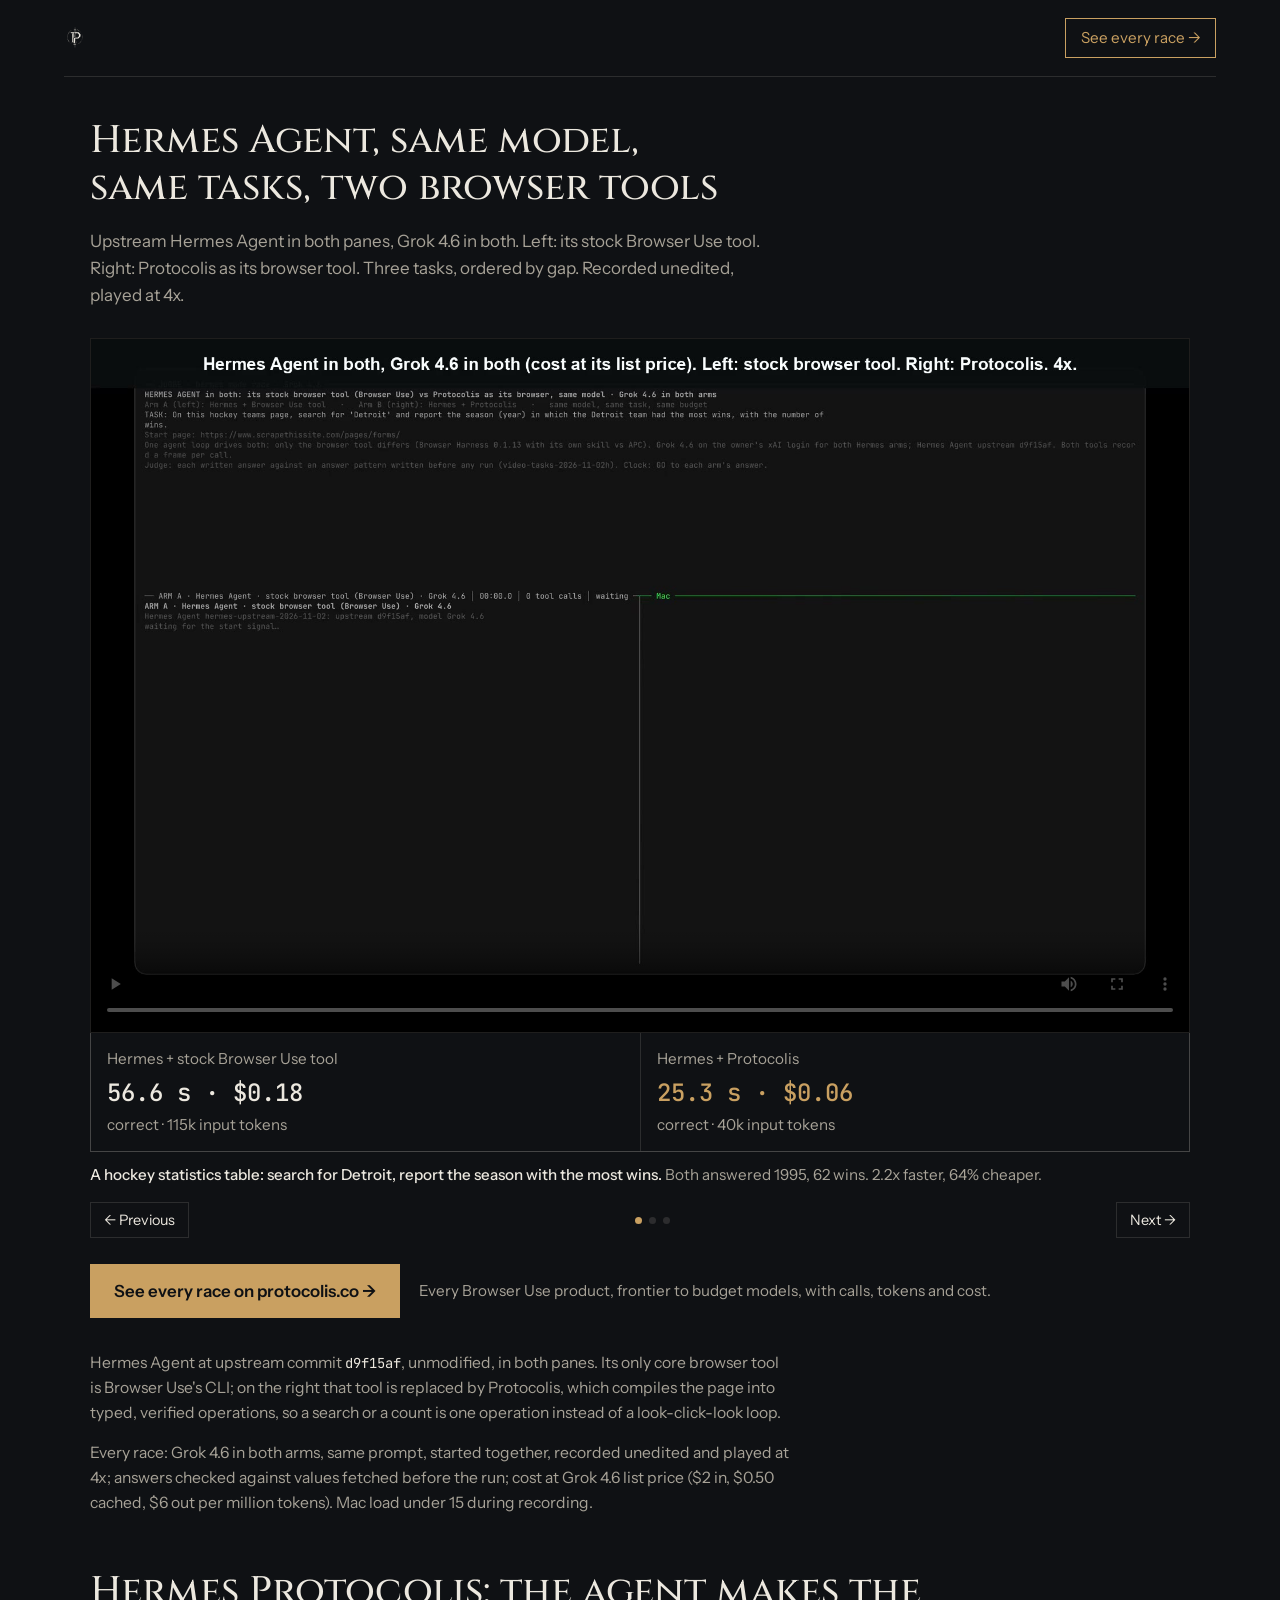
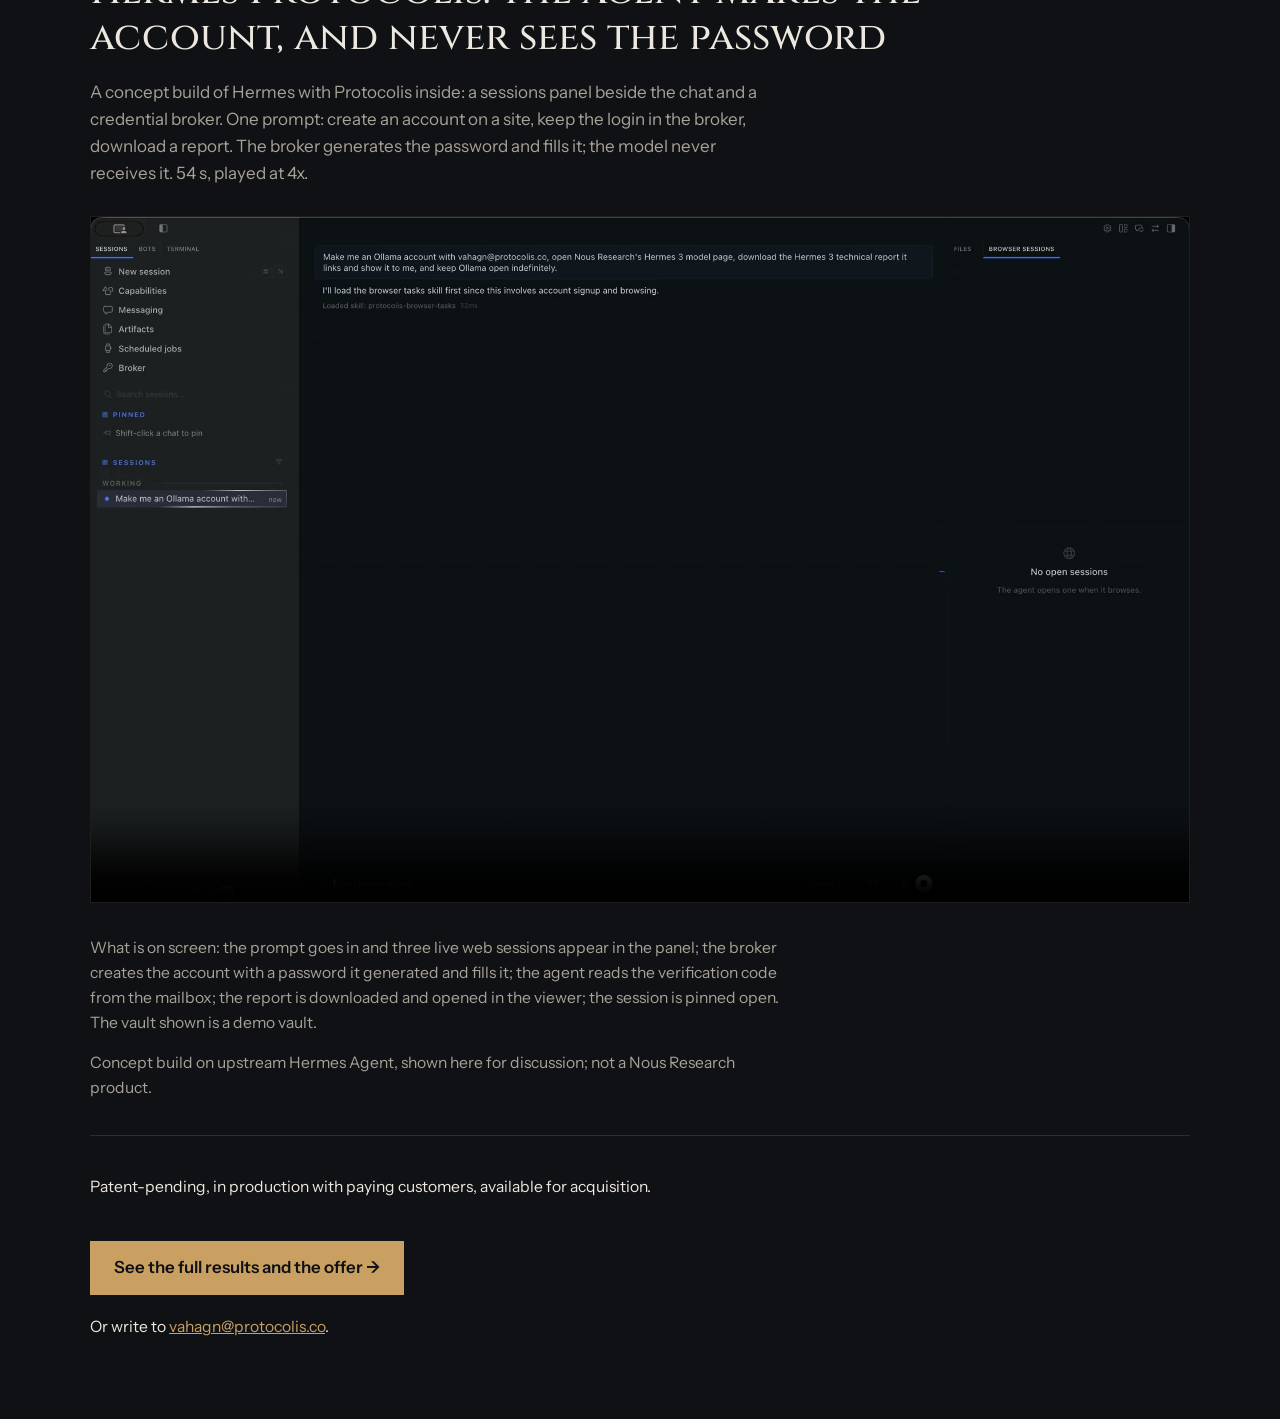
<file: hermes/index.html>
<!doctype html>
<html lang="en">
<head>
<meta charset="utf-8">
<meta name="viewport" content="width=device-width, initial-scale=1, viewport-fit=cover">
<title>Hermes Agent with Protocolis</title>
<meta name="description" content="Hermes Agent running the same task with Protocolis as its browser tool and with its stock Browser Use tool. Same model, same task, recorded unedited.">
<link rel="icon" type="image/svg+xml" href="../glyph.svg">
<link rel="preconnect" href="https://fonts.googleapis.com">
<link rel="stylesheet" href="https://fonts.googleapis.com/css2?family=Cinzel:wght@500;600;700&family=Instrument+Sans:wght@400;500;600&family=JetBrains+Mono:wght@400;500&display=swap">
<style>
:root{--bg:#0f1114;--fg:#ece8df;--fg-2:#a7a297;--dim:#6d6a63;--rule:rgba(236,232,223,.13);--accent:#c9a061;--gut:clamp(16px,5vw,96px);
  --font-display:"Cinzel",Georgia,serif;--font-body:"Instrument Sans","Helvetica Neue",Arial,sans-serif;--font-mono:"JetBrains Mono",ui-monospace,Menlo,monospace;color-scheme:dark}
*{box-sizing:border-box}
html{background:var(--bg)}
body{margin:0;background:var(--bg);color:var(--fg);font-family:var(--font-body);font-size:17px;line-height:1.6;padding:0 var(--gut) 4rem}
a{color:inherit}
.top{display:flex;align-items:center;justify-content:space-between;gap:1.5rem;flex-wrap:wrap;padding-block:1.1rem;border-bottom:1px solid var(--rule)}
.brand{display:flex;align-items:center;gap:.5rem;text-decoration:none;font-family:var(--font-display);font-size:1.05rem;letter-spacing:.06em}
.brand img{height:22px}
.top a.back{color:var(--accent);text-decoration:none;font-size:.95rem;border:1px solid var(--accent);padding:.45rem .9rem}
.top a.back:hover{background:var(--accent);color:var(--bg)}
.go{display:inline-block;background:var(--accent);color:var(--bg);text-decoration:none;font-weight:600;font-size:1.05rem;padding:.85rem 1.5rem;margin-top:1.6rem}
.go:hover{background:var(--fg)}
.cta a.go{color:var(--bg)}
.go-row{margin-top:1.6rem;display:flex;align-items:center;gap:1.2rem;flex-wrap:wrap}
.go-row .go{margin-top:0}
.go-row span{color:var(--fg-2);font-size:.95rem}
main{max-width:1100px;margin:0 auto}
h1{font-family:var(--font-display);font-weight:500;font-size:clamp(1.6rem,3.2vw,2.4rem);line-height:1.2;margin:2.6rem 0 1rem;text-wrap:balance}
.lede{color:var(--fg-2);max-width:62ch;margin-bottom:1.8rem}
.frame{position:relative;border:1px solid var(--rule);background:#000}
video{display:block;width:100%;height:auto}
.res{display:grid;grid-template-columns:1fr 1fr;gap:1px;background:var(--rule);border:1px solid var(--rule);border-top:0}
.res div{background:var(--bg);padding:.9rem 1rem;font-size:.95rem;color:var(--fg-2)}
.res b{display:block;font-family:var(--font-mono);font-weight:500;font-size:1.5rem;color:var(--fg);margin-top:.15rem}
.res .win b{color:var(--accent)}
.notes{margin-top:2rem;max-width:70ch;color:var(--fg-2);font-size:.98rem}
.notes p{margin:0 0 .9rem}
.notes code{font-family:var(--font-mono);font-size:.88em;color:var(--fg)}
.cta{margin-top:2.2rem;padding-top:1.4rem;border-top:1px solid var(--rule);font-size:.98rem}
.cta a{color:var(--accent)}

.car{position:relative;margin-top:1.8rem}
.strip{display:flex;gap:1rem;overflow-x:auto;scroll-snap-type:x mandatory;scrollbar-width:none;-webkit-overflow-scrolling:touch}
.strip::-webkit-scrollbar{display:none}
.slide{flex:0 0 100%;scroll-snap-align:start;margin:0}
.slide .cap{margin-top:.7rem;color:var(--fg-2);font-size:.95rem}
.slide .cap b{color:var(--fg);font-weight:500}
.nav{display:flex;justify-content:space-between;align-items:center;margin-top:.9rem;font-size:.9rem;color:var(--dim)}
.nav button{background:none;border:1px solid var(--rule);color:var(--fg);font:inherit;padding:.35rem .8rem;cursor:pointer}
.nav button:hover{border-color:var(--accent);color:var(--accent)}
.dots{display:flex;gap:.45rem}
.dots i{width:7px;height:7px;border-radius:50%;background:var(--rule);display:block}
.dots i.on{background:var(--accent)}
</style>
</head>
<body>
<header class="top">
  <a class="brand" href="../"><img src="../logo.svg" alt="Protocolis"></a>
  <a class="back" href="../?ref=hermes-top">See every race →</a>
</header>
<main>
  <h1>Hermes Agent, same model, same tasks, two browser tools</h1>
  <p class="lede">Upstream Hermes Agent in both panes, Grok 4.6 in both. Left: its stock Browser Use tool. Right: Protocolis as its browser tool. Three tasks, ordered by gap. Recorded unedited, played at 4x.</p>
<div class="car"><div class="strip" id="strip">
  <figure class="slide">
    <div class="frame"><video controls playsinline preload="metadata" src="../media/hermes-vs-stock.mp4" poster="../media/hermes-vs-stock.jpg"></video></div>
    <div class="res"><div>Hermes + stock Browser Use tool<b>56.6 s · $0.18</b>correct · 115k input tokens</div><div class="win">Hermes + Protocolis<b>25.3 s · $0.06</b>correct · 40k input tokens</div></div>
    <figcaption class="cap"><b>A hockey statistics table: search for Detroit, report the season with the most wins.</b> Both answered 1995, 62 wins. 2.2x faster, 64% cheaper.</figcaption>
  </figure>
  <figure class="slide">
    <div class="frame"><video controls playsinline preload="metadata" src="../media/hermes-mystery.mp4" poster="../media/hermes-mystery.jpg"></video></div>
    <div class="res"><div>Hermes + stock Browser Use tool<b>78.2 s · $0.18</b>correct · 125k input tokens</div><div class="win">Hermes + Protocolis<b>43.3 s · $0.11</b>correct · 64k input tokens</div></div>
    <figcaption class="cap"><b>Books to Scrape: count the Mystery books under £20 across every page.</b> Both answered 10. 1.8x faster, 40% cheaper.</figcaption>
  </figure>
  <figure class="slide">
    <div class="frame"><video controls playsinline preload="metadata" src="../media/hermes-mystery-page2.mp4" poster="../media/hermes-mystery-page2.jpg"></video></div>
    <div class="res"><div>Hermes + stock Browser Use tool<b>66.6 s · $0.16</b>correct</div><div class="win">Hermes + Protocolis<b>38.4 s · $0.10</b>correct</div></div>
    <figcaption class="cap"><b>Books to Scrape: the first book on page 2 of Mystery.</b> Both answers correct. 1.7x faster, 38% cheaper.</figcaption>
  </figure>
</div>
<div class="nav"><button type="button" data-go="-1">← Previous</button><div class="dots" id="dots"></div><button type="button" data-go="1">Next →</button></div></div>
<div class="go-row"><a class="go" href="../?ref=hermes-mid">See every race on protocolis.co →</a><span>Every Browser Use product, frontier to budget models, with calls, tokens and cost.</span></div>
<script>
(function(){var st=document.getElementById('strip'),sl=st.children,d=document.getElementById('dots'),i=0;
for(var k=0;k<sl.length;k++){var e=document.createElement('i');if(!k)e.className='on';d.appendChild(e)}
var lock=0;function go(n){i=Math.max(0,Math.min(sl.length-1,i+n));clearTimeout(lock);lock=setTimeout(function(){lock=0},700);sl[i].scrollIntoView({behavior:'smooth',inline:'start',block:'nearest'});for(var k=0;k<sl.length;k++){var v=sl[k].querySelector('video');if(k!==i&&!v.paused)v.pause();d.children[k].className=k===i?'on':''}}
document.querySelectorAll('[data-go]').forEach(function(b){b.addEventListener('click',function(){go(+b.dataset.go)})});
st.addEventListener('scroll',function(){if(lock)return;var n=Math.round(st.scrollLeft/st.clientWidth);if(n!==i){i=n;for(var k=0;k<sl.length;k++)d.children[k].className=k===i?'on':''}},{passive:true});
})();
</script>
  <div class="notes">
    <p>Hermes Agent at upstream commit <code>d9f15af</code>, unmodified, in both panes. Its only core browser tool is Browser Use's CLI; on the right that tool is replaced by Protocolis, which compiles the page into typed, verified operations, so a search or a count is one operation instead of a look-click-look loop.</p>
    <p>Every race: Grok 4.6 in both arms, same prompt, started together, recorded unedited and played at 4x; answers checked against values fetched before the run; cost at Grok 4.6 list price ($2 in, $0.50 cached, $6 out per million tokens). Mac load under 15 during recording.</p>
  </div>
  <h1 style="margin-top:3.4rem">Hermes Protocolis: the agent makes the account, and never sees the password</h1>
  <p class="lede">A concept build of Hermes with Protocolis inside: a sessions panel beside the chat and a credential broker. One prompt: create an account on a site, keep the login in the broker, download a report. The broker generates the password and fills it; the model never receives it. 54 s, played at 4x.</p>
  <div class="frame"><video controls playsinline preload="metadata" src="../media/hermes-broker.mp4" poster="../media/hermes-broker.jpg"></video></div>
  <div class="notes">
    <p>What is on screen: the prompt goes in and three live web sessions appear in the panel; the broker creates the account with a password it generated and fills it; the agent reads the verification code from the mailbox; the report is downloaded and opened in the viewer; the session is pinned open. The vault shown is a demo vault.</p>
    <p>Concept build on upstream Hermes Agent, shown here for discussion; not a Nous Research product.</p>
  </div>
  <div class="cta"><p>Patent-pending, in production with paying customers, available for acquisition.</p><a class="go" href="../?ref=hermes-end">See the full results and the offer →</a><p style="margin-top:1.2rem">Or write to <a href="mailto:vahagn@protocolis.co">vahagn@protocolis.co</a>.</p></div>
</main>
<script data-goatcounter="https://protocolis.goatcounter.com/count" async src="//gc.zgo.at/count.js"></script>
</body>
</html>
</file>
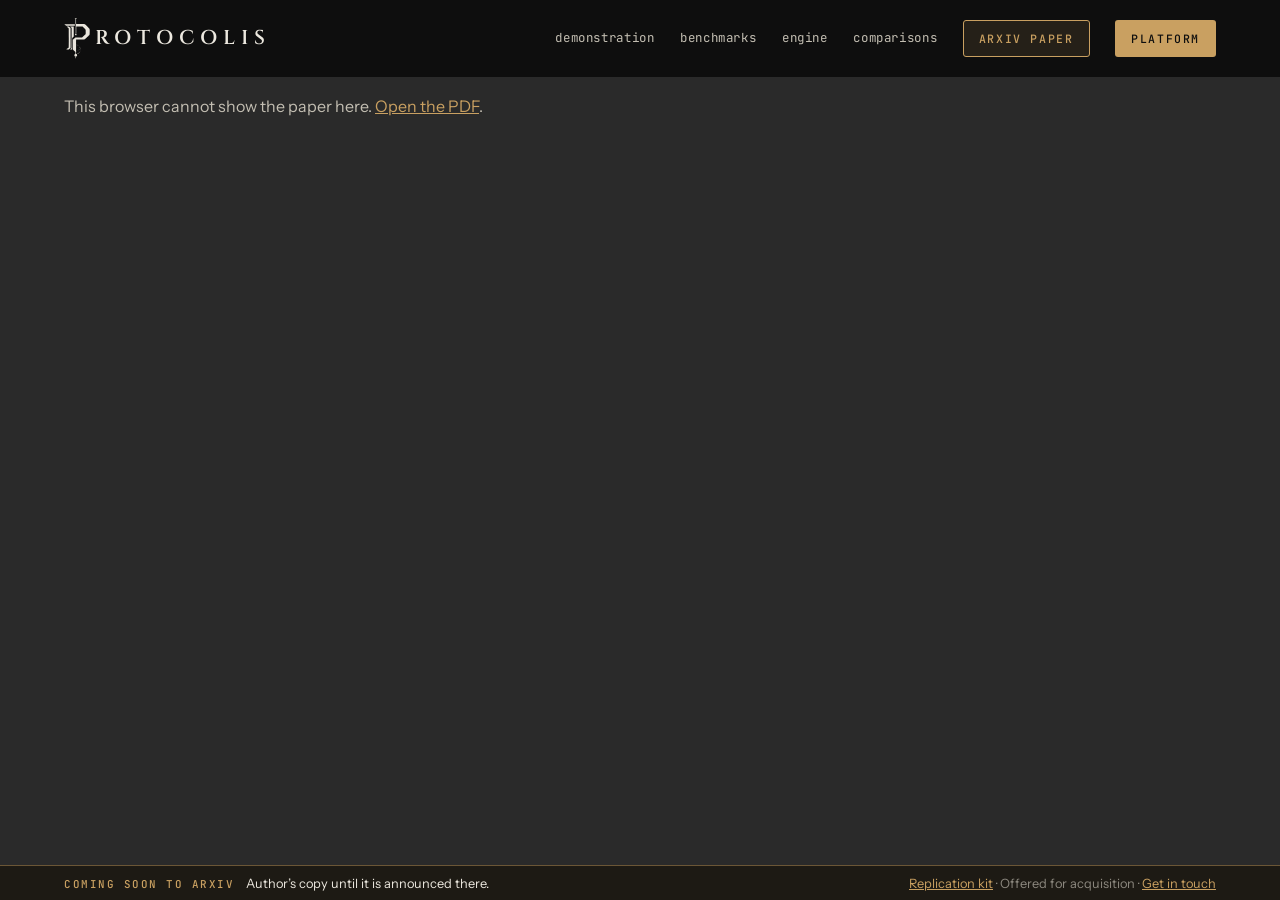
<file: paper/index.html>
<!doctype html>
<html lang="en"><head>
<meta charset="utf-8"><meta name="viewport" content="width=device-width,initial-scale=1">
<title>Solid-State Web Execution: Compiling Web Applications into Verified Operations for AI Agents | Protocolis</title>
<meta name="description" content="A deterministic compiler turns a web page, on first contact and with no model call, into typed operations that an AI agent invokes, each returning a verified result. Compared with widely used browser tools and agents, across three task lengths and three model sizes.">
<link rel="canonical" href="https://protocolis.co/paper/">
<meta property="og:type" content="article"><meta property="og:site_name" content="Protocolis"><meta property="og:url" content="https://protocolis.co/paper/">
<meta property="og:title" content="Solid-State Web Execution: Compiling Web Applications into Verified Operations for AI Agents"><meta property="og:description" content="A deterministic compiler turns a web page, on first contact and with no model call, into typed operations that an AI agent invokes, each returning a verified result. Compared with widely used browser tools and agents, across three task lengths and three model sizes.">
<meta property="og:image" content="https://protocolis.co/media/og-card-v2.jpg"><meta name="twitter:card" content="summary_large_image">
<meta name="citation_title" content="Solid-State Web Execution: Compiling Web Applications into Verified Operations for AI Agents"><meta name="citation_author" content="Boudakian, Vahagn"><meta name="citation_author_institution" content="Protocolis">
<meta name="citation_publication_date" content="2026/11/22"><meta name="citation_pdf_url" content="https://protocolis.co/paper/Solid-State_Web_Execution_Boudakian_2026.pdf?v=20261125a"><meta name="citation_abstract_html_url" content="https://protocolis.co/paper/">
<link rel="icon" type="image/svg+xml" href="/glyph.svg">
<link rel="preconnect" href="https://fonts.googleapis.com">
<link rel="stylesheet" href="https://fonts.googleapis.com/css2?family=Cinzel:wght@500;600;700&family=Instrument+Sans:wght@400;500;600&family=JetBrains+Mono:wght@400;500&display=swap">
<script type="application/ld+json">{"@context": "https://schema.org", "@type": "ScholarlyArticle", "headline": "Solid-State Web Execution: Compiling Web Applications into Verified Operations for AI Agents", "abstract": "Protocolis is a just-in-time compiler that derives callable operations from a website’s live interface on an agent’s first visit. Compilation requires no model call, site-specific adapter, or changes by the site owner. For example, on a hotel search page, the compiler identifies the price filter and gives the agent an operation for setting it. If the model chooses a $200 limit, the engine applies it and checks the page for evidence that the cap took effect. We call this solid-state web execution. To our knowledge, it is the first such compiler in operation. We tested it against the browser tools and agents in common use, as shipped, across three model sizes and three task lengths, with its memory and learning switched off. On long tasks that every system attempted, its default mode completed 76 percent (80 of 105); the best alternative in each comparison completed 46 percent. It was the most stable system tested: it never fell below 55 percent in any condition, while every alternative fell to 28 percent or lower. The cheapest alternative on the same model cost 1.9 to 26 times as much per completed task. On a small model it cost less than every alternative on a frontier model, in 30 of 30 pairings, and matched or exceeded its completion rate in 24. When it reported a long task finished, the judge disagreed less than half as often as with the alternatives (22 against 56 percent). Every result is a first visit, the least favourable setting for the design. We publish the tasks, the judging rules and the outcome of all 3,443 counted runs.", "datePublished": "2026-11-22", "url": "https://protocolis.co/paper/", "author": {"@type": "Person", "name": "Vahagn Boudakian", "affiliation": {"@type": "Organization", "name": "Protocolis"}}, "encoding": {"@type": "MediaObject", "contentUrl": "https://protocolis.co/paper/Solid-State_Web_Execution_Boudakian_2026.pdf?v=20261125a", "encodingFormat": "application/pdf"}, "dateModified": "2026-11-25"}</script>
<style>
:root{--bg:#0e0e0e;--bg-2:#161616;--fg:#ece8df;--fg-2:#c3beb2;--dim:#8c887f;--rule:rgba(236,232,223,.13);--accent:#c9a061;--accent-ink:#0e0e0e;--gut:clamp(16px,5vw,96px);
--font-display:"Cinzel",Georgia,serif;--font-body:"Instrument Sans","Helvetica Neue",Arial,sans-serif;--font-mono:"JetBrains Mono",ui-monospace,Menlo,monospace;color-scheme:dark}
*{box-sizing:border-box}html{-webkit-text-size-adjust:100%}
body{margin:0;background:var(--bg);color:var(--fg);font:400 1rem/1.65 var(--font-body)}
a{color:var(--accent)}
.top{display:flex;align-items:center;justify-content:space-between;gap:1.5rem;flex-wrap:wrap;padding:1.1rem var(--gut)}
.brand{display:flex;align-items:center;gap:.3rem;text-decoration:none;color:var(--fg)}.brand img{height:2.6rem;width:auto;display:block}
.brand b{font-family:var(--font-display);font-weight:600;letter-spacing:.3em;font-size:1.25rem;text-transform:uppercase;line-height:1}
.top nav{display:flex;align-items:center;gap:1.6rem;flex-wrap:wrap;font-family:var(--font-mono);font-size:.78rem;color:var(--fg-2)}
.top nav a{text-decoration:none;letter-spacing:.05em;color:inherit}.top nav a:hover,.top nav a:focus-visible{color:var(--accent)}
.top nav .nav-cta{background:var(--accent);color:var(--accent-ink);padding:.55rem 1rem;border-radius:3px;font-size:.72rem;font-weight:500;letter-spacing:.14em;text-transform:uppercase}
.top nav .nav-cta:hover{background:#d6b074;color:var(--accent-ink)}
.top nav .nav-cta.nav-paper{background:transparent;color:var(--accent);border:1px solid var(--accent);padding:calc(.55rem - 1px) calc(1rem - 1px)}
.top nav .nav-cta.nav-paper:hover,.top nav .nav-cta.nav-paper:focus-visible,.top nav .nav-cta.nav-paper[aria-current]{background:rgba(201,160,97,.12);color:var(--accent)}
@media(max-width:760px){.top nav{display:none}}
/* Phones and touch screens (no inline viewer): a stack. Wide screens: one strip, then the paper edge to edge (rules further down). */
main{display:flex;flex-direction:column;padding:.6rem var(--gut) 3rem}
.strip{display:contents}
.sn{order:1;display:flex;flex-direction:column;gap:.3rem;margin:0 0 1.4rem;padding:.8rem 1.05rem;border:1px solid var(--accent);border-left-width:3px;background:rgba(201,160,97,.08);color:var(--fg);font-size:.95rem;line-height:1.5}
.sn b{font:500 .74rem var(--font-mono);letter-spacing:.14em;text-transform:uppercase;color:var(--accent);white-space:nowrap}
h1{order:2;font-family:var(--font-display);font-weight:500;font-size:clamp(1.4rem,6vw,1.9rem);line-height:1.22;letter-spacing:.01em;margin:0 0 1.1rem}
.sd{order:3;display:flex;flex-wrap:wrap;align-items:center;gap:.6rem}
.btn{display:inline-block;padding:.8rem 1.3rem;border-radius:3px;text-decoration:none;font:500 .76rem var(--font-mono);letter-spacing:.12em;text-transform:uppercase;border:1px solid var(--accent);background:var(--accent);color:var(--accent-ink);white-space:nowrap}
.btn:hover,.btn:focus-visible{background:#d6b074}
.btn.sec{background:transparent;color:var(--accent)}.btn.sec:hover,.btn.sec:focus-visible{background:rgba(201,160,97,.09)}
.meta{font:.74rem var(--font-mono);color:var(--dim);letter-spacing:.03em;width:100%;margin:.2rem 0 0}
.viewer{display:none}
h2{font:500 .74rem var(--font-mono);letter-spacing:.16em;text-transform:uppercase;color:var(--accent);margin:2.6rem 0 .9rem;padding-top:1.4rem;border-top:1px solid var(--rule)}
.more{order:4;max-width:49rem}
.abstract{font:1.07rem/1.72 Georgia,"Times New Roman",serif;color:var(--fg);margin:0}
.heads{list-style:none;margin:0;padding:0;display:grid;gap:.9rem}
.heads li{padding:.85rem 1.05rem;border-left:2px solid var(--accent);background:rgba(201,160,97,.06);color:var(--fg);font-size:.98rem;line-height:1.55}
.foot{order:6;margin-top:2.4rem;padding-top:1.2rem;border-top:1px solid var(--rule);color:var(--dim);font-size:.9rem}
.foot p{margin:0 0 .7rem;color:var(--dim);max-width:49rem}
@media(min-width:901px) and (hover:hover){
  body{min-height:100vh;display:flex;flex-direction:column}
  main{flex:1;padding:0}
  .strip,h1,.more,.small-only{display:none}   /* wide screens: no top strip; the notice lives in the one-row bar at the bottom */
  .viewer{order:2;display:flex;flex:1 1 auto;min-height:480px;margin:0}
  .viewer[hidden]{display:none!important}
  .viewer object{flex:1 1 auto;width:100%;height:auto;border:0;background:#2a2a2a}
  .viewer p{padding:1rem var(--gut);margin:0;color:var(--fg-2)}
  .foot{order:3;display:flex;flex-wrap:wrap;align-items:baseline;justify-content:space-between;gap:.1rem 2rem;margin:0;padding:.45rem var(--gut);font-size:.8rem;line-height:1.5;border-top:1px solid rgba(201,160,97,.45);background:rgba(201,160,97,.08)}
  .foot p{margin:0;max-width:none}
  .foot .fn{display:block;color:var(--fg)}.foot .fn b{font:500 .68rem var(--font-mono);letter-spacing:.14em;text-transform:uppercase;color:var(--accent);margin-right:.7rem}
  .foot .lg{display:none}
}
@media(max-width:900px),(hover:none){.btn.sec-on-small{background:transparent;color:var(--accent)}.sd .meta{order:9}.foot .fn,.foot .sm{display:none}}
</style><style>
/*PHONE-VIEWER (owner 22 Nov): phones and touch screens read the paper on the page, rendered by PDF.js (self-hosted, pdfjs/ 3.11.174), like the desktop viewer. If PDF.js cannot run, the stack below stays as it was.*/
@media(max-width:900px),(hover:none){
  body.pv-try h1,body.pv-try .more,body.pv-try .small-only,body.pv-try .sd .meta{display:none}
  body.pv-try .sn{margin-bottom:.8rem}
  body.pv-try .sd{margin-bottom:1rem}
  .pv{order:4;display:flex;flex-direction:column;gap:10px;margin:0 calc(-1 * var(--gut))}
  .pv[hidden]{display:none}
  .pv-page{width:100%;aspect-ratio:612/792;background:#f4f2ed}
  .pv-page img{display:block;width:100%;height:auto}
  .pv-load{margin:0;padding:1rem var(--gut);font:.8rem var(--font-mono);letter-spacing:.08em;color:var(--dim)}
  /* one slim row above the paper: the arXiv note on the left, a small Download button on the right */
  body.pv-try main{position:relative;padding-top:6px}
  body.pv-try .sn{display:flex;flex-direction:row;align-items:center;gap:.6rem;margin:0 0 8px!important;padding:0 7.5rem 0 0;min-height:34px;border:0;background:none}
  body.pv-try .sn span{display:none}
  body.pv-try .sn b{font-size:10.5px;letter-spacing:.12em}
  body.pv-try .sn::after{content:"Author\2019s copy";font:11px var(--font-mono);color:var(--dim);white-space:nowrap}
  body.pv-try .sd{position:absolute;top:6px;right:var(--gut);margin:0!important}
  body.pv-try .sd .btn{padding:8px 11px;font-size:10.5px;letter-spacing:.12em}
}
</style>
<style>
/*PHONE-HEADER (owner 22 Nov): the same header as the home page on phones (logo, Paper, Platform), sticky: slides away on scroll down, back on scroll up*/
.top{position:sticky;top:0;z-index:40;transition:transform .28s ease,background-color .2s ease}
.top.top-bg{background:color-mix(in srgb,var(--bg) 94%,transparent)}
.top.top-hide{transform:translateY(-100%)}
.top.top-hide:focus-within{transform:none}
@media(max-width:760px){
  :root{--gut:22px}
  .top{flex-wrap:nowrap;gap:10px;padding-block:14px}
  .top .brand img{height:1.9rem}
  .top .brand b{font-size:.95rem;letter-spacing:.26em}
  .top nav{display:flex!important;flex-wrap:nowrap;gap:6px;margin-left:auto}
  .top nav a:not(.nav-cta){display:none}
  .top nav .nav-cta{padding:7px 10px;font-size:10.5px;letter-spacing:.12em;white-space:nowrap}
  .top nav .nav-cta.nav-paper{padding:6px 9px}
  .top nav .nc-long{display:none}
}
@media(max-width:399px){body.pv-try .sn::after{display:none}}
@media(max-width:359px){.top .brand img{height:1.6rem}.top .brand b{font-size:.8rem;letter-spacing:.22em}}
</style>
</head><body>
<header class="top">
  <a class="brand" href="/" aria-label="Protocolis"><img src="/glyph.svg" alt=""><b aria-hidden="true">rotocolis</b></a>
  <nav aria-label="Sections">
    <a href="/#demo">demonstration</a>
    <a href="/#benchmarks">benchmarks</a>
    <a href="/#how">engine</a>
    <a href="/#compare">comparisons</a>
    <a class="nav-cta nav-paper" href="/paper/" aria-current="page"><span class="nc-long">arXiv </span>paper</a>
    <a class="nav-cta" href="https://app.protocolis.co/">platform</a>
  </nav>
</header>
<main>
<div class="strip">
  <div class="sn" role="note"><b>Coming soon to arXiv</b><span>Being posted to arXiv (cs.AI). Until it is announced there, this is the author&rsquo;s copy.</span></div>
  <h1>Solid-State Web Execution: Compiling Web Applications into Verified Operations for AI Agents</h1>
  <div class="sd">
    <a class="btn small-only" href="Solid-State_Web_Execution_Boudakian_2026.pdf?v=20261125a" target="_blank" rel="noopener" data-goatcounter-click="paper-open" data-goatcounter-title="Paper: Read the paper (opens the PDF)">Read the paper</a>
    <a class="btn sec-on-small" href="Solid-State_Web_Execution_Boudakian_2026.pdf?v=20261125a" download data-goatcounter-click="paper-download" data-goatcounter-title="Paper: Download PDF">Download PDF</a>
    <span class="meta">PDF &middot; 20 pages &middot; 1.6 MB</span>
  </div>
</div>

<div class="viewer" id="viewer" hidden></div>
<div class="pv" id="pv" hidden aria-label="The paper, 20 pages"></div>

<div class="more">
<h2>Abstract</h2>
<p class="abstract">Protocolis is a just-in-time compiler that derives callable operations from a website’s live interface on an agent’s first visit. Compilation requires no model call, site-specific adapter, or changes by the site owner. For example, on a hotel search page, the compiler identifies the price filter and gives the agent an operation for setting it. If the model chooses a $200 limit, the engine applies it and checks the page for evidence that the cap took effect. We call this solid-state web execution. To our knowledge, it is the first such compiler in operation. We tested it against the browser tools and agents in common use, as shipped, across three model sizes and three task lengths, with its memory and learning switched off. On long tasks that every system attempted, its default mode completed 76 percent (80 of 105); the best alternative in each comparison completed 46 percent. It was the most stable system tested: it never fell below 55 percent in any condition, while every alternative fell to 28 percent or lower. The cheapest alternative on the same model cost 1.9 to 26 times as much per completed task. On a small model it cost less than every alternative on a frontier model, in 30 of 30 pairings, and matched or exceeded its completion rate in 24. When it reported a long task finished, the judge disagreed less than half as often as with the alternatives (22 against 56 percent). Every result is a first visit, the least favourable setting for the design. We publish the tasks, the judging rules and the outcome of all 3,443 counted runs.</p>
<h2>Headline results</h2>
<ul class="heads">
  <li>On long tasks that every system attempted, its default mode completed 76 percent (80 of 105); the best alternative in each comparison completed 46 percent.</li>
  <li>It was the most stable system tested: it never fell below 55 percent in any condition, while every alternative fell to 28 percent or lower.</li>
  <li>The cheapest alternative on the same model cost 1.9 to 26 times as much per completed task.</li>
  <li>On a small model it cost less than every alternative on a frontier model, in 30 of 30 pairings, and matched or exceeded its completion rate in 24.</li>
</ul>
</div>

<div class="foot">
<p class="fn"><b>Coming soon to arXiv</b>Author&rsquo;s copy until it is announced there.</p>
<p class="sm"><a href="/benchmark-tasksets/replication/">Replication kit</a> &middot; Offered for acquisition &middot; <a href="/#contact">Get in touch</a></p>
<p class="lg">Recompute every figure from the <a href="/benchmark-tasksets/replication/">replication kit</a> &middot; <a href="/benchmark-tasksets/replication/protocolis-replication-kit.zip" download data-goatcounter-click="paper-kit-download" data-goatcounter-title="Paper page: replication kit download">download (.zip)</a></p>
<p class="lg">Patent-pending, in production with paying customers, offered for acquisition. Evaluation access on request: <a href="/#contact">get in touch</a>.</p>
</div>
</main>
<script>
/* Show the paper inline where a browser can: a wide screen with a pointer. On a phone the buttons above open the PDF natively, and
   nothing is downloaded here. Without scripting the buttons still work.
   Zoom: a page is 816 x 1056 px at 100 percent, so the zoom is set from the height the viewer was given, to show about 85 percent
   of a page at a time (the reader's own toolbar takes about 44 px). Without this a wide screen fits the page to the width and
   shows only a slice of it. */
(function(){try{if(!window.matchMedia('(min-width:901px) and (hover:hover)').matches)return;
var v=document.getElementById('viewer');if(!v)return;
v.hidden=false;var h=v.getBoundingClientRect().height;
var z=Math.max(50,Math.min(140,Math.round((h-44)/(1056*0.85)*100)));
v.innerHTML='<object type="application/pdf" aria-label="The paper, 20 pages" data="Solid-State_Web_Execution_Boudakian_2026.pdf?v=20261125a#zoom='+z+'&navpanes=0"><p>This browser cannot show the paper here. <a href="Solid-State_Web_Execution_Boudakian_2026.pdf?v=20261125a" target="_blank" rel="noopener">Open the PDF</a>.</p></object>'}catch(e){}})();
</script>
<script>/*PAPER-READ-DEPTH: on a phone, count once per visit when the reader actually scrolls to page 3, the middle and the last page.
   Pages are rendered ahead of the reader, so this watches what is on screen, not what has been drawn. */
(function(){if(window.matchMedia('(min-width:901px) and (hover:hover)').matches)return;var seen={};
function ev(p,t){if(seen[p])return;seen[p]=1;(function go(k){try{if(window.goatcounter&&window.goatcounter.count){window.goatcounter.count({path:p,title:t,event:true});return;}}catch(e){}if(k<20)setTimeout(function(){go(k+1);},500);})(0);}
function chk(){var ps=document.querySelectorAll('#pv .pv-page');var N=ps.length;if(!N)return;var far=0;
for(var i=0;i<N;i++){if(ps[i].getBoundingClientRect().top<innerHeight*0.6)far=i+1;}
if(far>=3)ev('paper-read-p3','Paper on a phone: reached page 3');if(far>=Math.ceil(N/2))ev('paper-read-half','Paper on a phone: reached the middle');if(far>=N)ev('paper-read-end','Paper on a phone: reached the last page');}
addEventListener('scroll',chk,{passive:true});})();</script>
<script>/*PHONE-VIEWER*/(function(){
if(window.matchMedia('(min-width:901px) and (hover:hover)').matches)return;
var pv=document.getElementById('pv');if(!pv)return;
var PDF='Solid-State_Web_Execution_Boudakian_2026.pdf?v=20261125a';
function fail(){document.body.classList.remove('pv-try');if(pv.parentNode)pv.parentNode.removeChild(pv);}
document.body.classList.add('pv-try');pv.hidden=false;pv.innerHTML='<p class="pv-load">Loading the paper&hellip;</p>';
var s=document.createElement('script');s.src='pdfjs/pdf.min.js';s.onerror=fail;
s.onload=function(){try{var L=window.pdfjsLib;L.GlobalWorkerOptions.workerSrc='pdfjs/pdf.worker.min.js';
L.getDocument({url:PDF,isEvalSupported:false}).promise.then(function(doc){
var slots=[],queue=[],busy=false;pv.innerHTML='';
for(var i=1;i<=doc.numPages;i++){var d=document.createElement('div');d.className='pv-page';d.setAttribute('data-n',i);slots.push(d);pv.appendChild(d);}
function pump(){if(busy||!queue.length)return;busy=true;var bi=0,bd=1e9;for(var k=0;k<queue.length;k++){var t=Math.abs(queue[k].getBoundingClientRect().top);if(t<bd){bd=t;bi=k;}}var d=queue.splice(bi,1)[0],n=+d.getAttribute('data-n');
doc.getPage(n).then(function(pg){var v1=pg.getViewport({scale:1});d.style.aspectRatio=v1.width+' / '+v1.height;
var dpr=Math.min(2,window.devicePixelRatio||1),w=d.clientWidth||pv.clientWidth||360,vp=pg.getViewport({scale:w*dpr/v1.width});
var c=document.createElement('canvas');c.width=Math.floor(vp.width);c.height=Math.floor(vp.height);
return pg.render({canvasContext:c.getContext('2d'),viewport:vp}).promise.then(function(){return new Promise(function(res){c.toBlob(function(b){
var img=new Image();img.alt=n===1?'The paper, page 1 of '+doc.numPages:'Page '+n;img.decoding='async';img.src=URL.createObjectURL(b);d.appendChild(img);c.width=c.height=0;pg.cleanup();res();},'image/png');});});
}).catch(function(){if(n===1)fail();d.removeAttribute('data-q');}).then(function(){busy=false;pump();});}
function check(){var lim=innerHeight*2.5;for(var i=0;i<slots.length;i++){var d=slots[i];if(!d.hasAttribute('data-q')&&d.getBoundingClientRect().top<lim){d.setAttribute('data-q','1');queue.push(d);}}pump();}
addEventListener('scroll',check,{passive:true});addEventListener('resize',check);check();
},fail);}catch(e){fail();}};
document.head.appendChild(s);})();</script>
<script>/*PHONE-HEADER sticky*/(function(){var t=document.querySelector('.top');if(!t)return;var last=scrollY;function upd(){var y=scrollY,hh=t.offsetHeight;t.classList.toggle('top-bg',y>4);if(y<=hh)t.classList.remove('top-hide');else if(y>last+4)t.classList.add('top-hide');else if(y<last-4)t.classList.remove('top-hide');last=y;}addEventListener('scroll',upd,{passive:true});upd();})();</script>
<script data-goatcounter="https://protocolis.goatcounter.com/count" async src="//gc.zgo.at/count.js"></script>
</body></html>
</file>
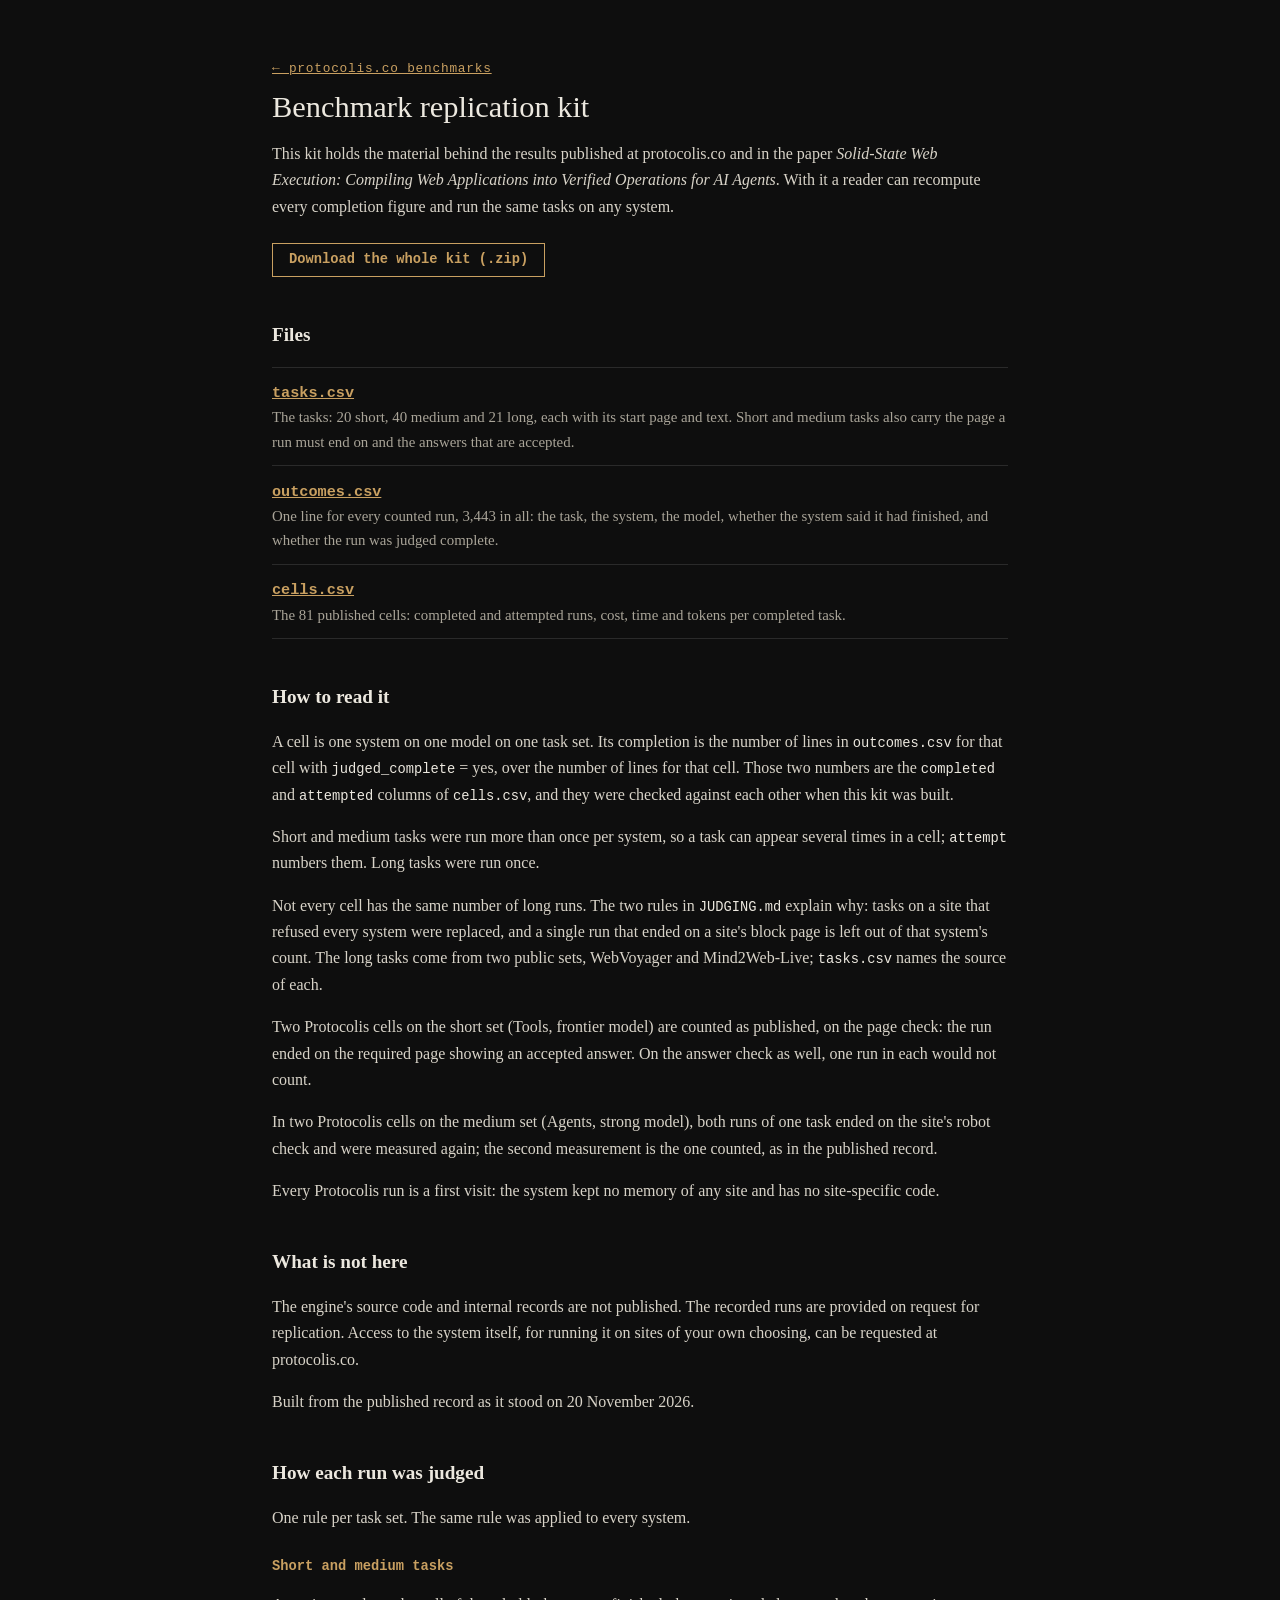
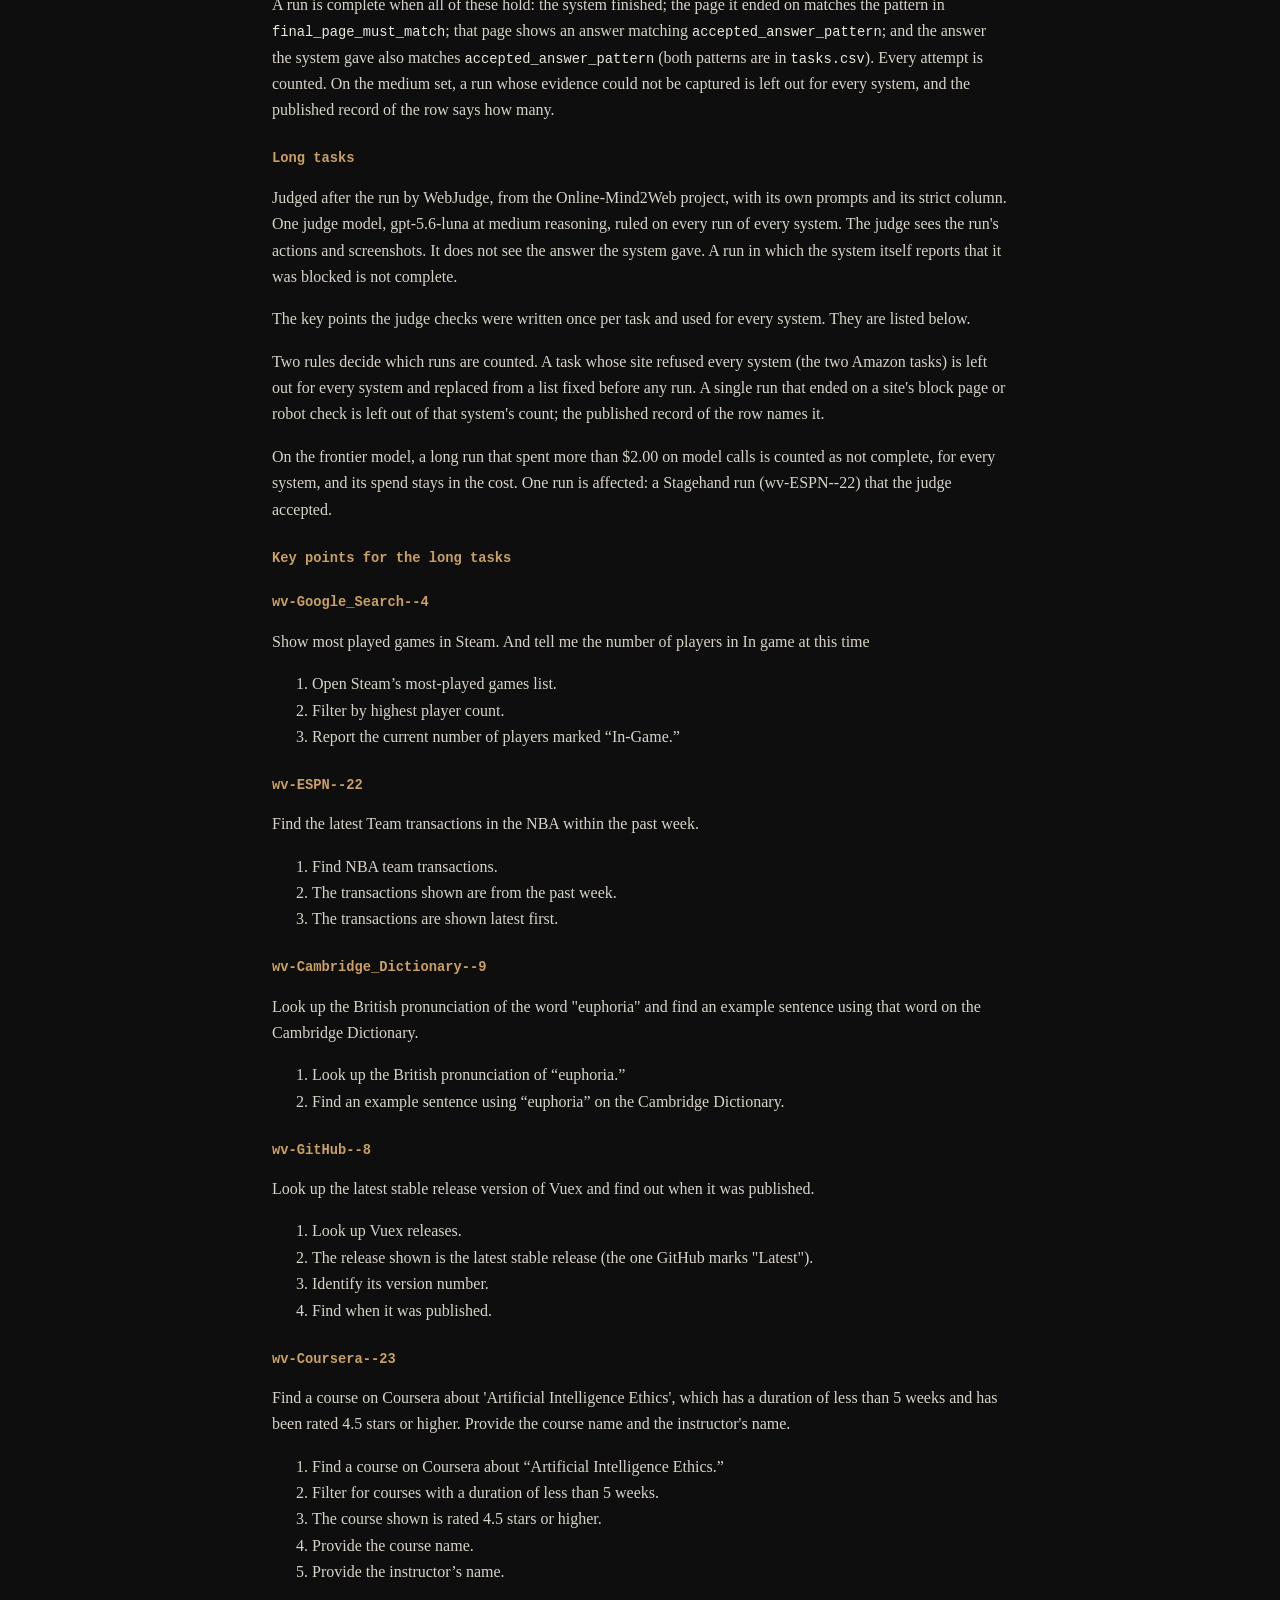
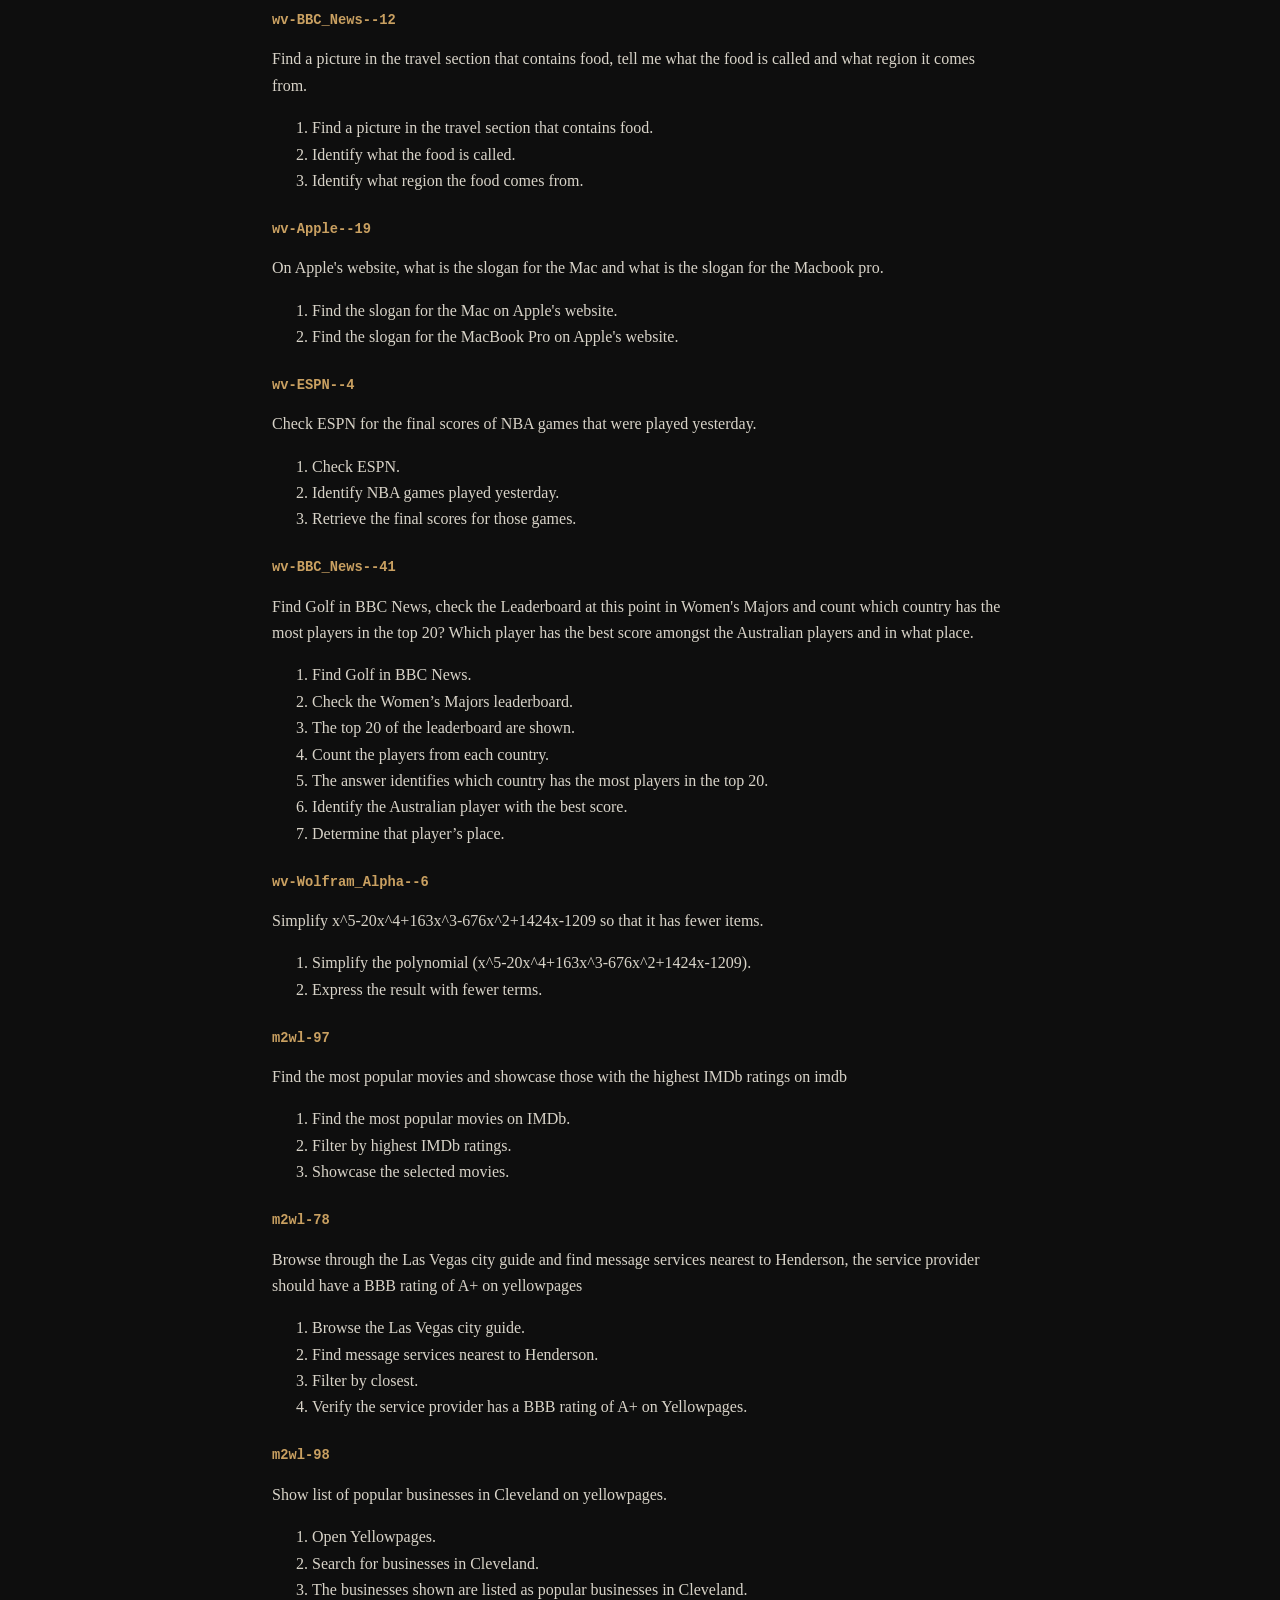
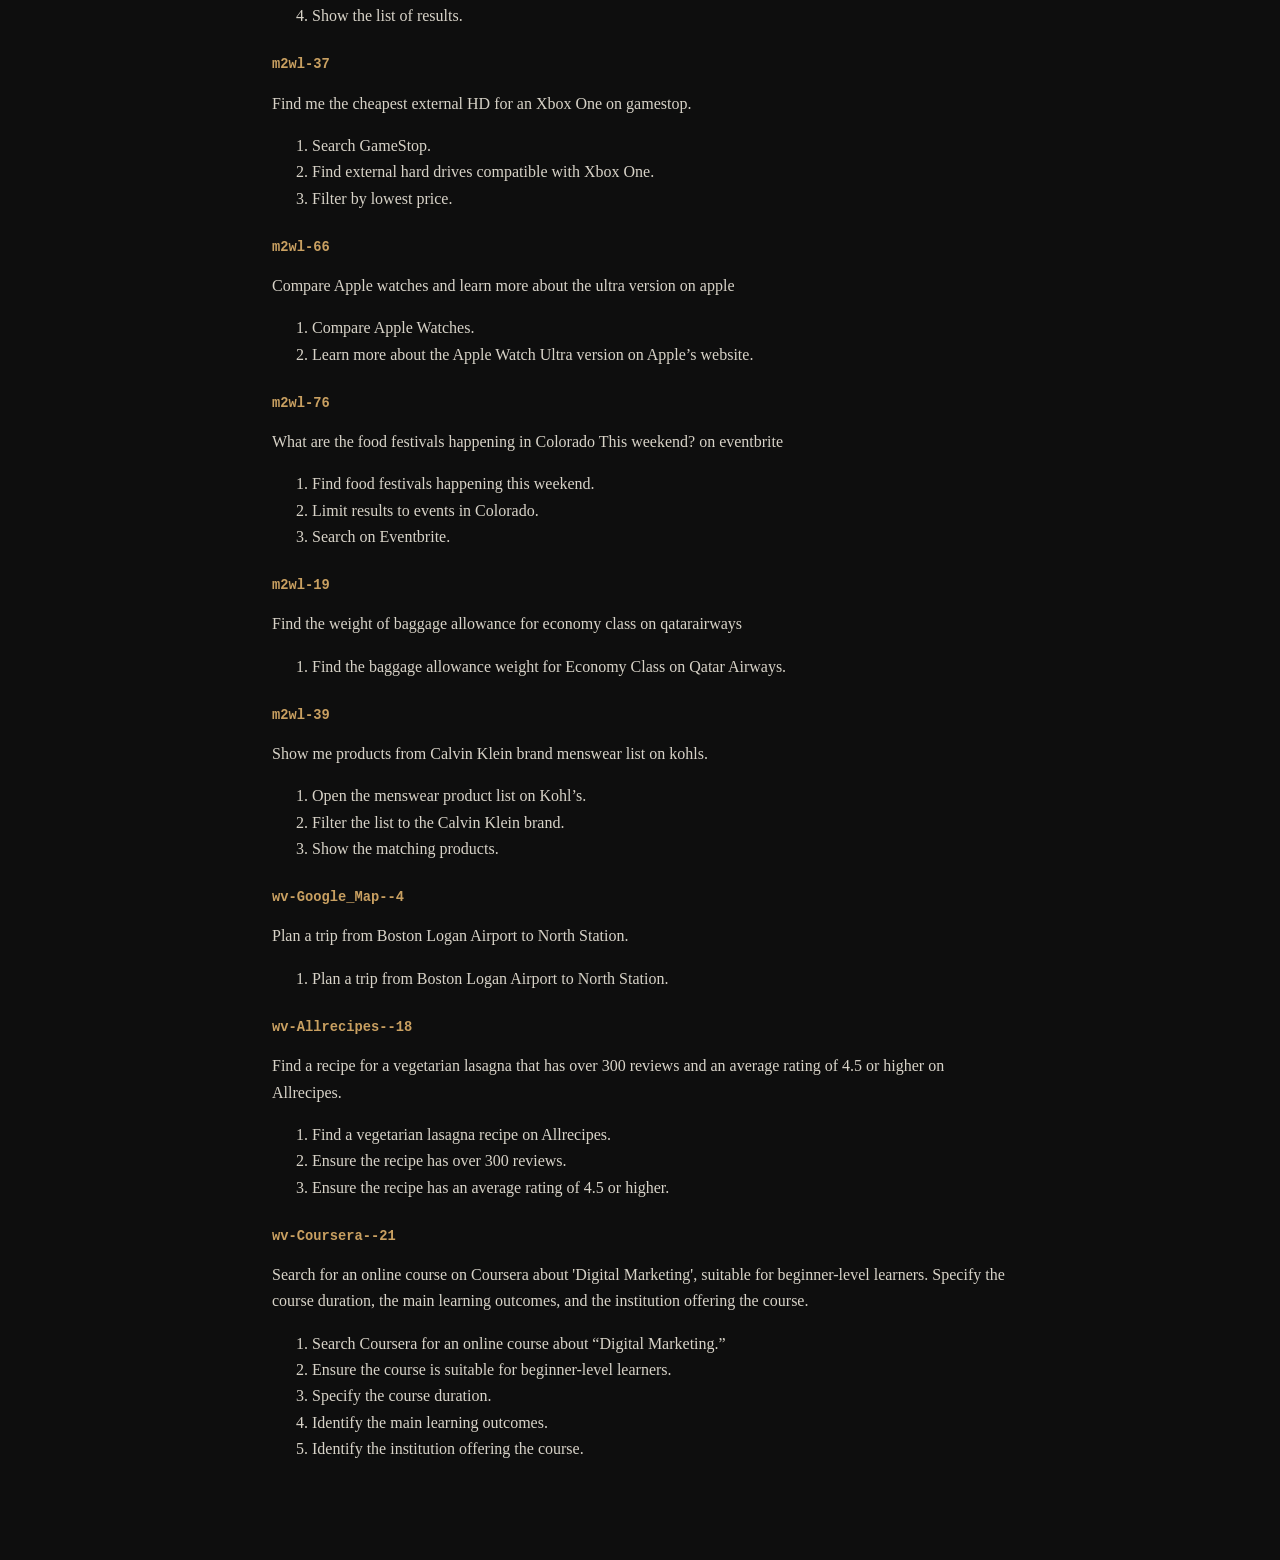
<file: benchmark-tasksets/replication/index.html>
<!doctype html><html lang="en"><head><meta charset="utf-8"><meta name="viewport" content="width=device-width,initial-scale=1">
<title>Protocolis benchmark: replication kit</title>
<style>
:root{color-scheme:dark}body{margin:0;background:#0e0e0e;color:#ece8df;font:16px/1.65 Georgia,'Times New Roman',serif}
main{max-width:46rem;margin:0 auto;padding:3rem 1.25rem 5rem}h1{font-size:1.9rem;line-height:1.2;margin:0 0 1rem;font-weight:500}
h2{font-size:1.2rem;margin:2.6rem 0 .6rem;font-weight:600}h3{font:600 .86rem/1.4 ui-monospace,Menlo,monospace;margin:1.6rem 0 .3rem;color:#c9a061}
a{color:#c9a061}p,li{color:#d8d3c8}code{font:0.86em ui-monospace,Menlo,monospace;color:#ece8df}
.files{list-style:none;padding:0;margin:1rem 0}.files li{padding:.7rem 0;border-top:1px solid #2a2a2a}.files li:last-child{border-bottom:1px solid #2a2a2a}
.files a{font:600 .95rem ui-monospace,Menlo,monospace}.files span{display:block;color:#a9a498;font-size:.93rem}
.back{font:.8rem ui-monospace,Menlo,monospace;letter-spacing:.06em}.kit{display:inline-block;margin:.4rem 0 0;padding:.55rem 1rem;border:1px solid #c9a061;text-decoration:none;font:600 .86rem ui-monospace,Menlo,monospace}
</style></head><body><main>
<p class="back"><a href="/#benchmarks">&larr; protocolis.co benchmarks</a></p>
<h1>Benchmark replication kit</h1>
<p>This kit holds the material behind the results published at
protocolis.co and in the paper <em>Solid-State Web Execution: Compiling
Web Applications into Verified Operations for AI Agents</em>. With it a
reader can recompute every completion figure and run the same tasks on
any system.</p>

<p><a class="kit" href="protocolis-replication-kit.zip" download>Download the whole kit (.zip)</a></p>
<h2>Files</h2>
<ul class="files">
<li><a href="tasks.csv">tasks.csv</a><span>The tasks: 20 short, 40 medium and 21 long, each with its start page and text. Short and medium tasks also carry the page a run must end on and the answers that are accepted.</span></li>
<li><a href="outcomes.csv">outcomes.csv</a><span>One line for every counted run, 3,443 in all: the task, the system, the model, whether the system said it had finished, and whether the run was judged complete.</span></li>
<li><a href="cells.csv">cells.csv</a><span>The 81 published cells: completed and attempted runs, cost, time and tokens per completed task.</span></li>
</ul>
<h2 id="how-to-read-it">How to read it</h2>
<p>A cell is one system on one model on one task set. Its completion is
the number of lines in <code>outcomes.csv</code> for that cell with
<code>judged_complete</code> = yes, over the number of lines for that
cell. Those two numbers are the <code>completed</code> and
<code>attempted</code> columns of <code>cells.csv</code>, and they were
checked against each other when this kit was built.</p>
<p>Short and medium tasks were run more than once per system, so a task
can appear several times in a cell; <code>attempt</code> numbers them.
Long tasks were run once.</p>
<p>Not every cell has the same number of long runs. The two rules in
<code>JUDGING.md</code> explain why: tasks on a site that refused every
system were replaced, and a single run that ended on a site's block page
is left out of that system's count. The long tasks come from two public
sets, WebVoyager and Mind2Web-Live; <code>tasks.csv</code> names the
source of each.</p>
<p>Two Protocolis cells on the short set (Tools, frontier model) are
counted as published, on the page check: the run ended on the required
page showing an accepted answer. On the answer check as well, one run in
each would not count.</p>
<p>In two Protocolis cells on the medium set (Agents, strong model),
both runs of one task ended on the site's robot check and were measured
again; the second measurement is the one counted, as in the published
record.</p>
<p>Every Protocolis run is a first visit: the system kept no memory of
any site and has no site-specific code.</p>
<h2 id="what-is-not-here">What is not here</h2>
<p>The engine's source code and internal records are not published. The
recorded runs are provided on request for replication. Access to the
system itself, for running it on sites of your own choosing, can be
requested at protocolis.co.</p>
<p>Built from the published record as it stood on 20 November 2026.</p>

<h2 id="how-each-run-was-judged">How each run was judged</h2>
<p>One rule per task set. The same rule was applied to every system.</p>
<h3 id="short-and-medium-tasks">Short and medium tasks</h2>
<p>A run is complete when all of these hold: the system finished; the
page it ended on matches the pattern in
<code>final_page_must_match</code>; that page shows an answer matching
<code>accepted_answer_pattern</code>; and the answer the system gave
also matches <code>accepted_answer_pattern</code> (both patterns are in
<code>tasks.csv</code>). Every attempt is counted. On the medium set, a
run whose evidence could not be captured is left out for every system,
and the published record of the row says how many.</p>
<h3 id="long-tasks">Long tasks</h2>
<p>Judged after the run by WebJudge, from the Online-Mind2Web project,
with its own prompts and its strict column. One judge model,
gpt-5.6-luna at medium reasoning, ruled on every run of every system.
The judge sees the run's actions and screenshots. It does not see the
answer the system gave. A run in which the system itself reports that it
was blocked is not complete.</p>
<p>The key points the judge checks were written once per task and used
for every system. They are listed below.</p>
<p>Two rules decide which runs are counted. A task whose site refused
every system (the two Amazon tasks) is left out for every system and
replaced from a list fixed before any run. A single run that ended on a
site's block page or robot check is left out of that system's count; the
published record of the row names it.</p>
<p>On the frontier model, a long run that spent more than $2.00 on model
calls is counted as not complete, for every system, and its spend stays
in the cost. One run is affected: a Stagehand run (wv-ESPN--22) that the
judge accepted.</p>
<h3 id="key-points-for-the-long-tasks">Key points for the long
tasks</h2>
<h3 id="wv-google_search--4">wv-Google_Search--4</h3>
<p>Show most played games in Steam. And tell me the number of players in
In game at this time</p>
<ol type="1">
<li>Open Steam’s most-played games list.</li>
<li>Filter by highest player count.</li>
<li>Report the current number of players marked “In-Game.”</li>
</ol>
<h3 id="wv-espn--22">wv-ESPN--22</h3>
<p>Find the latest Team transactions in the NBA within the past
week.</p>
<ol type="1">
<li>Find NBA team transactions.</li>
<li>The transactions shown are from the past week.</li>
<li>The transactions are shown latest first.</li>
</ol>
<h3 id="wv-cambridge_dictionary--9">wv-Cambridge_Dictionary--9</h3>
<p>Look up the British pronunciation of the word "euphoria" and find an
example sentence using that word on the Cambridge Dictionary.</p>
<ol type="1">
<li>Look up the British pronunciation of “euphoria.”</li>
<li>Find an example sentence using “euphoria” on the Cambridge
Dictionary.</li>
</ol>
<h3 id="wv-github--8">wv-GitHub--8</h3>
<p>Look up the latest stable release version of Vuex and find out when
it was published.</p>
<ol type="1">
<li>Look up Vuex releases.</li>
<li>The release shown is the latest stable release (the one GitHub marks
"Latest").</li>
<li>Identify its version number.</li>
<li>Find when it was published.</li>
</ol>
<h3 id="wv-coursera--23">wv-Coursera--23</h3>
<p>Find a course on Coursera about 'Artificial Intelligence Ethics',
which has a duration of less than 5 weeks and has been rated 4.5 stars
or higher. Provide the course name and the instructor's name.</p>
<ol type="1">
<li>Find a course on Coursera about “Artificial Intelligence
Ethics.”</li>
<li>Filter for courses with a duration of less than 5 weeks.</li>
<li>The course shown is rated 4.5 stars or higher.</li>
<li>Provide the course name.</li>
<li>Provide the instructor’s name.</li>
</ol>
<h3 id="wv-bbc_news--12">wv-BBC_News--12</h3>
<p>Find a picture in the travel section that contains food, tell me what
the food is called and what region it comes from.</p>
<ol type="1">
<li>Find a picture in the travel section that contains food.</li>
<li>Identify what the food is called.</li>
<li>Identify what region the food comes from.</li>
</ol>
<h3 id="wv-apple--19">wv-Apple--19</h3>
<p>On Apple's website, what is the slogan for the Mac and what is the
slogan for the Macbook pro.</p>
<ol type="1">
<li>Find the slogan for the Mac on Apple's website.</li>
<li>Find the slogan for the MacBook Pro on Apple's website.</li>
</ol>
<h3 id="wv-espn--4">wv-ESPN--4</h3>
<p>Check ESPN for the final scores of NBA games that were played
yesterday.</p>
<ol type="1">
<li>Check ESPN.</li>
<li>Identify NBA games played yesterday.</li>
<li>Retrieve the final scores for those games.</li>
</ol>
<h3 id="wv-bbc_news--41">wv-BBC_News--41</h3>
<p>Find Golf in BBC News, check the Leaderboard at this point in Women's
Majors and count which country has the most players in the top 20? Which
player has the best score amongst the Australian players and in what
place.</p>
<ol type="1">
<li>Find Golf in BBC News.</li>
<li>Check the Women’s Majors leaderboard.</li>
<li>The top 20 of the leaderboard are shown.</li>
<li>Count the players from each country.</li>
<li>The answer identifies which country has the most players in the top
20.</li>
<li>Identify the Australian player with the best score.</li>
<li>Determine that player’s place.</li>
</ol>
<h3 id="wv-wolfram_alpha--6">wv-Wolfram_Alpha--6</h3>
<p>Simplify x^5-20x^4+163x^3-676x^2+1424x-1209 so that it has fewer
items.</p>
<ol type="1">
<li>Simplify the polynomial (x^5-20x^4+163x^3-676x^2+1424x-1209).</li>
<li>Express the result with fewer terms.</li>
</ol>
<h3 id="m2wl-97">m2wl-97</h3>
<p>Find the most popular movies and showcase those with the highest IMDb
ratings on imdb</p>
<ol type="1">
<li>Find the most popular movies on IMDb.</li>
<li>Filter by highest IMDb ratings.</li>
<li>Showcase the selected movies.</li>
</ol>
<h3 id="m2wl-78">m2wl-78</h3>
<p>Browse through the Las Vegas city guide and find message services
nearest to Henderson, the service provider should have a BBB rating of
A+ on yellowpages</p>
<ol type="1">
<li>Browse the Las Vegas city guide.</li>
<li>Find message services nearest to Henderson.</li>
<li>Filter by closest.</li>
<li>Verify the service provider has a BBB rating of A+ on
Yellowpages.</li>
</ol>
<h3 id="m2wl-98">m2wl-98</h3>
<p>Show list of popular businesses in Cleveland on yellowpages.</p>
<ol type="1">
<li>Open Yellowpages.</li>
<li>Search for businesses in Cleveland.</li>
<li>The businesses shown are listed as popular businesses in
Cleveland.</li>
<li>Show the list of results.</li>
</ol>
<h3 id="m2wl-37">m2wl-37</h3>
<p>Find me the cheapest external HD for an Xbox One on gamestop.</p>
<ol type="1">
<li>Search GameStop.</li>
<li>Find external hard drives compatible with Xbox One.</li>
<li>Filter by lowest price.</li>
</ol>
<h3 id="m2wl-66">m2wl-66</h3>
<p>Compare Apple watches and learn more about the ultra version on
apple</p>
<ol type="1">
<li>Compare Apple Watches.</li>
<li>Learn more about the Apple Watch Ultra version on Apple’s
website.</li>
</ol>
<h3 id="m2wl-76">m2wl-76</h3>
<p>What are the food festivals happening in Colorado This weekend? on
eventbrite</p>
<ol type="1">
<li>Find food festivals happening this weekend.</li>
<li>Limit results to events in Colorado.</li>
<li>Search on Eventbrite.</li>
</ol>
<h3 id="m2wl-19">m2wl-19</h3>
<p>Find the weight of baggage allowance for economy class on
qatarairways</p>
<ol type="1">
<li>Find the baggage allowance weight for Economy Class on Qatar
Airways.</li>
</ol>
<h3 id="m2wl-39">m2wl-39</h3>
<p>Show me products from Calvin Klein brand menswear list on kohls.</p>
<ol type="1">
<li>Open the menswear product list on Kohl’s.</li>
<li>Filter the list to the Calvin Klein brand.</li>
<li>Show the matching products.</li>
</ol>
<h3 id="wv-google_map--4">wv-Google_Map--4</h3>
<p>Plan a trip from Boston Logan Airport to North Station.</p>
<ol type="1">
<li>Plan a trip from Boston Logan Airport to North Station.</li>
</ol>
<h3 id="wv-allrecipes--18">wv-Allrecipes--18</h3>
<p>Find a recipe for a vegetarian lasagna that has over 300 reviews and
an average rating of 4.5 or higher on Allrecipes.</p>
<ol type="1">
<li>Find a vegetarian lasagna recipe on Allrecipes.</li>
<li>Ensure the recipe has over 300 reviews.</li>
<li>Ensure the recipe has an average rating of 4.5 or higher.</li>
</ol>
<h3 id="wv-coursera--21">wv-Coursera--21</h3>
<p>Search for an online course on Coursera about 'Digital Marketing',
suitable for beginner-level learners. Specify the course duration, the
main learning outcomes, and the institution offering the course.</p>
<ol type="1">
<li>Search Coursera for an online course about “Digital Marketing.”</li>
<li>Ensure the course is suitable for beginner-level learners.</li>
<li>Specify the course duration.</li>
<li>Identify the main learning outcomes.</li>
<li>Identify the institution offering the course.</li>
</ol>

</main></body></html>
</file>
<file: theme-light.css>
/* protocolis.co light theme: generated by APC Lawyer/08_Website/theme-light/build.py from the site CSS. Do not edit by hand. */
html[data-theme=light]{color-scheme:light}
html[data-theme=light] img[src$="logo.svg"],html[data-theme=light] img[src$="glyph.svg"]{filter:brightness(0) saturate(100%) opacity(.9)}
html[data-theme=light] .fc-fig{background:transparent;--bg-2:var(--bg);padding-left:0;padding-right:0}
html[data-theme=light] .claim-tip::after{box-shadow:0 6px 18px rgba(0,0,0,0.122)}
html[data-theme=light]{--bg:#eef0f3;--bg-2:#ffffff;--fg:#17191d;--fg-2:#45474c;--dim:#646a73;--rule:rgba(23,30,45,0.13);--accent:#8f6a2c;--accent-ink:#ffffff;--accent-wash:rgba(143,106,44,0.09)}
html[data-theme=light] .chip.acquisition-status::after{background:linear-gradient(90deg,transparent,rgba(23,30,45,0.18),rgba(143,106,44,0.1),transparent)}
html[data-theme=light] .chip.patent-status{border-color:rgba(23,30,45,0.6)}
html[data-theme=light] a.chip.on:hover,html[data-theme=light] a.chip.on:focus-visible{color:#fff}
html[data-theme=light] a.chip.patent-status:hover,html[data-theme=light] a.chip.patent-status:focus-visible{background:rgb(23,25,29);border-color:rgb(23,25,29)}
html[data-theme=light] .chip.customers{border-color:rgba(23,30,45,0.6)}
html[data-theme=light] .chip.customers:hover,html[data-theme=light] a.chip.customers:focus-visible{background:rgb(23,25,29);border-color:rgb(23,25,29)}
html[data-theme=light] .cbar button.on{border-color:#7d5c24;background:#7d5c24;color:#fff}
html[data-theme=light] .ctag.m-std{background:rgba(63,95,132,0.2);border-color:rgba(63,95,132,0.5)}
html[data-theme=light] .cres .cr.ct{background:#eef1f5}
html[data-theme=light] .cres.m-std .cr.us{background:rgba(63,95,132,0.16)}
html[data-theme=light] .cres .cr.us.std{background:rgba(63,95,132,0.16)}
html[data-theme=light] .modes>.m-standard{background:color-mix(in srgb,rgb(91,122,156) 12%,var(--bg-2));box-shadow:inset 0 2px 0 rgba(63,95,132,0.7)}
html[data-theme=light] body::before{background-image:linear-gradient(rgba(143,106,44,0.075) 1px,transparent 1px),linear-gradient(90deg,rgba(143,106,44,0.075) 1px,transparent 1px)}
html[data-theme=light] .mt-key .k::before{background:rgba(23,30,45,0.25)}
html[data-theme=light] .mt-key .k.st::before{background:#5b7a9c}
html[data-theme=light] .mt-l.st{background:rgba(63,95,132,0.1)}
html[data-theme=light] .mt-l.st .nm,html[data-theme=light] .mt-l.st b{color:#3f5f84}
html[data-theme=light] .access-dialog::backdrop{background:rgba(0,0,0,0.45)}
html[data-theme=light] .access-status[data-state="error"]{color:#b4412e}
html[data-theme=light] .mt-key .k::before{background:rgba(23,30,45,0.25)}
html[data-theme=light] .mt-key .k.st::before{background:#5b7a9c}
html[data-theme=light] .mt-l.st{background:rgba(63,95,132,0.1)}
html[data-theme=light] .mt-l.st .nm,html[data-theme=light] .mt-l.st b{color:#3f5f84}
html[data-theme=light] #benchmarks .mt-detail-copy{box-shadow:0 12px 35px rgba(0,0,0,.14)}
html[data-theme=light] body .top nav .nav-cta:hover,html[data-theme=light] body .top nav .nav-cta:focus-visible{background:#d6b074}
html[data-theme=light] #compare .feature-definition-trigger{text-decoration:underline dotted rgba(23,30,45,0.3)}
html[data-theme=light] .feature-popover{border:1px solid rgba(143,106,44,0.55);background:#ffffff;box-shadow:0 16px 48px rgba(0,0,0,0.175)}
html[data-theme=light] .ts-standard{background:rgba(63,95,132,0.1)}
html[data-theme=light] .ts-standard .ts-name,html[data-theme=light] .ts-standard .ts-value{color:#3f5f84}
html[data-theme=light] .ts-table tbody tr[data-action]:hover{background:rgba(0,0,0,0.035)}
html[data-theme=light] .ts-table tbody tr.ts-standard[data-action]:hover{background:rgba(63,95,132,0.17)}
html[data-theme=light] .ts-table tbody tr.ts-focus{background:rgba(0,0,0,0.055)}
html[data-theme=light] .ts-value{color:#26282c}
html[data-theme=light] .ts-delta b{color:#b04a2e}
html[data-theme=light] .ts-ours b{color:#8f6a2c}
html[data-theme=light] .ts-ours small{color:rgba(143,106,44,0.8)}
html[data-theme=light] .ts-standard .ts-neutral b{color:#3f5f84}
html[data-theme=light] .ts-own:not(.ts-standard) .ts-neutral b{color:#8f6a2c}
html[data-theme=light] .ts-lean{background:rgba(46,125,96,0.085)}
html[data-theme=light] .ts-lean .ts-name,html[data-theme=light] .ts-lean .ts-value,html[data-theme=light] .ts-lean .ts-vs{color:#2e7d60}
html[data-theme=light] .ts-lean.ts-selected{box-shadow:inset 3px 0 #2e7d60}
html[data-theme=light] .ts-lean .ts-ours b,html[data-theme=light] .ts-lean .ts-neutral b{color:#2e7d60}
html[data-theme=light] .ts-lean .ts-ours small{color:rgba(46,125,96,0.8)}
html[data-theme=light] .ts-standard .ts-ours b{color:#3f5f84}
html[data-theme=light] .ts-standard .ts-ours small{color:rgba(63,95,132,0.8)}
html[data-theme=light] .ts-popover{box-shadow:0 12px 35px rgba(0,0,0,.14)}
@media(min-width:1000px){html[data-theme=light] .ts-table tbody td:is(:nth-child(2),html[data-theme=light] :nth-child(3),html[data-theme=light] :nth-child(5),html[data-theme=light] :nth-child(6)){background:linear-gradient(90deg,transparent calc(var(--fig) + var(--gut)),rgba(23,30,45,0.045) 0)}}
html[data-theme=light] .ts-flag{color:#b04a2e}
html[data-theme=light] .range-key .k.st::before{border-color:#5b7a9c}
html[data-theme=light] .range-st{stroke:#5b7a9c}
html[data-theme=light] #range-tip{box-shadow:0 12px 35px rgba(0,0,0,.14)}
html[data-theme=light] .ts-table thead small.ts-th-note{color:#55575c}
html[data-theme=light] .ts-table .ts-divider th small{color:#55575c}
html[data-theme=light] .ts-divider-label{border:1px solid rgba(23,30,45,0.42)}
html[data-theme=light] .ts-table thead .ts-divider-label small{color:#55575c}
html[data-theme=light] #range,html[data-theme=light] .gr{--ad:#a8772c;--st:#2f6fc4;--riv:#a9a59c;--wash:rgba(143,106,44,0.07);--heat-lo:#eef1f5;--heat-hi:#9c7430;--ink-dark:#14161a;--ink-light:#17191d}
</file>
<file: benchmark-tasksets/benchmarks.css>
#benchmarks .ts-head{display:flex;align-items:center;justify-content:space-between;flex-wrap:wrap;gap:.8rem 1.5rem;margin-bottom:0}#benchmarks .ts-head .rail{margin:0}#taskset-benchmarks{width:100%;min-width:0;margin-top:1.2rem}.ts-headside{display:flex;flex-direction:column;align-items:flex-end;gap:1.1rem;min-width:0}.ts-headside .sub{margin:0;max-width:36rem}.ts-controls{display:flex;flex-wrap:wrap;justify-content:flex-end;gap:.6rem}.ts-tabs,.ts-tiers{display:inline-flex;flex:none;border:1px solid var(--rule);border-radius:999px;padding:3px}.ts-controls button{all:unset;cursor:pointer;font:500 .72rem var(--font-mono);letter-spacing:.12em;text-transform:uppercase;color:var(--fg-2);padding:.45rem 1rem;border-radius:999px}.ts-controls button[aria-pressed=true]{background:var(--accent);color:var(--accent-ink)}.ts-controls button small{display:none}.ts-controls button:focus-visible,.ts-info-button:focus-visible{outline:2px solid var(--accent);outline-offset:3px}.ts-table tbody tr[data-action]:focus-visible{outline:2px solid var(--accent);outline-offset:-2px}
.ts-table{width:100%;table-layout:fixed;border-collapse:collapse;border-top:1px solid var(--fg-2);text-align:left;font-variant-numeric:tabular-nums}.ts-col-name{width:32%}.ts-col-more{width:2.6rem}.ts-table thead th{padding:.65rem .65rem;font:500 .65rem var(--font-mono);text-transform:uppercase;letter-spacing:.08em;color:var(--fg-2)}.ts-table thead small{display:block;font-size:.55rem;text-transform:none;letter-spacing:0;margin-top:.15rem;color:var(--dim)}.ts-table tbody tr{border-top:1px solid var(--rule)}.ts-table tbody th,.ts-table td{padding:.55rem .65rem;vertical-align:middle;font-weight:400;line-height:1.3}.ts-name{font:.85rem var(--font-body);color:var(--fg);display:inline}.ts-meta{display:block;font:.56rem/1.4 var(--font-mono);color:var(--dim);margin-top:.15rem;overflow-wrap:anywhere}.ts-value{font:.8rem var(--font-mono);color:var(--fg-2)}.ts-own{background:var(--accent-wash)}.ts-own .ts-name,.ts-own .ts-value{color:var(--accent)}.ts-standard{background:rgba(127,147,168,.1)}.ts-standard .ts-name,.ts-standard .ts-value{color:#b9c7d6}.ts-selected{box-shadow:inset 3px 0 var(--accent)}
.ts-table tbody tr[data-action]{cursor:pointer;transition:background-color .15s}.ts-table tbody tr[data-action]:hover{background:rgba(255,255,255,.035)}.ts-table tbody tr.ts-standard[data-action]:hover{background:rgba(127,147,168,.17)}.ts-table tbody tr.ts-focus{background:rgba(255,255,255,.055);box-shadow:inset 3px 0 var(--fg-2)}.ts-vs{display:block;margin-top:.3rem;font:.58rem/1.4 var(--font-mono);letter-spacing:.04em;color:var(--accent)}.ts-vs-hint{color:var(--dim);letter-spacing:0}.ts-vs{white-space:nowrap;overflow:hidden;text-overflow:ellipsis}
.ts-reference-label{font:.52rem var(--font-mono);text-transform:uppercase;letter-spacing:.06em;margin-left:.45rem;opacity:.75}.ts-make-ref{opacity:0;transition:opacity .15s}tr:hover .ts-make-ref,tr:focus-visible .ts-make-ref{opacity:.75}@media(hover:none){.ts-make-ref{opacity:.6}}
.ts-value{font-size:.9rem;font-weight:400;color:#dcd7cc}.ts-delta{display:block;margin-top:.3rem;line-height:1.05;white-space:nowrap}.ts-delta b{font:600 1.05rem/1 var(--font-display);letter-spacing:.01em;color:#d3917c}.ts-delta small{font:.6rem var(--font-mono);color:var(--dim);margin-left:.25rem}.ts-ours b{font-size:1.22rem;color:#ecca8e}.ts-ours small{color:rgba(236,202,142,.8)}.ts-loss b{color:var(--dim);font-weight:500}.ts-standard .ts-neutral b{color:#b9c7d6}.ts-own:not(.ts-standard) .ts-neutral b{color:#d9b981}.ts-lean{background:rgba(143,190,170,.085)}.ts-lean .ts-name,.ts-lean .ts-value,.ts-lean .ts-vs{color:#a3cdbb}.ts-lean.ts-selected{box-shadow:inset 3px 0 #a3cdbb}.ts-lean .ts-ours b,.ts-lean .ts-neutral b{color:#b4dccb}.ts-lean .ts-ours small{color:rgba(180,220,203,.8)}.ts-standard .ts-ours b{color:#cddcec}.ts-standard .ts-ours small{color:rgba(205,220,236,.8)}.ts-table .ts-loss b{color:var(--dim)}.ts-table .ts-loss small{color:var(--dim)}.ts-plain small{margin-left:0}
.ts-more-head,.ts-more-cell{text-align:right}.ts-popover select{display:block;width:100%;max-width:100%;background:var(--bg);color:var(--fg);border:1px solid var(--rule);font:inherit;padding:.35rem;margin:.3rem 0 .7rem}
.ts-ultra{margin-top:0}.ts-table .ts-divider th{padding:0;height:0;line-height:0;position:relative}.ts-divider-label{position:absolute;left:.65rem;top:0;transform:translateY(-50%);z-index:1;padding:0 .55rem 0 0;background:var(--bg);line-height:1.4;white-space:nowrap;color:var(--fg)}.ts-table .ts-divider th small{display:inline;font-size:.6rem;color:var(--dim);letter-spacing:.08em;margin:0}.ts-info{display:inline-block;vertical-align:middle}.ts-info-button{all:unset;display:inline-grid;place-items:center;cursor:pointer;width:1.25rem;height:1.25rem;border:1px solid var(--rule);border-radius:50%;color:var(--accent);font:600 .7rem var(--font-display)}.ts-popover{position:fixed;z-index:1000;width:min(26rem,calc(100vw - 24px));max-height:55vh;overflow:auto;box-sizing:border-box;padding:.85rem;background:var(--bg-2);border:1px solid var(--rule);border-radius:8px;box-shadow:0 12px 35px #0009;color:var(--fg-2);font:.7rem/1.6 var(--font-mono);text-transform:none;letter-spacing:0;text-align:left}.ts-popover[hidden]{display:none}.ts-popover p{margin:0 0 .6rem}.ts-popover p:last-child{margin:0}.ts-withheld{padding:1.5rem 0;border-top:1px solid var(--rule);color:var(--fg-2)}.ts-withheld h4{font-size:1.2rem}.ts-withheld p{font-size:.8rem}.ts-sr{position:absolute;width:1px;height:1px;overflow:hidden;clip-path:inset(50%)}
@media(min-width:1000px){.ts-col-name{width:24%}.ts-pair{display:grid;grid-template-columns:var(--fig,6.5ch) auto;column-gap:var(--gut);align-items:baseline;font:400 .92rem var(--font-mono)}.ts-pair .ts-value{font-size:.92rem;justify-self:end;text-align:right}.ts-table td{--gut:1rem}.ts-table td:nth-child(2){--fig:5.5ch}.ts-table td:nth-child(3){--fig:6.5ch}.ts-table td:nth-child(4){--fig:6.5ch}.ts-table td:nth-child(5){--fig:7.5ch}.ts-table td:nth-child(6){--fig:5.5ch}.ts-table tbody td:nth-child(n+2):nth-child(-n+6){font:400 .92rem var(--font-mono)}.ts-table tbody td:is(:nth-child(2),:nth-child(3),:nth-child(5),:nth-child(6)){background:linear-gradient(90deg,transparent calc(var(--fig) + var(--gut)),rgba(236,232,223,.045) 0)}.ts-pair .ts-delta{margin-top:0}.ts-pair .ts-delta b{font-size:clamp(.98rem,1.28vw,1.2rem)}.ts-pair .ts-ours b{font-size:clamp(1.05rem,1.45vw,1.38rem)}.ts-pair .ts-delta small{display:block;margin:.2rem 0 0}.ts-pair .ts-plain small{margin:0}}
@media(min-width:1200px){.ts-table td{--gut:1.6rem}}
@media(min-width:761px) and (max-width:1199px){.ts-controls button{font-size:.66rem;letter-spacing:.1em;padding:.42rem .62rem}}
@media(max-width:760px){.ts-headside{align-items:flex-start}.ts-controls{justify-content:flex-start}}
@media(max-width:700px){.ts-controls{gap:.5rem}.ts-controls button{font-size:.62rem;padding:.4rem .7rem}.ts-col-more{width:1.6rem}.ts-table thead th{padding:.5rem .25rem;font-size:.49rem;letter-spacing:0}.ts-table thead small{display:none}.ts-divider-label{left:.25rem}.ts-table .ts-divider th small{display:inline;font-size:.45rem}.ts-table thead .ts-th-note{display:block;font-size:.5rem}.ts-th-note span{display:none}.ts-table tbody th,.ts-table td{padding:.4rem .25rem}.ts-name{font-size:.7rem}.ts-value{font-size:.63rem;overflow-wrap:anywhere}.ts-meta{font-size:.45rem}.ts-vs{font-size:.47rem;white-space:normal}.ts-delta{margin-top:.2rem;white-space:normal}.ts-delta b{font-size:.8rem}.ts-ours b{font-size:.9rem}.ts-delta small{display:block;margin:.1rem 0 0;font-size:.45rem}.ts-reference-label{display:block;margin:.1rem 0 0}.ts-info-button{width:1.15rem;height:1.15rem}}
/* Completion as a rate: the percentage is the figure, the count sits under it in smaller, dimmer type (always visible). */
.ts-rate{white-space:nowrap}.ts-count{display:block;font-size:.66em;line-height:1.3;letter-spacing:0;color:var(--dim);margin-top:.1rem;white-space:nowrap}.ts-count-note{text-decoration:underline dotted;text-underline-offset:.15em;cursor:help}
.ts-table.ts-group{margin-top:0}
.ts-token-note{margin:0 0 1.4rem;color:var(--fg-2);font:.72rem/1.6 var(--font-mono)}
.ts-flag{color:#d3917c}
.ts-controls.range-layers{justify-content:flex-start;margin-top:1.4rem}
.ts-controls.range-pick{justify-content:flex-start;margin:0 0 .7rem}
.ts-controls.range-pick button{font-size:.6rem;padding:.3rem .75rem;letter-spacing:.1em}
.range-plot svg{display:block;width:100%;height:auto}
.range-key .k.st::before{border-color:#8fa3b8}
.range-st{stroke:#8fa3b8;stroke-width:2.2;fill:none;stroke-linecap:round;stroke-linejoin:round}
.range-hi{stroke:var(--fg);stroke-width:2.2;fill:none;stroke-linecap:round;stroke-linejoin:round}
.range-us,.range-op{stroke-linejoin:round}
.range-pt{cursor:pointer}
.range-pt:focus-visible{outline:2px solid var(--accent);outline-offset:2px}
#range-tip{position:fixed;z-index:1000;max-width:17rem;padding:.6rem .75rem;background:var(--bg-2);border:1px solid var(--rule);border-radius:8px;box-shadow:0 12px 35px #0009;font:.68rem/1.5 var(--font-mono);color:var(--fg-2);pointer-events:none}
#range-tip b{display:block;color:var(--fg);font-weight:500}

/*NOTE-LEGIBLE*/.ts-table thead th:first-child{color:var(--fg)}.ts-table thead small.ts-th-note{color:#d6d1c4;margin-top:.3rem;line-height:1.35}.ts-table thead small.ts-th-note span{color:var(--dim)}.ts-table .ts-divider th small{color:#d6d1c4}
@media(min-width:701px){.ts-table thead small.ts-th-note,.ts-table .ts-divider th small{font-size:.74rem;letter-spacing:0}.ts-table thead small.ts-th-note span{font-size:.62rem}}
/*LABEL-OUTLINE*/.ts-divider-label{border:1px solid rgba(236,232,223,.42);border-radius:3px;padding:.2rem .7rem}.ts-label-th{position:relative}.ts-table.ts-labelled{border-top:0}.ts-table.ts-labelled .ts-divider-label{top:100%}.ts-table.ts-labelled tbody tr:first-child td{padding-top:1rem}.ts-table thead .ts-divider-label small{display:inline;margin:0}.ts-divider-label .ts-th-meta{color:var(--dim);font-size:.62rem;text-transform:none;letter-spacing:0}
@media(max-width:700px){.ts-divider-label{padding:.15rem .45rem}.ts-divider-label .ts-th-meta{display:none}}
/*LABEL-SAME*/@media(min-width:701px){.ts-table thead .ts-divider-label small{font-size:.74rem;letter-spacing:0}}.ts-table thead .ts-divider-label small{color:#d6d1c4}
/* On phones, keep whole values in labelled rows: three time/completion cells, then cost beside tokens. */
@media(max-width:600px){
 .ts-table,.ts-table thead,.ts-table tbody,.ts-table thead tr{display:block}
 .ts-table thead tr{display:grid;grid-template-columns:minmax(0,1fr) auto;align-items:center}
 .ts-table colgroup{display:none}
 .ts-table thead th:not(:first-child){position:absolute;width:1px;height:1px;padding:0;overflow:hidden;clip-path:inset(50%)}
 .ts-table thead th:first-child,.ts-table .ts-divider th:first-child{display:block;position:static;height:auto;line-height:1.4;padding:.6rem 0}
 .ts-table thead th.ts-more-head{display:block;position:static;width:auto;height:auto;padding:.6rem .25rem;overflow:visible;clip-path:none}
 .ts-table thead .ts-divider-label{position:static;display:inline-block;transform:none;white-space:normal}
 .ts-table tbody tr{display:grid;grid-template-columns:repeat(6,minmax(0,1fr));padding:.5rem 0}
 .ts-table tbody th{grid-column:1/6;min-width:0;padding:.4rem .5rem}
 .ts-table tbody td.ts-more-cell{grid-column:6;grid-row:1;align-self:center}
 .ts-table tbody td[data-label]{grid-column:span 2;min-width:0;padding:.4rem .5rem}
 .ts-table tbody td:is([data-label="Cost"],[data-label="Tokens"]){grid-column:span 3}
 .ts-table td[data-label]::before{content:attr(data-label);display:block;margin-bottom:.3rem;font:.58rem/1.4 var(--font-mono);color:var(--dim)}
 .ts-table td[data-label="Cost"]::before{content:"Cost per completed task"}
 .ts-table td[data-label="Tokens"]::before{content:"Tokens per completed task"}
 .ts-table .ts-value{white-space:nowrap;overflow-wrap:normal;font-size:.73rem}
 .ts-table .ts-cell:not(.ts-pair)>.ts-value{white-space:normal}
 .ts-table .ts-name{font-size:.8rem}.ts-table .ts-meta{font-size:.56rem}
 .ts-table .ts-reference-label{display:inline;margin-left:.45rem}.ts-table .ts-vs{font-size:.55rem}
 .ts-table.ts-labelled tbody tr:first-child td{padding-top:.4rem}
}

/* Front-page chart ("More done, for less") and the grid ("System strengths"); the detailed tables come first.
   Colours: Adaptive and Standard are a validated pair on the dark surface; rivals are one neutral; the grid is one hue, light for more. */
#range,.gr{--ad:#b8863a;--st:#4a8fe0;--riv:#6f6c66;--wash:rgba(201,160,97,.07);--heat-lo:#1c1c1c;--heat-hi:#efe4c8;--ink-dark:#141414;--ink-light:#ece8df}
.fc-fig{margin-top:1.6rem}
.fc-ctl{display:flex;flex-wrap:wrap;align-items:center;justify-content:space-between;gap:.8rem 1.5rem;margin-bottom:.4rem}
.fc-legend{display:flex;flex-wrap:wrap;gap:.35rem 1.1rem;font-family:var(--font-mono);font-size:.7rem;color:var(--fg-2)}
.fc-legend i{display:inline-block;width:10px;height:10px;border-radius:50%;margin-right:.45rem;vertical-align:-1px}
.fc-legend i.ad{background:var(--ad)}.fc-legend i.st{background:var(--st)}.fc-legend i.riv{background:var(--riv)}
.fc-legend i.ring{box-shadow:inset 0 0 0 2px var(--fg-2)}
.fc-plot{min-height:280px}
.fc-plot svg{display:block;max-width:100%;height:auto}
.fc-pt{cursor:pointer;outline:none}
.fc-z{opacity:.62;pointer-events:none;transition:opacity .15s}.fc-z .fc-g{opacity:.8}.fc-z text{visibility:hidden}.fc-z.on{opacity:1}.fc-z.on text{visibility:visible}
.fc-legend i.z{width:14px;border-radius:0;background:linear-gradient(to bottom right,transparent calc(50% - .8px),var(--fg-2) calc(50% - .8px),var(--fg-2) calc(50% + .8px),transparent calc(50% + .8px));opacity:.55}
.fc-pt:focus-visible circle:last-child{stroke:var(--fg);stroke-width:2.5}
.fc-table summary{font-family:var(--font-mono);font-size:.7rem;letter-spacing:.06em;color:var(--fg-2);cursor:pointer;margin-top:.7rem}
.fc-scroll,.gr-scroll{overflow-x:auto;-webkit-overflow-scrolling:touch}
.fc-table table{width:100%;min-width:520px;border-collapse:collapse;margin-top:.6rem;font-family:var(--font-mono);font-size:.72rem;color:var(--fg-2)}
.fc-table th,.fc-table td{text-align:left;padding:.4rem .5rem;border-bottom:1px solid var(--rule);white-space:nowrap}
.fc-table th{color:var(--dim);font-weight:400}
.fc-say{margin-top:1.1rem;max-width:62rem;font-size:clamp(.95rem,1.1vw,1.05rem);line-height:1.6;color:var(--fg)}
.fc-say b{color:var(--accent);font-weight:600}
.fc-say a{color:var(--fg-2);text-decoration:underline;text-underline-offset:3px}
.gr{margin:1.4rem 0 1.8rem;padding:1.1rem 1.2rem 1rem;background:var(--bg-2);border-radius:4px}
.gr figcaption{display:flex;justify-content:space-between;align-items:baseline;flex-wrap:wrap;gap:.3rem 1rem;margin-bottom:.7rem}
.gr figcaption b{font-family:var(--font-display);font-weight:500;font-size:1.05rem;letter-spacing:.03em;color:var(--fg)}
.gr figcaption span{font-family:var(--font-mono);font-size:.68rem;letter-spacing:.14em;text-transform:uppercase;color:var(--fg-2)}
.gr table{width:100%;min-width:760px;border-collapse:separate;border-spacing:2px;font-family:var(--font-mono);font-size:.74rem}
.gr th,.gr td{padding:.42rem .35rem;text-align:center;font-weight:400}
.gr thead th{color:var(--fg-2);font-size:.68rem}
.gr thead th.len{color:var(--fg);letter-spacing:.08em;text-transform:uppercase}
.gr th.sys{position:sticky;left:0;z-index:1;background:var(--bg-2);text-align:left;white-space:nowrap;font-family:var(--font-body);font-size:.82rem;color:var(--fg)}
.gr th.sys small{display:block;margin-left:1.05rem;font-family:var(--font-mono);font-size:.64rem;color:var(--dim)}
.gr tr.grp th{text-align:left;padding-top:.9rem;font-size:.64rem;letter-spacing:.12em;text-transform:uppercase;color:var(--dim)}
.gr td.c{border-radius:3px;cursor:pointer;font-variant-numeric:tabular-nums;outline:none}
.gr td.c:focus-visible{box-shadow:0 0 0 2px var(--fg)}
.gr td.c sup{font-size:.62em;margin-left:1px}
.gr td.none{color:var(--dim);border:1px dashed var(--rule);border-radius:3px}
.gr .gap{width:6px;padding:0}
.gr td.sum{color:var(--fg-2)}
.gr .sw{display:inline-block;width:9px;height:9px;border-radius:50%;margin-right:.55rem;vertical-align:0}
.gr .sw.ad{background:var(--ad)}.gr .sw.st{background:var(--st)}.gr .sw.riv{background:var(--riv)}
.gr .sw.ring{background:transparent}.gr .sw.ring.ad{box-shadow:inset 0 0 0 2px var(--ad)}.gr .sw.ring.st{box-shadow:inset 0 0 0 2px var(--st)}
.gr-note{margin-top:.8rem;font-family:var(--font-mono);font-size:.7rem;line-height:1.7;color:var(--fg-2);max-width:62rem}
.gr-note b{color:var(--fg);font-weight:500}
@media (max-width:600px){.gr{padding:.9rem .7rem .8rem}.fc-legend{font-size:.66rem}.fc-fig figcaption,.gr figcaption{flex-direction:column;align-items:flex-start;gap:.3rem}}
</file>
